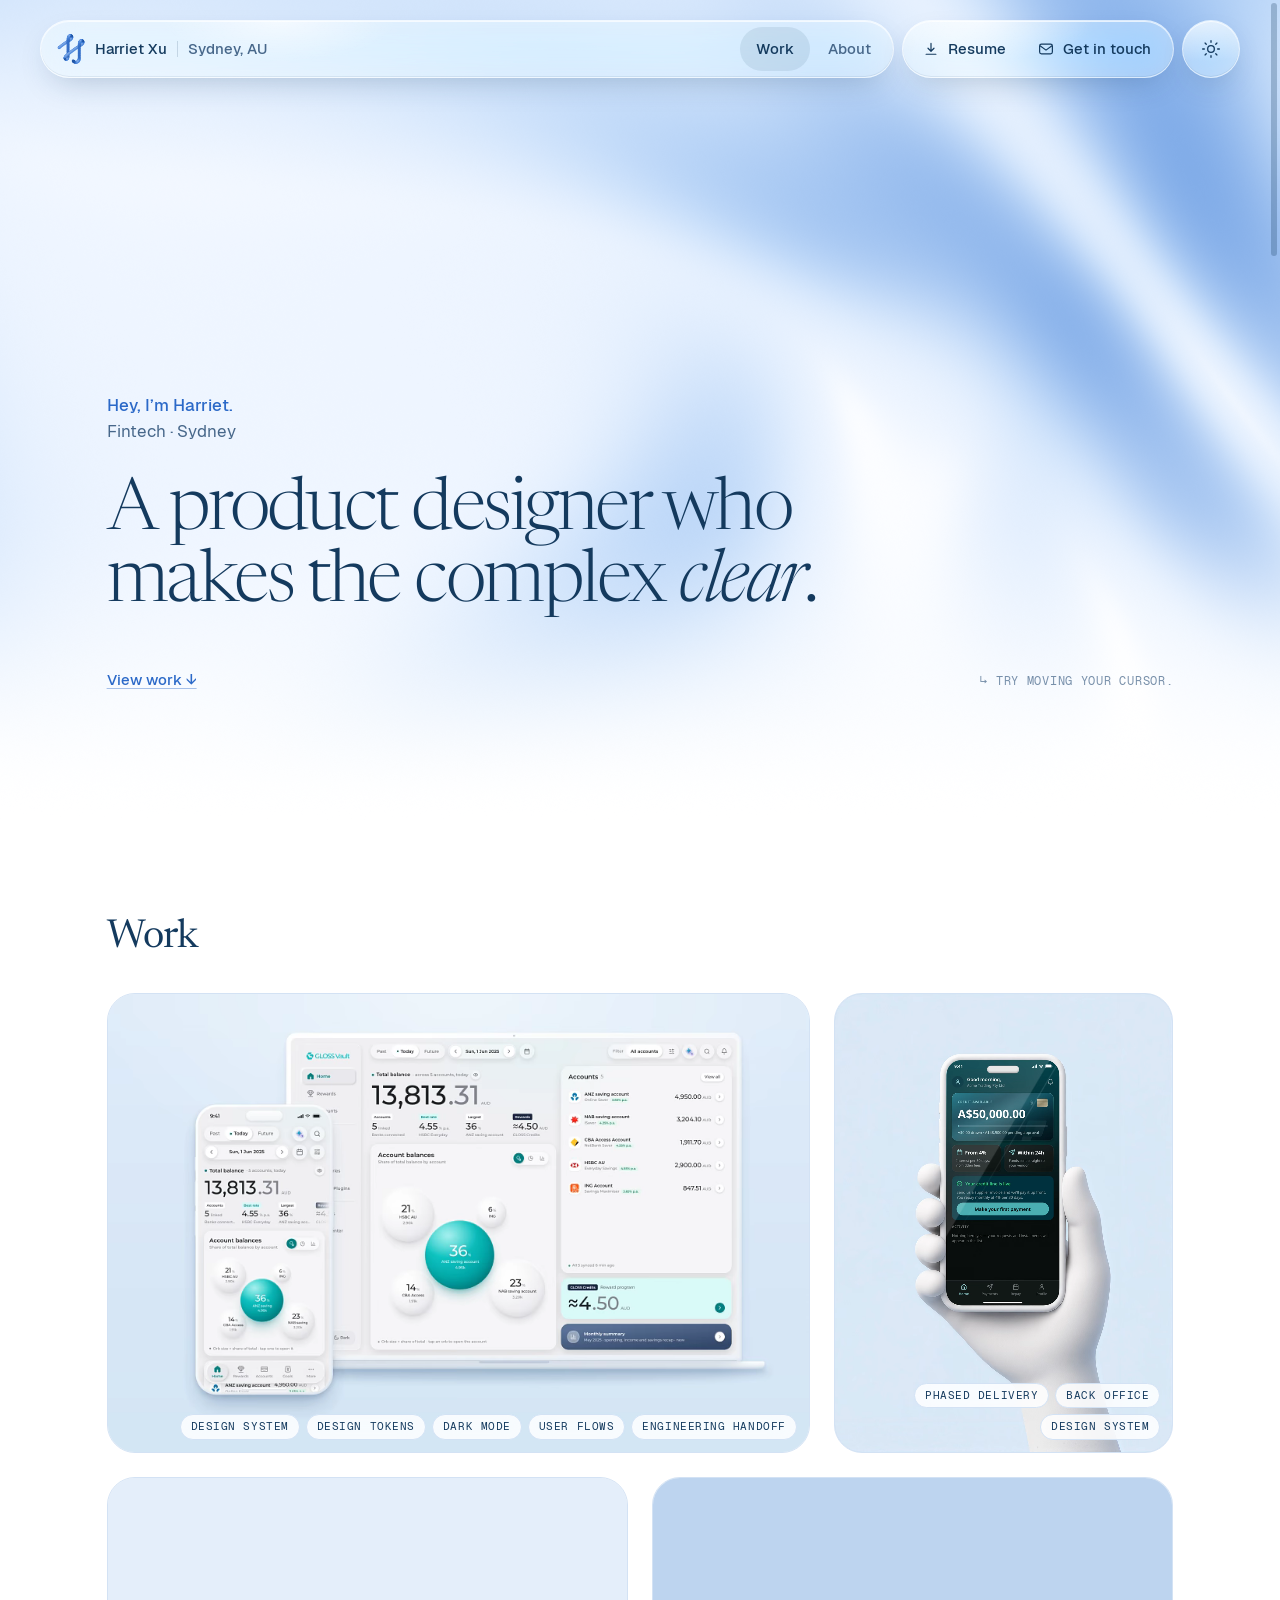
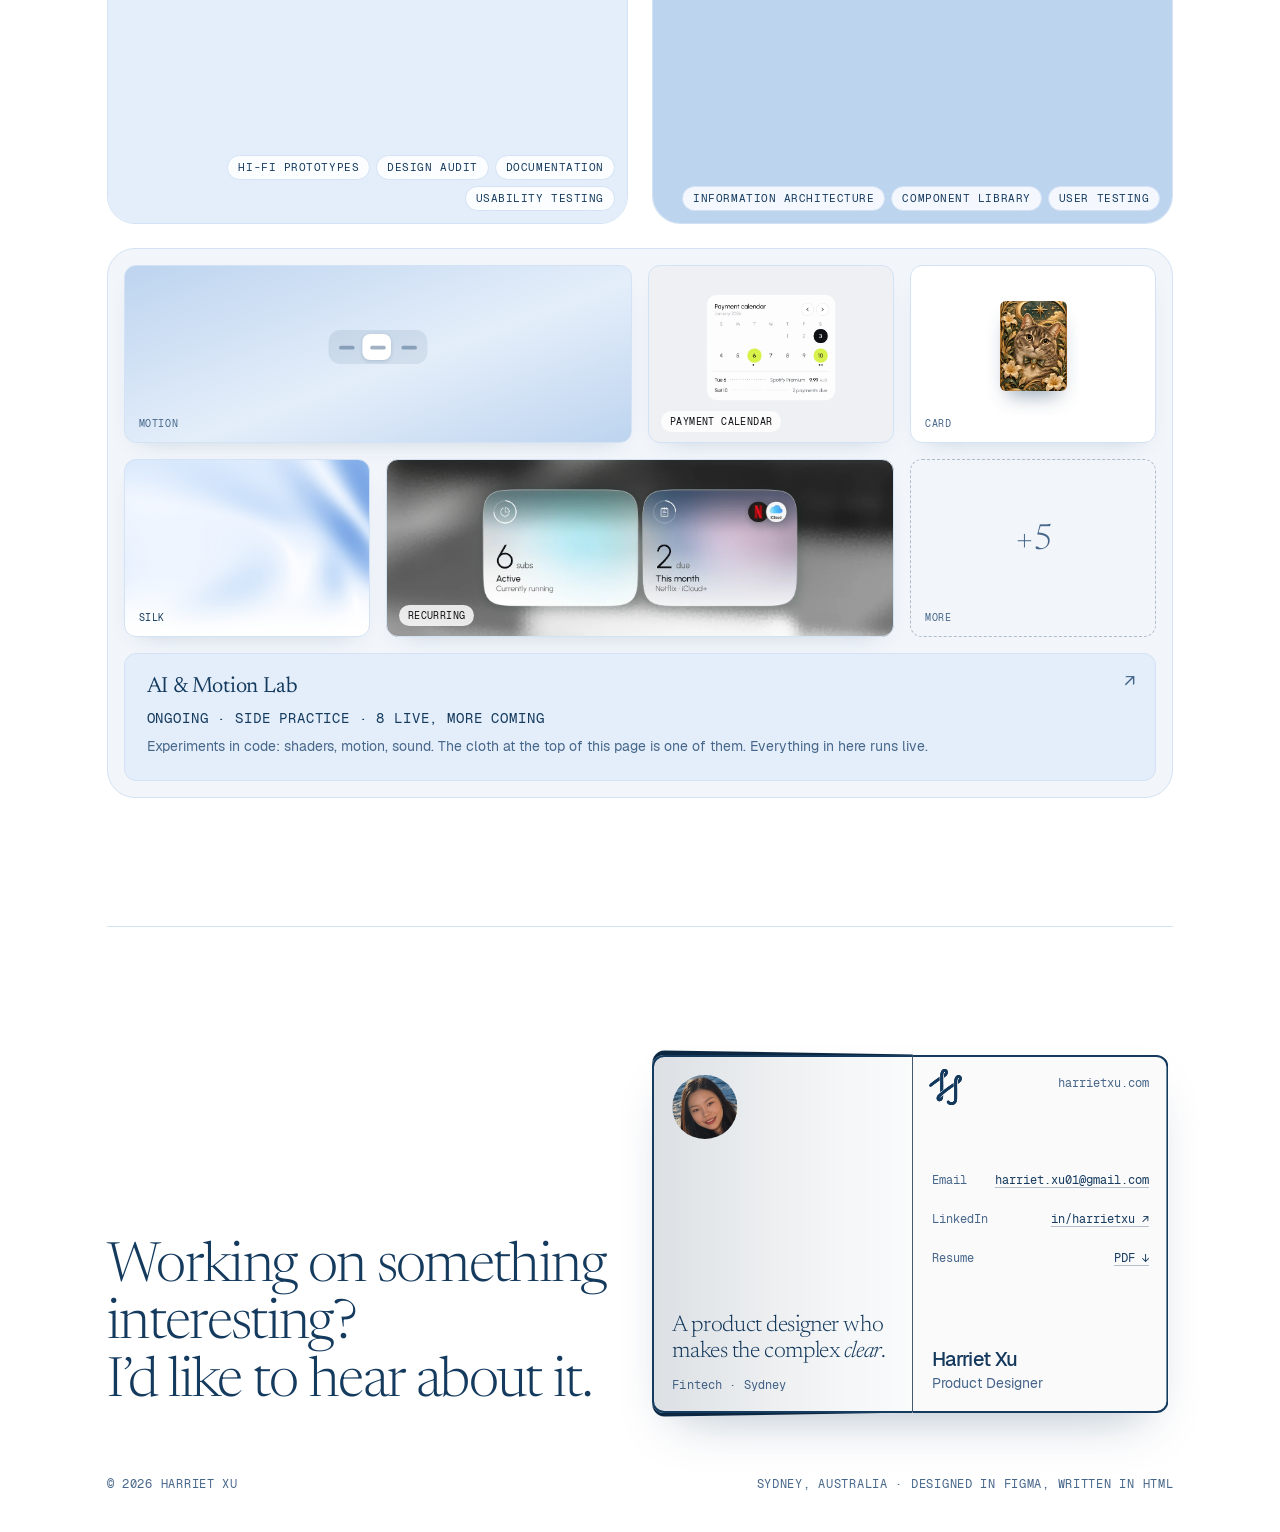
<file: index.html>
<!doctype html>
<html lang="en" data-theme="light">
<head>
<meta charset="utf-8">
<meta name="viewport" content="width=device-width, initial-scale=1">
<script>(function(){var l=location;if(l.protocol!=='file:'&&/\/index\.html$/.test(l.pathname))try{history.replaceState(history.state,'',l.pathname.slice(0,-10)+l.search+l.hash)}catch(e){}})()</script>
<title>Harriet Xu · Product designer</title>
<script>(function(){var l=location;if(l.protocol==='file:'||/^(localhost|127\.0\.0\.1|\[::1\])$/.test(l.hostname)||/[?&]slots=show\b/.test(l.search))document.documentElement.dataset.slots='show'})()</script>
<meta name="description" content="Harriet Xu is a product designer in Sydney working in fintech: personal finance and regulated B2B credit.">
<link rel="canonical" href="https://harrietxu.com/">
<meta property="og:type" content="website">
<meta property="og:site_name" content="Harriet Xu">
<meta property="og:title" content="Harriet Xu · Product designer">
<meta property="og:description" content="Harriet Xu is a product designer in Sydney working in fintech: personal finance and regulated B2B credit.">
<meta property="og:url" content="https://harrietxu.com/">
<meta property="og:image" content="https://harrietxu.com/assets/og/harriet-xu.jpg">
<meta property="og:image:width" content="1200">
<meta property="og:image:height" content="630">
<meta property="og:image:alt" content="Harriet Xu, product designer in Sydney: a product designer who makes the complex clear.">
<meta name="twitter:card" content="summary_large_image">
<script type="application/ld+json">{"@context":"https://schema.org","@type":"Person","name":"Harriet Xu","jobTitle":"Product Designer","url":"https://harrietxu.com/","image":"https://harrietxu.com/assets/og/harriet-xu.jpg","address":{"@type":"PostalAddress","addressLocality":"Sydney","addressCountry":"AU"},"sameAs":["https://www.linkedin.com/in/harrietxu"]}</script>
<script>(function(){var t;try{t=localStorage.getItem('theme')}catch(e){}document.documentElement.dataset.theme=t||(matchMedia('(prefers-color-scheme: dark)').matches?'dark':'light');document.documentElement.classList.add('js')})()</script>
<script>(function(){if(location.hash){var h=document.documentElement;h.style.scrollBehavior='auto';addEventListener('load',function(){requestAnimationFrame(function(){h.style.scrollBehavior=''})})}try{var p=JSON.parse(sessionStorage.getItem('pt')||'null');sessionStorage.removeItem('pt');if(p&&Date.now()-p.t<4000&&!matchMedia('(prefers-reduced-motion: reduce)').matches){document.documentElement.classList.add(p.h?'pt-hold':'pt-in');window.__pt=p}}catch(e){}})()</script>
<link rel="icon" href="assets/logo/favicon-32.png" sizes="32x32" type="image/png">
<link rel="icon" href="assets/logo/favicon-96.png" sizes="96x96" type="image/png">
<link rel="icon" href="assets/logo/favicon.svg" type="image/svg+xml">
<link rel="apple-touch-icon" href="assets/logo/apple-touch-icon.png">
<link rel="preload" href="assets/fonts/Geist-Medium.woff2" as="font" type="font/woff2" crossorigin>
<link rel="preload" href="assets/fonts/Geist-Regular.woff2" as="font" type="font/woff2" crossorigin>
<link rel="preload" href="assets/fonts/Newsreader-opsz.woff2" as="font" type="font/woff2" crossorigin>
<link rel="stylesheet" href="css/site.css">
<link rel="stylesheet" href="css/lab.css">
<link rel="stylesheet" href="css/ba.css">
<link rel="stylesheet" href="css/lab-motion.css">
<link rel="stylesheet" href="css/lab-credit.css">
<link rel="stylesheet" href="css/fold-card.css">
<script src="js/hx-mark.js"></script>
<style>
  html { scroll-behavior:smooth; }
  :root { --tile-glow:rgba(255,255,255,.55); } :root[data-theme="dark"] { --tile-glow:rgba(141,187,255,.14); }

  :root { --poster:url("assets/hero/hero-poster-light.jpg"); } :root[data-theme="dark"] { --poster:url("assets/hero/hero-poster-dark.jpg"); }
  .hero { position:relative; min-height:min(820px, 100svh); display:flex; flex-direction:column; justify-content:flex-end; gap:72px; padding:128px var(--gutter) 128px; overflow:hidden;
          background:var(--poster) center/cover no-repeat; }
  .hero canvas { position:absolute; inset:0; width:100%; height:100%; display:block; }
  .hero > :not(canvas) { position:relative; }
  .hero .who { display:none; align-items:center; gap:8px; font-weight:500; font-size:15px; } .hero .who .hx-mark { width:28px; height:28px; flex:none; }
  h1 { font:300 clamp(38px, 7.2vw, 72px)/1 Newsreader, Georgia, serif; letter-spacing:-.035em; margin:32px 0; text-wrap:balance; }
  h1 em { font-style:italic; }
  .hero .hello { display:grid; gap:2px; font-size:17px; line-height:1.4; }
  .hero .hello b { font-weight:500; color:var(--color-fg-accent); } .hero .hello span { color:var(--color-fg-secondary); }
  .lead { font-size:clamp(18px, 1.4vw, 20px); line-height:1.5; max-width:640px; }
  .cta { display:flex; gap:24px; margin-top:32px; font-weight:500; font-size:15px; }
  .hero .cta a { color:var(--color-fg-accent); text-decoration-color:color-mix(in srgb, currentColor 40%, transparent); } .hero .cta a:hover { text-decoration-color:currentColor; }
  .hero .cta { align-items:baseline; margin-top:48px;   } .hero .cta .hint { margin-left:auto; color:var(--color-fg-secondary); opacity:.72; }
  @media (hover:none) { .hint { display:none; } }

  @media (max-width:360px) { h1 { font-size:37px; } h1 br { display:none; } }
  @media (max-width:720px) { h1 br { display:none; } .hero { padding-top:24px; padding-bottom:168px; justify-content:space-between; } .hero > div { margin-block:auto; } .hero .who { display:flex; min-height:48px; } }

  .work { padding:96px var(--gutter) 128px; container-type:inline-size; }
  .work ~ .site-foot { margin-inline:var(--gutter); }
  .work h2 { font:400 40px/1.12 Newsreader, Georgia, serif; letter-spacing:-.02em; margin-bottom:32px; }
  .bento { display:grid; grid-template-columns:repeat(6, minmax(0, 1fr)); gap:24px;
           grid-template-rows:520px 392px auto;
           grid-template-rows:calc((100cqw - 48px) / 3 * 1.354) calc((100cqw - 24px) / 3) auto; }
  .tile { --r:28px; --mx:50%; --my:50%; position:relative; display:flex; flex-direction:column; min-width:0; border-radius:var(--r); corner-shape:squircle; overflow:hidden;     text-decoration:none; background:var(--color-bg-surface); border:1px solid var(--color-border-subtle);
          transition:transform .4s cubic-bezier(.2,.7,.2,1), box-shadow .4s cubic-bezier(.2,.7,.2,1), border-color .2s ease; }
  .tile.large { grid-column:1 / span 4; grid-row:1; } .tile.tall { grid-column:5 / span 2; grid-row:1; } .tile.small { grid-column:span 3; }
  .tile .media { flex:1; min-height:0; position:relative; display:grid; place-items:center; overflow:hidden; background:var(--color-bg-cover-1); } .tile.alt .media { background:var(--color-bg-cover-2); }
  .tile { --zoom:1; --focus:50% 50%; }
  .tile .cover { position:absolute; left:calc((100% - 100% * var(--zoom)) / 2); top:calc((100% - 100% * var(--zoom)) / 2); width:calc(100% * var(--zoom)); height:calc(100% * var(--zoom)); object-fit:cover; object-position:var(--focus); display:block; transition:transform .6s cubic-bezier(.2,.7,.2,1); }

  .tile .cap { padding:16px 20px 20px; display:grid; gap:4px; }
  .tile h3 { font:400 22px/1.26 Newsreader, Georgia, serif; letter-spacing:-.01em; } .tile.large h3 { font-size:28px; line-height:1.2; }
  .tile p { font-size:14px; line-height:1.57; color:var(--color-fg-secondary); } .tile .meta { color:var(--color-fg-primary); margin-top:4px; }
  .tile::after { content:""; position:absolute; inset:0; pointer-events:none; opacity:0; transition:opacity .3s ease; background:radial-gradient(260px circle at var(--mx) var(--my), var(--tile-glow), transparent 65%); }
  .tile .arrow { position:absolute; top:14px; right:14px; width:36px; height:36px; border-radius:50%; display:grid; place-items:center; background:var(--color-bg-page); border:1px solid var(--color-border-subtle); font-size:15px; opacity:0; transform:translate(-6px, 6px); transition:opacity .25s ease, transform .4s cubic-bezier(.2,.7,.2,1); }
  .tile.small .media { flex:0 0 46%; }
  :root { --ring:#8DBBFF; } :root[data-theme="dark"] { --ring:#3B78DC; }
  .tile.pic .media { flex:1; }
  .tile.pic .cap { --inset:8px; position:absolute; left:var(--inset); right:var(--inset); bottom:var(--inset); display:flex; align-items:flex-end; justify-content:space-between; gap:16px; padding:16px 16px 16px 20px;
                   border-radius:calc(var(--r) - var(--inset)); corner-shape:squircle;
                   background:var(--color-bg-surface); border:1px solid var(--color-border-subtle); box-shadow:0 16px 40px -20px var(--glass-shadow);
                   transition:opacity .25s ease, transform .4s cubic-bezier(.2,0,0,1); }
  .tile.pic h3 { font-size:20px; line-height:1.25; white-space:normal; } .tile.pic.large h3 { font-size:24px; line-height:1.2; }
  .tile.pic .txt { flex:1; display:grid; gap:8px; min-width:0; }
  .tile.pic .more { display:grid; gap:6px; min-width:0; }
  .tile.pic .meta { margin:0; }
  .tile.pic .desc { font-size:14px; line-height:1.5; color:var(--color-fg-secondary); max-width:52ch; text-wrap:pretty; }
  .tile.pic .cap .arrow { position:static; width:auto; height:auto; flex:none; opacity:1; transform:none; font-size:18px; line-height:1; background:none; color:var(--color-fg-primary); border:0; padding:0 2px 3px 0; transition:none; }
  .tile.pic .chips { position:absolute; left:12px; right:12px; bottom:12px; z-index:1; display:flex; flex-wrap:wrap; justify-content:flex-end; gap:6px; pointer-events:none; font-size:11px; line-height:1.2; letter-spacing:.05em;
                     transition:opacity .22s ease .12s, transform .4s cubic-bezier(.2,0,0,1) .12s; }
  .tile.pic .cap { z-index:2; } .tile::after { z-index:3; }
  .tile.pic .chips > span { display:inline-flex; align-items:center; padding:5px 10px; border-radius:999px; white-space:nowrap; color:var(--color-fg-primary);
                            background:color-mix(in srgb, var(--color-bg-page) 84%, transparent); border:1px solid var(--color-border-subtle);
                            -webkit-backdrop-filter:blur(12px) saturate(140%); backdrop-filter:blur(12px) saturate(140%); }
  @supports not ((backdrop-filter:blur(1px)) or (-webkit-backdrop-filter:blur(1px))) { .tile.pic .chips > span { background:var(--color-bg-page); } }
  .lab-block { --r:28px; --pad:16px; grid-column:1 / -1; display:grid; grid-template-columns:repeat(4, minmax(0, 1fr)); gap:var(--pad); padding:var(--pad);
               border-radius:var(--r); corner-shape:squircle; background:var(--color-bg-surface); border:1px solid var(--color-border-subtle); }
  .lab-block > a { position:relative; min-width:0; border-radius:calc(var(--r) - var(--pad)); corner-shape:squircle; text-decoration:none; color:inherit; border:1px solid var(--color-border-subtle);
                   transition:transform .4s cubic-bezier(.2,.7,.2,1), box-shadow .4s cubic-bezier(.2,.7,.2,1), border-color .2s ease; }
  .lab-block .spec { height:max(150px, 16.67cqw); width:auto; margin:0; flex:none; box-shadow:0 10px 24px -16px var(--glass-shadow); }
  .lab-block .spec.w2 { grid-column:span 2; }
  .lab-block .spec .lbl { left:14px; bottom:12px; }
  @media (min-width:721px) { .lab-block .spec > :not(.lbl):not(.n), .lab-block .spec::before { scale:1.3; } }
  @media (min-width:721px) {
    .lab-block .spec.card::before, .lab-block .spec.holo::before { scale:none; width:auto; margin-bottom:max(14px, 1.5cqw); }
    .lab-block .spec.card::before { height:max(75px, 8.4cqw); aspect-ratio:3 / 4; border-radius:6px; box-shadow:0 12px 20px -8px rgba(20,58,94,.45); }
    .lab-block .spec.holo::before { height:max(78px, 8.5cqw); aspect-ratio:2 / 3; border-radius:4px; box-shadow:0 12px 20px -8px rgba(120,60,20,.45); } }
  .lab-block .spec.more { background:none; box-shadow:none; border:1px dashed color-mix(in srgb, var(--color-fg-primary) 30%, transparent); color:var(--color-fg-secondary); }
  .lab-block .spec.more .n { font:300 36px/1 Newsreader, Georgia, serif; letter-spacing:-.02em; margin-bottom:14px; }
  .lab-block .spec.recurring { background:#8a8a8a url("assets/img/lab/colour-tiles-after.webp") 50% 50% / 111% auto no-repeat; }
  .lab-block .spec.recurring .lbl { left:12px; bottom:10px; padding:4px 9px; border-radius:999px; color:#0E1013; background:rgba(255,255,255,.84); letter-spacing:.04em; }
  @media (max-width:720px) { .lab-block .spec.recurring { background-size:cover; } }
  .lab-block .spec.calendar { background:#EEF0F3 url("assets/img/lab/colour-calendar-after.webp") 50% 20% / auto 88% no-repeat; }
  @media (max-width:720px) { .lab-block .spec.calendar { background-size:auto 80%; } }
  .lab-block .spec.calendar .lbl { left:12px; bottom:10px; padding:4px 9px; border-radius:999px; color:#0E1013; background:rgba(255,255,255,.84); letter-spacing:.04em; }
  .lab-intro { display:grid; grid-template-rows:auto auto 1fr; gap:6px; padding:20px 22px 22px; background:var(--color-bg-cover-1); }
  .lab-intro { grid-column:1 / -1; padding-right:60px; }
  .lab-block h3 { font:400 22px/1.26 Newsreader, Georgia, serif; letter-spacing:-.01em; }
  .lab-block p { font-size:14px; line-height:1.57; color:var(--color-fg-secondary); text-wrap:pretty; } .lab-block .meta { color:var(--color-fg-primary); }
  .lab-intro .arrow { position:absolute; top:18px; right:20px; font-size:18px; line-height:1; color:var(--color-fg-secondary); transition:transform .4s cubic-bezier(.2,.7,.2,1), color .2s ease; }
  .lab-block > a:focus-visible { outline:none; border-color:var(--ring); box-shadow:0 0 0 1px var(--ring); }
  @media (hover:hover) {
    .lab-block > a:hover, .lab-block > a:focus-visible { transform:translateY(-3px); border-color:var(--ring); box-shadow:0 0 0 1px var(--ring), 0 18px 36px -20px var(--glass-shadow); }
    .lab-intro:hover .arrow, .lab-intro:focus-visible .arrow { color:var(--color-fg-primary); transform:translate(2px, -2px); }
  }
  @media (prefers-reduced-motion: reduce) { .lab-block > a, .lab-intro .arrow { transition:none; } .lab-block > a:hover, .lab-block > a:focus-visible { transform:none; } }
  @media (max-width:720px) { .lab-block { --pad:12px; grid-template-columns:repeat(2, minmax(0, 1fr)); } .lab-block .spec, .lab-block .spec.w2 { grid-column:auto; height:auto; aspect-ratio:5/4; }
                             .lab-intro { padding-right:44px; } }
  @media (hover:hover) {
    .tile.pic:not(:hover):not(:focus-visible) .cap { opacity:0; transform:translateY(10px) scale(.98); }
    .tile.pic:hover .chips, .tile.pic:focus-visible .chips { opacity:0; transform:translateY(-4px); transition:opacity .14s ease, transform .3s cubic-bezier(.2,0,0,1); }
    .tile.pic:hover .cap, .tile.pic:focus-visible .cap { transition-delay:.06s; }
    .tile.pic:hover, .tile.pic:focus-visible { border-color:var(--ring); box-shadow:0 0 0 1px var(--ring), 0 22px 44px -22px var(--glass-shadow); }
  }
  @media (hover:hover) {
    .tile:hover, .tile:focus-visible { transform:translateY(-4px); box-shadow:0 22px 44px -22px var(--glass-shadow); border-color:var(--color-border-divider); }
    .tile:hover::after { opacity:1; } .tile:hover .arrow, .tile:focus-visible .arrow { opacity:1; transform:none; } .tile:hover .cover { transform:scale(1.03); }
  }
  @media (hover:none) {
    .tile, .lab-block > a { -webkit-tap-highlight-color:transparent; }
    .bento .tile:active, .bento .lab-block > a:active { transform:scale(.98); border-color:var(--ring); box-shadow:0 0 0 1px var(--ring); }
  }
  .js .reveal { opacity:0; translate:0 14px; } .js .reveal.in { opacity:1; translate:0 0; transition:opacity .7s ease var(--d, 0ms), translate .7s cubic-bezier(.2,.7,.2,1) var(--d, 0ms); }
  .js .tile.reveal.in { transition:opacity .7s ease var(--d, 0ms), translate .7s cubic-bezier(.2,.7,.2,1) var(--d, 0ms), transform .4s cubic-bezier(.2,.7,.2,1), box-shadow .4s cubic-bezier(.2,.7,.2,1), border-color .2s ease; }
  @media (prefers-reduced-motion: reduce) { html { scroll-behavior:auto; } .tile, .tile .cover, .tile .arrow, .tile .cap, .tile .chips { transition:none !important; } .tile:hover { transform:none; } .js .reveal { opacity:1; translate:none; } }
  @media (max-width:960px) {
    .bento { grid-template-columns:repeat(2, minmax(0, 1fr)); grid-template-rows:480px 290px 290px auto;
             grid-template-rows:calc((100cqw - 24px) / 2 * 1.3) calc((100cqw - 24px) / 2 * .8) calc((100cqw - 24px) / 2 * .8) auto; }
    .tile.large { grid-column:1 / -1; grid-row:1; } .tile.tall { grid-column:1; grid-row:2 / span 2; } .tile.small { grid-column:2; }
  }
  @media (max-width:720px) { .bento { grid-template-columns:minmax(0, 1fr); grid-template-rows:none; grid-auto-rows:auto; gap:16px; } .tile.large, .tile.tall, .tile.small { grid-column:auto; grid-row:auto; } .tile .media { flex:none; aspect-ratio:3/2; } .tile.pic.large .media { aspect-ratio:4/3; } .tile.pic .meta { white-space:normal; line-height:1.45; } .work { padding-bottom:96px; }
                             .tile.pic .cap { position:static; opacity:1 !important; transform:none !important; border:0; border-radius:0; box-shadow:none; padding:16px 20px 20px; } }
  @media (max-width:1100px) { .tile.pic .chips { gap:5px; font-size:10px; } .tile.pic .chips > span { padding:4px 9px; } }
  @media (hover:none) and (min-width:721px) { .tile.pic .chips { top:12px; bottom:auto; } }
  @media (max-width:720px) { .tile.pic .chips { position:static; order:1; justify-content:flex-start; padding:14px 20px 0; opacity:1 !important; transform:none !important; } .tile.pic .cap { order:2; padding-top:12px; } }

</style>
<script defer src="https://cloud.umami.is/script.js" data-website-id="10855bf3-f162-4343-8919-436283cce4f6" data-domains="harrietxu.com,www.harrietxu.com"></script>
</head>
<body>
<div class="nav">
  <div class="dock">
  <nav class="tabbar glass" aria-label="Main">
    <a class="brand" href="./"><span class="hx-mark" data-variant="silk" data-weight="11" aria-hidden="true"></span><span>Harriet Xu</span><span class="bar" aria-hidden="true"></span><span class="place">Sydney, AU</span></a>
    <div class="links"><a href="#work" aria-current="page">Work</a><a href="about.html">About</a></div>
  </nav>
  <div class="actions glass">
    <a href="assets/resume/Harriet-Xu-Product-Designer.pdf" target="_blank" rel="noopener"><svg viewBox="0 0 24 24" fill="none" stroke="currentColor" stroke-width="1.6" stroke-linecap="round" stroke-linejoin="round" aria-hidden="true"><path d="M12 4.5v10M8 11l4 4 4-4M5.5 19h13"/></svg><span>Resume</span></a>
    <a href="mailto:harriet.xu01@gmail.com?subject=Hello%20Harriet" data-contact><svg viewBox="0 0 24 24" fill="none" stroke="currentColor" stroke-width="1.6" stroke-linecap="round" stroke-linejoin="round" aria-hidden="true"><rect x="3.5" y="5.5" width="17" height="13" rx="2.5"/><path d="m4.5 8 7.5 5.5L19.5 8"/></svg><span>Get in touch</span></a>
  </div>
  </div>
  <button id="theme" class="mode glass" type="button" aria-label="Switch colour mode">
    <svg class="sun" viewBox="0 0 24 24" fill="none" stroke="currentColor" stroke-width="1.6" stroke-linecap="round" aria-hidden="true"><circle cx="12" cy="12" r="4"/><path d="M12 2v2M12 20v2M2 12h2M20 12h2M4.9 4.9l1.4 1.4M17.7 17.7l1.4 1.4M4.9 19.1l1.4-1.4M17.7 6.3l1.4-1.4"/></svg>
    <svg class="moon" viewBox="0 0 24 24" fill="none" stroke="currentColor" stroke-width="1.6" stroke-linecap="round" stroke-linejoin="round" aria-hidden="true"><path d="M20 14.5A8 8 0 0 1 9.5 4a8 8 0 1 0 10.5 10.5z"/></svg>
  </button>
</div>
<script>(function(){var m=document.querySelectorAll('.nav .hx-mark');if(window.__pt)m.forEach(function(n){n.dataset.draw='off'});if(window.HXMark)HXMark.init('.nav .hx-mark')})()</script>

<header class="hero" id="hero">
  <canvas id="silk" aria-hidden="true"></canvas>
  <p class="who" aria-hidden="true"><span class="hx-mark" data-variant="ink" data-weight="10"></span></p>
  <div>
    <p class="hello"><b>Hey, I’m Harriet.</b><span>Fintech · Sydney</span></p>
    <h1>A product designer who <br>makes the complex <em>clear</em>.</h1>
    <p class="cta"><a href="#work">View work ↓</a><span class="hint mono">↳ Try moving your cursor.</span></p>
  </div>
</header>

<section class="work" id="work">
  <h2 class="reveal">Work</h2>
  <div class="bento">
    <a data-cursor="Read case study" class="tile pic large reveal" href="gloss-vault.html" style="--d:0ms"><span class="media"><video class="cover" muted loop playsinline preload="metadata" poster="assets/img/work/gloss-vault/cover.jpg" width="1800" height="1200" aria-hidden="true" disablepictureinpicture><source src="assets/video/work/gloss-vault/cover.mp4" type="video/mp4" media="(min-resolution: 1.5dppx)"><source src="assets/video/work/gloss-vault/cover.webm" type="video/webm" media="(min-resolution: 1.5dppx)"><source src="assets/video/work/gloss-vault/cover-1x.mp4" type="video/mp4"><source src="assets/video/work/gloss-vault/cover-1x.webm" type="video/webm"></video></span><span class="cap"><span class="txt"><h3>GLOSS Vault</h3><span class="more"><span class="mono meta">Ironfly · 2024–now · Sole designer</span><span class="desc">An Australian personal-finance vault. 15+ features across desktop and mobile, light and dark, handed off to the engineering team.</span></span></span><span class="arrow" aria-hidden="true">↗</span></span><span class="chips mono"><span>Design system</span><span>Design tokens</span><span>Dark mode</span><span>User flows</span><span>Engineering handoff</span></span></a>
    <a data-cursor="Read case study" class="tile pic tall alt reveal" href="b2b-pay-later.html" style="--d:80ms; --focus:50% 18%"><span class="media"><video class="cover" muted loop playsinline preload="metadata" poster="assets/img/work/b2b-pay-later/cover.jpg" width="1086" height="1448" aria-hidden="true" disablepictureinpicture><source src="assets/video/work/b2b-pay-later/cover.mp4" type="video/mp4"><source src="assets/video/work/b2b-pay-later/cover.webm" type="video/webm"></video></span><span class="cap"><span class="txt"><h3>B2B pay-later app</h3><span class="more"><span class="mono meta">Client project · 2026 · name withheld</span><span class="desc">From PRD to 110+ dev-ready screens, with KYB cut from six steps to two.</span></span></span><span class="arrow" aria-hidden="true">↗</span></span><span class="chips mono"><span>Phased delivery</span><span>Back office</span><span>Design system</span></span></a>
    <a data-cursor="View project" class="tile pic small cogniss reveal" href="cogniss.html" style="--d:140ms"><span class="media"><img class="cover" src="assets/img/work/cogniss/cover.jpg" width="2000" height="1360" alt="" loading="lazy" decoding="async"></span><span class="cap"><span class="txt"><h3>Cogniss</h3><span class="more"><span class="mono meta">2024 · Product design intern</span><span class="desc">Prototype discussions with the team, high-fidelity prototypes, design audits, product documentation and usability tests.</span></span></span><span class="arrow" aria-hidden="true">↗</span></span><span class="chips mono"><span>Hi-fi prototypes</span><span>Design audit</span><span>Documentation</span><span>Usability testing</span></span></a>
    <a data-cursor="View project" class="tile pic small alt reveal" href="bilibili-live.html" style="--d:200ms; --zoom:1.3; --focus:44% 50%"><span class="media"><img class="cover" src="assets/img/work/bilibili-live/cover.jpg" width="2000" height="1575" alt="" loading="lazy" decoding="async"></span><span class="cap"><span class="txt"><h3>bilibili</h3><span class="more"><span class="mono meta">2021 · UI/UX intern</span><span class="desc">An iterative redesign of bilibili’s streamer app: a shorter path to going live, a regrouped dashboard, and a component library the team shared.</span></span></span><span class="arrow" aria-hidden="true">↗</span></span><span class="chips mono"><span>Information architecture</span><span>Component library</span><span>User testing</span></span></a>
    <div class="lab-block reveal" style="--d:0ms">
      <a class="spec motion w2" href="#lab" aria-haspopup="dialog" aria-controls="lab" data-go="motion" data-cursor="Try it live" aria-label="Motion, open in the AI Lab"><span class="ms" aria-hidden="true"><span class="th"></span><i></i><i></i><i></i></span><span class="mono lbl" aria-hidden="true">Motion</span></a>
      <a class="spec calendar" href="#lab" aria-haspopup="dialog" aria-controls="lab" data-go="colour-calendar" data-cursor="Before / after" aria-label="Payment calendar, before and after, open in the AI Lab"><span class="mono lbl" aria-hidden="true">Payment calendar</span></a>
      <a class="spec card" href="#lab" aria-haspopup="dialog" aria-controls="lab" data-go="card" data-cursor="Try it live" aria-label="Card, open in the AI Lab"><span class="mono lbl" aria-hidden="true">Card</span></a>
      <a class="spec silk" href="#lab" aria-haspopup="dialog" aria-controls="lab" data-go="silk" data-cursor="Try it live" aria-label="Silk, open in the AI Lab"><span class="mono lbl" aria-hidden="true">Silk</span></a>
      <a class="spec recurring w2" href="#lab" aria-haspopup="dialog" aria-controls="lab" data-go="colour-tiles" data-cursor="Before / after" aria-label="Recurring, diffused-light cards, open in the AI Lab"><span class="mono lbl" aria-hidden="true">Recurring</span></a>
      <a class="spec more" href="#lab" aria-haspopup="dialog" aria-controls="lab" data-go="holo" data-more data-cursor="See the rest" aria-label="5 more experiments, open in the AI Lab"><span class="n" aria-hidden="true">+5</span><span class="mono lbl" aria-hidden="true">More</span></a>
      <a class="lab-intro" href="#lab" aria-haspopup="dialog" aria-controls="lab" data-cursor="Visit the lab"><h3>AI &amp; Motion Lab</h3><p class="mono meta">Ongoing · Side practice · 8 live, more coming</p><p>Experiments in code: shaders, motion, sound. The cloth at the top of this page is one of them. Everything in here runs live.</p><span class="arrow" aria-hidden="true">↗</span></a>
    </div>
  </div>
</section>

<div class="lab-overlay" id="lab" hidden>
  <div class="lab-back"></div>
  <section class="lab-sheet" role="dialog" aria-modal="true" aria-labelledby="lab-title" tabindex="-1">
    <button class="lab-close" type="button" aria-label="Close the lab"><svg viewBox="0 0 24 24" fill="none" stroke="currentColor" stroke-width="1.6" stroke-linecap="round" aria-hidden="true"><path d="M6 6l12 12M18 6L6 18"/></svg></button>
    <header class="lab-head">
      <p class="mono kicker">AI &amp; Motion Lab · Ongoing side practice</p>
      <h2 id="lab-title">Experiments in code</h2>
      <p class="lead">Shaders, motion, sound. Everything marked <b>live</b> is running right here on this page, not a recording. Move across it, click it.</p>
    </header>
    <div class="lab-grid">
      <article class="lab-card wide" data-exp="motion" style="--d:0ms">
        <div class="media">
          <div class="stage motion">
            <span class="mo-orb a" aria-hidden="true"></span><span class="mo-orb b" aria-hidden="true"></span><span class="mo-orb c" aria-hidden="true"></span>
            <div class="mo-side">
              <div class="mo-tabs lg" role="group" aria-label="Scenarios">
                <button type="button" data-s="toggle" aria-pressed="true"><span class="no">S02</span>Toggle thumb</button>
                <button type="button" data-s="stagger" aria-pressed="false"><span class="no">S04</span>List entrance</button>
                <button type="button" data-s="swipe" aria-pressed="false"><span class="no">S06</span>Swipe row</button>
                <button type="button" data-s="pull" aria-pressed="false"><span class="no">S07</span>Pull to refresh</button>
                <button type="button" data-s="toast" aria-pressed="false"><span class="no">S13</span>Toast</button>
                <button type="button" data-s="modal" aria-pressed="false"><span class="no">S14</span>Modal</button>
                <button type="button" data-s="sheet" aria-pressed="false"><span class="no">S15</span>Bottom sheet</button>
                <button type="button" data-s="reorder" aria-pressed="false"><span class="no">S16</span>Drag to reorder</button>
                <button type="button" data-s="credit" aria-pressed="false"><span class="no">A1</span>Credit card</button>
              </div>
            </div>
            <div class="mo-view">
              <div class="mo-panel lg">

                <div class="mo-scr is-on" data-s="toggle">
                  <div class="mo-col">
                    <p class="mo-t">Add transaction</p>
                    <div class="mo-seg lg" role="group" aria-label="When"><span class="th" aria-hidden="true"></span><button type="button" aria-pressed="true">Past</button><button type="button" aria-pressed="false">Today</button><button type="button" aria-pressed="false">Future</button></div>
                    <div class="mo-field"><div class="fg"><div class="k">Date</div><div class="v">A day that has passed: pick it</div></div><div class="fg"><div class="k">Amount</div><div class="v">A$ 18.20</div></div><div class="fg"><div class="k">Category</div><div class="v">Food &amp; drink</div></div></div>
                    <div class="mo-foot"><button class="mo-btn" type="button">Add transaction</button></div>
                  </div>
                </div>

                <div class="mo-scr" data-s="stagger">
                  <div class="mo-col">
                    <p class="mo-t">Accounts<small>Cards arrive one after another, on first load only</small></p>
                    <ul class="mo-list mo-acc">
                      <li class="mo-row fg"><span class="ic"><svg viewBox="0 0 24 24" fill="none" stroke="currentColor" stroke-width="1.8" stroke-linecap="round"><path d="M4 9h16M4 9l8-5 8 5M6 9v8M10 9v8M14 9v8M18 9v8M3 19h18"/></svg></span><span class="nm">ANZ Saver<small>3.65% p.a.</small></span><span class="am">4,950.00</span></li>
                      <li class="mo-row fg"><span class="ic"><svg viewBox="0 0 24 24" fill="none" stroke="currentColor" stroke-width="1.8" stroke-linecap="round"><path d="M4 9h16M4 9l8-5 8 5M6 9v8M10 9v8M14 9v8M18 9v8M3 19h18"/></svg></span><span class="nm">NAB Saver<small>4.25% p.a.</small></span><span class="am">3,204.10</span></li>
                      <li class="mo-row fg"><span class="ic"><svg viewBox="0 0 24 24" fill="none" stroke="currentColor" stroke-width="1.8" stroke-linecap="round"><rect x="3" y="6" width="18" height="12" rx="2"/><path d="M3 10h18"/></svg></span><span class="nm">CBA Access<small>Everyday</small></span><span class="am">1,911.70</span></li>
                      <li class="mo-row fg"><span class="ic"><svg viewBox="0 0 24 24" fill="none" stroke="currentColor" stroke-width="1.8" stroke-linecap="round"><path d="M4 9h16M4 9l8-5 8 5M6 9v8M10 9v8M14 9v8M18 9v8M3 19h18"/></svg></span><span class="nm">HSBC AU<small>4.55% p.a.</small></span><span class="am">2,900.00</span></li>
                      <li class="mo-row fg"><span class="ic"><svg viewBox="0 0 24 24" fill="none" stroke="currentColor" stroke-width="1.8" stroke-linecap="round"><rect x="3" y="7" width="18" height="12" rx="3"/><path d="M15 13h3"/></svg></span><span class="nm">Cash<small>Wallet</small></span><span class="am">240.00</span></li>
                    </ul>
                    <div class="mo-foot"><button class="mo-btn ghost" type="button" data-replay>Play it again</button></div>
                  </div>
                </div>

                <div class="mo-scr" data-s="swipe">
                  <div class="mo-col">
                    <p class="mo-t">Transactions<small>Today</small></p>
                    <ul class="mo-list">
                      <li class="mo-srow"><span class="bg" aria-hidden="true">Delete</span><div class="fx mo-row fg"><span class="ic"><svg viewBox="0 0 24 24" fill="none" stroke="currentColor" stroke-width="1.8" stroke-linecap="round"><path d="M5 11h14l-1 9H6zM8 11V7a4 4 0 0 1 8 0v4"/></svg></span><span class="nm">Lunch<small>Food &amp; drink</small></span><span class="am neg">−A$ 18.20</span></div></li>
                      <li class="mo-srow"><span class="bg" aria-hidden="true">Delete</span><div class="fx mo-row fg"><span class="ic"><svg viewBox="0 0 24 24" fill="none" stroke="currentColor" stroke-width="1.8" stroke-linecap="round"><path d="M4 15l2-6h12l2 6M4 15v3h3v-3M17 15v3h3v-3M4 15h16"/></svg></span><span class="nm">Taxi<small>Transport</small></span><span class="am neg">−A$ 24.90</span></div></li>
                      <li class="mo-srow"><span class="bg" aria-hidden="true">Delete</span><div class="fx mo-row fg"><span class="ic"><svg viewBox="0 0 24 24" fill="none" stroke="currentColor" stroke-width="1.8" stroke-linecap="round"><rect x="3" y="5" width="18" height="14" rx="2"/><path d="M3 9h18M8 5v14M16 5v14"/></svg></span><span class="nm">Cinema<small>Going out</small></span><span class="am neg">−A$ 32.00</span></div></li>
                      <li class="mo-srow"><span class="bg" aria-hidden="true">Delete</span><div class="fx mo-row fg"><span class="ic"><svg viewBox="0 0 24 24" fill="none" stroke="currentColor" stroke-width="1.8" stroke-linecap="round"><path d="M6 6h15l-1.5 8h-12zM6 6L5 3H2M9 20a1 1 0 1 0 0-2 1 1 0 0 0 0 2zM17 20a1 1 0 1 0 0-2 1 1 0 0 0 0 2z"/></svg></span><span class="nm">Groceries<small>Home</small></span><span class="am neg">−A$ 64.35</span></div></li>
                      <li class="mo-srow"><span class="bg" aria-hidden="true">Delete</span><div class="fx mo-row fg"><span class="ic"><svg viewBox="0 0 24 24" fill="none" stroke="currentColor" stroke-width="1.8" stroke-linecap="round"><path d="M5 9h11v6a4 4 0 0 1-4 4H9a4 4 0 0 1-4-4zM16 10h2a2 2 0 0 1 0 4h-2M4 21h13"/></svg></span><span class="nm">Coffee<small>Food &amp; drink</small></span><span class="am neg">−A$ 5.50</span></div></li>
                    </ul>
                  </div>
                </div>

                <div class="mo-scr" data-s="pull">
                  <div class="mo-col">
                    <p class="mo-t">Accounts<small>Pull to fetch all data</small></p>
                    <div class="mo-ptr">
                      <span class="spin" aria-hidden="true"></span>
                      <ul class="mo-list body">
                        <li class="mo-row fg"><span class="ic"><svg viewBox="0 0 24 24" fill="none" stroke="currentColor" stroke-width="1.8" stroke-linecap="round"><path d="M4 9h16M4 9l8-5 8 5M6 9v8M10 9v8M14 9v8M18 9v8M3 19h18"/></svg></span><span class="nm">Savings</span><span class="am">A$ 12,301.50</span></li>
                        <li class="mo-row fg"><span class="ic"><svg viewBox="0 0 24 24" fill="none" stroke="currentColor" stroke-width="1.8" stroke-linecap="round"><rect x="3" y="7" width="18" height="12" rx="3"/><path d="M15 13h3"/></svg></span><span class="nm">Cash</span><span class="am">A$ 240.00</span></li>
                        <li class="mo-row fg"><span class="ic"><svg viewBox="0 0 24 24" fill="none" stroke="currentColor" stroke-width="1.8" stroke-linecap="round"><rect x="3" y="6" width="18" height="12" rx="2"/><path d="M3 10h18"/></svg></span><span class="nm">Credit card</span><span class="am neg">−A$ 1,033.20</span></li>
                        <li class="mo-row fg"><span class="ic"><svg viewBox="0 0 24 24" fill="none" stroke="currentColor" stroke-width="1.8" stroke-linecap="round"><path d="M12 3v18M7 8l5-5 5 5M5 21h14"/></svg></span><span class="nm">Super</span><span class="am">A$ 44,120.00</span></li>
                        <li class="mo-row fg"><span class="ic"><svg viewBox="0 0 24 24" fill="none" stroke="currentColor" stroke-width="1.8" stroke-linecap="round"><path d="M12 21s-7-4.5-7-10a7 7 0 0 1 14 0c0 5.5-7 10-7 10z"/><circle cx="12" cy="11" r="2.5"/></svg></span><span class="nm">Holiday fund</span><span class="am">A$ 1,000.00</span></li>
                      </ul>
                    </div>
                  </div>
                </div>

                <div class="mo-scr" data-s="toast">
                  <div class="mo-col">
                    <p class="mo-t">Edit account</p>
                    <div class="mo-inp"><div class="fg"><div class="k">Account name</div><div class="v">Holiday fund</div></div><div class="fg"><div class="k">Currency</div><div class="v">AUD · Australian dollar</div></div><div class="fg"><div class="k">Colour</div><div class="v">Ocean</div></div></div>
                    <div class="mo-foot up"><button class="mo-btn" type="button" data-fire>Save</button></div>
                  </div>
                  <div class="mo-toast fg" role="status" aria-live="polite"><span class="ok" aria-hidden="true"><svg viewBox="0 0 12 12" fill="none" stroke="currentColor" stroke-width="1.8" stroke-linecap="round" stroke-linejoin="round"><path d="M2.5 6.5l2.5 2.5 4.5-5"/></svg></span>Saved</div>
                </div>

                <div class="mo-scr" data-s="modal">
                  <div class="mo-col">
                    <p class="mo-t">Contacts</p>
                    <ul class="mo-list">
                      <li class="mo-row fg"><span class="ic"><svg viewBox="0 0 24 24" fill="none" stroke="currentColor" stroke-width="1.8" stroke-linecap="round"><circle cx="12" cy="8" r="4"/><path d="M4 21a8 8 0 0 1 16 0"/></svg></span><span class="nm">Mia Chen<small>Pays you back for dinners</small></span></li>
                      <li class="mo-row fg"><span class="ic"><svg viewBox="0 0 24 24" fill="none" stroke="currentColor" stroke-width="1.8" stroke-linecap="round"><circle cx="12" cy="8" r="4"/><path d="M4 21a8 8 0 0 1 16 0"/></svg></span><span class="nm">Tom Reilly<small>Rent, split three ways</small></span></li>
                    </ul>
                    <div class="mo-foot"><button class="mo-btn ghost" type="button" data-open>Remove Mia</button></div>
                  </div>
                  <div class="mo-scrim" aria-hidden="true"><div class="mo-modal lg" role="dialog"><h4>Remove contact?</h4><p>Mia Chen leaves your contacts. This can’t be undone.</p><div class="acts"><button class="mo-btn ghost" type="button" data-close>Cancel</button><button class="mo-btn" type="button" data-close>Remove</button></div></div></div>
                </div>

                <div class="mo-scr" data-s="sheet">
                  <div class="mo-col">
                    <p class="mo-t">Accounts</p>
                    <ul class="mo-list">
                      <li class="mo-row fg"><span class="ic"><svg viewBox="0 0 24 24" fill="none" stroke="currentColor" stroke-width="1.8" stroke-linecap="round"><path d="M4 9h16M4 9l8-5 8 5M6 9v8M10 9v8M14 9v8M18 9v8M3 19h18"/></svg></span><span class="nm">Savings</span><span class="am">A$ 12,301.50</span></li>
                      <li class="mo-row fg"><span class="ic"><svg viewBox="0 0 24 24" fill="none" stroke="currentColor" stroke-width="1.8" stroke-linecap="round"><rect x="3" y="7" width="18" height="12" rx="3"/><path d="M15 13h3"/></svg></span><span class="nm">Cash</span><span class="am">A$ 240.00</span></li>
                    </ul>
                    <div class="mo-foot"><button class="mo-btn" type="button" data-open>＋ Create a new account</button></div>
                  </div>
                  <div class="mo-sw" aria-hidden="true">
                    <span class="sc"></span>
                    <div class="mo-sheet lg" role="dialog">
                      <span class="handle" aria-hidden="true"></span>
                      <div class="hd"><button class="back" type="button" aria-label="Back"><svg viewBox="0 0 24 24" fill="none" stroke="currentColor" stroke-width="2" stroke-linecap="round" stroke-linejoin="round"><path d="M15 5l-7 7 7 7"/></svg></button><span class="ttl">Create a new account</span></div>
                      <div class="win"><div class="track">
                        <div class="step"><div class="fg"><div class="k">Institution / bank *</div><div class="v">ANZ</div></div><div class="fg"><div class="k">Currency *</div><div class="v">AUD · Australian dollar</div></div><div class="acts"><button class="mo-btn" type="button" data-next>Next</button></div></div>
                        <div class="step"><div class="fg"><div class="k">Opening balance *</div><div class="v">A$ 1,000.00</div></div><div class="fg"><div class="k">Date</div><div class="v">24 Sep 2026</div></div><div class="acts"><button class="mo-btn ghost" type="button" data-close>Cancel</button><button class="mo-btn" type="button" data-close>Save</button></div></div>
                      </div></div>
                    </div>
                  </div>
                </div>

                <div class="mo-scr" data-s="reorder">
                  <div class="mo-col">
                    <p class="mo-t">Edit navigation<small>Home stays first</small></p>
                    <ul class="mo-list mo-rl">
                      <li class="mo-row fg lock"><span class="grip" aria-hidden="true"><svg viewBox="0 0 12 14" fill="currentColor"><circle cx="3.5" cy="2" r="1.4"/><circle cx="8.5" cy="2" r="1.4"/><circle cx="3.5" cy="7" r="1.4"/><circle cx="8.5" cy="7" r="1.4"/><circle cx="3.5" cy="12" r="1.4"/><circle cx="8.5" cy="12" r="1.4"/></svg></span><span class="nm">Home</span><span class="tag">Locked</span></li>
                      <li class="mo-row fg"><span class="grip" aria-label="Drag to reorder"><svg viewBox="0 0 12 14" fill="currentColor"><circle cx="3.5" cy="2" r="1.4"/><circle cx="8.5" cy="2" r="1.4"/><circle cx="3.5" cy="7" r="1.4"/><circle cx="8.5" cy="7" r="1.4"/><circle cx="3.5" cy="12" r="1.4"/><circle cx="8.5" cy="12" r="1.4"/></svg></span><span class="nm">Accounts</span></li>
                      <li class="mo-row fg"><span class="grip" aria-label="Drag to reorder"><svg viewBox="0 0 12 14" fill="currentColor"><circle cx="3.5" cy="2" r="1.4"/><circle cx="8.5" cy="2" r="1.4"/><circle cx="3.5" cy="7" r="1.4"/><circle cx="8.5" cy="7" r="1.4"/><circle cx="3.5" cy="12" r="1.4"/><circle cx="8.5" cy="12" r="1.4"/></svg></span><span class="nm">Transactions</span></li>
                      <li class="mo-row fg"><span class="grip" aria-label="Drag to reorder"><svg viewBox="0 0 12 14" fill="currentColor"><circle cx="3.5" cy="2" r="1.4"/><circle cx="8.5" cy="2" r="1.4"/><circle cx="3.5" cy="7" r="1.4"/><circle cx="8.5" cy="7" r="1.4"/><circle cx="3.5" cy="12" r="1.4"/><circle cx="8.5" cy="12" r="1.4"/></svg></span><span class="nm">Budget</span></li>
                    </ul>
                  </div>
                </div>

                <div class="mo-scr" data-s="credit">
                  <div class="mo-col">
                    <p class="mo-t">Rewards<small>The balance rolls like a counter; the card catches the light</small></p>
                    <div class="cc lg" aria-label="Gold credits card">
                      <span class="waves" aria-hidden="true"></span><span class="glare" aria-hidden="true"><span class="beam"></span></span>
                      <p class="lbl">Gold credits</p>
                      <div class="val"><span class="odo" aria-live="polite" aria-label="3,200"></span><span class="unit">CrG</span></div>
                      <p class="sub"><span class="k">Last change</span><span class="v">just now</span></p>
                    </div>
                    <div class="cc-acts"><button class="mo-btn" type="button" data-d="250"><b>+250</b><small>earned</small></button><button class="mo-btn" type="button" data-d="25000"><b>+25,000</b><small>added</small></button><button class="mo-btn ghost" type="button" data-d="-25000"><b>−25,000</b><small>redeemed</small></button></div>
                  </div>
                </div>

              </div>
            </div>
          </div>
          <span class="mono chip">Live · CSS + pointer events</span><span class="mono hint">Tap a segment, try 1 to 3</span>
        </div>
        <div class="cap">
          <h3>Motion scenarios</h3>
          <p>Nine interaction patterns from the motion spec I wrote for the GLOSS Vault design system, among them a toggle, a toast, a sheet, a swipe and a rolling balance. Each runs here at exactly the duration and curve the spec gives it, re-dressed in frosted and liquid glass. Pick one and try it.</p>
          <p class="mono meta">2026 · GLOSS DS 2.1 · eight durations, six curves</p>
          <div class="mo-spec"><p class="mo-name"></p><p class="mo-note"></p><p class="mono mo-meta"></p></div>
        </div>
      </article>
      <article class="lab-card" data-exp="card" style="--d:60ms">
        <div class="media"><div class="stage card"><div class="card-3d"><img class="card-shade" src="assets/img/lab/card-col.webp" alt="" aria-hidden="true" decoding="async" loading="lazy"><div class="card-disc"><img class="card-art" src="assets/img/lab/card-col.webp" alt="An Art Nouveau relief card of Xiaxia: a grey tabby in a bow tie among lilies, under a crescent moon and a star" width="543" height="724" decoding="async" loading="lazy"><canvas aria-hidden="true"></canvas></div></div></div><span class="mono chip">Live · WebGL</span><span class="mono hint">Move across it</span></div>
        <div class="cap"><div class="cap-head"><h3>Card</h3><a class="mono dl" href="assets/lab/relief-card.md" download="relief-card.md">Download the skill ↓</a></div><p>Xiaxia is the cat I love most. She’s a friend’s cat, and she stays with me three or four months a year. Move your cursor: a small lamp follows it, and the gold and fur shine where it falls. I packaged the whole process as a reusable Claude skill: it checks the picture, writes the prompt for the relief and its three maps, and sets up the lighting. Download it above.</p><p class="mono meta">2026 · WebGL · four maps, one fragment shader</p></div>
      </article>
      <article class="lab-card" data-exp="holo" style="--d:120ms">
        <div class="media"><button class="stage holo" type="button" aria-pressed="false" aria-label="Turn the card over"><img class="holo-poster" src="assets/img/lab/holo-poster.webp" alt="A holographic trading card of Kari: a girl with cat ears and long green hair, a burning card in her hand and a crescent moon behind her, inside an ornate gold frame" width="480" height="720" decoding="async" loading="lazy"></button><span class="mono chip">Live · WebGL</span><span class="mono hint">Move across it · click to flip</span></div>
        <div class="cap"><h3>Holo card</h3><p>Kari, an original character of mine, as a holographic trading card. The picture is five layers: the background, Kari, the sparks, her line art and the gold frame. They sit at different depths, so as the card tilts they slide past one another while the frame stays put. The rainbow foil isn’t painted on: it is worked out from the angle you look at it from, so it moves when you do. Built as a Blender scene, exported as real card geometry and lit again in the browser. Click it to turn it over.</p><p class="mono meta">2026 · Blender → Three.js · five layers, one foil</p></div>
      </article>
      <article class="lab-card" data-exp="silk" style="--d:180ms">
        <div class="media"><div class="stage silk"></div><span class="mono chip">Live · WebGL</span><span class="mono hint">Move across it</span></div>
        <div class="cap"><h3>Silk</h3><p>The cloth at the top of this page. One fragment shader: folds from simplex noise, two ghost cursors that keep it breathing when nobody touches it, and a touch that presses in and drags along.</p><p class="mono meta">2026 · GLSL · one fragment shader</p></div>
      </article>
      <article class="lab-card" data-exp="mark" style="--d:240ms">
        <div class="media"><button class="stage mark" type="button" data-replay aria-label="Draw the mark again"><span class="hx-mark" data-variant="silk" data-weight="9" data-draw="off" aria-hidden="true"></span></button><span class="mono chip">Live · Canvas</span><span class="mono hint">Click · it draws again</span></div>
        <div class="cap"><h3>HX mark</h3><p>My initial as one continuous line, generated from a curvature script rather than drawn by hand, then lit like satin thread. The highlight follows your cursor.</p><p class="mono meta">2026 · Python generator → 30 béziers · Canvas</p></div>
      </article>
      <article class="lab-card" data-exp="moon" style="--d:300ms">
        <div class="media"><div class="stage moon"><span class="fake link" data-t="link">Email ↗</span><span class="fake tile" data-t="tile" data-cursor="Read case study">A case study</span><span class="mm" aria-hidden="true"><span class="mm-disc"><svg viewBox="0 0 12 12"><defs><mask id="mm-mask" maskUnits="userSpaceOnUse" x="-1" y="-1" width="14" height="14"><rect x="-1" y="-1" width="14" height="14" fill="#fff"/><circle class="mm-cut" cx="3.96" cy="6" r="5" fill="#000"/></mask></defs><circle cx="6" cy="6" r="6" fill="var(--moon)" mask="url(#mm-mask)"/></svg><span class="mm-label"></span></span></span></div><span class="mono chip">Live · CSS + JS</span></div>
        <div class="cap"><h3>Moon cursor</h3><p>A crescent that trails the pointer. Over a link it slides into a full moon; over a tile it grows and says what a click will do.</p><p class="mono meta">2026 · one SVG, three states</p></div>
      </article>
      <article class="lab-card" data-exp="wipe" style="--d:360ms">
        <div class="media"><div class="stage wipe"><div class="wp base" data-mode="light" aria-hidden="true"><i class="t"></i><i class="a"></i><i class="s"></i><i class="m"></i></div><div class="wp top" data-mode="dark" aria-hidden="true"><i class="t"></i><i class="a"></i><i class="s"></i><i class="m"></i></div><button class="wp-btn" type="button" aria-label="Switch the small page's colour mode"></button></div><span class="mono chip">Live · View Transitions</span><span class="mono hint">Click the dot</span></div>
        <div class="cap"><h3>Colour wipe</h3><p>Switching colour mode spreads the new colours out from the button in a growing circle instead of a cross-fade: a same-document View Transition with an animated clip-path.</p><p class="mono meta">2026 · View Transitions API · clip-path</p></div>
      </article>
      <article class="lab-card ba-card" data-exp="colour-tiles" style="--d:420ms">
        <div class="media"><figure class="stage ba" style="--x:50%">
          <img class="after" src="assets/img/lab/colour-tiles-after.webp" alt="After: the same two tiles as frosted glass washed with teal and violet, with thin oversized numbers" width="1600" height="1000" loading="lazy" decoding="async">
          <img class="before" src="assets/img/lab/colour-tiles-before.webp" alt="Before: two flat white summary tiles with tinted icon squares over a blurred black-and-white photo" width="1600" height="1000" loading="lazy" decoding="async">
          <span class="ba-line" aria-hidden="true"><span class="ba-knob"><svg viewBox="0 0 24 24" fill="none" stroke="currentColor" stroke-width="1.8" stroke-linecap="round" stroke-linejoin="round" aria-hidden="true"><path d="m9 8-4 4 4 4M15 8l4 4-4 4"/></svg></span></span><span class="mono ba-tag b" aria-hidden="true">Before</span><span class="mono ba-tag a" aria-hidden="true">After</span>
          <input class="ba-range" type="range" min="0" max="100" value="50" aria-label="Recurring: compare before and after">
        </figure><span class="mono chip">Hierarchy · Figma</span><span class="mono hint">Move across it</span></div>
        <div class="cap"><h3>Recurring</h3><p>Two summary cards rebuilt around one number each: the count leads, thin and oversized, and the label and details step back beneath it, all on frosted glass lit by diffused colour.</p><p class="mono meta">2026 · Figma · before / after</p></div>
      </article>
      <article class="lab-card ba-card" data-exp="colour-calendar" style="--d:480ms">
        <div class="media"><figure class="stage ba" style="--x:50%">
          <img class="after" src="assets/img/lab/colour-calendar-after.webp" alt="After: the restyled payment calendar: an open grid, today in a black circle, the two due dates in lime, and a dotted list of what is due underneath" width="1600" height="1000" loading="lazy" decoding="async">
          <img class="before" src="assets/img/lab/colour-calendar-before.webp" alt="Before: the original payment calendar: every day in an outlined box, today outlined in teal and small blue dots under the due dates" width="1600" height="1000" loading="lazy" decoding="async">
          <span class="ba-line" aria-hidden="true"><span class="ba-knob"><svg viewBox="0 0 24 24" fill="none" stroke="currentColor" stroke-width="1.8" stroke-linecap="round" stroke-linejoin="round" aria-hidden="true"><path d="m9 8-4 4 4 4M15 8l4 4-4 4"/></svg></span></span><span class="mono ba-tag b" aria-hidden="true">Before</span><span class="mono ba-tag a" aria-hidden="true">After</span>
          <input class="ba-range" type="range" min="0" max="100" value="50" aria-label="Payment calendar: compare before and after">
        </figure><span class="mono chip">Colour experiment · Figma</span><span class="mono hint">Move across it</span></div>
        <div class="cap"><h3>Payment calendar</h3><p>January on the phone, without a box around every day: due dates turn lime, today sits in black, and a dotted list underneath says what’s due.</p><p class="mono meta">2026 · Figma · before / after</p></div>
      </article>
      <article class="lab-card" data-exp="credit" style="--d:540ms">
        <div class="media"><div class="stage credit">
          <span class="orb" aria-hidden="true"></span>
          <div class="cc lg" aria-label="Gold credits card">
            <span class="waves" aria-hidden="true"></span><span class="glare" aria-hidden="true"><span class="beam"></span></span>
            <p class="lbl">Gold credits</p>
            <div class="val"><span class="odo" aria-live="polite" aria-label="3,200"></span><span class="unit">CrG</span></div>
            <p class="sub"><span class="k">Last change</span><span class="v">just now</span></p>
          </div>
          <div class="cc-acts"><button class="mo-btn" type="button" data-d="250"><b>+250</b><small>earned</small></button><button class="mo-btn" type="button" data-d="25000"><b>+25,000</b><small>added</small></button><button class="mo-btn ghost" type="button" data-d="-25000"><b>−25,000</b><small>redeemed</small></button></div>
        </div><span class="mono chip">Live · CSS + rAF</span><span class="mono hint">Press a button</span></div>
        <div class="cap"><h3>Credit card</h3><p>The rewards card from GLOSS Vault, as a glass object. Every change rolls each digit to its new value and sends one reflection across the card, at the timings from the card-motion spec I wrote for it. Add or redeem credits to see it.</p><p class="mono meta">2026 · GLOSS DS 2.1 · 700ms roll, 900ms glare</p></div>
      </article>
    </div>
  </section>
</div>

<footer class="site-foot" id="contact">
  <div class="cta has-fold">
    <div class="say">
      <h2>Working on something interesting?<br>I’d like to hear about it.</h2>
    </div>
    <div class="fold-slot">
      <div class="fold" data-fold data-auto="end">
        <div class="fold-ground" aria-hidden="true"></div>
        <button class="fold-hit" type="button" aria-expanded="false" aria-controls="fold-inside" data-grab><span class="fold-cue" data-cursor="Open the card"></span><span class="fold-sr">Open the card</span></button>
        <div class="fold-page fold-base" id="fold-inside">
          <div class="fold-paper">
            <span class="fold-mark hx-mark" data-variant="ink" data-weight="9" data-draw="off" aria-hidden="true"></span>
            <span class="fold-tag">harrietxu.com</span>
            <ul class="fold-links">
              <li><a href="mailto:harriet.xu01@gmail.com?subject=Hello%20Harriet" data-contact><span>Email</span><span>harriet.xu01@gmail.com</span></a></li>
              <li><a href="https://www.linkedin.com/in/harrietxu" target="_blank" rel="noopener"><span>LinkedIn</span><span>in/harrietxu ↗</span></a></li>
              <li><a href="assets/resume/Harriet-Xu-Product-Designer.pdf" target="_blank" rel="noopener"><span>Resume</span><span>PDF ↓</span></a></li>
            </ul>
            <p class="fold-id"><b>Harriet Xu</b><span>Product Designer</span></p>
          </div>
          <i class="fold-shade"></i><i class="fold-rim"></i>
        </div>
        <i class="fold-slab" aria-hidden="true"></i>
        <div class="fold-page fold-front" aria-hidden="true">
          <div class="fold-paper">
            <span class="fold-mark hx-mark" data-variant="ink" data-weight="9" data-draw="off" aria-hidden="true"></span>
            <span class="fold-tag">harrietxu.com</span>
            <p class="fold-id"><b>Harriet Xu</b><span>Product Designer</span></p>
          </div>
          <span class="fold-blur"></span><i class="fold-shade"></i><i class="fold-rim"></i>
        </div>
        <div class="fold-page fold-back">
          <div class="fold-paper">
            <img class="fold-face" src="assets/img/all/card-face.jpg" width="256" height="256" alt="Harriet Xu" loading="lazy" decoding="async" draggable="false">
            <div class="fold-say"><p>A product designer who makes the complex <em>clear</em>.</p><span>Fintech · Sydney</span></div>
          </div>
          <span class="fold-blur"></span><i class="fold-shade"></i><i class="fold-rim"></i>
        </div>
      </div>
    </div>
  </div>
  <div class="fine mono"><p>© 2026 Harriet Xu</p><p>Sydney, Australia · Designed in Figma, written in HTML</p></div>
</footer>

<script src="js/fold-card.js"></script>
<script src="js/site.js"></script>
<script src="js/motion.js"></script>
<script src="js/tile-video.js"></script>
<script type="x-shader/x-fragment" id="frag">
precision highp float;
uniform vec2  uRes;
uniform float uTime;
uniform vec3  uC0;
uniform vec3  uC1;
uniform vec3  uC2;
uniform vec3  uC3;
uniform vec3  uC4;
uniform vec3  uC5;
uniform float uScale;
uniform float uFold;
uniform float uFade;
uniform vec2  uOffset;
uniform vec4  uTrail[10];
uniform float uAmp[10];
uniform float uDentR;
uniform float uIdleR;
uniform float uIdleDepth;
uniform float uIdleDrag;
uniform float uDentDepth;
uniform float uDragR;
uniform float uDrag;
uniform float uFreq;

vec3 mod289(vec3 x){return x-floor(x*(1.0/289.0))*289.0;}
vec2 mod289(vec2 x){return x-floor(x*(1.0/289.0))*289.0;}
vec3 permute(vec3 x){return mod289(((x*34.0)+1.0)*x);}
float snoise(vec2 v){
  const vec4 C=vec4(0.211324865405187,0.366025403784439,-0.577350269189626,0.024390243902439);
  vec2 i=floor(v+dot(v,C.yy)); vec2 x0=v-i+dot(i,C.xx);
  vec2 i1=(x0.x>x0.y)?vec2(1.0,0.0):vec2(0.0,1.0);
  vec4 x12=x0.xyxy+C.xxzz; x12.xy-=i1; i=mod289(i);
  vec3 p=permute(permute(i.y+vec3(0.0,i1.y,1.0))+i.x+vec3(0.0,i1.x,1.0));
  vec3 m=max(0.5-vec3(dot(x0,x0),dot(x12.xy,x12.xy),dot(x12.zw,x12.zw)),0.0); m=m*m; m=m*m;
  vec3 x=2.0*fract(p*C.www)-1.0; vec3 h=abs(x)-0.5; vec3 ox=floor(x+0.5); vec3 a0=x-ox;
  m*=1.79284291400159-0.85373472095314*(a0*a0+h*h);
  vec3 g; g.x=a0.x*x0.x+h.x*x0.y; g.yz=a0.yz*x12.xz+h.yz*x12.yw;
  return 130.0*dot(m,g);
}

vec2 drag(vec2 p, float asp){
  vec2 q = p;
  for (int i = 0; i < 10; i++) {
    if (uAmp[i] <= 0.0) continue;
    vec2 c = (uTrail[i].xy - 0.5) * vec2(asp, 1.0) * uScale + uOffset;
    vec2 v = uTrail[i].zw * vec2(asp, 1.0) * uScale; float sp = length(v); v *= min(1.0, 1.0 / max(sp, 1e-4));
    vec2 d = q - c; bool touch = i < 8; q -= v * uAmp[i] * exp(-dot(d, d) / (touch ? uDragR : uIdleR * 1.8)) * (touch ? uDrag : uIdleDrag);
  }
  return q;
}
float dent(vec2 p, float asp){
  float s = 0.0;
  for (int i = 0; i < 10; i++) {
    if (uAmp[i] <= 0.0) continue;
    vec2 c = (uTrail[i].xy - 0.5) * vec2(asp, 1.0) * uScale + uOffset;
    vec2 d = p - c; bool touch = i < 8; s += uAmp[i] * exp(-dot(d, d) / (touch ? uDentR : uIdleR)) * (touch ? uDentDepth : uIdleDepth);
  }
  return s;
}
float height(vec2 p, float t, float asp){
  vec2 q = drag(p, asp);
  q += 0.34*vec2(snoise(q*0.30 + t*0.20), snoise(q*0.30 + 7.1 - t*0.17));
  float h = 0.0;
  h += 0.66*sin(dot(q, vec2(1.75, 1.30)*uFreq) + 1.9*snoise(q*0.26 + t*0.15));
  h += 0.24*sin(dot(q, vec2(2.90, 0.95)*uFreq) + 2.2*snoise(q*0.38 - t*0.20) + 1.7);
  h += 0.05*sin(dot(q, vec2(4.60, 2.30)*uFreq) + 1.5*snoise(q*0.55 + t*0.25) + 4.0);
  return h - dent(p, asp);
}

void main(){
  vec2 uv = gl_FragCoord.xy / uRes;
  float asp = uRes.x / uRes.y;
  vec2 p  = (uv - 0.5) * vec2(asp, 1.0) * uScale + uOffset;
  float t = uTime;

  float e = 0.0025*uScale;
  float h  = height(p, t, asp);
  float hx = height(p + vec2(e,0.0), t, asp) - h;
  float hy = height(p + vec2(0.0,e), t, asp) - h;
  vec3 n = normalize(vec3(-hx/e*0.55, -hy/e*0.55, 1.0));

  vec3 L = normalize(vec3(-0.45, 0.55, 0.70));
  vec3 Hh = normalize(L + vec3(0.0, 0.0, 1.0));
  float diff = dot(n, L);
  float spec = pow(max(dot(n, Hh), 0.0), 38.0);
  float rim  = pow(1.0 - n.z, 1.6);

  float side = smoothstep(0.20, 0.90, uv.x);
  vec3 col = mix(uC2, uC1, smoothstep(-0.15, 0.95, diff));
  col = mix(col, uC3, clamp(rim*1.7, 0.0, 1.0) * (1.0 - smoothstep(-0.2, 0.75, diff)) * mix(0.25, 1.0, side));
  col = mix(col, uC5, 0.35*(1.0-side));
  col = mix(col, uC4, clamp(spec*uFold*1.3, 0.0, 1.0) * mix(0.35, 1.0, side));

  col = mix(col, uC0, smoothstep(1.0 - uFade, 1.0, 1.0 - uv.y));
  float nse = fract(sin(dot(gl_FragCoord.xy, vec2(12.9898,78.233)))*43758.5453);
  col += (nse-0.5)/255.0;
  gl_FragColor = vec4(col, 1.0);
}
</script>
<script>
(() => {
  const root = document.documentElement, hero = document.getElementById('hero'), canvas = document.getElementById('silk');

  let glowRaf = 0;
  addEventListener('pointermove', (e) => { if (glowRaf) return; glowRaf = requestAnimationFrame(() => { glowRaf = 0;
    const t = e.target.closest && e.target.closest('.tile'); if (t) { const r = t.getBoundingClientRect(); t.style.setProperty('--mx', (e.clientX - r.left) + 'px'); t.style.setProperty('--my', (e.clientY - r.top) + 'px'); } }); }, { passive: true });
  const io = new IntersectionObserver((es) => es.forEach(en => { if (en.isIntersecting) { en.target.classList.add('in'); io.unobserve(en.target); } }), { rootMargin: '0px 0px -8% 0px' });
  document.querySelectorAll('.reveal').forEach(el => io.observe(el));

  const DEFAULTS = { speed:0.06, folds:1.0, sheen:0.70, idle:0.50, idleSpeed:1.0, radius:0.09, depth:0.12, drag:0.08, lag:0.85, recover:1600 };
  const P = Object.assign({}, DEFAULTS); window.__silkParams = P;
  let kick = () => {};

  const still = matchMedia('(prefers-reduced-motion: reduce)');
  if (still.matches) { canvas.remove(); return; }
  const gl = canvas.getContext('webgl', { antialias:false, alpha:false, powerPreference:'low-power' });
  if (!gl) { canvas.remove(); return; }
  const sh = (type, src) => { const o = gl.createShader(type); gl.shaderSource(o, src); gl.compileShader(o); return gl.getShaderParameter(o, gl.COMPILE_STATUS) ? o : null; };
  const vs = sh(gl.VERTEX_SHADER, 'attribute vec2 a;void main(){gl_Position=vec4(a,0.,1.);}');
  const fs = sh(gl.FRAGMENT_SHADER, document.getElementById('frag').textContent);
  if (!vs || !fs) { canvas.remove(); return; }
  const pr = gl.createProgram(); gl.attachShader(pr, vs); gl.attachShader(pr, fs); gl.linkProgram(pr); gl.useProgram(pr);
  gl.bindBuffer(gl.ARRAY_BUFFER, gl.createBuffer()); gl.bufferData(gl.ARRAY_BUFFER, new Float32Array([-1,-1,1,-1,-1,1,-1,1,1,-1,1,1]), gl.STATIC_DRAW);
  const loc = gl.getAttribLocation(pr, 'a'); gl.enableVertexAttribArray(loc); gl.vertexAttribPointer(loc, 2, gl.FLOAT, false, 0, 0);
  const U = n => gl.getUniformLocation(pr, n);
  const hex = h => { h = h.trim(); return [1,3,5].map(i => parseInt(h.slice(i, i+2), 16) / 255); };
  let foldBase = 0.7;
  const readColours = () => { const cs = getComputedStyle(root); for (let k = 0; k <= 5; k++) gl.uniform3fv(U('uC' + k), hex(cs.getPropertyValue('--shader-' + k))); foldBase = parseFloat(cs.getPropertyValue('--shader-fold')); };
  gl.uniform1f(U('uIdleR'), 0.20); gl.uniform1f(U('uIdleDepth'), 0.40); gl.uniform1f(U('uIdleDrag'), 0.30);
  gl.uniform1f(U('uScale'), 1.6); gl.uniform1f(U('uFade'), 0.4); gl.uniform2f(U('uOffset'), -0.6, 0.0); readColours();

  const T0 = 11.0;
  const ATTACK = 160;
  const N = 8, M = 10, trail = Array.from({ length: N }, () => ({ x:.5, y:.5, vx:0, vy:0, born:-1e9 }));
  const T = new Float32Array(M * 4), A = new Float32Array(M);
  const GHOSTS = [ { cx:.68, cy:.56, ax:.22, ay:.17, period:26, ph:0.0 }, { cx:.52, cy:.42, ax:.26, ay:.20, period:34, ph:2.1 } ];
  let head = 0, target = null, sx = .5, sy = .5, svx = 0, svy = 0, lastPush = 0, lastFrame = 0, clockT = T0, ghostClock = 0;
  hero.addEventListener('pointermove', (e) => { const r = hero.getBoundingClientRect(); const x = (e.clientX - r.left) / r.width, y = 1 - (e.clientY - r.top) / r.height; if (!target) { sx = x; sy = y; } target = { x, y }; kick(); }, { passive: true });
  hero.addEventListener('pointerleave', () => { target = null; });

  const size = () => { const dpr = Math.min(devicePixelRatio || 1, 1.5); const w = Math.round(hero.clientWidth * dpr), h = Math.round(hero.clientHeight * dpr); if (canvas.width !== w || canvas.height !== h) { canvas.width = w; canvas.height = h; gl.viewport(0, 0, w, h); gl.uniform2f(U('uRes'), w, h); } };
  let visible = true, raf = 0; const t0 = performance.now();
  const draw = (now) => {
    size(); const dt = lastFrame ? Math.min((now - lastFrame) / 1000, 0.1) : 1 / 60; lastFrame = now;
    clockT += dt * P.speed; ghostClock += dt * P.idleSpeed;
    gl.uniform1f(U('uTime'), typeof window.__silkTime === 'number' ? window.__silkTime : clockT);
    if (target) { const k = 1 - Math.pow(P.lag, dt * 60); const nx = sx + (target.x - sx) * k, ny = sy + (target.y - sy) * k; svx += 0.3 * ((nx - sx) / dt - svx); svy += 0.3 * ((ny - sy) / dt - svy); sx = nx; sy = ny;
      if (now - lastPush > 45 && Math.hypot(svx, svy) > 0.004) { trail[head] = { x:sx, y:sy, vx:svx, vy:svy, born:now }; head = (head + 1) % N; lastPush = now; } }
    const clock = typeof window.__silkNow === 'number' ? window.__silkNow : now;
    trail.forEach((s, i) => { T[i*4] = s.x; T[i*4+1] = s.y; T[i*4+2] = s.vx; T[i*4+3] = s.vy; const age = clock - s.born; const a = (1 - Math.exp(-age / ATTACK)) * Math.exp(-age / P.recover); A[i] = a < 0.003 ? 0 : a; });
    const easeIn = Math.min(1, (now - t0) / 2500); const idleAmp = window.__silkNoIdle ? 0 : P.idle * easeIn * easeIn * (3 - 2 * easeIn);
    const gc = typeof window.__silkGhost === 'number' ? window.__silkGhost : ghostClock;
    GHOSTS.forEach((g, j) => { const w = 2 * Math.PI / g.period, ph = gc * w + g.ph, i = N + j;
      T[i*4] = g.cx + g.ax * Math.sin(ph); T[i*4+1] = g.cy + g.ay * Math.sin(2 * ph + 0.7); const vx = g.ax * Math.cos(ph), vy = g.ay * 2 * Math.cos(2 * ph + 0.7), vmax = Math.hypot(g.ax, g.ay * 2);
      T[i*4+2] = vx / vmax * 0.5; T[i*4+3] = vy / vmax * 0.5; A[i] = idleAmp; });
    gl.uniform4fv(U('uTrail[0]'), T); gl.uniform1fv(U('uAmp[0]'), A);
    gl.uniform1f(U('uDentR'), P.radius); gl.uniform1f(U('uDentDepth'), P.depth); gl.uniform1f(U('uDragR'), P.radius * 1.8); gl.uniform1f(U('uDrag'), P.drag); gl.uniform1f(U('uFreq'), P.folds); gl.uniform1f(U('uFold'), foldBase * (P.sheen / 0.7));
    gl.drawArrays(gl.TRIANGLES, 0, 6);
    raf = (visible && !document.hidden) ? requestAnimationFrame(draw) : 0; if (!raf) lastFrame = 0;
  };
  kick = () => { if (!raf) raf = requestAnimationFrame(draw); };
  addEventListener('themechange', () => { readColours(); kick(); });
  new IntersectionObserver(([e]) => { visible = e.isIntersecting; if (visible) kick(); }).observe(hero);
  document.addEventListener('visibilitychange', kick); addEventListener('resize', kick);
  still.addEventListener('change', () => location.reload());
  window.__silk = { ok: true }; kick();
})();
</script>
<script src="js/lab.js"></script>
<script src="js/ba.js"></script>
<script src="js/lab-credit.js"></script>
<script src="js/lab-motion.js"></script>
</body>
</html>
</file>
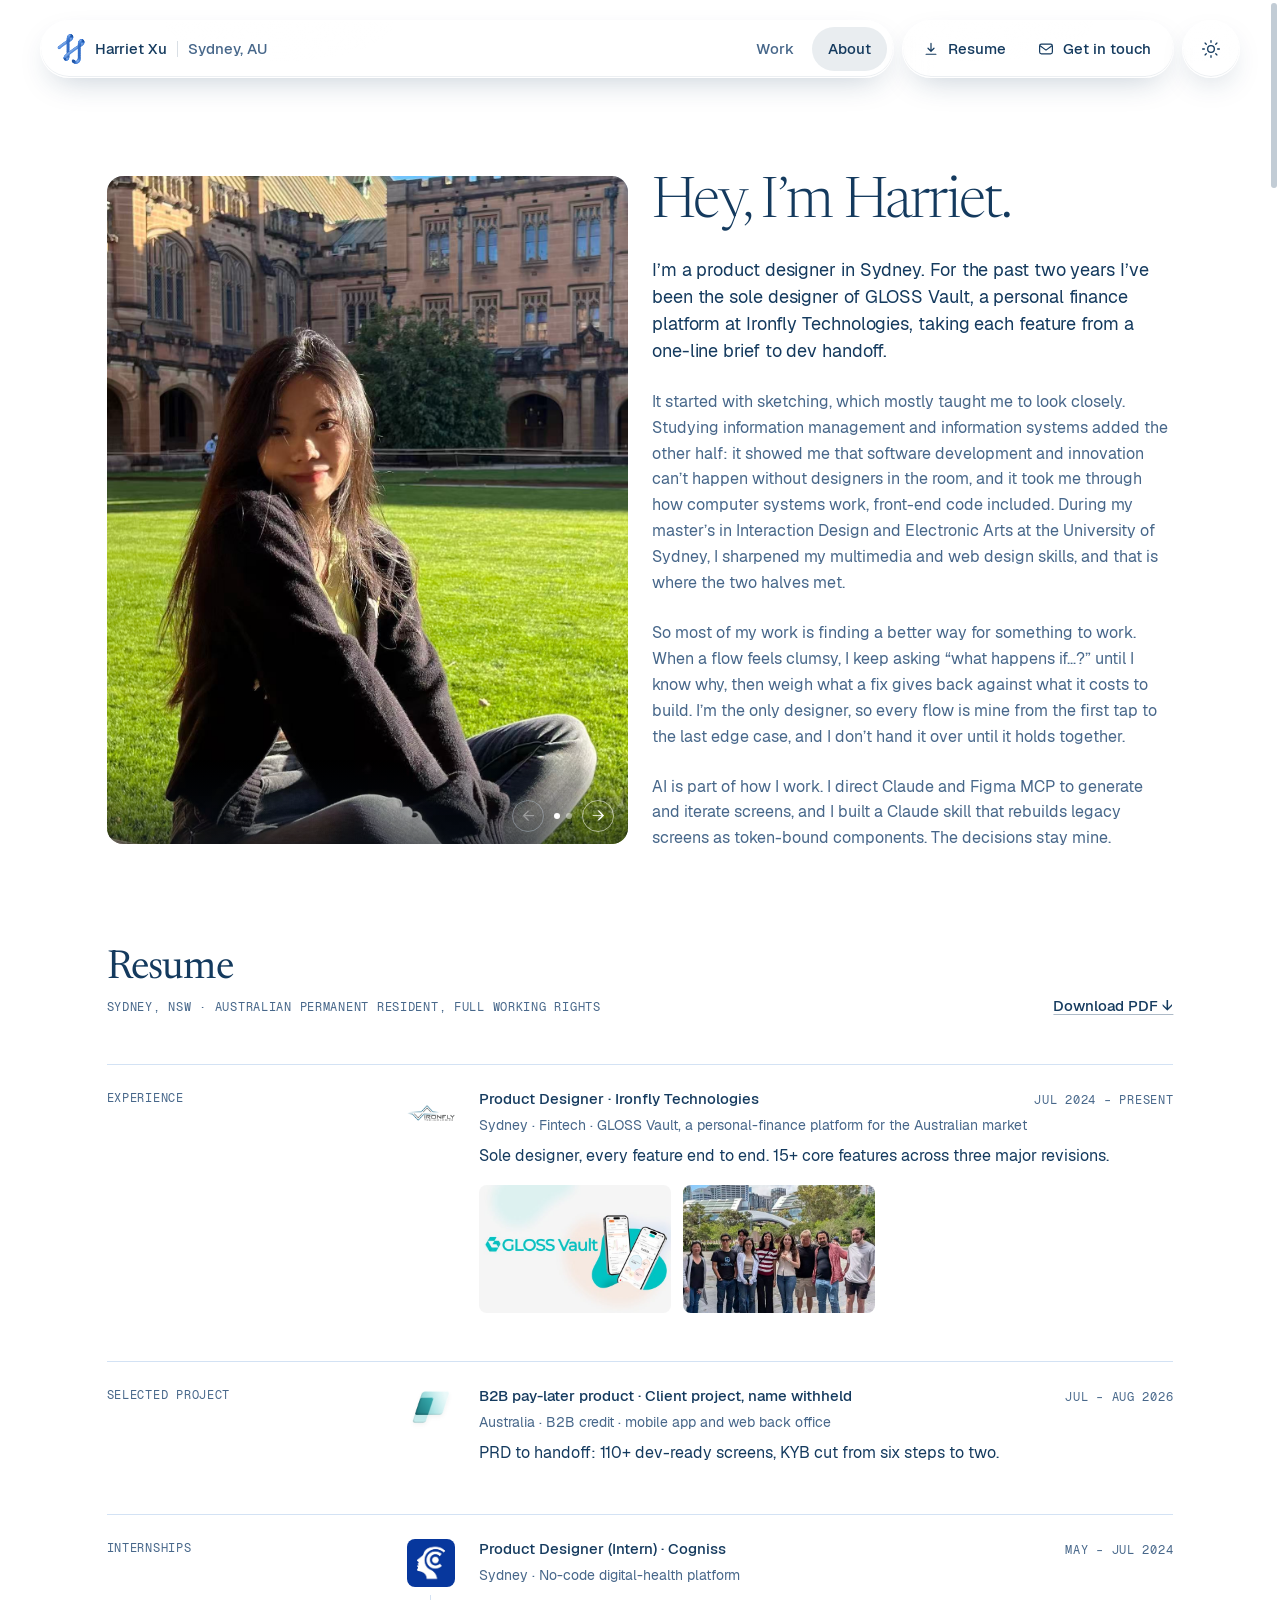
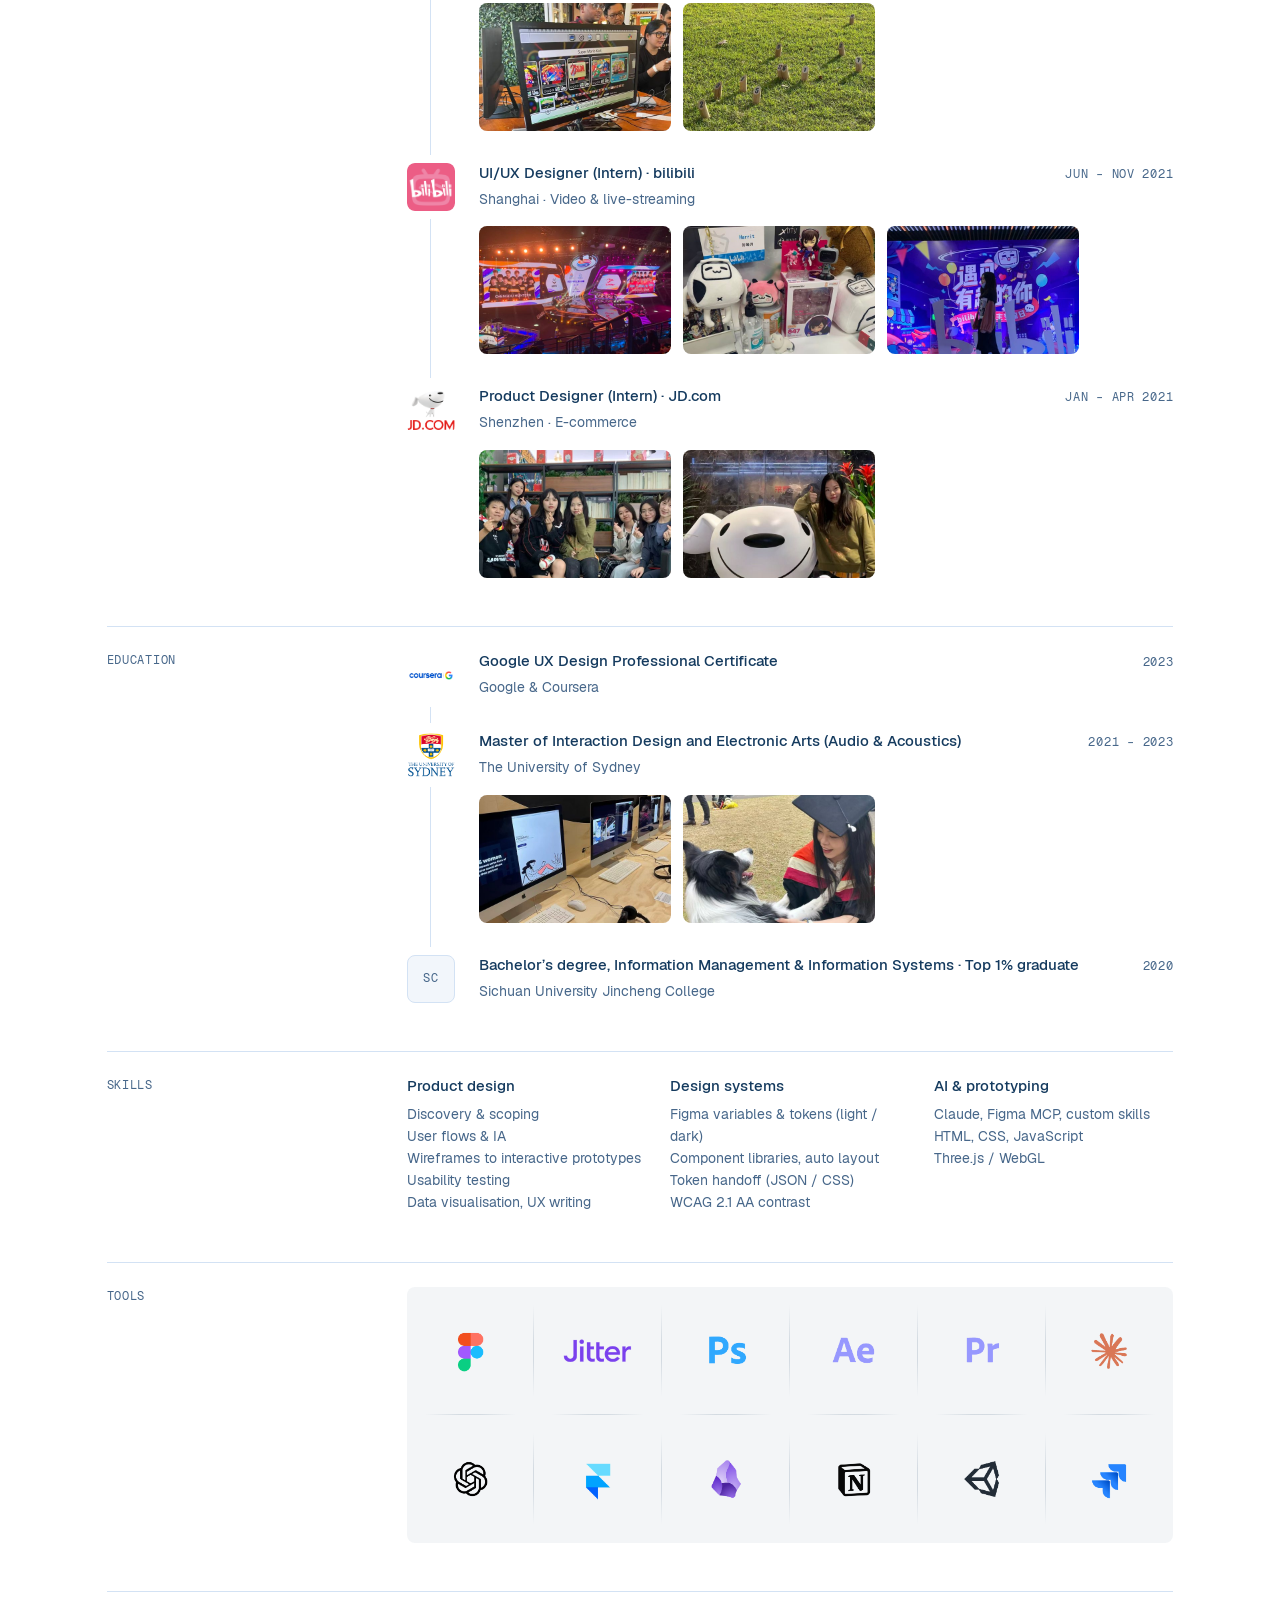
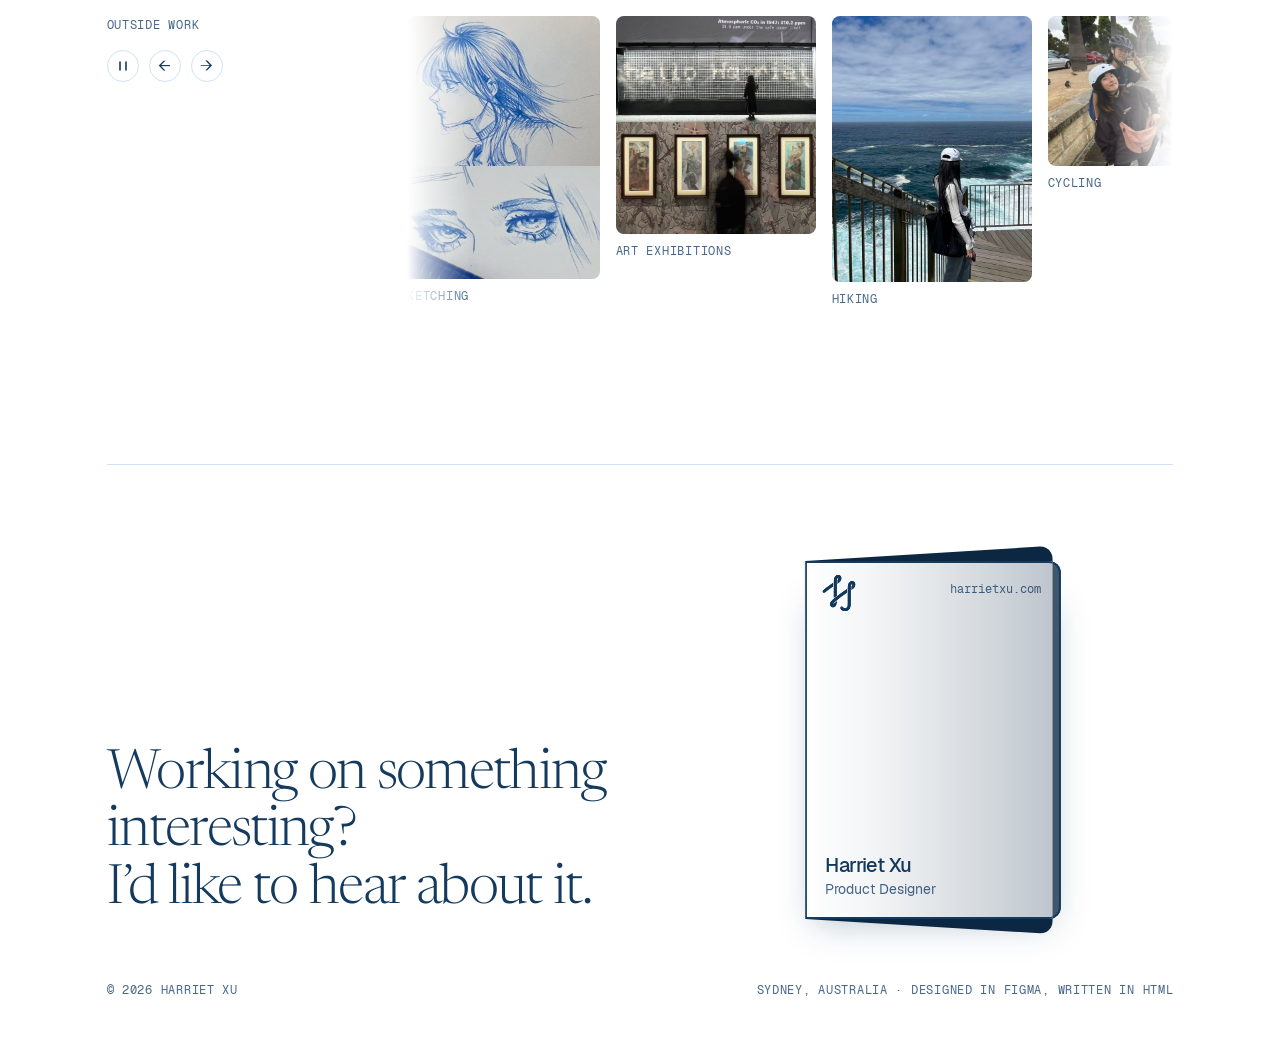
<file: about.html>
<!doctype html>
<html lang="en" data-theme="light">
<head>
<meta charset="utf-8">
<meta name="viewport" content="width=device-width, initial-scale=1">
<script>(function(){var l=location;if(l.protocol==='file:'||/^(localhost|127\.0\.0\.1|\[::1\])$/.test(l.hostname)||/[?&]slots=show\b/.test(l.search))document.documentElement.dataset.slots='show'})()</script>
<title>About · Harriet Xu</title>
<meta name="description" content="Harriet Xu is a product designer in Sydney working in fintech: personal finance and regulated B2B credit. Sole designer of GLOSS Vault.">
<link rel="canonical" href="https://harrietxu.com/about.html">
<meta property="og:type" content="website">
<meta property="og:site_name" content="Harriet Xu">
<meta property="og:title" content="About · Harriet Xu">
<meta property="og:description" content="Harriet Xu is a product designer in Sydney working in fintech: personal finance and regulated B2B credit. Sole designer of GLOSS Vault.">
<meta property="og:url" content="https://harrietxu.com/about.html">
<meta property="og:image" content="https://harrietxu.com/assets/og/harriet-xu.jpg">
<meta property="og:image:width" content="1200">
<meta property="og:image:height" content="630">
<meta property="og:image:alt" content="Harriet Xu, product designer in Sydney: a product designer who makes the complex clear.">
<meta name="twitter:card" content="summary_large_image">
<script>(function(){var t;try{t=localStorage.getItem('theme')}catch(e){}document.documentElement.dataset.theme=t||(matchMedia('(prefers-color-scheme: dark)').matches?'dark':'light')})()</script>
<script>(function(){if(location.hash){var h=document.documentElement;h.style.scrollBehavior='auto';addEventListener('load',function(){requestAnimationFrame(function(){h.style.scrollBehavior=''})})}try{var p=JSON.parse(sessionStorage.getItem('pt')||'null');sessionStorage.removeItem('pt');if(p&&Date.now()-p.t<4000&&!matchMedia('(prefers-reduced-motion: reduce)').matches){document.documentElement.classList.add(p.h?'pt-hold':'pt-in');window.__pt=p}}catch(e){}})()</script>
<link rel="icon" href="assets/logo/favicon-32.png" sizes="32x32" type="image/png">
<link rel="icon" href="assets/logo/favicon-96.png" sizes="96x96" type="image/png">
<link rel="icon" href="assets/logo/favicon.svg" type="image/svg+xml">
<link rel="apple-touch-icon" href="assets/logo/apple-touch-icon.png">
<link rel="preload" href="assets/fonts/Geist-Medium.woff2" as="font" type="font/woff2" crossorigin>
<link rel="preload" href="assets/fonts/Geist-Regular.woff2" as="font" type="font/woff2" crossorigin>
<link rel="preload" href="assets/fonts/Newsreader-opsz.woff2" as="font" type="font/woff2" crossorigin>
<link rel="stylesheet" href="css/site.css">
<link rel="stylesheet" href="css/fold-card.css">
<script src="js/hx-mark.js"></script>
<style>
  .page { padding:0 var(--gutter); }
  .skip { position:absolute; left:-999px; } .skip:focus { left:16px; top:16px; z-index:30; background:var(--color-bg-page); padding:8px 12px; border-radius:8px; }

  .intro { display:grid; grid-template-columns:repeat(2, minmax(0, 1fr)); gap:24px; align-items:stretch; padding:174px 0 96px; }
  .intro h1 { font:300 clamp(40px, 4.45vw, 64px)/1.04 Newsreader, Georgia, serif; letter-spacing:-.03em; margin-bottom:24px; }
  .intro p + p { margin-top:24px; }
  .intro .lead { font-size:clamp(17px, 1.4vw, 20px); line-height:1.5; letter-spacing:-.005em; }
  .intro .body { color:var(--color-fg-secondary); margin-top:24px; }

  .reel { position:relative; min-height:320px; }
  .reel-box { position:absolute; top:2px; bottom:7px; left:0; aspect-ratio:4/5; max-width:100%; border-radius:16px; overflow:hidden; background:var(--color-bg-cover-1); }
  .reel-track { position:absolute; top:0; right:0; bottom:0; left:0; display:flex; overflow-x:auto; overflow-y:hidden; scroll-snap-type:x mandatory; scrollbar-width:none; background:var(--color-bg-cover-1); }
  .reel-track::-webkit-scrollbar { display:none; }
  .reel-track figure { flex:0 0 100%; scroll-snap-align:center; margin:0; }
  .reel-track img { width:100%; height:100%; object-fit:cover; display:block; }
  .reel-track img { transition:opacity .3s ease; } .reel.is-loading .reel-track img { opacity:0; }
  @media (prefers-reduced-motion: reduce) { .reel-track img { transition:none; } }
  .reel-foot { position:absolute; left:0; right:0; bottom:0; display:flex; align-items:center; justify-content:space-between; gap:12px; min-height:32px; padding:40px 14px 12px; color:#fff; background:linear-gradient(to top, rgba(8,16,28,.62), rgba(8,16,28,0)); pointer-events:none; }
  .reel-foot > * { pointer-events:auto; } .reel.is-single .reel-foot:has(.reel-cap:empty), .reel:not(.has-photo) .reel-foot { display:none; }
  .reel-foot .reel-nav button[data-dir] { border-color:rgba(255,255,255,.55); } .reel-foot .reel-dots button { background:rgba(255,255,255,.45); } .reel-foot .reel-dots button[aria-current] { background:#fff; }
  .reel-cap { font-size:14px; line-height:1.57; }
  .reel-nav { display:flex; align-items:center; gap:10px; flex:none; }
  .reel-nav button[data-dir] { width:32px; height:32px; border-radius:50%; border:1px solid var(--color-border-subtle); background:none; color:inherit; cursor:pointer; font:inherit; line-height:1; transition:border-color .18s ease, opacity .18s ease; }
  .reel-nav button[data-dir]:hover { border-color:var(--color-fg-accent); } .reel-nav button[data-dir]:disabled { opacity:.35; cursor:default; border-color:var(--color-border-subtle); }
  .reel-dots { display:flex; gap:6px; } .reel-dots button { width:6px; height:6px; padding:0; border:0; border-radius:50%; background:var(--color-border-divider); cursor:pointer; position:relative; }
  .reel-dots button::after { content:""; position:absolute; inset:-9px -3px; }
  .reel-dots button[aria-current] { background:var(--color-fg-primary); }
  .reel:not(.has-photo) .reel-nav, .reel.is-single .reel-nav { visibility:hidden; }
  .reel .ghost { display:grid; place-items:center; text-align:center; padding:24px; color:var(--color-fg-secondary); }
  .reel .ghost span { display:block; margin-top:8px; opacity:.75; text-transform:none; letter-spacing:0; }
  html:not([data-slots]) .reel .ghost { visibility:hidden; }

  .cv-head { display:flex; align-items:flex-end; justify-content:space-between; gap:24px; padding-bottom:48px; scroll-margin-top:96px; }
  .cv-head h2 { font:400 40px/1.12 Newsreader, Georgia, serif; letter-spacing:-.02em; margin-bottom:8px; }
  .cv-head p { color:var(--color-fg-secondary); }
  .cv-group { display:grid; grid-template-columns:276px minmax(0, 1fr); gap:24px; padding:24px 0 48px; border-top:1px solid var(--color-border-subtle); }
  .cv-label { color:var(--color-fg-secondary); padding-top:2px; font-weight:400; }

  .row { position:relative; display:grid; grid-template-columns:48px minmax(0, 1fr); gap:0 24px; padding-bottom:32px; }
  .row:last-child { padding-bottom:0; }
  .row:not(:last-child)::before { content:""; position:absolute; left:23.5px; top:56px; bottom:8px; width:1px; background:var(--color-border-subtle); }
  .org-logo { width:48px; height:48px; border-radius:8px; border:1px solid var(--color-border-subtle); background:var(--color-bg-surface); display:grid; place-items:center; overflow:hidden; color:var(--color-fg-secondary); font:12px/1.33 "Geist Mono", ui-monospace, monospace; letter-spacing:.06em; text-transform:uppercase; }
  .org-logo img { width:100%; height:100%; object-fit:contain; }
  .org-logo.has-photo { border:0; background:none; }
  :root[data-theme="dark"] .light-only, :root:not([data-theme="dark"]) .dark-only { display:none; }
  .row .head { display:flex; justify-content:space-between; align-items:baseline; gap:16px; }
  .row h4 { font-weight:500; font-size:15px; line-height:1.33; }
  .row .dates { color:var(--color-fg-secondary); white-space:nowrap; }
  .row .place { margin-top:6px; font-size:14px; line-height:1.57; color:var(--color-fg-secondary); }
  .row .what { margin-top:6px; max-width:70ch; }

  details.note { margin:-8px 0 32px 72px; border-radius:8px; background:var(--color-bg-note); }
  details.note summary { list-style:none; cursor:pointer; display:flex; align-items:center; justify-content:space-between; gap:12px; min-height:44px; padding:12px 16px; font-weight:500; font-size:15px; line-height:1.33; border-radius:8px; }
  details.note summary::-webkit-details-marker { display:none; }
  details.note summary::after { content:"+"; flex:none; } details.note[open] summary::after { content:"–"; }
  details.note p { padding:0 16px 14px; }

  .thumbs { display:flex; flex-wrap:wrap; gap:12px; margin-top:16px; }
  .slot { margin:0; width:clamp(128px, 15vw, 192px); aspect-ratio:3/2;     border-radius:8px; overflow:hidden; background:var(--color-bg-cover-1); }
  .slot img { width:100%; height:100%; object-fit:cover; display:block; }
  .slot.is-empty { display:none; }
  [data-slots="show"] .slot.is-empty { display:grid; place-items:center; background:none; border:1.5px dashed color-mix(in srgb, var(--color-fg-secondary) 45%, transparent); }
  [data-slots="show"] .slot.is-empty::after { content:attr(data-file); font:10px/1.25 "Geist Mono", ui-monospace, monospace; color:var(--color-fg-secondary); padding:4px; text-align:center; word-break:break-all; }
  html:not([data-slots]) .thumbs:not(:has(.has-photo)) { display:none; }
  html:not([data-slots]) .reel.is-empty { display:none; }
  html:not([data-slots]) .intro:has(.reel.is-empty) { grid-template-columns:minmax(0, 1fr); }

  .skills { display:grid; grid-template-columns:repeat(3, minmax(0, 1fr)); gap:24px; }
  .skills h4 { font-weight:500; font-size:15px; line-height:1.33; margin-bottom:8px; }
  .skills ul { list-style:none; padding:0; font-size:14px; line-height:1.57; color:var(--color-fg-secondary); }

  .tools { --tool-plate:color-mix(in srgb, var(--color-fg-primary) 5%, transparent); --tool-line:color-mix(in srgb, var(--color-fg-primary) 14%, transparent); list-style:none; padding:0; display:grid; grid-template-columns:repeat(12, minmax(0, 1fr)); border-radius:8px; overflow:hidden; background:var(--tool-plate); }
  :root[data-theme="dark"] .tools { --tool-plate:rgba(234,241,250,.28); --tool-line:rgba(234,241,250,.2); }
  .tool { position:relative; min-width:0; aspect-ratio:1; overflow:hidden; font:10px/1.4 "Geist Mono", ui-monospace, monospace; color:var(--color-fg-secondary);
          background:linear-gradient(to bottom, transparent 14%, var(--tool-line) 42%, var(--tool-line) 58%, transparent 86%) right / var(--lv, 1px) 100% no-repeat,
                     linear-gradient(to right, transparent 14%, var(--tool-line) 42%, var(--tool-line) 58%, transparent 86%) bottom / 100% var(--lh, 0px) no-repeat; }
  @media (min-width:1360px) { .tool:nth-child(12n) { --lv:0px; } }
  @media (min-width:561px) and (max-width:1359px) { ul.tools { grid-template-columns:repeat(6, minmax(0, 1fr)); } .tool:nth-child(6n) { --lv:0px; } .tool:nth-child(-n+6) { --lh:1px; } }
  @media (max-width:560px) { ul.tools { grid-template-columns:repeat(4, minmax(0, 1fr)); } .tool:nth-child(4n) { --lv:0px; } .tool:nth-child(-n+8) { --lh:1px; } }
  .tool span { position:absolute; width:1px; height:1px; overflow:hidden; clip-path:inset(50%); white-space:nowrap; }
  .tool img { position:absolute; top:50%; left:50%; width:max(108px, 100%); height:auto; aspect-ratio:1; max-width:none; transform:translate(-50%, -50%); object-fit:contain; display:block; -webkit-user-drag:none; }
  [data-slots="show"] .tool:not(.has-photo)::after { content:attr(data-tool) ".png"; position:absolute; top:0; right:0; bottom:0; left:0; display:grid; place-items:center; padding:4px; text-align:center; overflow-wrap:anywhere; opacity:.75; }

  .life { padding-bottom:72px; }
  .life-body { min-width:0; }
  .life-side { min-width:0; display:flex; flex-direction:column; align-items:flex-start; gap:16px; }
  html:not([data-slots]) .life:not(:has(.has-photo)) { display:none; }
  .strip-nav button[data-strip-pause] { width:32px; height:32px; padding:0; border-radius:50%; border:1px solid var(--color-border-subtle); background:none; color:inherit; cursor:pointer; display:grid; place-items:center; transition:border-color .18s ease; }
  .strip-nav button[data-strip-pause]:hover { border-color:var(--color-fg-accent); } .strip-nav button[data-strip-pause] svg { width:12px; height:12px; display:block; } .strip-nav button[data-strip-pause][hidden] { display:none; }
  .strip-nav[hidden] { display:none; } @media (hover:none) { .strip-nav { display:none; } }
  .strip { --w:200px; --l:0px; --r:0px; display:flex; align-items:flex-start; gap:16px; overflow-x:auto; overflow-y:hidden; scroll-snap-type:x proximity; scrollbar-width:none; overscroll-behavior-x:contain;
           border-radius:8px;
           -webkit-mask-image:linear-gradient(90deg, transparent, #000 var(--l), #000 calc(100% - var(--r)), transparent); mask-image:linear-gradient(90deg, transparent, #000 var(--l), #000 calc(100% - var(--r)), transparent); }
  .strip::-webkit-scrollbar { display:none; }
  .strip.can-grab { cursor:grab; } .strip.is-grab { cursor:grabbing; user-select:none; -webkit-user-select:none; }
  .strip[data-more~="l"] { --l:64px; } .strip[data-more~="r"] { --r:64px; }
  .strip figure { flex:none; width:var(--w); margin:0; scroll-snap-align:start; }
  .strip .ph { aspect-ratio:var(--ar, 1); border-radius:8px; overflow:hidden; background:var(--color-bg-cover-1); }
  .strip img { width:100%; height:100%; object-fit:cover; object-position:50% 38%; display:block; -webkit-user-drag:none; }
  .strip figcaption { margin-top:10px; color:var(--color-fg-secondary); }
  [data-slots="show"] .strip .is-empty .ph { display:grid; place-items:center; background:none; border:1.5px dashed color-mix(in srgb, var(--color-fg-secondary) 45%, transparent); }
  [data-slots="show"] .strip .is-empty .ph::after { content:attr(data-file) "\A any shape"; white-space:pre-line; text-align:center; font:10px/1.5 "Geist Mono", ui-monospace, monospace; color:var(--color-fg-secondary); padding:8px; }
  html:not([data-slots]) .strip .is-empty { display:none; }
  html:not([data-slots]) .strip:not(:has(.has-photo)), html:not([data-slots]) .life:not(:has(.has-photo)) .strip-nav { display:none; }

  @media (max-width:960px) {
    .intro { grid-template-columns:minmax(0, 1fr); padding:96px 0 72px; gap:40px; align-items:start; } .reel { max-width:340px; min-height:0; } .reel-box { position:relative; top:auto; bottom:auto; width:100%; }
    .cv-group { grid-template-columns:minmax(0, 1fr); gap:20px; }
    .row { gap:0 16px; } .row .head { flex-direction:column; gap:4px; } details.note { margin-left:64px; }
    .skills { grid-template-columns:minmax(0, 1fr); }
    .life { padding-bottom:56px; } .life-side { flex-direction:row; align-items:center; justify-content:space-between; } .strip[data-more~="l"] { --l:32px; } .strip[data-more~="r"] { --r:32px; } .strip { --w:168px; gap:12px; }
    .cv-head { flex-wrap:wrap; }
  }
  @media (min-width:721px) and (max-width:960px) { .intro { padding-top:144px; } }
</style>
<script defer src="https://cloud.umami.is/script.js" data-website-id="10855bf3-f162-4343-8919-436283cce4f6" data-domains="harrietxu.com,www.harrietxu.com"></script>
</head>
<body>
<a class="skip" href="#main">Skip to content</a>
<div class="nav">
  <div class="dock">
  <nav class="tabbar glass" aria-label="Main">
    <a class="brand" href="./"><span class="hx-mark" data-variant="silk" data-weight="11" aria-hidden="true"></span><span>Harriet Xu</span><span class="bar" aria-hidden="true"></span><span class="place">Sydney, AU</span></a>
    <div class="links"><a href="./#work">Work</a><a href="about.html" aria-current="page">About</a></div>
  </nav>
  <div class="actions glass">
    <a href="assets/resume/Harriet-Xu-Product-Designer.pdf" target="_blank" rel="noopener"><svg viewBox="0 0 24 24" fill="none" stroke="currentColor" stroke-width="1.6" stroke-linecap="round" stroke-linejoin="round" aria-hidden="true"><path d="M12 4.5v10M8 11l4 4 4-4M5.5 19h13"/></svg><span>Resume</span></a>
    <a href="mailto:harriet.xu01@gmail.com?subject=Hello%20Harriet" data-contact><svg viewBox="0 0 24 24" fill="none" stroke="currentColor" stroke-width="1.6" stroke-linecap="round" stroke-linejoin="round" aria-hidden="true"><rect x="3.5" y="5.5" width="17" height="13" rx="2.5"/><path d="m4.5 8 7.5 5.5L19.5 8"/></svg><span>Get in touch</span></a>
  </div>
  </div>
  <button id="theme" class="mode glass" type="button" aria-label="Switch colour mode">
    <svg class="sun" viewBox="0 0 24 24" fill="none" stroke="currentColor" stroke-width="1.6" stroke-linecap="round" aria-hidden="true"><circle cx="12" cy="12" r="4"/><path d="M12 2v2M12 20v2M2 12h2M20 12h2M4.9 4.9l1.4 1.4M17.7 17.7l1.4 1.4M4.9 19.1l1.4-1.4M17.7 6.3l1.4-1.4"/></svg>
    <svg class="moon" viewBox="0 0 24 24" fill="none" stroke="currentColor" stroke-width="1.6" stroke-linecap="round" stroke-linejoin="round" aria-hidden="true"><path d="M20 14.5A8 8 0 0 1 9.5 4a8 8 0 1 0 10.5 10.5z"/></svg>
  </button>
</div>
<script>(function(){var m=document.querySelectorAll('.nav .hx-mark');if(window.__pt)m.forEach(function(n){n.dataset.draw='off'});if(window.HXMark)HXMark.init('.nav .hx-mark')})()</script>

<main class="page" id="main">

  <section class="intro">
    <div class="reel" data-photos="about" data-max="12" aria-label="Photos">
      <div class="reel-box">
      <div class="reel-track" tabindex="0">
        <figure class="ghost"><p class="mono">about-01.jpg<span>portrait 4:5 · up to about-12</span></p></figure>
      </div>
      <div class="reel-foot"><p class="reel-cap" aria-live="polite"></p><div class="reel-nav"><button type="button" data-dir="-1" aria-label="Previous photo">←</button><div class="reel-dots"></div><button type="button" data-dir="1" aria-label="Next photo">→</button></div></div>
      </div>
    </div>

    <div>
      <h1>Hey, I’m Harriet.</h1>
      <p class="lead">I’m a product designer in Sydney. For the past two years I’ve been the sole designer of GLOSS Vault, a personal finance platform at Ironfly Technologies, taking each feature from a one-line brief to dev handoff.</p>
      <div class="body">
        <p>It started with sketching, which mostly taught me to look closely. Studying information management and information systems added the other half: it showed me that software development and innovation can’t happen without designers in the room, and it took me through how computer systems work, front-end code included. During my master’s in Interaction Design and Electronic Arts at the University of Sydney, I sharpened my multimedia and web design skills, and that is where the two halves met.</p>
        <p>So most of my work is finding a better way for something to work. When a flow feels clumsy, I keep asking “what happens if…?” until I know why, then weigh what a fix gives back against what it costs to build. I’m the only designer, so every flow is mine from the first tap to the last edge case, and I don’t hand it over until it holds together.</p>
        <p>AI is part of how I work. I direct Claude and Figma MCP to generate and iterate screens, and I built a Claude skill that rebuilds legacy screens as token-bound components. The decisions stay mine.</p>
      </div>
    </div>
  </section>

  <section aria-labelledby="resume">
    <div class="cv-head">
      <div><h2 id="resume">Resume</h2><p class="mono">Sydney, NSW · Australian permanent resident, full working rights</p></div>
      <a class="link" href="assets/resume/Harriet-Xu-Product-Designer.pdf" target="_blank" rel="noopener">Download PDF ↓</a>
    </div>

    <div class="cv-group">
      <h3 class="cv-label mono">Experience</h3>
      <div>
        <article class="row">
          <span class="org-logo" data-photo="logo-ironfly" aria-hidden="true">IF</span>
          <div>
            <div class="head"><h4>Product Designer · Ironfly Technologies</h4><p class="dates mono">Jul 2024 – Present</p></div>
            <p class="place">Sydney · Fintech · GLOSS Vault, a personal-finance platform for the Australian market</p>
            <p class="what">Sole designer, every feature end to end. 15+ core features across three major revisions.</p>
            <div class="thumbs"><figure class="slot" data-photo="exp-ironfly-01" data-alt="GLOSS Vault on two phones"></figure><figure class="slot" data-photo="exp-ironfly-02"></figure></div>
          </div>
        </article>
      </div>
    </div>

    <div class="cv-group">
      <h3 class="cv-label mono">Selected project</h3>
      <div>
        <article class="row">
          <span class="org-logo" data-photo="logo-B2B" aria-hidden="true">B2B</span>
          <div>
            <div class="head"><h4>B2B pay-later product · Client project, name withheld</h4><p class="dates mono">Jul – Aug 2026</p></div>
            <p class="place">Australia · B2B credit · mobile app and web back office</p>
            <p class="what">PRD to handoff: 110+ dev-ready screens, KYB cut from six steps to two.</p>
          </div>
        </article>
      </div>
    </div>

    <div class="cv-group">
      <h3 class="cv-label mono">Internships</h3>
      <div>
        <article class="row">
          <span class="org-logo" data-photo="logo-cogniss" aria-hidden="true">CG</span>
          <div>
            <div class="head"><h4>Product Designer (Intern) · Cogniss</h4><p class="dates mono">May – Jul 2024</p></div>
            <p class="place">Sydney · No-code digital-health platform</p>
            <div class="thumbs"><figure class="slot" data-photo="exp-cogniss-01"></figure><figure class="slot" data-photo="exp-cogniss-02"></figure></div>
          </div>
        </article>
        <article class="row">
          <span class="org-logo" data-photo="logo-bilibili" aria-hidden="true">BL</span>
          <div>
            <div class="head"><h4>UI/UX Designer (Intern) · bilibili</h4><p class="dates mono">Jun – Nov 2021</p></div>
            <p class="place">Shanghai · Video &amp; live-streaming</p>
            <div class="thumbs"><figure class="slot" data-photo="exp-bilibili-01" data-alt="bilibili Live: mobile streaming screens"></figure><figure class="slot" data-photo="exp-bilibili-02" data-alt="bilibili Live operation workbench: content tagging"></figure><figure class="slot" data-photo="exp-bilibili-03"></figure></div>
          </div>
        </article>
        <article class="row">
          <span class="org-logo" data-photo="logo-jd" aria-hidden="true">JD</span>
          <div>
            <div class="head"><h4>Product Designer (Intern) · JD.com</h4><p class="dates mono">Jan – Apr 2021</p></div>
            <p class="place">Shenzhen · E-commerce</p>
            <div class="thumbs"><figure class="slot" data-photo="exp-jd-01"></figure><figure class="slot" data-photo="exp-jd-02"></figure></div>
          </div>
        </article>
      </div>
    </div>

    <div class="cv-group">
      <h3 class="cv-label mono">Education</h3>
      <div>
        <article class="row">
          <span class="org-logo" data-photo="logo-google" aria-hidden="true">G</span>
          <div>
            <div class="head"><h4>Google UX Design Professional Certificate</h4><p class="dates mono">2023</p></div>
            <p class="place">Google &amp; Coursera</p>
          </div>
        </article>
        <article class="row">
          <span class="org-logo" data-photo="logo-usyd" aria-hidden="true">US</span>
          <div>
            <div class="head"><h4>Master of Interaction Design and Electronic Arts (Audio &amp; Acoustics)</h4><p class="dates mono">2021 – 2023</p></div>
            <p class="place">The University of Sydney</p>
            <div class="thumbs"><figure class="slot" data-photo="edu-usyd-01"></figure><figure class="slot" data-photo="edu-usyd-02"></figure></div>
          </div>
        </article>
        <article class="row">
          <span class="org-logo" data-photo="logo-scujcc" aria-hidden="true">SC</span>
          <div>
            <div class="head"><h4>Bachelor’s degree, Information Management &amp; Information Systems · Top 1% graduate</h4><p class="dates mono">2020</p></div>
            <p class="place">Sichuan University Jincheng College</p>
          </div>
        </article>
      </div>
    </div>

    <div class="cv-group">
      <h3 class="cv-label mono">Skills</h3>
      <div class="skills">
        <div><h4>Product design</h4><ul><li>Discovery &amp; scoping</li><li>User flows &amp; IA</li><li>Wireframes to interactive prototypes</li><li>Usability testing</li><li>Data visualisation, UX writing</li></ul></div>
        <div><h4>Design systems</h4><ul><li>Figma variables &amp; tokens (light / dark)</li><li>Component libraries, auto layout</li><li>Token handoff (JSON / CSS)</li><li>WCAG 2.1 AA contrast</li></ul></div>
        <div><h4>AI &amp; prototyping</h4><ul><li>Claude, Figma MCP, custom skills</li><li>HTML, CSS, JavaScript</li><li>Three.js / WebGL</li></ul></div>
      </div>
    </div>

    <div class="cv-group">
      <h3 class="cv-label mono">Tools</h3>
      <ul class="tools">
        <li class="tool" data-tool="tool-figma"><span>Figma</span></li>
        <li class="tool" data-tool="tool-jitter"><span>Jitter</span></li>
        <li class="tool" data-tool="tool-ps"><span>Photoshop</span></li>
        <li class="tool" data-tool="tool-ae"><span>After Effects</span></li>
        <li class="tool" data-tool="tool-pr"><span>Premiere Pro</span></li>
        <li class="tool" data-tool="tool-claude"><span>Claude</span></li>
        <li class="tool" data-tool="tool-chatgpt"><span>ChatGPT</span></li>
        <li class="tool" data-tool="tool-framer"><span>Framer</span></li>
        <li class="tool" data-tool="tool-obsidian"><span>Obsidian</span></li>
        <li class="tool" data-tool="tool-notion"><span>Notion</span></li>
        <li class="tool" data-tool="tool-unity"><span>Unity</span></li>
        <li class="tool" data-tool="tool-jira"><span>Jira</span></li>
      </ul>
    </div>
  </section>

  <section class="cv-group life" aria-labelledby="life">
    <div class="life-side">
      <h2 class="cv-label mono" id="life">Outside work</h2>
      <div class="reel-nav strip-nav" hidden><button type="button" data-strip-pause aria-label="Stop the photos moving"></button><button type="button" data-dir="-1" aria-label="Scroll photos left">←</button><button type="button" data-dir="1" aria-label="Scroll photos right">→</button></div>
    </div>
    <div class="life-body">
      <div class="strip" tabindex="0" role="group" aria-label="Photos from outside work" data-grab>
        <figure data-photo="life-sketch" style="--ar:.76"><div class="ph"></div><figcaption class="mono">Sketching</figcaption></figure>
        <figure data-photo="life-exhibitions" style="--ar:.916"><div class="ph"></div><figcaption class="mono">Art exhibitions</figcaption></figure>
        <figure data-photo="life-hiking" style="--ar:.75"><div class="ph"></div><figcaption class="mono">Hiking</figcaption></figure>
        <figure data-photo="life-cycling" style="--ar:1.3333"><div class="ph"></div><figcaption class="mono">Cycling</figcaption></figure>
        <figure data-photo="life-tennis" style="--ar:.75"><div class="ph"></div><figcaption class="mono">Tennis</figcaption></figure>
        <figure data-photo="life-snorkelling" style="--ar:1.5"><div class="ph"></div><figcaption class="mono">Snorkelling</figcaption></figure>
        <figure data-photo="life-badminton" style="--ar:.75"><div class="ph"></div><figcaption class="mono">Badminton</figcaption></figure>
        <figure data-photo="life-games" style="--ar:1.3"><div class="ph"></div><figcaption class="mono">Overwatch · Apex</figcaption></figure>
        <figure data-photo="life-nails" style="--ar:.75"><div class="ph"></div><figcaption class="mono">Nail art</figcaption></figure>
        <figure data-photo="life-streaming" style="--ar:.57"><div class="ph"></div><figcaption class="mono">Streaming</figcaption></figure>
        <figure data-photo="life-cosplay" style="--ar:.75"><div class="ph"></div><figcaption class="mono">Cosplay</figcaption></figure>
      </div>
    </div>
  </section>
</main>

<footer class="site-foot" id="contact">
  <div class="cta has-fold">
    <div class="say">
      <h2>Working on something interesting?<br>I’d like to hear about it.</h2>
    </div>
    <div class="fold-slot">
      <div class="fold" data-fold data-auto="end">
        <div class="fold-ground" aria-hidden="true"></div>
        <button class="fold-hit" type="button" aria-expanded="false" aria-controls="fold-inside" data-grab><span class="fold-cue" data-cursor="Open the card"></span><span class="fold-sr">Open the card</span></button>
        <div class="fold-page fold-base" id="fold-inside">
          <div class="fold-paper">
            <span class="fold-mark hx-mark" data-variant="ink" data-weight="9" data-draw="off" aria-hidden="true"></span>
            <span class="fold-tag">harrietxu.com</span>
            <ul class="fold-links">
              <li><a href="mailto:harriet.xu01@gmail.com?subject=Hello%20Harriet" data-contact><span>Email</span><span>harriet.xu01@gmail.com</span></a></li>
              <li><a href="https://www.linkedin.com/in/harrietxu" target="_blank" rel="noopener"><span>LinkedIn</span><span>in/harrietxu ↗</span></a></li>
              <li><a href="assets/resume/Harriet-Xu-Product-Designer.pdf" target="_blank" rel="noopener"><span>Resume</span><span>PDF ↓</span></a></li>
            </ul>
            <p class="fold-id"><b>Harriet Xu</b><span>Product Designer</span></p>
          </div>
          <i class="fold-shade"></i><i class="fold-rim"></i>
        </div>
        <i class="fold-slab" aria-hidden="true"></i>
        <div class="fold-page fold-front" aria-hidden="true">
          <div class="fold-paper">
            <span class="fold-mark hx-mark" data-variant="ink" data-weight="9" data-draw="off" aria-hidden="true"></span>
            <span class="fold-tag">harrietxu.com</span>
            <p class="fold-id"><b>Harriet Xu</b><span>Product Designer</span></p>
          </div>
          <span class="fold-blur"></span><i class="fold-shade"></i><i class="fold-rim"></i>
        </div>
        <div class="fold-page fold-back">
          <div class="fold-paper">
            <img class="fold-face" src="assets/img/all/card-face.jpg" width="256" height="256" alt="Harriet Xu" loading="lazy" decoding="async" draggable="false">
            <div class="fold-say"><p>A product designer who makes the complex <em>clear</em>.</p><span>Fintech · Sydney</span></div>
          </div>
          <span class="fold-blur"></span><i class="fold-shade"></i><i class="fold-rim"></i>
        </div>
      </div>
    </div>
  </div>
  <div class="fine mono"><p>© 2026 Harriet Xu</p><p>Sydney, Australia · Designed in Figma, written in HTML</p></div>
</footer>

<script src="assets/img/about/captions.js"></script>
<script src="js/fold-card.js"></script>
<script src="js/site.js"></script>
<script src="js/motion.js"></script>
</body>
</html>
</file>
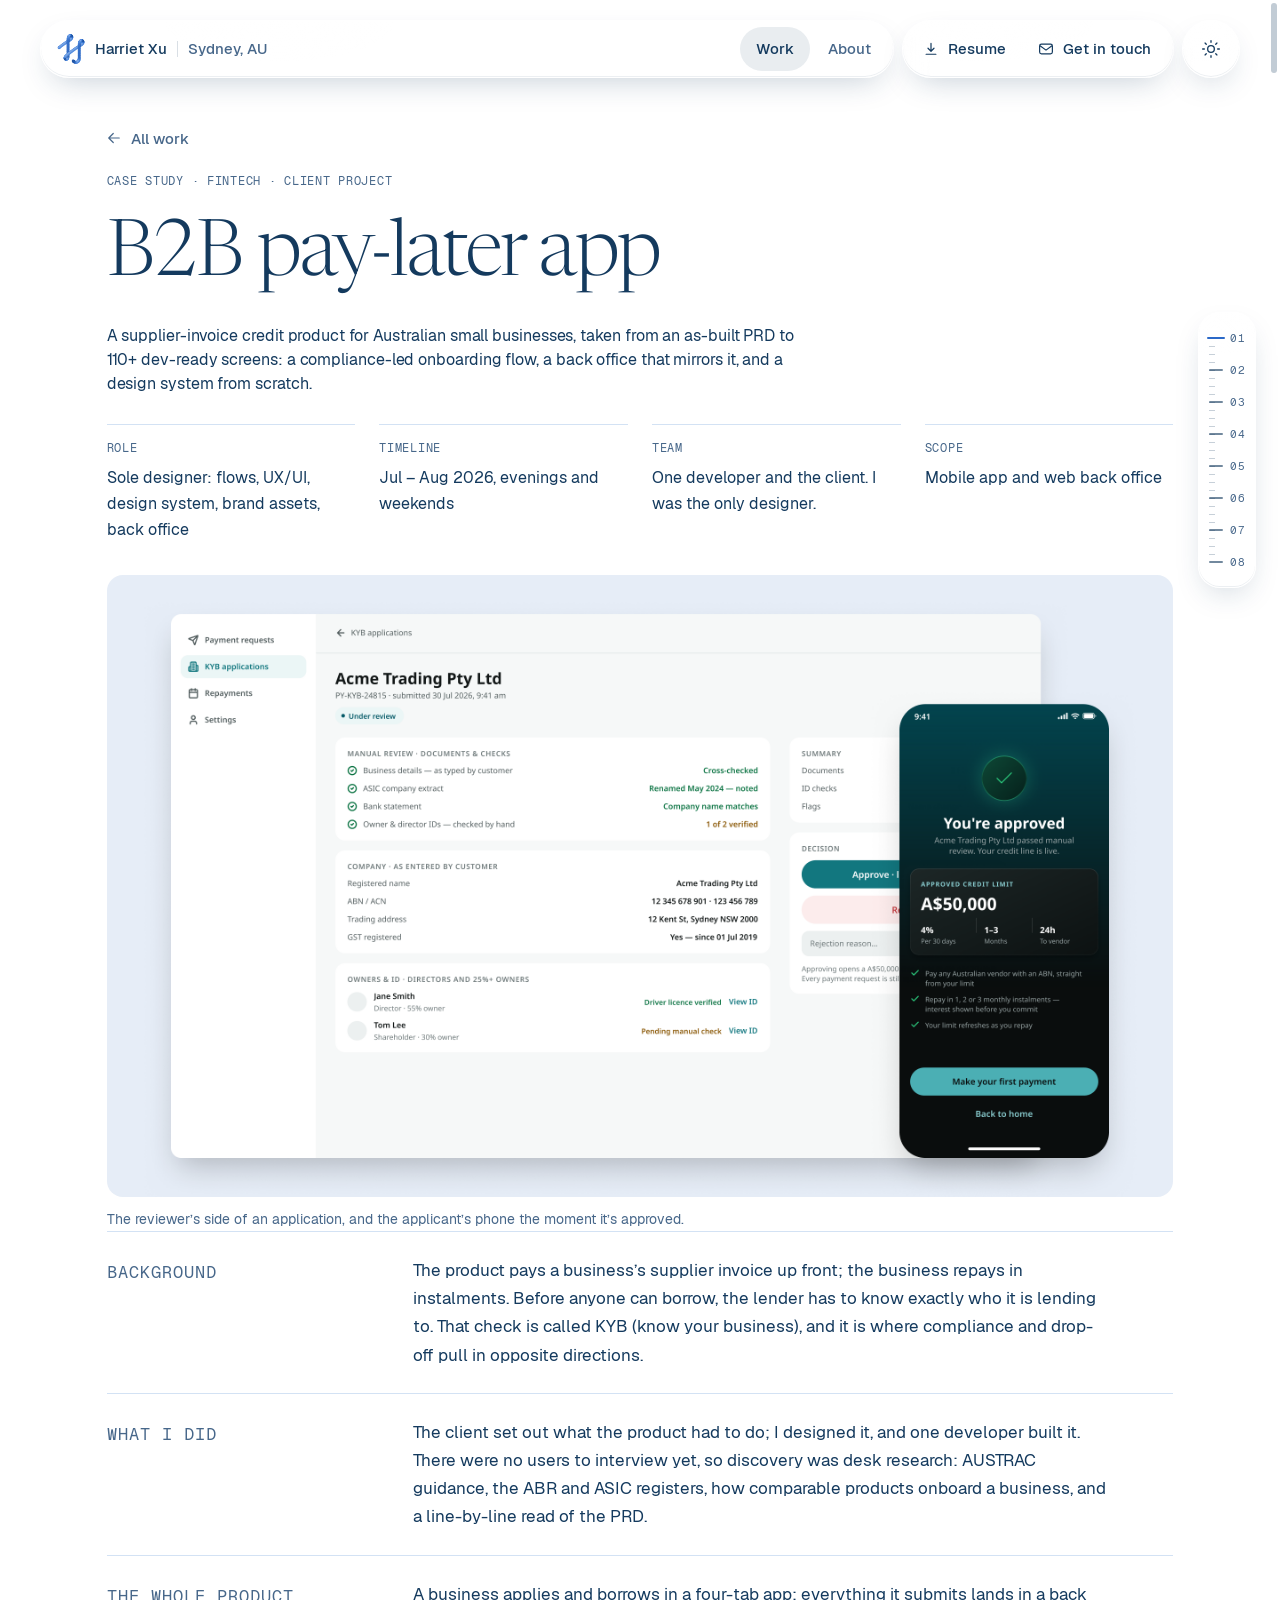
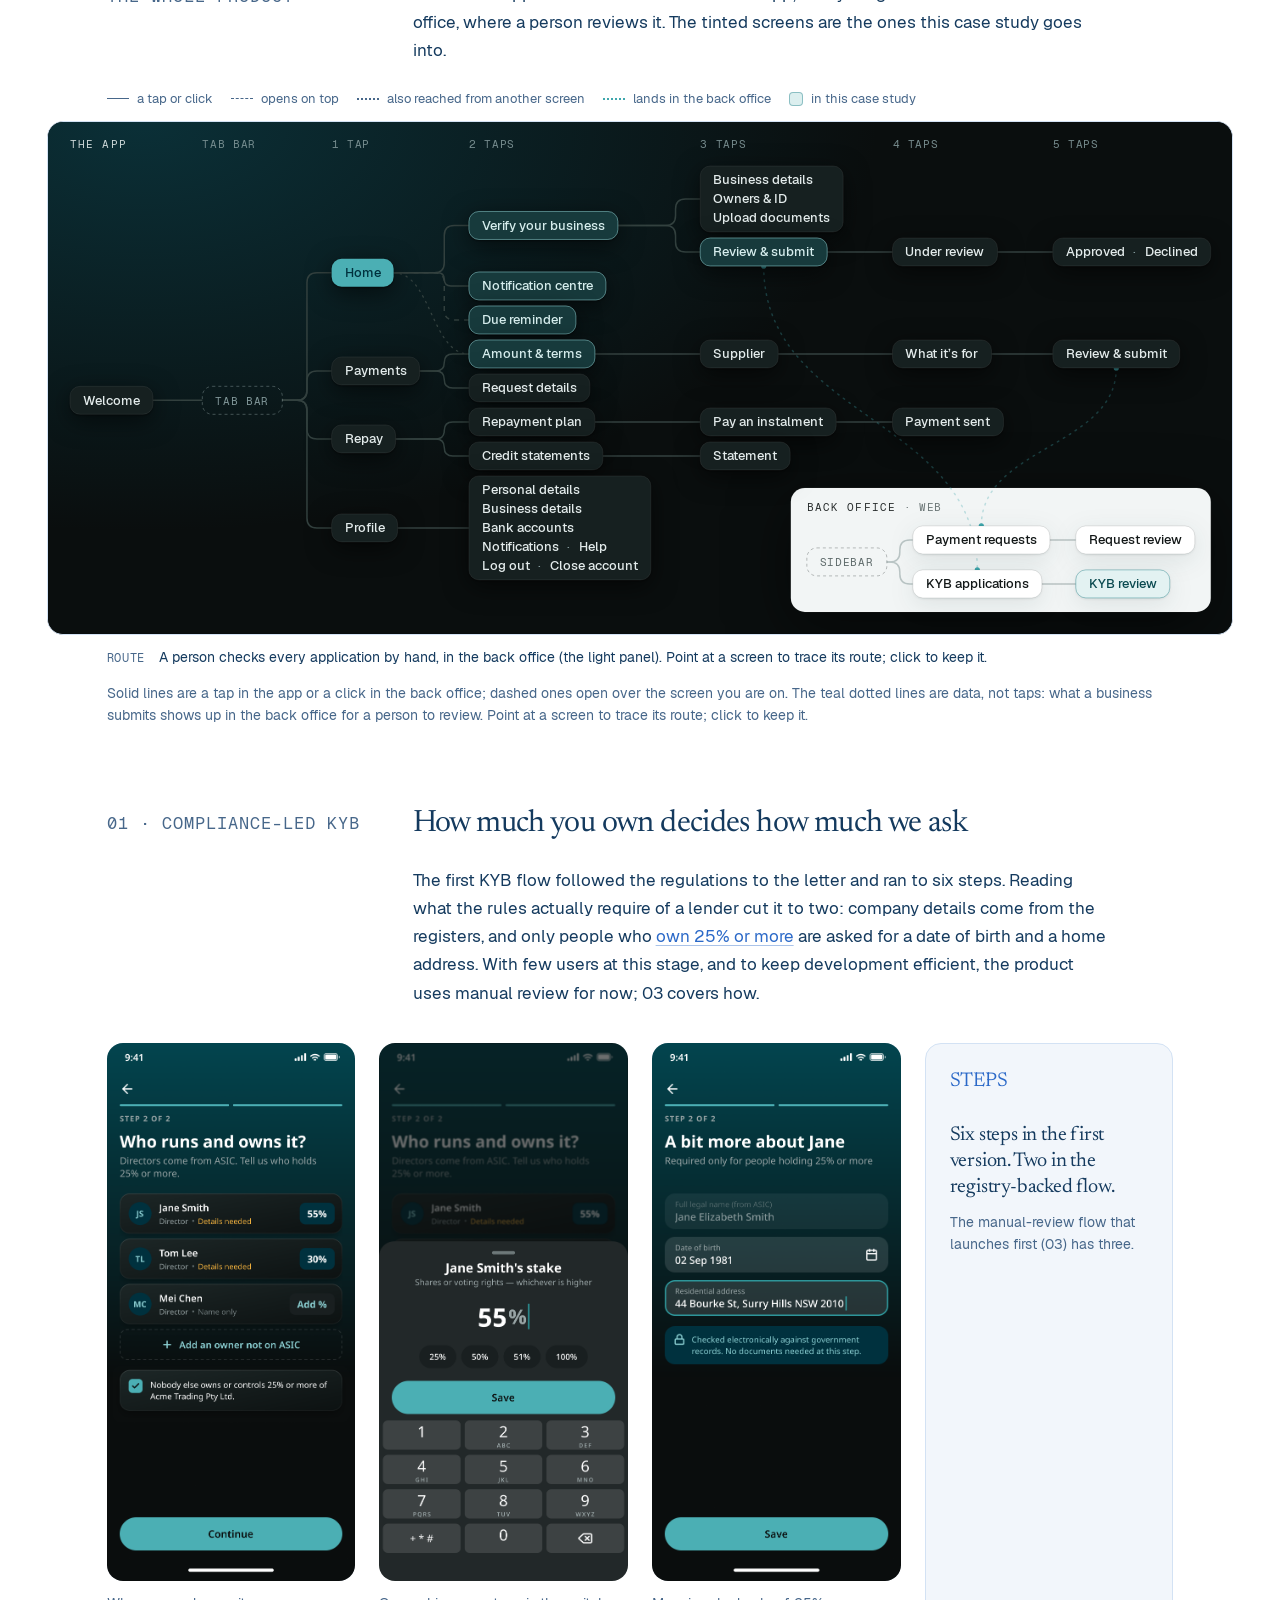
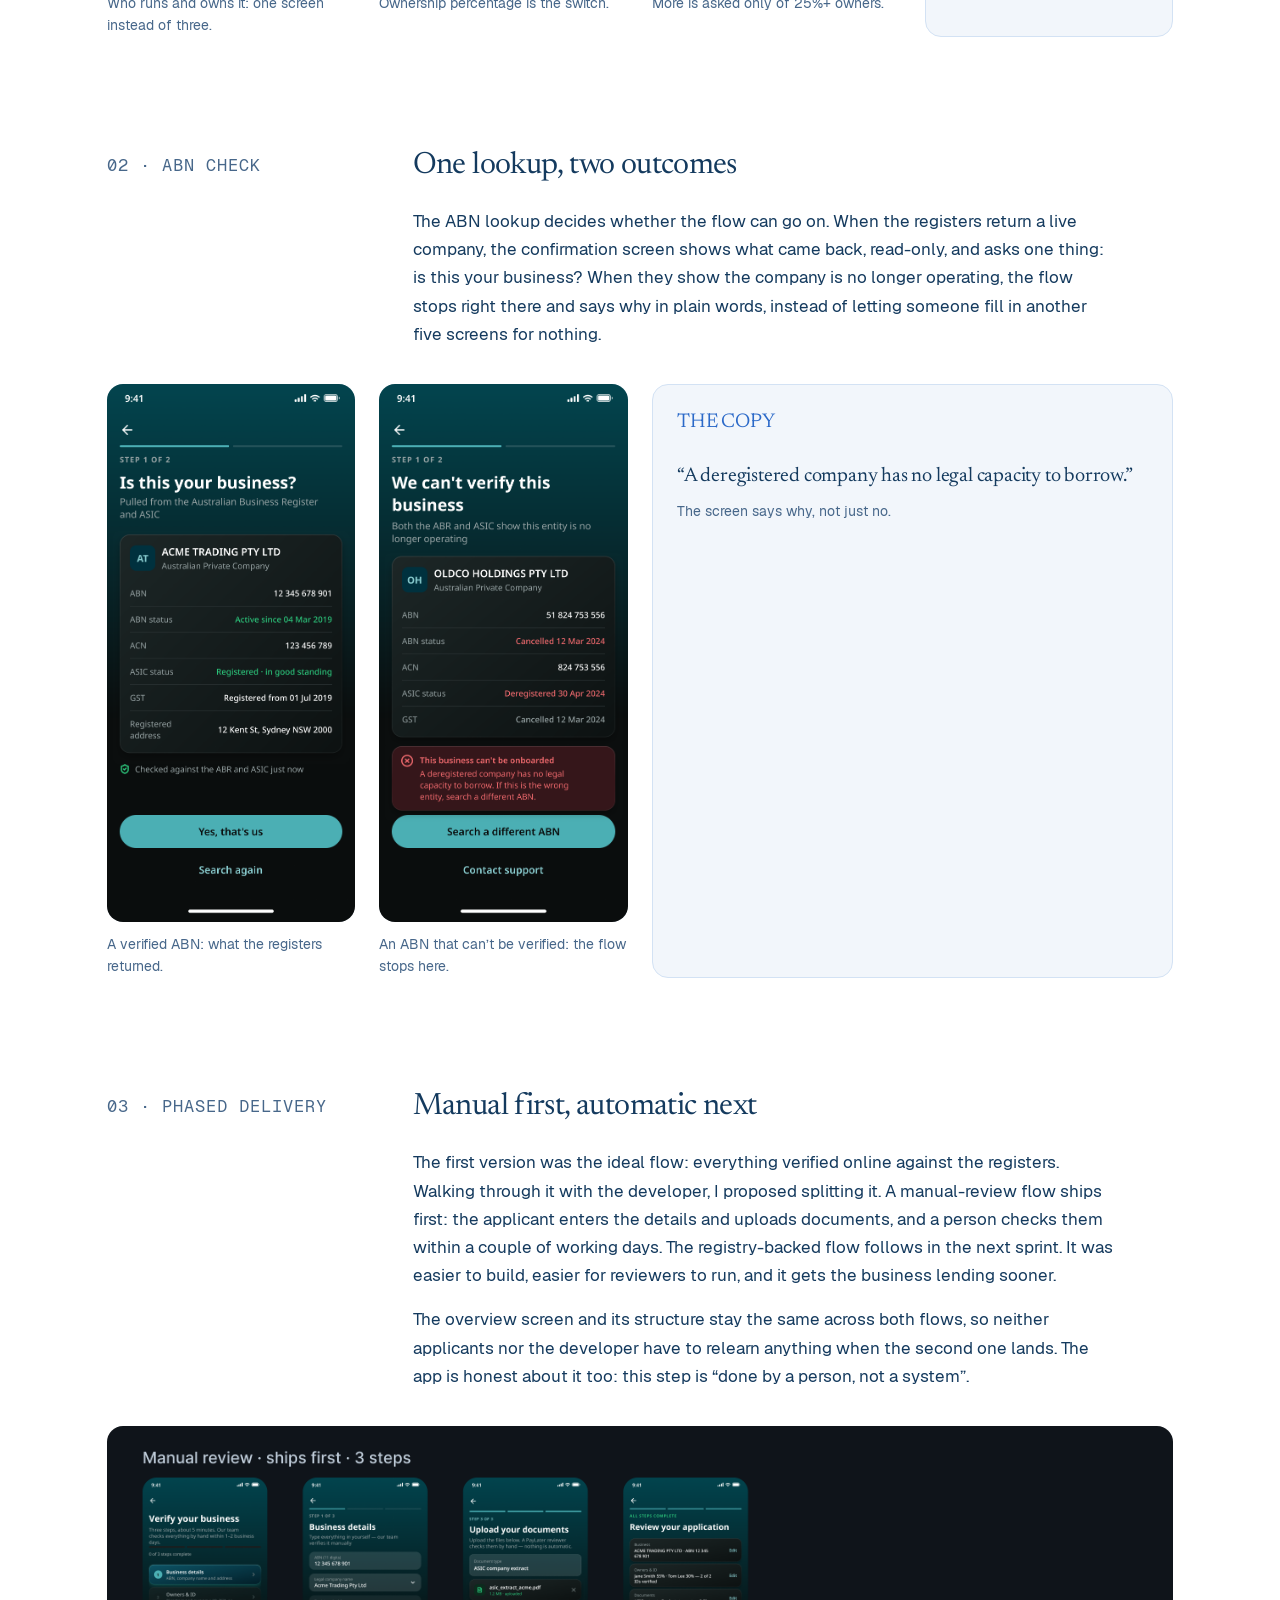
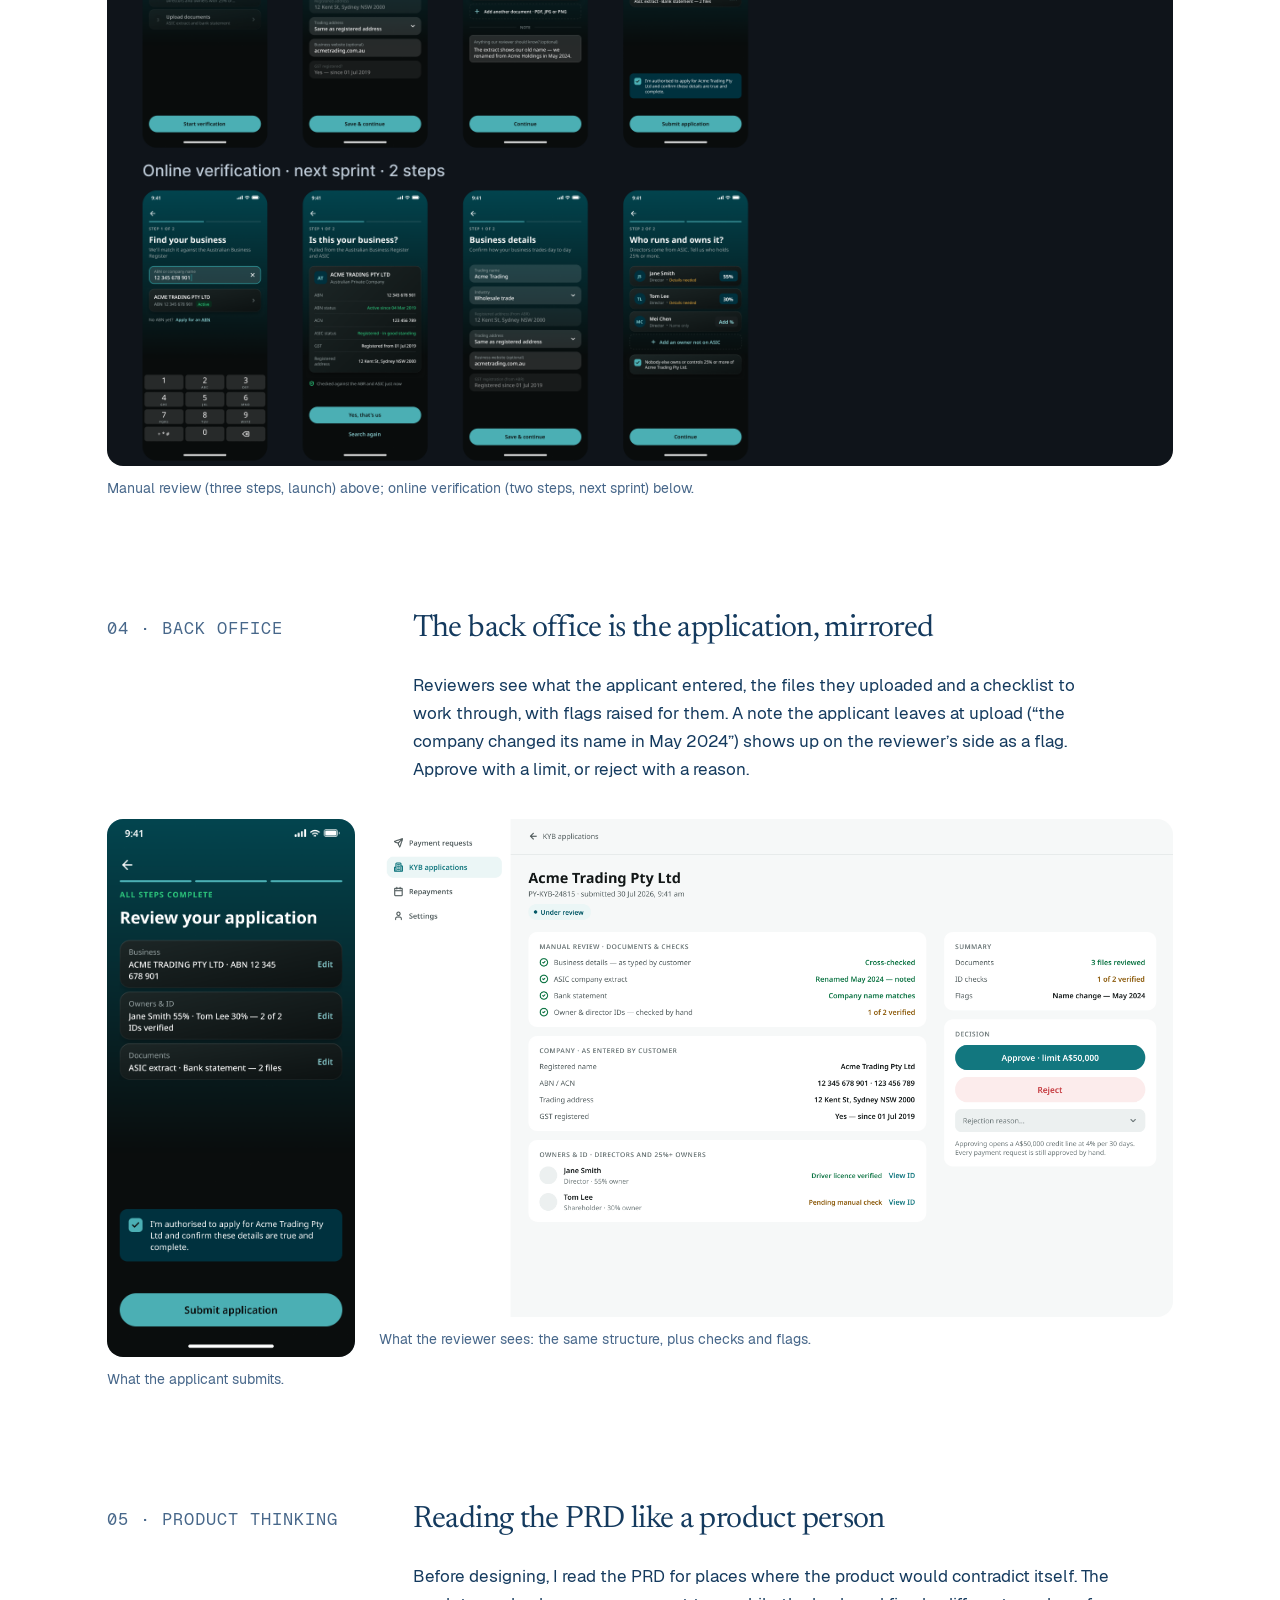
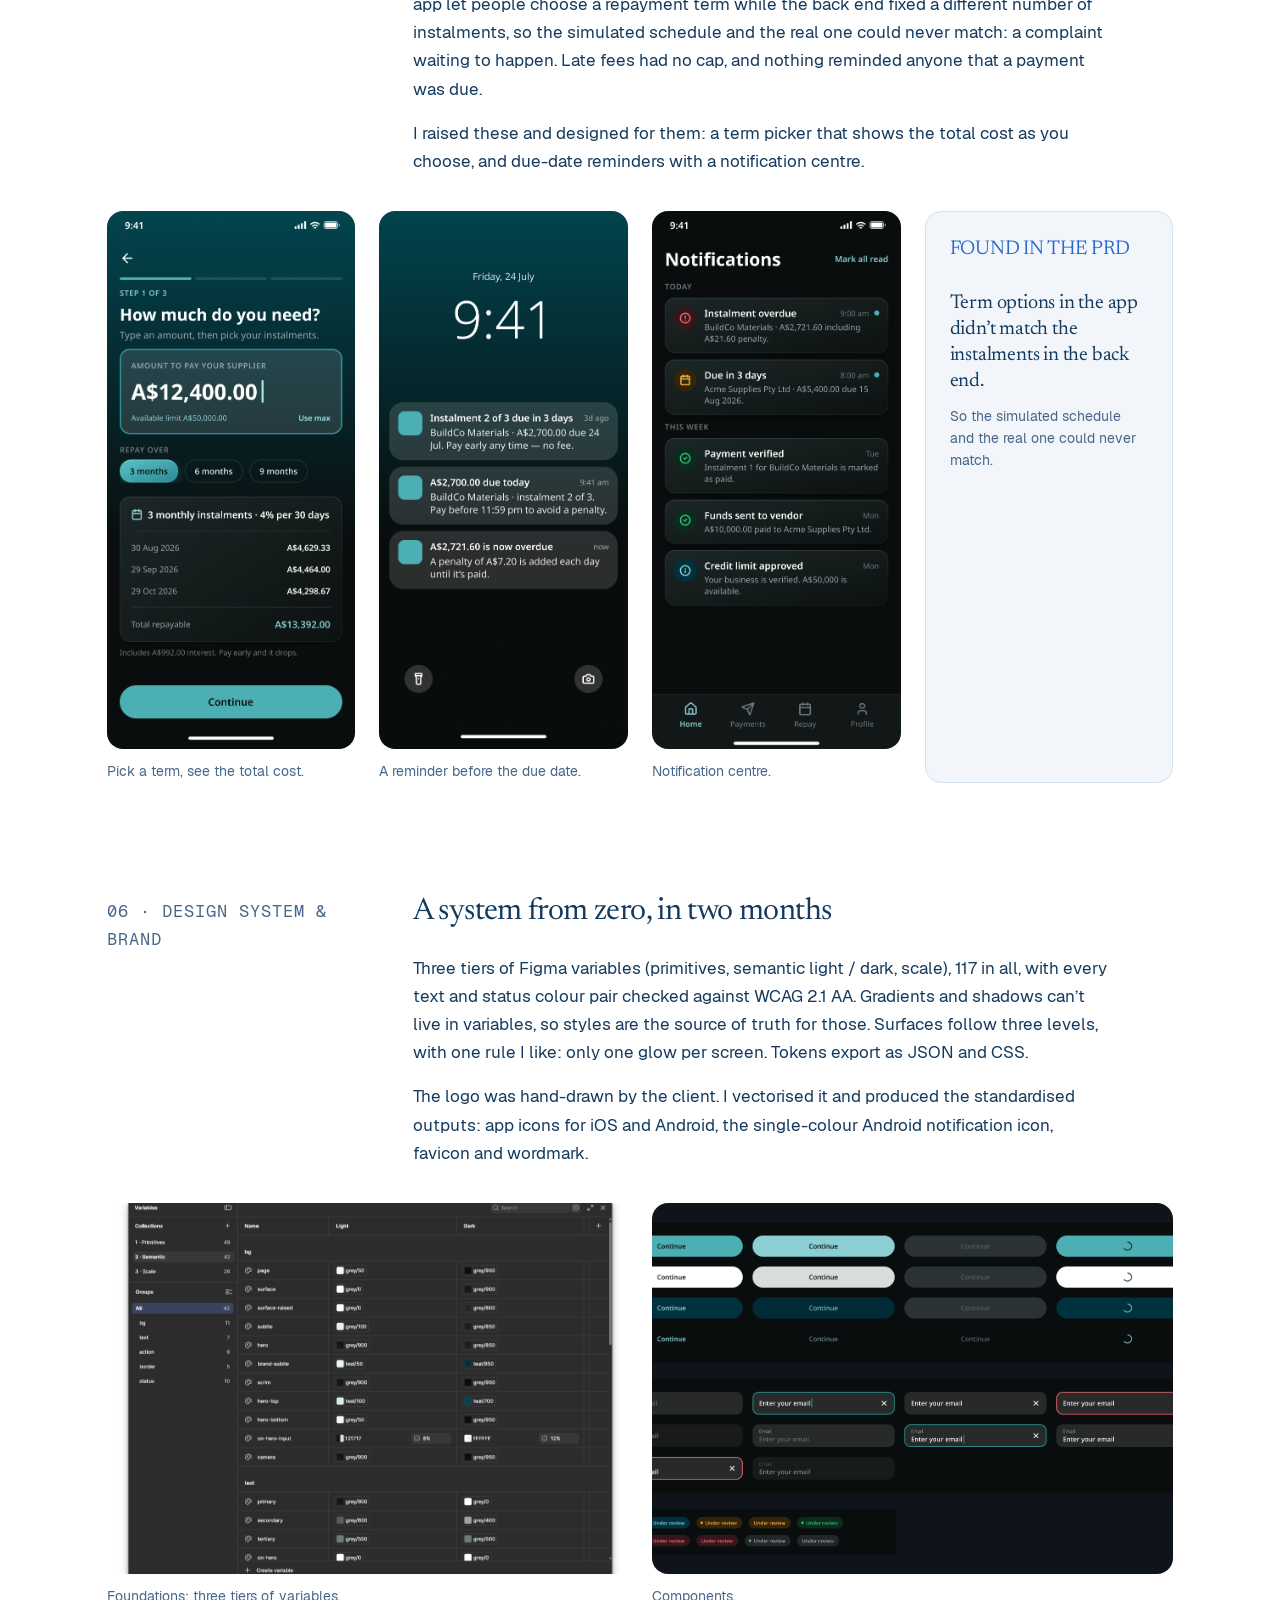
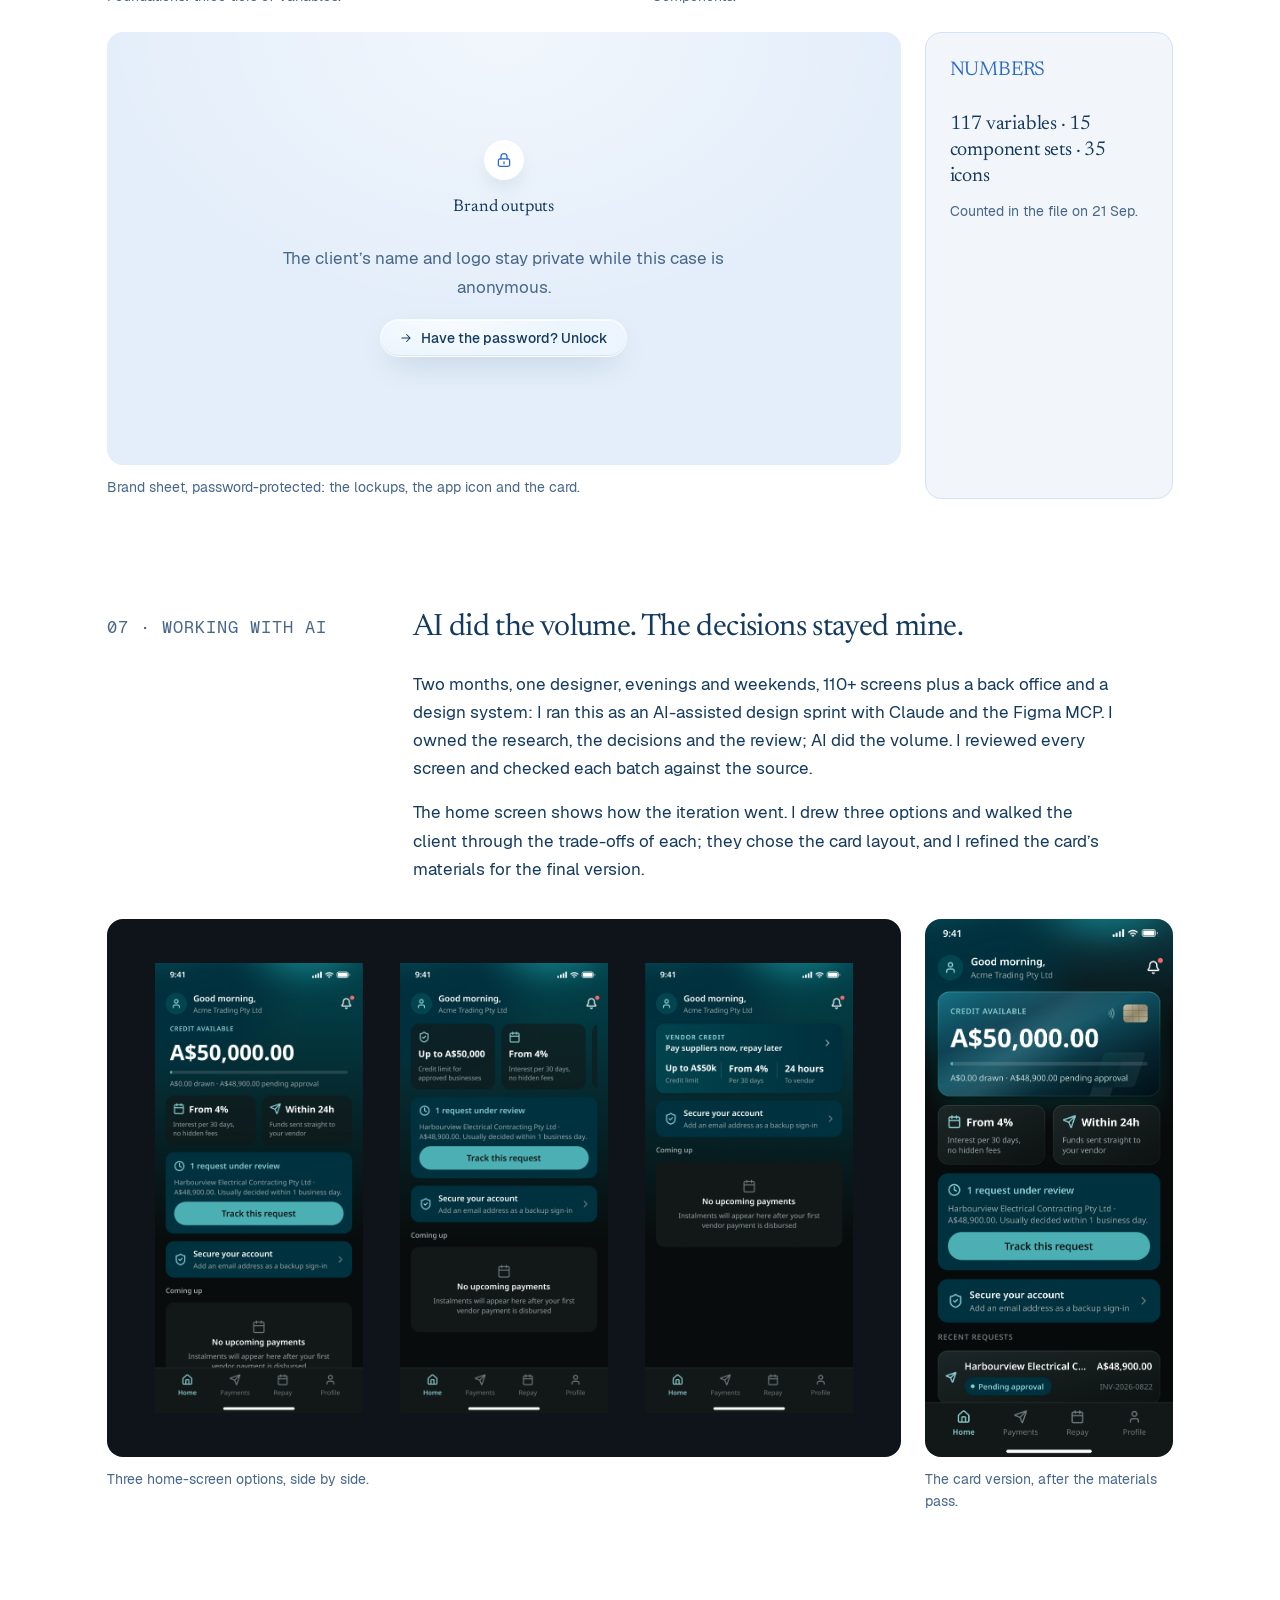
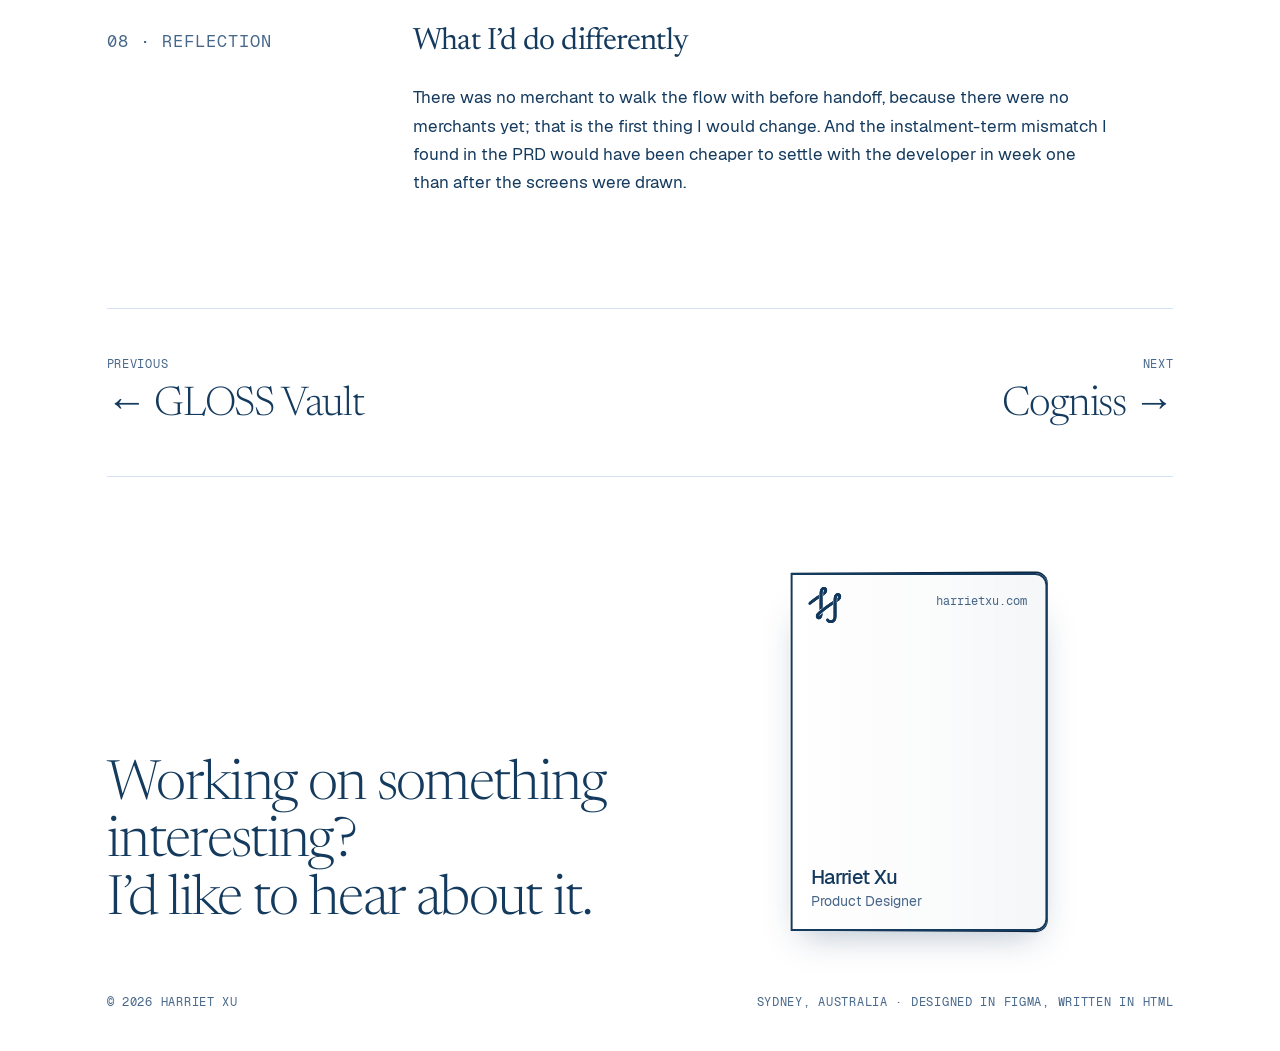
<file: b2b-pay-later.html>
<!doctype html>
<html lang="en" data-theme="light">
<head>
<meta charset="utf-8">
<meta name="viewport" content="width=device-width, initial-scale=1">
<title>B2B pay-later app · Harriet Xu</title>
<meta name="description" content="Case study: a supplier-invoice credit product for Australian small businesses, taken from an as-built PRD to 110+ dev-ready screens: a compliance-led KYB flow, a back office that mirrors it, and a design system from scratch.">
<link rel="canonical" href="https://harrietxu.com/b2b-pay-later.html">
<meta property="og:type" content="article">
<meta property="og:site_name" content="Harriet Xu">
<meta property="og:title" content="B2B pay-later app · Harriet Xu">
<meta property="og:description" content="Case study: a supplier-invoice credit product for Australian small businesses, taken from an as-built PRD to 110+ dev-ready screens: a compliance-led KYB flow, a back office that mirrors it, and a design system from scratch.">
<meta property="og:url" content="https://harrietxu.com/b2b-pay-later.html">
<meta property="og:image" content="https://harrietxu.com/assets/og/harriet-xu.jpg">
<meta property="og:image:width" content="1200">
<meta property="og:image:height" content="630">
<meta property="og:image:alt" content="Harriet Xu, product designer in Sydney: a product designer who makes the complex clear.">
<meta name="twitter:card" content="summary_large_image">
<script>(function(){var l=location;if(l.protocol==='file:'||/^(localhost|127\.0\.0\.1|\[::1\])$/.test(l.hostname)||/[?&]slots=show\b/.test(l.search))document.documentElement.dataset.slots='show'})()</script>
<script>(function(){var t;try{t=localStorage.getItem('theme')}catch(e){}document.documentElement.dataset.theme=t||(matchMedia('(prefers-color-scheme: dark)').matches?'dark':'light')})()</script>
<script>(function(){if(location.hash){var h=document.documentElement;h.style.scrollBehavior='auto';addEventListener('load',function(){requestAnimationFrame(function(){h.style.scrollBehavior=''})})}try{var p=JSON.parse(sessionStorage.getItem('pt')||'null');sessionStorage.removeItem('pt');if(p&&Date.now()-p.t<4000&&!matchMedia('(prefers-reduced-motion: reduce)').matches){document.documentElement.classList.add(p.h?'pt-hold':'pt-in');window.__pt=p}}catch(e){}})()</script>
<link rel="icon" href="assets/logo/favicon-32.png" sizes="32x32" type="image/png">
<link rel="icon" href="assets/logo/favicon-96.png" sizes="96x96" type="image/png">
<link rel="icon" href="assets/logo/favicon.svg" type="image/svg+xml">
<link rel="apple-touch-icon" href="assets/logo/apple-touch-icon.png">
<link rel="preload" href="assets/fonts/Geist-Medium.woff2" as="font" type="font/woff2" crossorigin>
<link rel="preload" href="assets/fonts/Geist-Regular.woff2" as="font" type="font/woff2" crossorigin>
<link rel="preload" href="assets/fonts/Newsreader-opsz.woff2" as="font" type="font/woff2" crossorigin>
<link rel="stylesheet" href="css/site.css">
<link rel="stylesheet" href="css/case.css">
<link rel="stylesheet" href="css/fold-card.css">
<script src="js/hx-mark.js"></script>
<script defer src="https://cloud.umami.is/script.js" data-website-id="10855bf3-f162-4343-8919-436283cce4f6" data-domains="harrietxu.com,www.harrietxu.com"></script>
</head>
<body>
<a class="skip" href="#main">Skip to content</a>
<div class="nav">
  <div class="dock">
  <nav class="tabbar glass" aria-label="Main">
    <a class="brand" href="./"><span class="hx-mark" data-variant="silk" data-weight="11" aria-hidden="true"></span><span>Harriet Xu</span><span class="bar" aria-hidden="true"></span><span class="place">Sydney, AU</span></a>
    <div class="links"><a href="./#work" aria-current="page">Work</a><a href="about.html">About</a></div>
  </nav>
  <div class="actions glass">
    <a href="assets/resume/Harriet-Xu-Product-Designer.pdf" target="_blank" rel="noopener"><svg viewBox="0 0 24 24" fill="none" stroke="currentColor" stroke-width="1.6" stroke-linecap="round" stroke-linejoin="round" aria-hidden="true"><path d="M12 4.5v10M8 11l4 4 4-4M5.5 19h13"/></svg><span>Resume</span></a>
    <a href="mailto:harriet.xu01@gmail.com?subject=Hello%20Harriet" data-contact><svg viewBox="0 0 24 24" fill="none" stroke="currentColor" stroke-width="1.6" stroke-linecap="round" stroke-linejoin="round" aria-hidden="true"><rect x="3.5" y="5.5" width="17" height="13" rx="2.5"/><path d="m4.5 8 7.5 5.5L19.5 8"/></svg><span>Get in touch</span></a>
  </div>
  </div>
  <button id="theme" class="mode glass" type="button" aria-label="Switch colour mode">
    <svg class="sun" viewBox="0 0 24 24" fill="none" stroke="currentColor" stroke-width="1.6" stroke-linecap="round" aria-hidden="true"><circle cx="12" cy="12" r="4"/><path d="M12 2v2M12 20v2M2 12h2M20 12h2M4.9 4.9l1.4 1.4M17.7 17.7l1.4 1.4M4.9 19.1l1.4-1.4M17.7 6.3l1.4-1.4"/></svg>
    <svg class="moon" viewBox="0 0 24 24" fill="none" stroke="currentColor" stroke-width="1.6" stroke-linecap="round" stroke-linejoin="round" aria-hidden="true"><path d="M20 14.5A8 8 0 0 1 9.5 4a8 8 0 1 0 10.5 10.5z"/></svg>
  </button>
</div>
<script>(function(){var m=document.querySelectorAll('.nav .hx-mark');if(window.__pt)m.forEach(function(n){n.dataset.draw='off'});if(window.HXMark)HXMark.init('.nav .hx-mark')})()</script>

<main class="case" id="main">

  <header class="case-head">
    <a class="case-back" href="./#work" aria-label="Back to all work"><svg viewBox="0 0 24 24" fill="none" stroke="currentColor" stroke-width="1.6" stroke-linecap="round" stroke-linejoin="round" aria-hidden="true"><path d="M19 12H5M11 6l-6 6 6 6"/></svg><span>All work</span></a>
    <p class="mono eyebrow">Case study · Fintech · Client project</p>

    <h1>B2B pay-later app</h1>
    <p class="dek">A supplier-invoice credit product for Australian small businesses, taken from an as-built PRD to 110+ dev-ready screens: a compliance-led onboarding flow, a back office that mirrors it, and a design system from scratch.</p>
    <dl class="facts">
      <div><dt class="mono">Role</dt><dd>Sole designer: flows, UX/UI, design system, brand assets, back office</dd></div>
      <div><dt class="mono">Timeline</dt><dd>Jul – Aug 2026, evenings and weekends</dd></div>
      <div><dt class="mono">Team</dt><dd>One developer and the client. I was the only designer.</dd></div>
      <div><dt class="mono">Scope</dt><dd>Mobile app and web back office</dd></div>
    </dl>
  </header>

  <figure class="hero">
    <img class="plate" src="assets/img/work/b2b-pay-later/hero-kyb-overview-confirm-approved-plus-admin.png" alt="The back-office review of a business application, with the applicant’s phone in front showing “You’re approved” and the credit limit" width="1200" height="700" style="aspect-ratio:1200/700">
    <figcaption>The reviewer’s side of an application, and the applicant’s phone the moment it’s approved.</figcaption>
  </figure>

  <div class="intro-row"><p class="mono">Background</p><p>The product pays a business’s supplier invoice up front; the business repays in instalments. Before anyone can borrow, the lender has to know exactly who it is lending to. That check is called KYB (know your business), and it is where compliance and drop-off pull in opposite directions.</p></div>
  <div class="intro-row"><p class="mono">What I did</p><p>The client set out what the product had to do; I designed it, and one developer built it. There were no users to interview yet, so discovery was desk research: AUSTRAC guidance, the ABR and ASIC registers, how comparable products onboard a business, and a line-by-line read of the PRD.</p></div>

  <div class="intro-row">
    <p class="mono">The whole product</p>
    <p>A business applies and borrows in a four-tab app; everything it submits lands in a back office, where a person reviews it. The tinted screens are the ones this case study goes into.</p>
  </div>

  <figure class="pmap" id="pmap" aria-label="Map of the app and the back office"
          data-say-launch="A person checks every application by hand, in the back office (the light panel). Point at a screen to trace its route; click to keep it.">
    <div class="bar">
      <div class="legend" aria-hidden="true"><span><i></i>a tap or click</span><span><i class="dash"></i>opens on top</span><span><i class="dots"></i>also reached from another screen</span><span><i class="handoff"></i>lands in the back office</span><span><b></b>in this case study</span></div>
    </div>
    <div class="plate"></div>

    <div class="flow-list" aria-label="Map of the app and the back office: every screen and how it is reached">
      <ul>
        <li data-band="app" data-band-label="The app" data-unit="tap" data-note="sign up (a phone number or email, a code and a passcode, then Face ID if you want it) or log in"><span>Welcome</span>
          <ul>
            <li data-kind="hub" data-note="Home, Payments, Repay and Profile, one tap each"><span>Tab bar</span>
              <ul>
                <li data-kind="home" data-note="where you land; it changes as the business goes from verifying to borrowing to repaying"><span>Home</span>
                  <ul>
                    <li data-ref="#s3" data-ref-title="03 · Phased delivery" data-note="three steps, checked by a person in 1–2 business days"><span>Verify your business</span>
                      <ul>
                        <li data-kind="group" data-break="1,2" data-note="the three steps, each its own screen: details typed in by hand, directors and 25%+ owners with their ID, the ASIC extract and a bank statement"><span>Business details · Owners &amp; ID · Upload documents</span></li>
                        <li data-ref="#s4" data-ref-title="04 · Back office" data-handoff="KYB applications"><span>Review &amp; submit</span>
                          <ul>
                            <li data-note="done by a person, not a system: 1–2 business days"><span>Under review</span>
                              <ul><li data-kind="group" data-note="the reviewer’s decision, back in the app"><span>Approved · Declined</span></li></ul>
                            </li>
                          </ul>
                        </li>
                      </ul>
                    </li>
                    <li data-ref="#s5" data-ref-title="05 · Product thinking" data-note="behind the bell on Home"><span>Notification centre</span></li>
                    <li data-kind="sheet" data-ref="#s5" data-ref-title="05 · Product thinking" data-note="a sheet over Home before an instalment is due; outside the app, a lock-screen push 3 days before, on the day and when overdue"><span>Due reminder</span></li>
                  </ul>
                </li>
                <li><span>Payments</span>
                  <ul>
                    <li data-ref="#s5" data-ref-title="05 · Product thinking" data-from="Home" data-note="step 1 of 4: the total cost updates as you pick a term"><span>Amount &amp; terms</span>
                      <ul>
                        <li data-note="step 2 of 4: name and ABN come from the ABR"><span>Supplier</span>
                          <ul>
                            <li data-note="step 3 of 4: the invoice, or a reason"><span>What it’s for</span>
                              <ul><li data-handoff="Payment requests" data-note="step 4 of 4"><span>Review &amp; submit</span></li></ul>
                            </li>
                          </ul>
                        </li>
                      </ul>
                    </li>
                    <li data-note="one screen, four states: pending approval, waiting for payout, disbursed, rejected"><span>Request details</span></li>
                  </ul>
                </li>
                <li><span>Repay</span>
                  <ul>
                    <li><span>Repayment plan</span>
                      <ul><li><span>Pay an instalment</span><ul><li data-note="pending until the transfer is matched"><span>Payment sent</span></li></ul></li></ul>
                    </li>
                    <li><span>Credit statements</span><ul><li><span>Statement</span></li></ul></li>
                  </ul>
                </li>
                <li><span>Profile</span>
                  <ul><li data-kind="group" data-break="1,2,3,5" data-note="the rows of Profile; each detail opens its own edit screen (a new email needs a code)"><span>Personal details · Business details · Bank accounts · Notifications · Help · Log out · Close account</span></li></ul>
                </li>
              </ul>
            </li>
          </ul>
        </li>
        <li data-band="office" data-band-label="Back office" data-unit="click" data-kind="hub" data-note="Payment requests and KYB applications, one click each"><span>Sidebar</span>
          <ul>
            <li><span>Payment requests</span><ul><li data-note="approve or reject; once approved, mark it paid out"><span>Request review</span></li></ul></li>
            <li data-gap><span>KYB applications</span><ul><li data-ref="#s4" data-ref-title="04 · Back office" data-note="what the applicant entered, the files, a checklist and flags; approve with a limit, or reject with a reason"><span>KYB review</span></li></ul></li>
          </ul>
        </li>
      </ul>
    </div>
    <p class="readout" aria-live="polite"><span class="mono">Route</span><span class="path"></span></p>
    <figcaption>Solid lines are a tap in the app or a click in the back office; dashed ones open over the screen you are on. The teal dotted lines are data, not taps: what a business submits shows up in the back office for a person to review. Point at a screen to trace its route; click to keep it.</figcaption>
  </figure>

  <div class="case-body">

    <section class="sec" aria-labelledby="s1">
      <div class="sec-intro">
        <p class="mono">01 · Compliance-led KYB</p>
        <div class="text">
          <h2 id="s1">How much you own decides how much we ask</h2>
          <div>
            <p>The first KYB flow followed the regulations to the letter and ran to six steps. Reading what the rules actually require of a lender cut it to two: company details come from the registers, and only people who <a href="https://www.austrac.gov.au/industry-and-business/obligations-and-guidance/additional-guidance/determining-ownership-and-control-structures" target="_blank" rel="noopener">own 25% or more</a> are asked for a date of birth and a home address. With few users at this stage, and to keep development efficient, the product uses manual review for now; 03 covers how.</p>
          </div>
        </div>
      </div>
      <div class="bento">
        <div class="row">
          <figure class="fig" style="--ar:282/610"><img src="assets/img/work/b2b-pay-later/kyb-01-who-runs-and-owns-it.png" alt="Who runs and owns it: directors pulled from ASIC, each with an ownership percentage, on one screen" loading="lazy"><figcaption>Who runs and owns it: one screen instead of three.</figcaption></figure>
          <figure class="fig" style="--ar:282/610"><img src="assets/img/work/b2b-pay-later/kyb-02-ownership-sheet.png" alt="A bottom sheet asking for one person’s stake, with 25%, 50%, 51% and 100% shortcuts" loading="lazy"><figcaption>Ownership percentage is the switch.</figcaption></figure>
          <figure class="fig" style="--ar:282/610"><img src="assets/img/work/b2b-pay-later/kyb-03-extra-details-25-plus.png" alt="A bit more about Jane: date of birth and home address, required only for people holding 25% or more" loading="lazy"><figcaption>More is asked only of 25%+ owners.</figcaption></figure>
          <div class="tile"><p class="mono">Steps</p><p>Six steps in the first version. Two in the registry-backed flow.</p><small>The manual-review flow that launches first (03) has three.</small></div>
        </div>
      </div>
    </section>

    <section class="sec" aria-labelledby="s2">
      <div class="sec-intro">
        <p class="mono">02 · ABN check</p>
        <div class="text">
          <h2 id="s2">One lookup, two outcomes</h2>
          <div>
            <p>The ABN lookup decides whether the flow can go on. When the registers return a live company, the confirmation screen shows what came back, read-only, and asks one thing: is this your business? When they show the company is no longer operating, the flow stops right there and says why in plain words, instead of letting someone fill in another five screens for nothing.</p>
          </div>
        </div>
      </div>
      <div class="bento">
        <div class="row">
          <figure class="fig" style="--ar:282/610"><img src="assets/img/work/b2b-pay-later/kyb-04-confirm-business-abr-asic.png" alt="Is this your business? The company card lists the ABN status and the ASIC status side by side" loading="lazy"><figcaption>A verified ABN: what the registers returned.</figcaption></figure>
          <figure class="fig" style="--ar:282/610"><img src="assets/img/work/b2b-pay-later/kyb-05-deregistered-block.png" alt="We can’t verify this business: both registers show the company is no longer operating, and the flow stops with an explanation" loading="lazy"><figcaption>An ABN that can’t be verified: the flow stops here.</figcaption></figure>
          <div class="tile" style="--span:2"><p class="mono">The copy</p><p>“A deregistered company has no legal capacity to borrow.”</p><small>The screen says why, not just no.</small></div>
        </div>
      </div>
    </section>

    <section class="sec" aria-labelledby="s3">
      <div class="sec-intro">
        <p class="mono">03 · Phased delivery</p>
        <div class="text">
          <h2 id="s3">Manual first, automatic next</h2>
          <div>
            <p>The first version was the ideal flow: everything verified online against the registers. Walking through it with the developer, I proposed splitting it. A manual-review flow ships first: the applicant enters the details and uploads documents, and a person checks them within a couple of working days. The registry-backed flow follows in the next sprint. It was easier to build, easier for reviewers to run, and it gets the business lending sooner.</p>
            <p>The overview screen and its structure stay the same across both flows, so neither applicants nor the developer have to relearn anything when the second one lands. The app is honest about it too: this step is “done by a person, not a system”.</p>
          </div>
        </div>
      </div>
      <div class="bento">
        <div class="row">
          <figure class="fig" style="--span:4; --ar:1200/720"><img src="assets/img/work/b2b-pay-later/kyb-06-two-flows-side-by-side.png" alt="Two rows of phone screens: the three-step manual-review flow above, the two-step online-verification flow below" loading="lazy"><figcaption>Manual review (three steps, launch) above; online verification (two steps, next sprint) below.</figcaption></figure>
        </div>
      </div>
    </section>

    <section class="sec" aria-labelledby="s4">
      <div class="sec-intro">
        <p class="mono">04 · Back office</p>
        <div class="text">
          <h2 id="s4">The back office is the application, mirrored</h2>
          <div>
            <p>Reviewers see what the applicant entered, the files they uploaded and a checklist to work through, with flags raised for them. A note the applicant leaves at upload (“the company changed its name in May 2024”) shows up on the reviewer’s side as a flag. Approve with a limit, or reject with a reason.</p>
          </div>
        </div>
      </div>
      <div class="bento">
        <div class="row">
          <figure class="fig" style="--ar:282/610"><img src="assets/img/work/b2b-pay-later/app-review-and-submit.png" alt="Review your application: business, owners and documents summarised before submitting" loading="lazy"><figcaption>What the applicant submits.</figcaption></figure>
          <figure class="fig" style="--span:3; --ar:894/560"><img src="assets/img/work/b2b-pay-later/admin-kyb-review-details.png" alt="The back-office review page: the same sections the applicant filled in, plus a checklist, flags and the approve / reject decision" loading="lazy"><figcaption>What the reviewer sees: the same structure, plus checks and flags.</figcaption></figure>
        </div>
      </div>
    </section>

    <section class="sec" aria-labelledby="s5">
      <div class="sec-intro">
        <p class="mono">05 · Product thinking</p>
        <div class="text">
          <h2 id="s5">Reading the PRD like a product person</h2>
          <div>
            <p>Before designing, I read the PRD for places where the product would contradict itself. The app let people choose a repayment term while the back end fixed a different number of instalments, so the simulated schedule and the real one could never match: a complaint waiting to happen. Late fees had no cap, and nothing reminded anyone that a payment was due.</p>
            <p>I raised these and designed for them: a term picker that shows the total cost as you choose, and due-date reminders with a notification centre.</p>
          </div>
        </div>
      </div>
      <div class="bento">
        <div class="row">
          <figure class="fig" style="--ar:282/610"><img src="assets/img/work/b2b-pay-later/repay-01-term-picker-total-cost.png" alt="How much do you need? An amount, a 3 / 6 / 9 month term picker, and the instalment schedule with the total repayable" loading="lazy"><figcaption>Pick a term, see the total cost.</figcaption></figure>
          <figure class="fig" style="--ar:282/610"><img src="assets/img/work/b2b-pay-later/repay-02-due-reminder-lockscreen.png" alt="A phone lock screen with three notifications: an instalment due in three days, due today, and overdue" loading="lazy"><figcaption>A reminder before the due date.</figcaption></figure>
          <figure class="fig" style="--ar:282/610"><img src="assets/img/work/b2b-pay-later/repay-03-notification-centre.png" alt="The notification centre: overdue, due soon, payment verified, funds sent to vendor, credit limit approved" loading="lazy"><figcaption>Notification centre.</figcaption></figure>
          <div class="tile"><p class="mono">Found in the PRD</p><p>Term options in the app didn’t match the instalments in the back end.</p><small>So the simulated schedule and the real one could never match.</small></div>
        </div>
      </div>
    </section>

    <section class="sec" aria-labelledby="s6">
      <div class="sec-intro">
        <p class="mono">06 · Design system &amp; brand</p>
        <div class="text">
          <h2 id="s6">A system from zero, in two months</h2>
          <div>
            <p>Three tiers of Figma variables (primitives, semantic light / dark, scale), 117 in all, with every text and status colour pair checked against WCAG 2.1 AA. Gradients and shadows can’t live in variables, so styles are the source of truth for those. Surfaces follow three levels, with one rule I like: only one glow per screen. Tokens export as JSON and CSS.</p>
            <p>The logo was hand-drawn by the client. I vectorised it and produced the standardised outputs: app icons for iOS and Android, the single-colour Android notification icon, favicon and wordmark.</p>
          </div>
        </div>
      </div>
      <div class="bento">
        <div class="row">
          <figure class="fig" style="--span:2; --ar:588/418"><img src="assets/img/work/b2b-pay-later/ds-01-foundations-variables.png" alt="The Figma variables panel: three collections (primitives, semantic, scale) with light and dark values" loading="lazy"><figcaption>Foundations: three tiers of variables.</figcaption></figure>
          <figure class="fig" style="--span:2; --ar:588/418"><img src="assets/img/work/b2b-pay-later/ds-02-components.png" alt="Component sheet: button states, input states and status chips on the dark surface" loading="lazy"><figcaption>Components.</figcaption></figure>
        </div>
        <div class="row">
          <figure class="fig gate" style="--span:3; --ar:894/488" data-gate="brand-01-logo-outputs" data-gate-src="assets/img/work/b2b-pay-later/brand-01-logo-outputs.enc.js" data-alt="The brand sheet: the logo lockup on light, on dark and in mono, the app icon in three colourways, and the debit card">
            <div class="gate-plate">
              <span class="gate-lock" aria-hidden="true"><svg viewBox="0 0 24 24" fill="none" stroke="currentColor" stroke-width="1.7" stroke-linecap="round" stroke-linejoin="round"><rect x="4.5" y="10.5" width="15" height="10" rx="2.5"/><path d="M8 10.5V7.5a4 4 0 0 1 8 0v3M12 14.5v2.5"/></svg></span>
              <p class="gate-title">Brand outputs</p>
              <p class="gate-why">The client’s name and logo stay private while this case is anonymous.</p>
              <button type="button" class="gate-btn glass" data-cursor="Unlock"><svg viewBox="0 0 24 24" fill="none" stroke="currentColor" stroke-width="1.8" stroke-linecap="round" stroke-linejoin="round" aria-hidden="true"><path d="M5 12h14M13 6l6 6-6 6"/></svg><span>Have the password? Unlock</span></button>
            </div>
            <figcaption data-open="Brand sheet: the client’s hand-drawn mark, vectorised, then set up for every place it has to live — the lockup on light, dark and mono, the app icon in three colourways, and the card.">Brand sheet, password-protected: the lockups, the app icon and the card.</figcaption>
          </figure>
          <div class="tile"><p class="mono">Numbers</p><p>117 variables · 15 component sets · 35 icons</p><small>Counted in the file on 21 Sep.</small></div>
        </div>
      </div>
    </section>

    <section class="sec" aria-labelledby="s7">
      <div class="sec-intro">
        <p class="mono">07 · Working with AI</p>
        <div class="text">
          <h2 id="s7">AI did the volume. The decisions stayed mine.</h2>
          <div>
            <p>Two months, one designer, evenings and weekends, 110+ screens plus a back office and a design system: I ran this as an AI-assisted design sprint with Claude and the Figma MCP. I owned the research, the decisions and the review; AI did the volume. I reviewed every screen and checked each batch against the source.</p>
            <p>The home screen shows how the iteration went. I drew three options and walked the client through the trade-offs of each; they chose the card layout, and I refined the card’s materials for the final version.</p>
          </div>
        </div>
      </div>
      <div class="bento">
        <div class="row eq">
          <figure class="fig fit" style="--span:3; --ar:894/560; --plate:#0F141A"><img src="assets/img/work/b2b-pay-later/home-01-three-versions.png" alt="Three home-screen options side by side: a large available-credit figure with a drawn-down bar, two summary tiles, and a vendor-credit banner" loading="lazy"><figcaption>Three home-screen options, side by side.</figcaption></figure>
          <figure class="fig" style="--ar:282/610"><img src="assets/img/work/b2b-pay-later/home-02-final-card.png" alt="The final home screen: a card showing the available credit and the amount drawn, then the rate, the payment time, the request under review and recent requests" loading="lazy"><figcaption>The card version, after the materials pass.</figcaption></figure>
        </div>
      </div>
    </section>

    <section class="sec" aria-labelledby="s8">
      <div class="sec-intro">
        <p class="mono">08 · Reflection</p>
        <div class="text">
          <h2 id="s8">What I’d do differently</h2>
          <div>
            <p>There was no merchant to walk the flow with before handoff, because there were no merchants yet; that is the first thing I would change. And the instalment-term mismatch I found in the PRD would have been cheaper to settle with the developer in week one than after the screens were drawn.</p>
          </div>
        </div>
      </div>
    </section>

  </div>

  <nav class="next" aria-label="Previous and next case study">
    <a class="prev" href="gloss-vault.html" data-cursor="Read case study"><span class="mono">Previous</span><span class="t">← GLOSS Vault</span></a>
    <a class="fwd" href="cogniss.html" data-cursor="Read case study"><span class="mono">Next</span><span class="t">Cogniss →</span></a>
  </nav>
</main>

<footer class="site-foot" id="contact">
  <div class="cta has-fold">
    <div class="say">
      <h2>Working on something interesting?<br>I’d like to hear about it.</h2>
    </div>
    <div class="fold-slot">
      <div class="fold" data-fold data-auto="end">
        <div class="fold-ground" aria-hidden="true"></div>
        <button class="fold-hit" type="button" aria-expanded="false" aria-controls="fold-inside" data-grab><span class="fold-cue" data-cursor="Open the card"></span><span class="fold-sr">Open the card</span></button>
        <div class="fold-page fold-base" id="fold-inside">
          <div class="fold-paper">
            <span class="fold-mark hx-mark" data-variant="ink" data-weight="9" data-draw="off" aria-hidden="true"></span>
            <span class="fold-tag">harrietxu.com</span>
            <ul class="fold-links">
              <li><a href="mailto:harriet.xu01@gmail.com?subject=Hello%20Harriet" data-contact><span>Email</span><span>harriet.xu01@gmail.com</span></a></li>
              <li><a href="https://www.linkedin.com/in/harrietxu" target="_blank" rel="noopener"><span>LinkedIn</span><span>in/harrietxu ↗</span></a></li>
              <li><a href="assets/resume/Harriet-Xu-Product-Designer.pdf" target="_blank" rel="noopener"><span>Resume</span><span>PDF ↓</span></a></li>
            </ul>
            <p class="fold-id"><b>Harriet Xu</b><span>Product Designer</span></p>
          </div>
          <i class="fold-shade"></i><i class="fold-rim"></i>
        </div>
        <i class="fold-slab" aria-hidden="true"></i>
        <div class="fold-page fold-front" aria-hidden="true">
          <div class="fold-paper">
            <span class="fold-mark hx-mark" data-variant="ink" data-weight="9" data-draw="off" aria-hidden="true"></span>
            <span class="fold-tag">harrietxu.com</span>
            <p class="fold-id"><b>Harriet Xu</b><span>Product Designer</span></p>
          </div>
          <span class="fold-blur"></span><i class="fold-shade"></i><i class="fold-rim"></i>
        </div>
        <div class="fold-page fold-back">
          <div class="fold-paper">
            <img class="fold-face" src="assets/img/all/card-face.jpg" width="256" height="256" alt="Harriet Xu" loading="lazy" decoding="async" draggable="false">
            <div class="fold-say"><p>A product designer who makes the complex <em>clear</em>.</p><span>Fintech · Sydney</span></div>
          </div>
          <span class="fold-blur"></span><i class="fold-shade"></i><i class="fold-rim"></i>
        </div>
      </div>
    </div>
  </div>
  <div class="fine mono"><p>© 2026 Harriet Xu</p><p>Sydney, Australia · Designed in Figma, written in HTML</p></div>
</footer>

<script src="js/case.js"></script>
<script src="js/flowmap-b2b.js"></script>
<script src="js/lightbox.js"></script>
<script src="js/gate.js"></script>
<script src="js/fold-card.js"></script>
<script src="js/site.js"></script>
<script src="js/motion.js"></script>
</body>
</html>
</file>
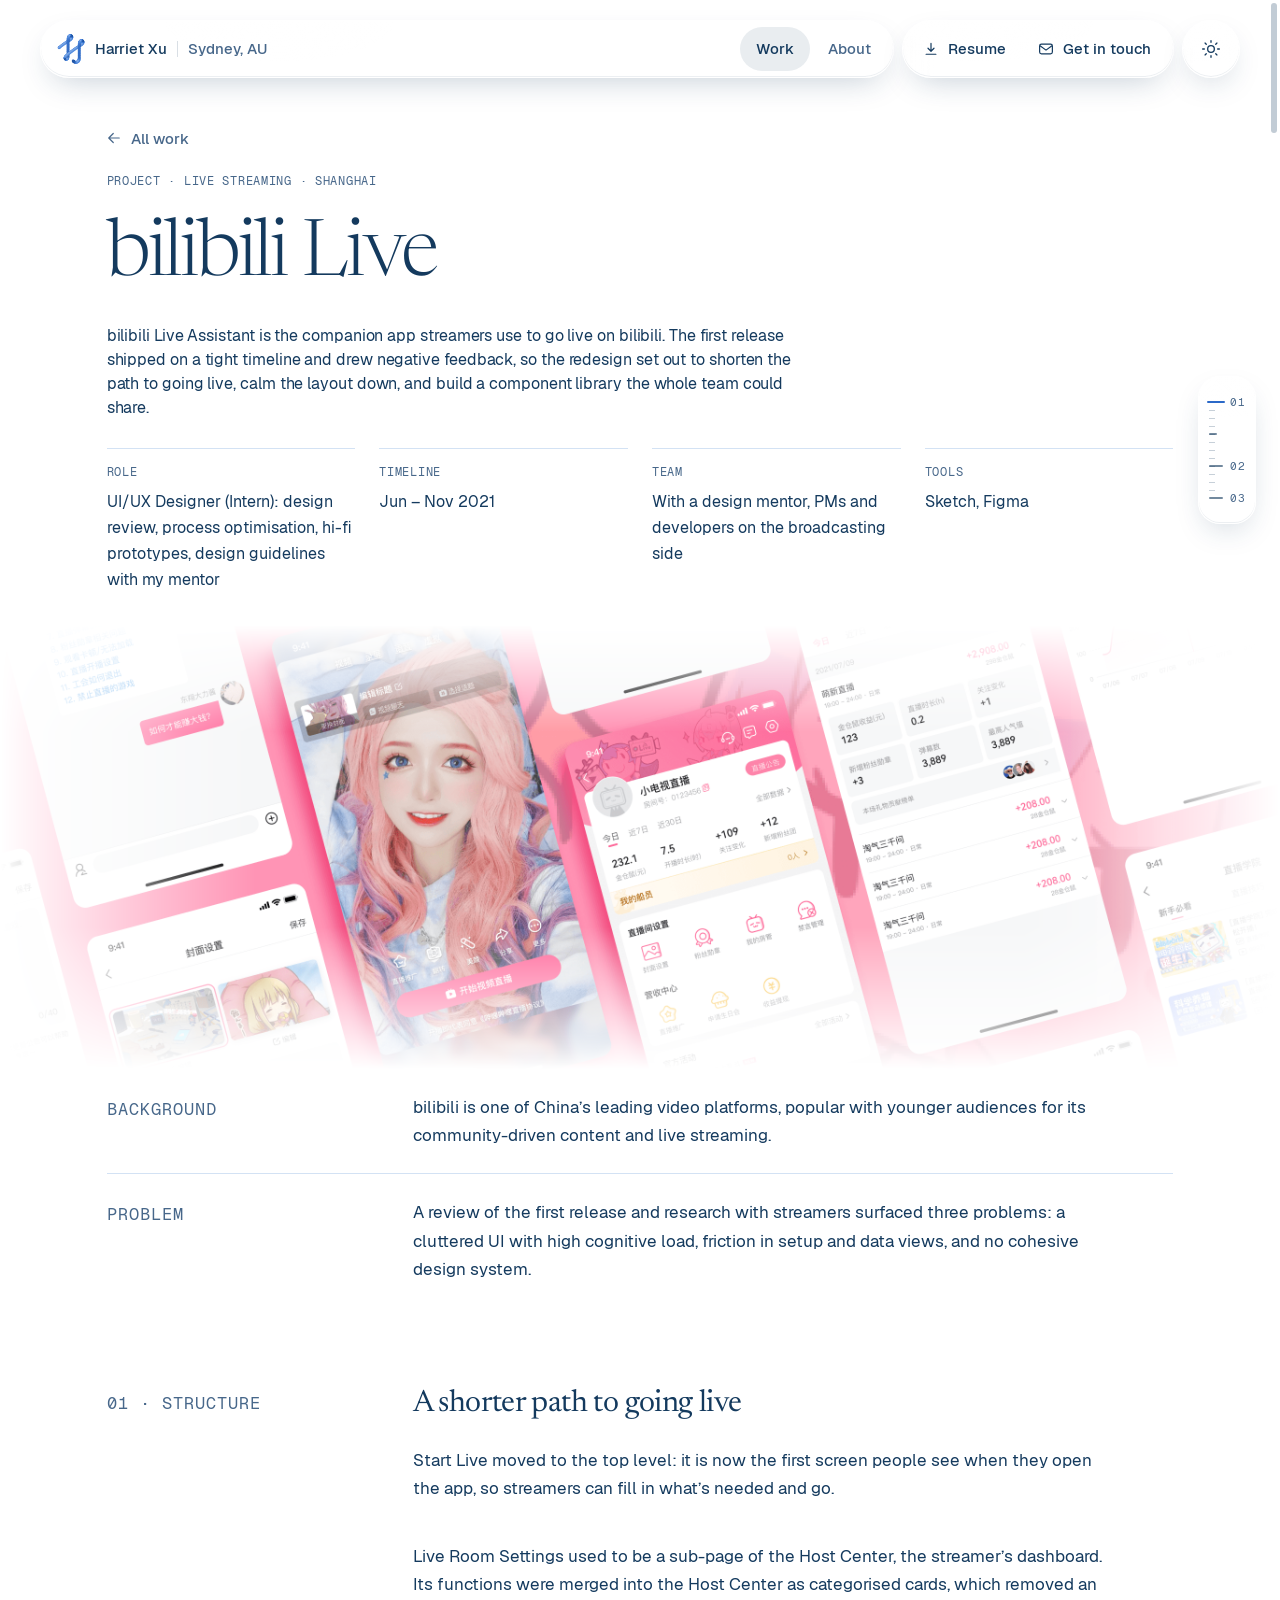
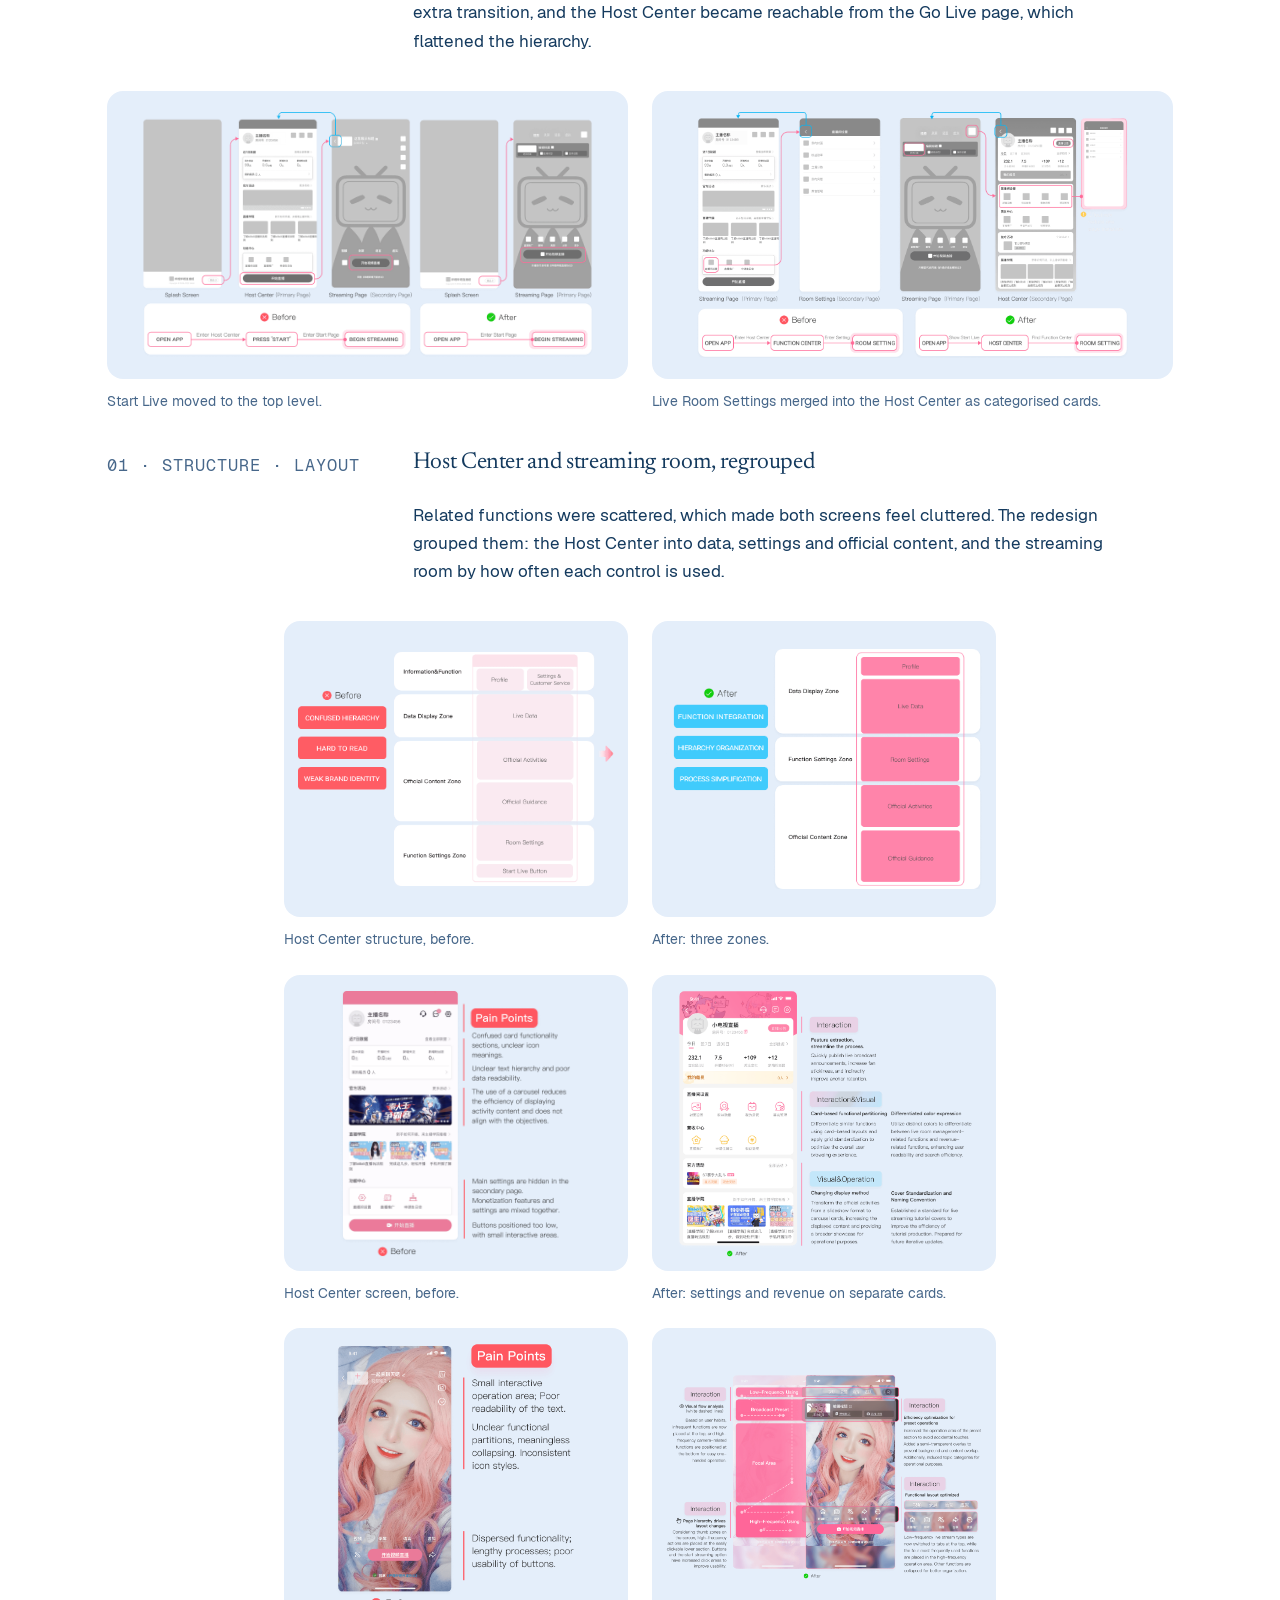
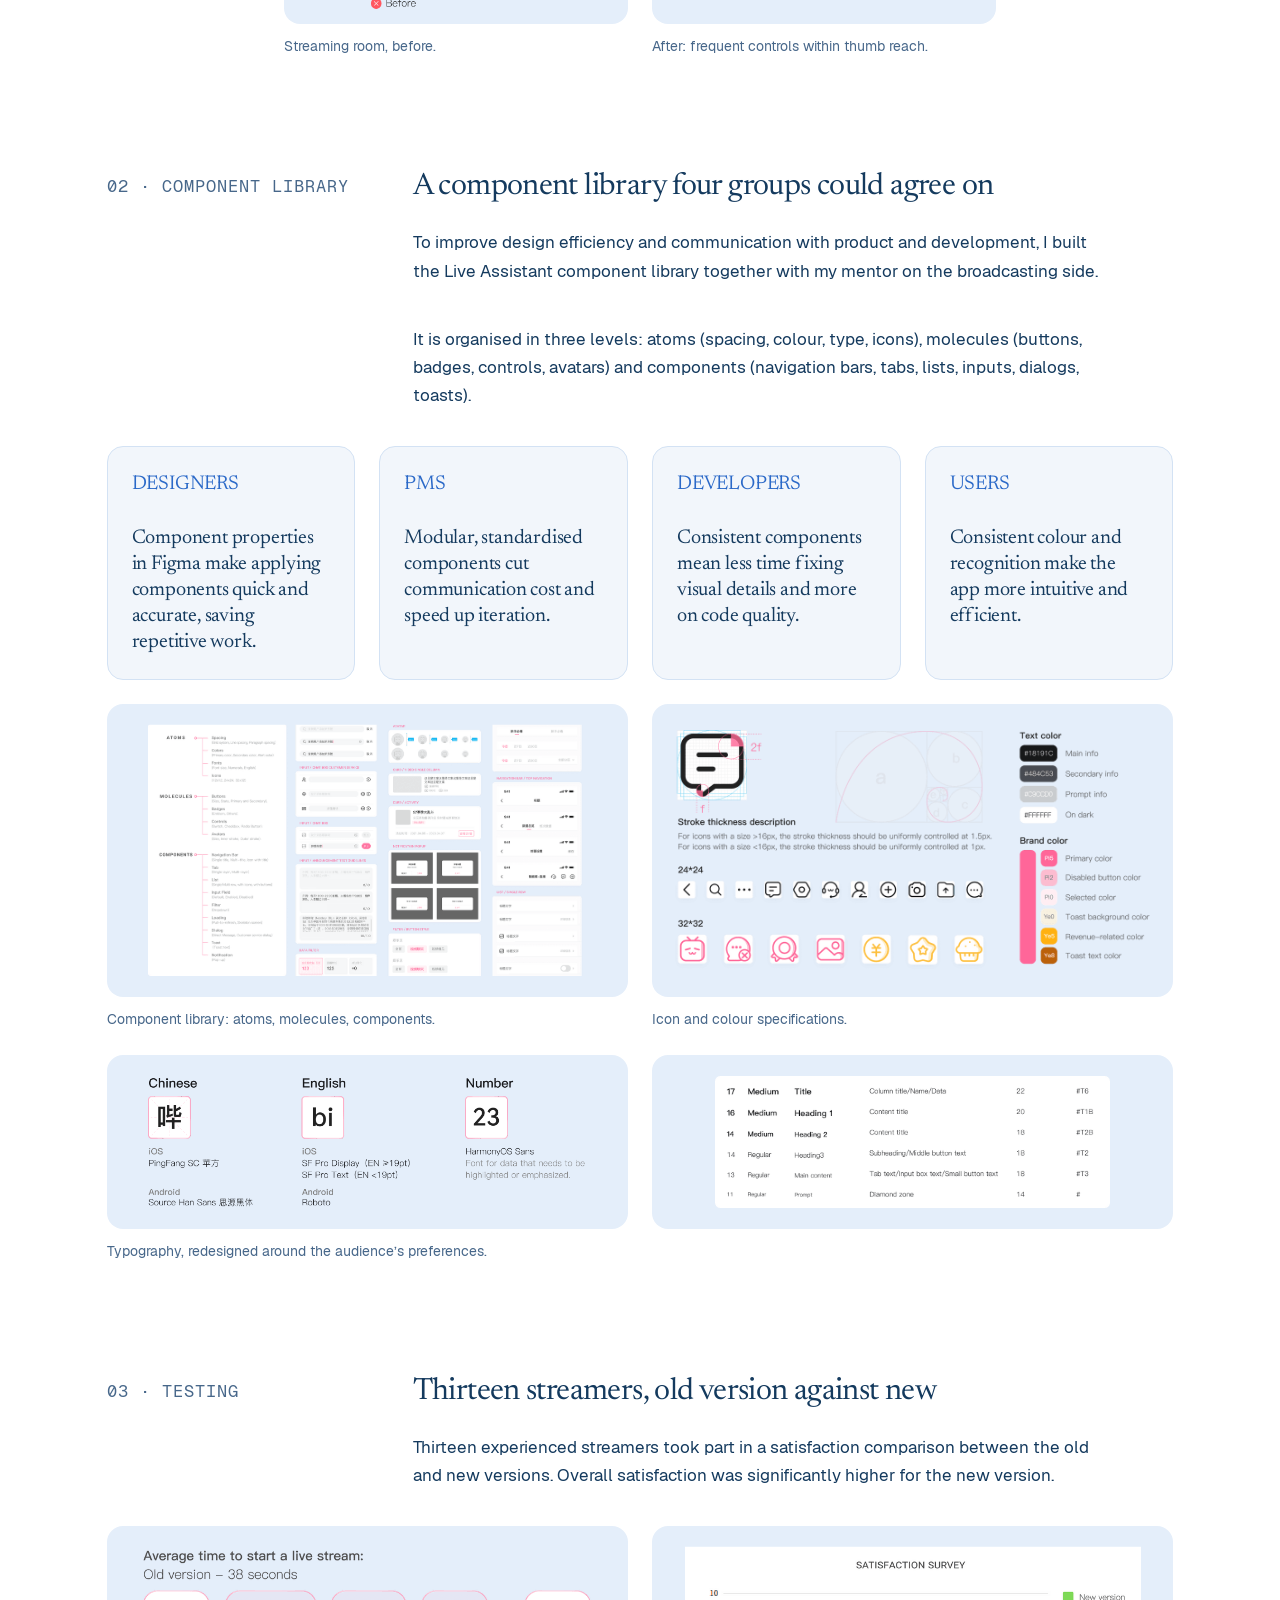
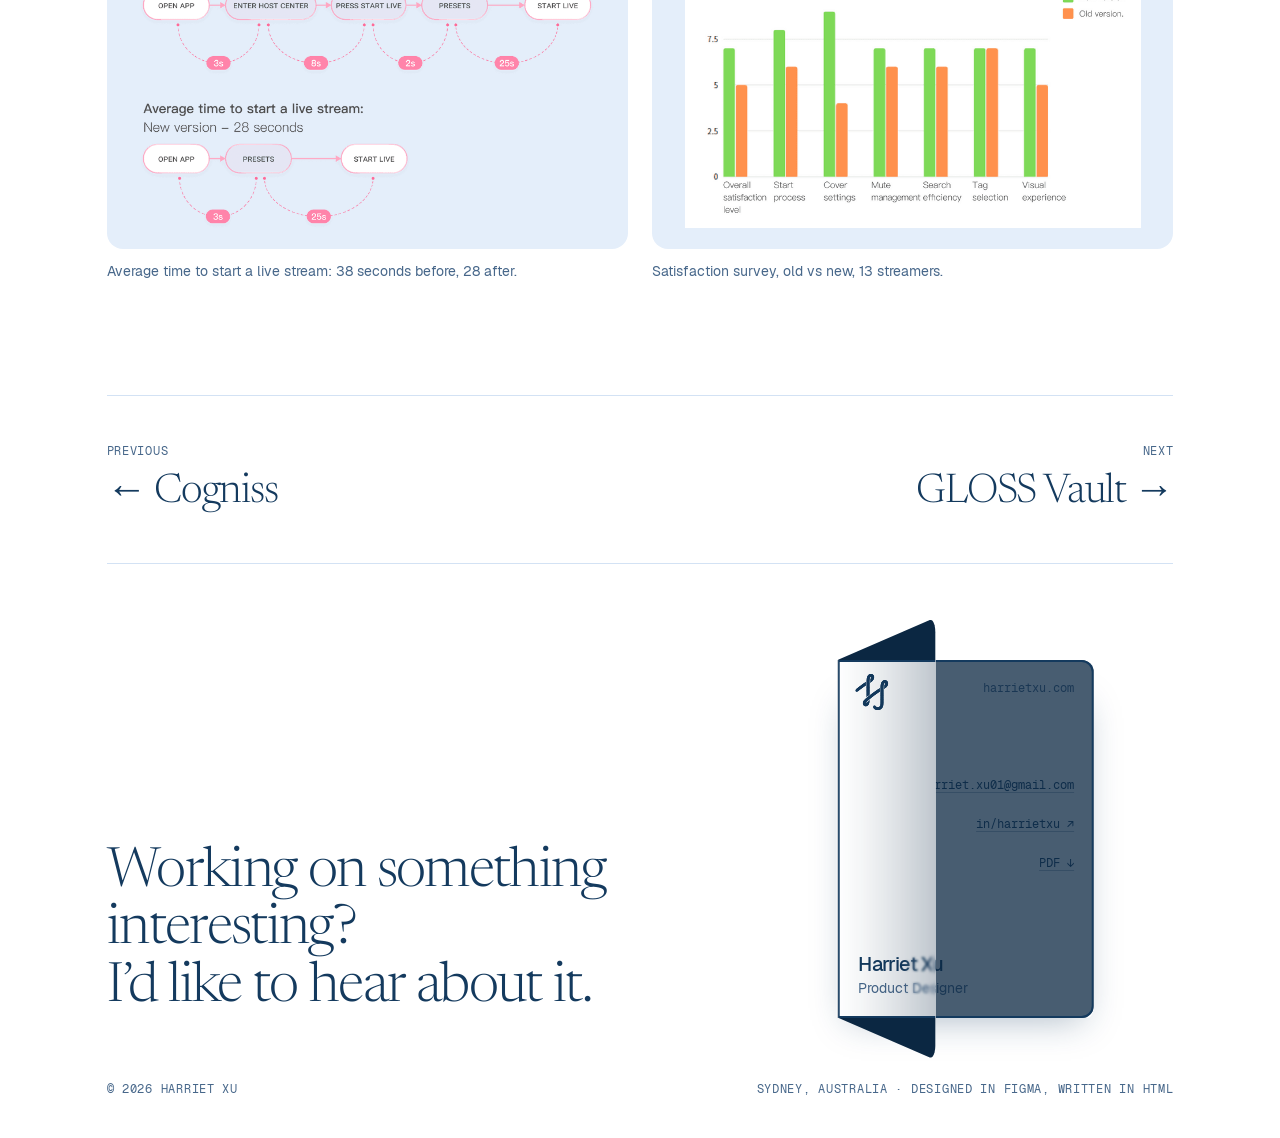
<file: bilibili-live.html>
<!doctype html>
<html lang="en" data-theme="light">
<head>
<meta charset="utf-8">
<meta name="viewport" content="width=device-width, initial-scale=1">
<title>bilibili Live · Harriet Xu</title>
<meta name="description" content="bilibili Live case study: redesigning the Live Assistant app so streamers reach Go Live faster, the Host Center reads calmly, and one component library serves designers, PMs and developers.">
<link rel="canonical" href="https://harrietxu.com/bilibili-live.html">
<meta property="og:type" content="article">
<meta property="og:site_name" content="Harriet Xu">
<meta property="og:title" content="bilibili Live · Harriet Xu">
<meta property="og:description" content="bilibili Live case study: redesigning the Live Assistant app so streamers reach Go Live faster, the Host Center reads calmly, and one component library serves designers, PMs and developers.">
<meta property="og:url" content="https://harrietxu.com/bilibili-live.html">
<meta property="og:image" content="https://harrietxu.com/assets/og/harriet-xu.jpg">
<meta property="og:image:width" content="1200">
<meta property="og:image:height" content="630">
<meta property="og:image:alt" content="Harriet Xu, product designer in Sydney: a product designer who makes the complex clear.">
<meta name="twitter:card" content="summary_large_image">
<script>(function(){var l=location;if(l.protocol==='file:'||/^(localhost|127\.0\.0\.1|\[::1\])$/.test(l.hostname)||/[?&]slots=show\b/.test(l.search))document.documentElement.dataset.slots='show'})()</script>
<script>(function(){var t;try{t=localStorage.getItem('theme')}catch(e){}document.documentElement.dataset.theme=t||(matchMedia('(prefers-color-scheme: dark)').matches?'dark':'light')})()</script>
<script>(function(){if(location.hash){var h=document.documentElement;h.style.scrollBehavior='auto';addEventListener('load',function(){requestAnimationFrame(function(){h.style.scrollBehavior=''})})}try{var p=JSON.parse(sessionStorage.getItem('pt')||'null');sessionStorage.removeItem('pt');if(p&&Date.now()-p.t<4000&&!matchMedia('(prefers-reduced-motion: reduce)').matches){document.documentElement.classList.add(p.h?'pt-hold':'pt-in');window.__pt=p}}catch(e){}})()</script>
<link rel="icon" href="assets/logo/favicon-32.png" sizes="32x32" type="image/png">
<link rel="icon" href="assets/logo/favicon-96.png" sizes="96x96" type="image/png">
<link rel="icon" href="assets/logo/favicon.svg" type="image/svg+xml">
<link rel="apple-touch-icon" href="assets/logo/apple-touch-icon.png">
<link rel="preload" href="assets/fonts/Geist-Medium.woff2" as="font" type="font/woff2" crossorigin>
<link rel="preload" href="assets/fonts/Geist-Regular.woff2" as="font" type="font/woff2" crossorigin>
<link rel="preload" href="assets/fonts/Newsreader-opsz.woff2" as="font" type="font/woff2" crossorigin>
<link rel="stylesheet" href="css/site.css">
<link rel="stylesheet" href="css/case.css">
<link rel="stylesheet" href="css/fold-card.css">
<script src="js/hx-mark.js"></script>
<script defer src="https://cloud.umami.is/script.js" data-website-id="10855bf3-f162-4343-8919-436283cce4f6" data-domains="harrietxu.com,www.harrietxu.com"></script>
</head>
<body>
<a class="skip" href="#main">Skip to content</a>
<div class="nav">
  <div class="dock">
  <nav class="tabbar glass" aria-label="Main">
    <a class="brand" href="./"><span class="hx-mark" data-variant="silk" data-weight="11" aria-hidden="true"></span><span>Harriet Xu</span><span class="bar" aria-hidden="true"></span><span class="place">Sydney, AU</span></a>
    <div class="links"><a href="./#work" aria-current="page">Work</a><a href="about.html">About</a></div>
  </nav>
  <div class="actions glass">
    <a href="assets/resume/Harriet-Xu-Product-Designer.pdf" target="_blank" rel="noopener"><svg viewBox="0 0 24 24" fill="none" stroke="currentColor" stroke-width="1.6" stroke-linecap="round" stroke-linejoin="round" aria-hidden="true"><path d="M12 4.5v10M8 11l4 4 4-4M5.5 19h13"/></svg><span>Resume</span></a>
    <a href="mailto:harriet.xu01@gmail.com?subject=Hello%20Harriet" data-contact><svg viewBox="0 0 24 24" fill="none" stroke="currentColor" stroke-width="1.6" stroke-linecap="round" stroke-linejoin="round" aria-hidden="true"><rect x="3.5" y="5.5" width="17" height="13" rx="2.5"/><path d="m4.5 8 7.5 5.5L19.5 8"/></svg><span>Get in touch</span></a>
  </div>
  </div>
  <button id="theme" class="mode glass" type="button" aria-label="Switch colour mode">
    <svg class="sun" viewBox="0 0 24 24" fill="none" stroke="currentColor" stroke-width="1.6" stroke-linecap="round" aria-hidden="true"><circle cx="12" cy="12" r="4"/><path d="M12 2v2M12 20v2M2 12h2M20 12h2M4.9 4.9l1.4 1.4M17.7 17.7l1.4 1.4M4.9 19.1l1.4-1.4M17.7 6.3l1.4-1.4"/></svg>
    <svg class="moon" viewBox="0 0 24 24" fill="none" stroke="currentColor" stroke-width="1.6" stroke-linecap="round" stroke-linejoin="round" aria-hidden="true"><path d="M20 14.5A8 8 0 0 1 9.5 4a8 8 0 1 0 10.5 10.5z"/></svg>
  </button>
</div>
<script>(function(){var m=document.querySelectorAll('.nav .hx-mark');if(window.__pt)m.forEach(function(n){n.dataset.draw='off'});if(window.HXMark)HXMark.init('.nav .hx-mark')})()</script>

<main class="case" id="main">

  <header class="case-head">
    <a class="case-back" href="./#work" aria-label="Back to all work"><svg viewBox="0 0 24 24" fill="none" stroke="currentColor" stroke-width="1.6" stroke-linecap="round" stroke-linejoin="round" aria-hidden="true"><path d="M19 12H5M11 6l-6 6 6 6"/></svg><span>All work</span></a>
    <p class="mono eyebrow">Project · Live streaming · Shanghai</p>
    <h1>bilibili Live</h1>
    <p class="dek">bilibili Live Assistant is the companion app streamers use to go live on bilibili. The first release shipped on a tight timeline and drew negative feedback, so the redesign set out to shorten the path to going live, calm the layout down, and build a component library the whole team could share.</p>
    <dl class="facts">
      <div><dt class="mono">Role</dt><dd>UI/UX Designer (Intern): design review, process optimisation, hi-fi prototypes, design guidelines with my mentor</dd></div>
      <div><dt class="mono">Timeline</dt><dd>Jun – Nov 2021</dd></div>
      <div><dt class="mono">Team</dt><dd>With a design mentor, PMs and developers on the broadcasting side</dd></div>
      <div><dt class="mono">Tools</dt><dd>Sketch, Figma</dd></div>
    </dl>
  </header>

  <figure class="hero haze">
    <img src="assets/img/work/bilibili-live/bilibili-00-hero.png" alt="A spread of bilibili Live Assistant screens: the Go Live page, the Host Center, data views and the streaming room, on a pink background" width="2740" height="2158">
  </figure>

  <div class="intro-row"><p class="mono">Background</p><p>bilibili is one of China’s leading video platforms, popular with younger audiences for its community-driven content and live streaming.</p></div>
  <div class="intro-row"><p class="mono">Problem</p><p>A review of the first release and research with streamers surfaced three problems: a cluttered UI with high cognitive load, friction in setup and data views, and no cohesive design system.</p></div>

  <div class="case-body">

    <section class="sec" aria-labelledby="s1">
      <div class="sec-intro">
        <p class="mono">01 · Structure</p>
        <div class="text">
          <h2 id="s1">A shorter path to going live</h2>
          <p>Start Live moved to the top level: it is now the first screen people see when they open the app, so streamers can fill in what’s needed and go.</p>
          <p>Live Room Settings used to be a sub-page of the Host Center, the streamer’s dashboard. Its functions were merged into the Host Center as categorised cards, which removed an extra transition, and the Host Center became reachable from the Go Live page, which flattened the hierarchy.</p>
        </div>
      </div>
      <div class="bento">
        <div class="row">
          <figure class="fig paper" style="--span:2; --ar:588/325"><img src="assets/img/work/bilibili-live/bilibili-06-start-live-process.png" alt="Before and after screen flows: Open app → Host Center → Start → streaming, against Open app → Start page → streaming" loading="lazy"><figcaption>Start Live moved to the top level.</figcaption></figure>
          <figure class="fig paper" style="--span:2; --ar:588/325"><img src="assets/img/work/bilibili-live/bilibili-07-settings-process.png" alt="Flow diagram: Live Room Settings merged into the Host Center" loading="lazy"><figcaption>Live Room Settings merged into the Host Center as categorised cards.</figcaption></figure>
        </div>
      </div>

      <div class="sub">
        <div class="sec-intro">
          <p class="mono">01 · Structure · Layout</p>
          <div class="text">
            <h3>Host Center and streaming room, regrouped</h3>
            <p>Related functions were scattered, which made both screens feel cluttered. The redesign grouped them: the Host Center into data, settings and official content, and the streaming room by how often each control is used.</p>
          </div>
        </div>
        <div class="bento">
          <div class="row c2">
            <figure class="fig paper" style="--ar:384/330"><img src="assets/img/work/bilibili-live/bilibili-11-host-center-1.png" alt="Before: the Host Center’s information architecture, marked confused hierarchy, hard to read, weak brand identity" loading="lazy"><figcaption>Host Center structure, before.</figcaption></figure>
            <figure class="fig paper" style="--ar:384/330"><img src="assets/img/work/bilibili-live/bilibili-12-host-center-2.png" alt="After: the Host Center reorganised into data display, function settings and official content zones" loading="lazy"><figcaption>After: three zones.</figcaption></figure>
          </div>
          <div class="row c2">
            <figure class="fig paper" style="--ar:384/330"><img src="assets/img/work/bilibili-live/bilibili-13-host-center-3.png" alt="Before: the old Host Center screen with its pain points called out" loading="lazy"><figcaption>Host Center screen, before.</figcaption></figure>
            <figure class="fig paper" style="--ar:384/330"><img src="assets/img/work/bilibili-live/bilibili-14-host-center-4.png" alt="After: the redesigned Host Center screen, annotated" loading="lazy"><figcaption>After: settings and revenue on separate cards.</figcaption></figure>
          </div>
          <div class="row c2">
            <figure class="fig paper" style="--ar:384/330"><img src="assets/img/work/bilibili-live/bilibili-15-host-center-5.png" alt="Before: the old streaming room screen with its pain points called out" loading="lazy"><figcaption>Streaming room, before.</figcaption></figure>
            <figure class="fig paper" style="--ar:384/330"><img src="assets/img/work/bilibili-live/bilibili-16-host-center-6.png" alt="After: the redesigned streaming room, with low-frequency and high-frequency controls separated" loading="lazy"><figcaption>After: frequent controls within thumb reach.</figcaption></figure>
          </div>
        </div>
      </div>
    </section>

    <section class="sec" aria-labelledby="s2">
      <div class="sec-intro">
        <p class="mono">02 · Component library</p>
        <div class="text">
          <h2 id="s2">A component library four groups could agree on</h2>
          <p>To improve design efficiency and communication with product and development, I built the Live Assistant component library together with my mentor on the broadcasting side.</p>
          <p>It is organised in three levels: atoms (spacing, colour, type, icons), molecules (buttons, badges, controls, avatars) and components (navigation bars, tabs, lists, inputs, dialogs, toasts).</p>
        </div>
      </div>
      <div class="bento">
        <div class="row">
          <div class="tile"><p class="mono">Designers</p><p>Component properties in Figma make applying components quick and accurate, saving repetitive work.</p></div>
          <div class="tile"><p class="mono">PMs</p><p>Modular, standardised components cut communication cost and speed up iteration.</p></div>
          <div class="tile"><p class="mono">Developers</p><p>Consistent components mean less time fixing visual details and more on code quality.</p></div>
          <div class="tile"><p class="mono">Users</p><p>Consistent colour and recognition make the app more intuitive and efficient.</p></div>
        </div>
        <div class="row">
          <figure class="fig paper" style="--span:2; --ar:588/331"><img src="assets/img/work/bilibili-live/bilibili-20-component-library.png" alt="The Live Assistant component library in Figma: an index of atoms, molecules and components beside the component sheets" loading="lazy"><figcaption>Component library: atoms, molecules, components.</figcaption></figure>
          <figure class="fig paper" style="--span:2; --ar:588/331"><img src="assets/img/work/bilibili-live/bilibili-19-icon-and-colour.png" alt="Icon set and colour specifications" loading="lazy"><figcaption>Icon and colour specifications.</figcaption></figure>
        </div>
        <div class="row">
          <figure class="fig paper" style="--span:2; --ar:588/196"><img src="assets/img/work/bilibili-live/bilibili-17-typography-1.png" alt="Typography scale for the app" loading="lazy"><figcaption>Typography, redesigned around the audience’s preferences.</figcaption></figure>
          <figure class="fig paper" style="--span:2; --ar:588/196"><img src="assets/img/work/bilibili-live/bilibili-18-typography-2.png" alt="Typography in use on app screens" loading="lazy"></figure>
        </div>
      </div>
    </section>

    <section class="sec" aria-labelledby="s3">
      <div class="sec-intro">
        <p class="mono">03 · Testing</p>
        <div class="text">
          <h2 id="s3">Thirteen streamers, old version against new</h2>
          <p>Thirteen experienced streamers took part in a satisfaction comparison between the old and new versions. Overall satisfaction was significantly higher for the new version.</p>
        </div>
      </div>
      <div class="bento">
        <div class="row">
          <figure class="fig paper" style="--span:2; --ar:588/365"><img src="assets/img/work/bilibili-live/bilibili-21-user-testing-1.png" alt="Flow diagram: average time to start a live stream, 38 seconds in the old version against 28 in the new" loading="lazy"><figcaption>Average time to start a live stream: 38 seconds before, 28 after.</figcaption></figure>
          <figure class="fig paper" style="--span:2; --ar:588/365"><img src="assets/img/work/bilibili-live/bilibili-22-user-testing-2.png" alt="Bar chart: satisfaction survey, new version against old, across seven measures" loading="lazy"><figcaption>Satisfaction survey, old vs new, 13 streamers.</figcaption></figure>
        </div>
      </div>
    </section>

  </div>

  <nav class="next" aria-label="Previous and next case study">
    <a class="prev" href="cogniss.html" data-cursor="Read case study"><span class="mono">Previous</span><span class="t">← Cogniss</span></a>
    <a class="fwd" href="gloss-vault.html" data-cursor="Read case study"><span class="mono">Next</span><span class="t">GLOSS Vault →</span></a>
  </nav>
</main>

<footer class="site-foot" id="contact">
  <div class="cta has-fold">
    <div class="say">
      <h2>Working on something interesting?<br>I’d like to hear about it.</h2>
    </div>
    <div class="fold-slot">
      <div class="fold" data-fold data-auto="end">
        <div class="fold-ground" aria-hidden="true"></div>
        <button class="fold-hit" type="button" aria-expanded="false" aria-controls="fold-inside" data-grab><span class="fold-cue" data-cursor="Open the card"></span><span class="fold-sr">Open the card</span></button>
        <div class="fold-page fold-base" id="fold-inside">
          <div class="fold-paper">
            <span class="fold-mark hx-mark" data-variant="ink" data-weight="9" data-draw="off" aria-hidden="true"></span>
            <span class="fold-tag">harrietxu.com</span>
            <ul class="fold-links">
              <li><a href="mailto:harriet.xu01@gmail.com?subject=Hello%20Harriet" data-contact><span>Email</span><span>harriet.xu01@gmail.com</span></a></li>
              <li><a href="https://www.linkedin.com/in/harrietxu" target="_blank" rel="noopener"><span>LinkedIn</span><span>in/harrietxu ↗</span></a></li>
              <li><a href="assets/resume/Harriet-Xu-Product-Designer.pdf" target="_blank" rel="noopener"><span>Resume</span><span>PDF ↓</span></a></li>
            </ul>
            <p class="fold-id"><b>Harriet Xu</b><span>Product Designer</span></p>
          </div>
          <i class="fold-shade"></i><i class="fold-rim"></i>
        </div>
        <i class="fold-slab" aria-hidden="true"></i>
        <div class="fold-page fold-front" aria-hidden="true">
          <div class="fold-paper">
            <span class="fold-mark hx-mark" data-variant="ink" data-weight="9" data-draw="off" aria-hidden="true"></span>
            <span class="fold-tag">harrietxu.com</span>
            <p class="fold-id"><b>Harriet Xu</b><span>Product Designer</span></p>
          </div>
          <span class="fold-blur"></span><i class="fold-shade"></i><i class="fold-rim"></i>
        </div>
        <div class="fold-page fold-back">
          <div class="fold-paper">
            <img class="fold-face" src="assets/img/all/card-face.jpg" width="256" height="256" alt="Harriet Xu" loading="lazy" decoding="async" draggable="false">
            <div class="fold-say"><p>A product designer who makes the complex <em>clear</em>.</p><span>Fintech · Sydney</span></div>
          </div>
          <span class="fold-blur"></span><i class="fold-shade"></i><i class="fold-rim"></i>
        </div>
      </div>
    </div>
  </div>
  <div class="fine mono"><p>© 2026 Harriet Xu</p><p>Sydney, Australia · Designed in Figma, written in HTML</p></div>
</footer>

<script src="js/case.js"></script>
<script src="js/lightbox.js"></script>
<script src="js/fold-card.js"></script>
<script src="js/site.js"></script>
<script src="js/motion.js"></script>
</body>
</html>
</file>
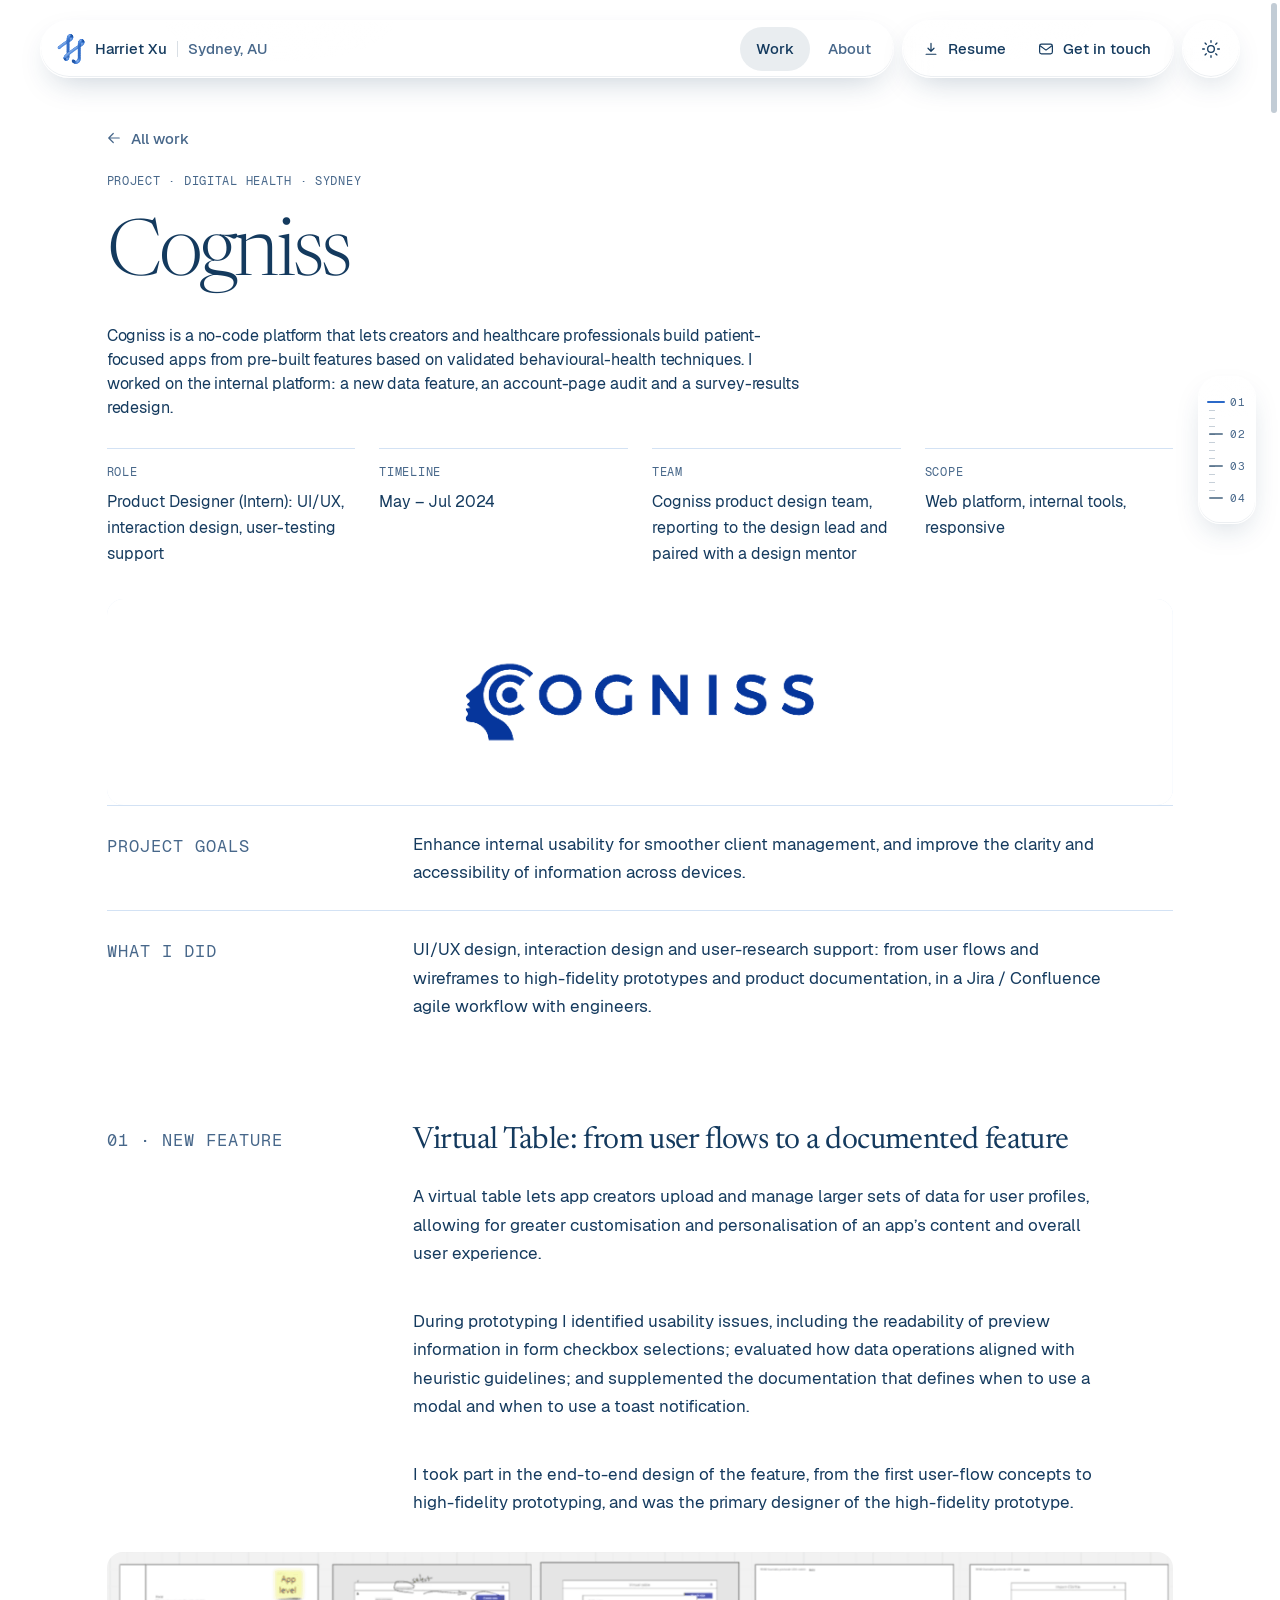
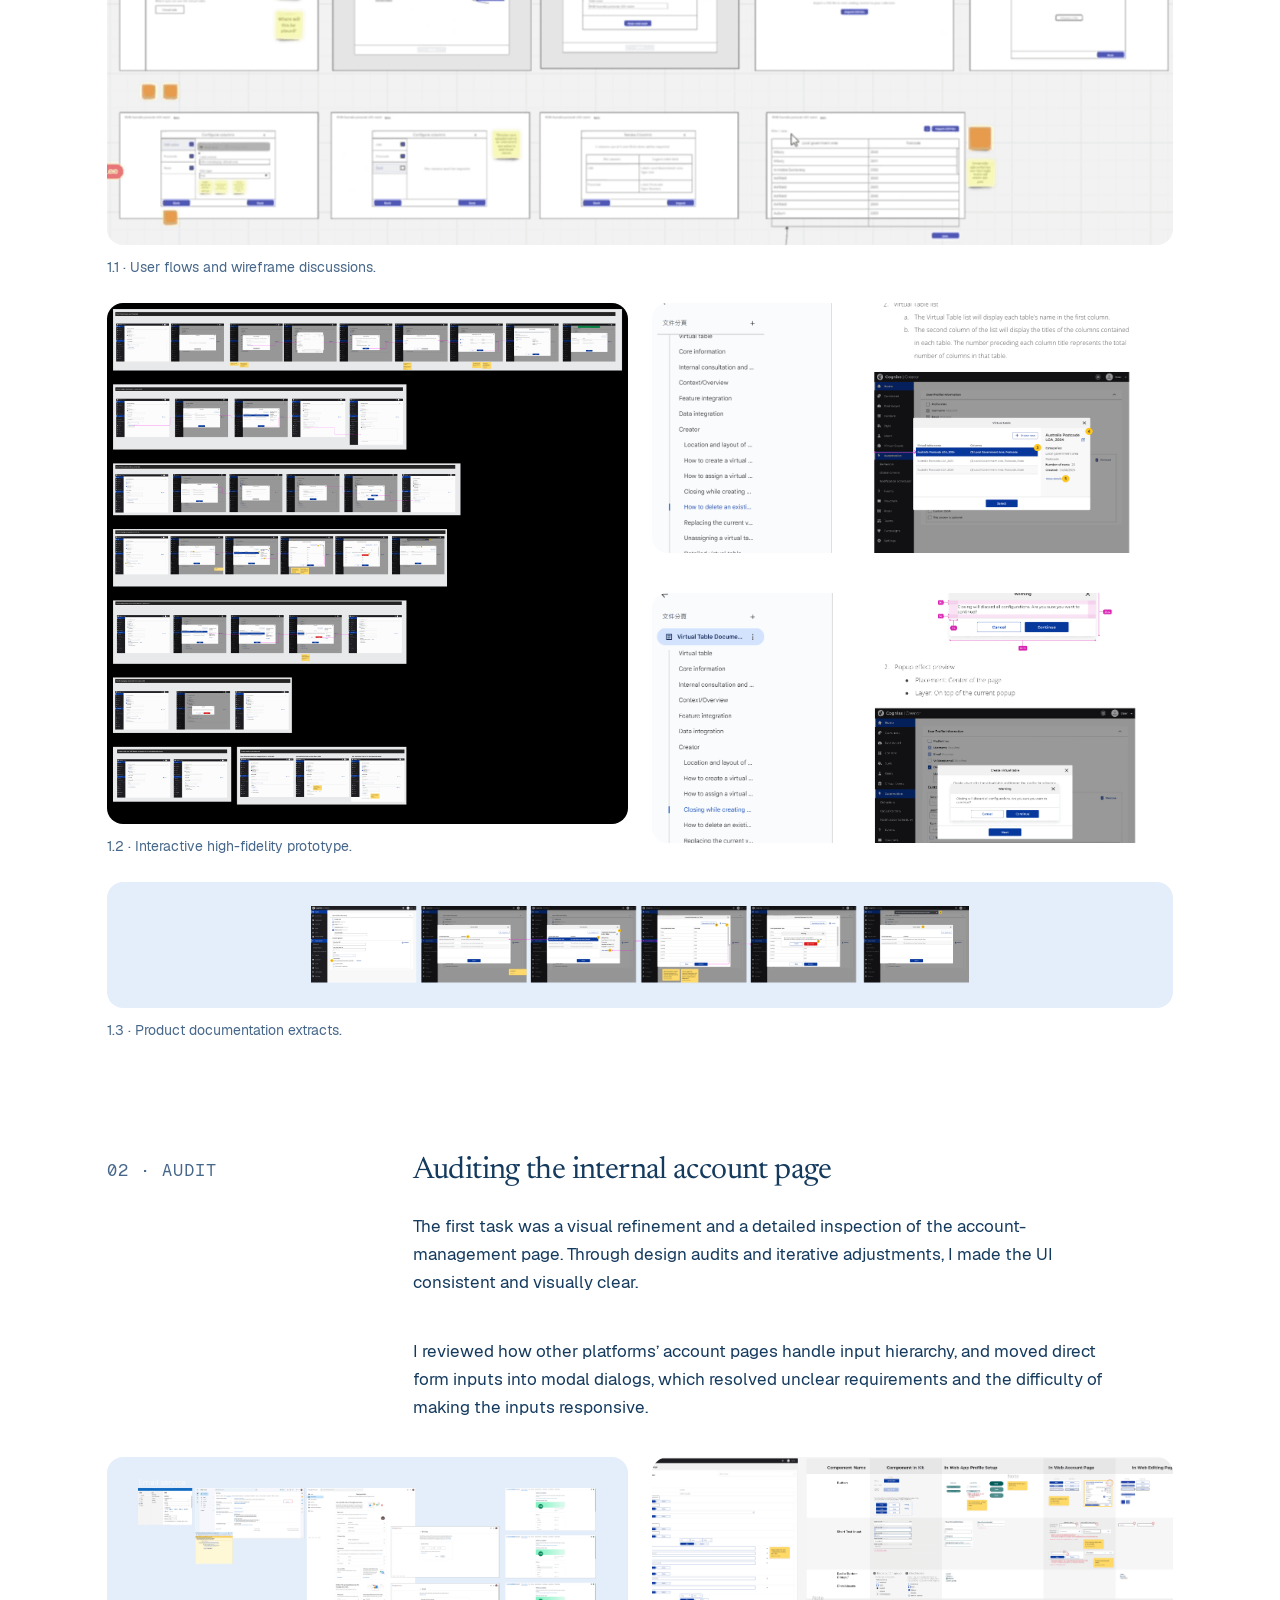
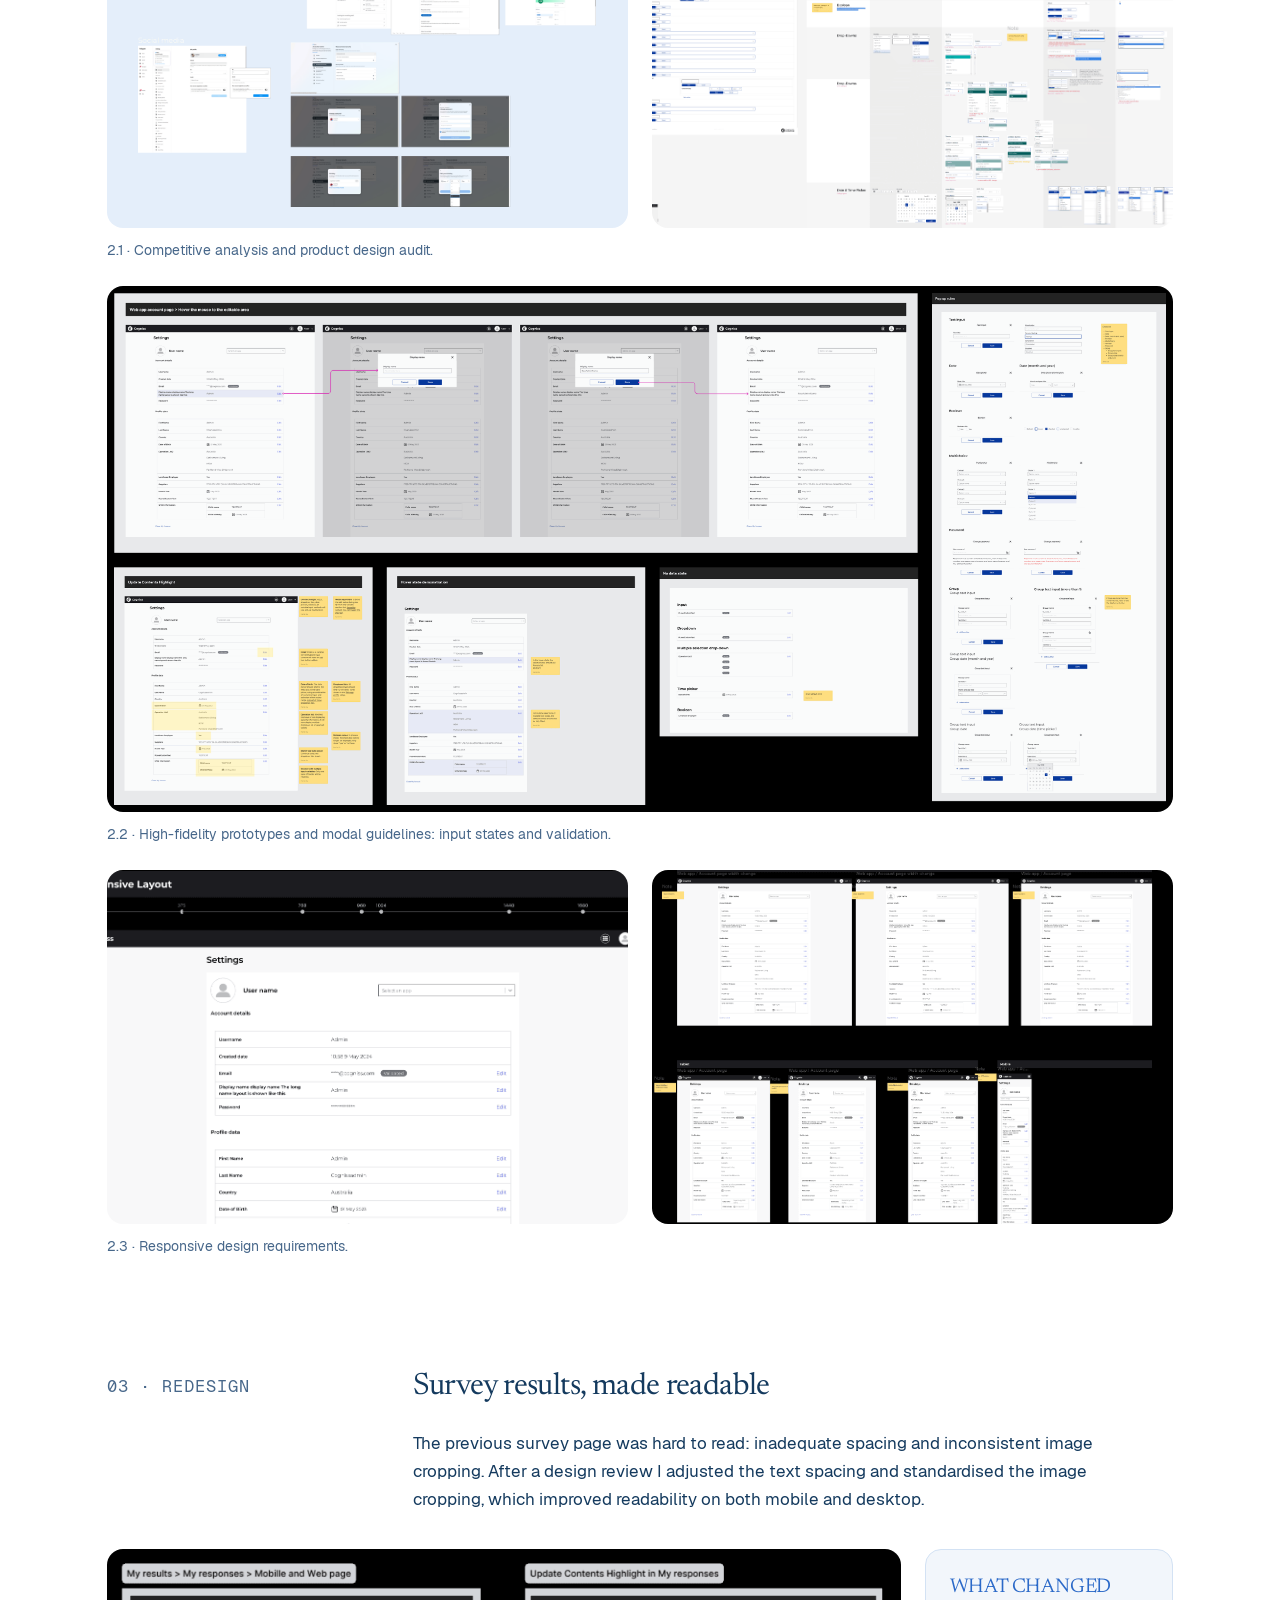
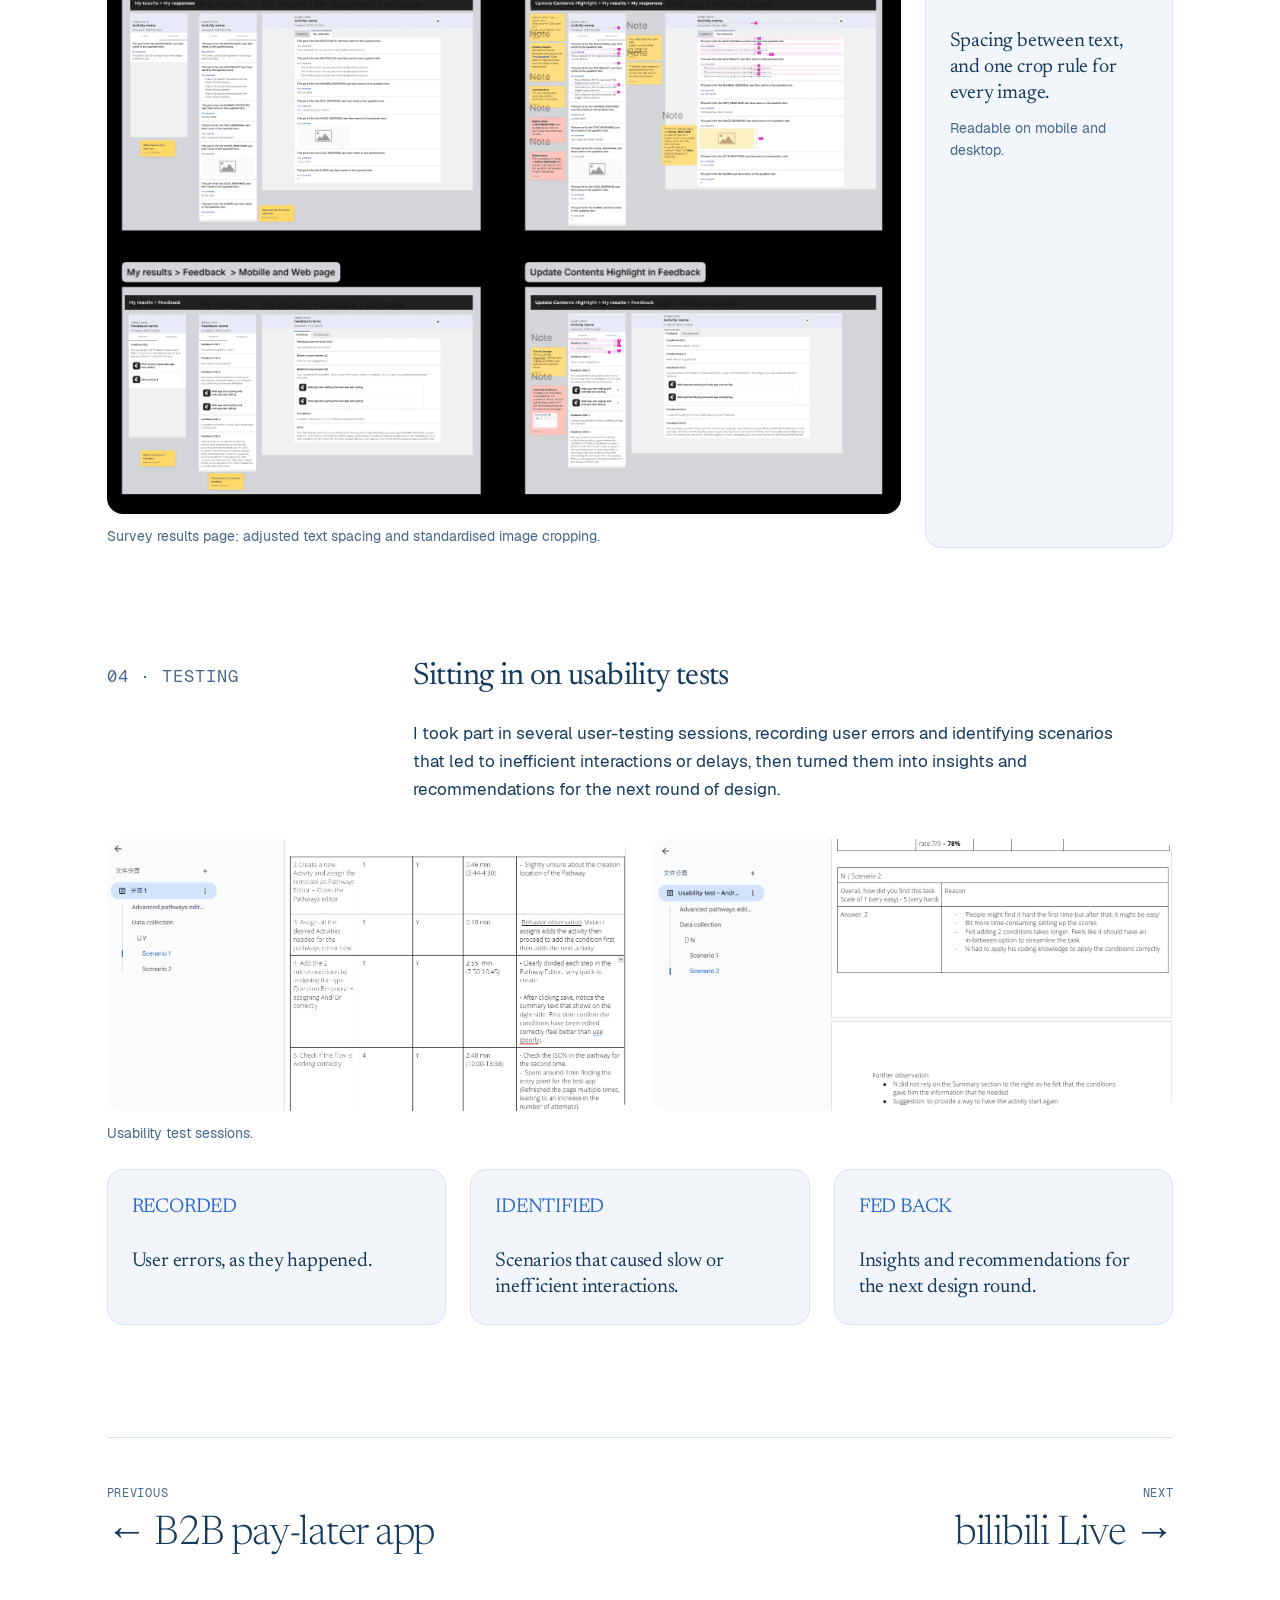
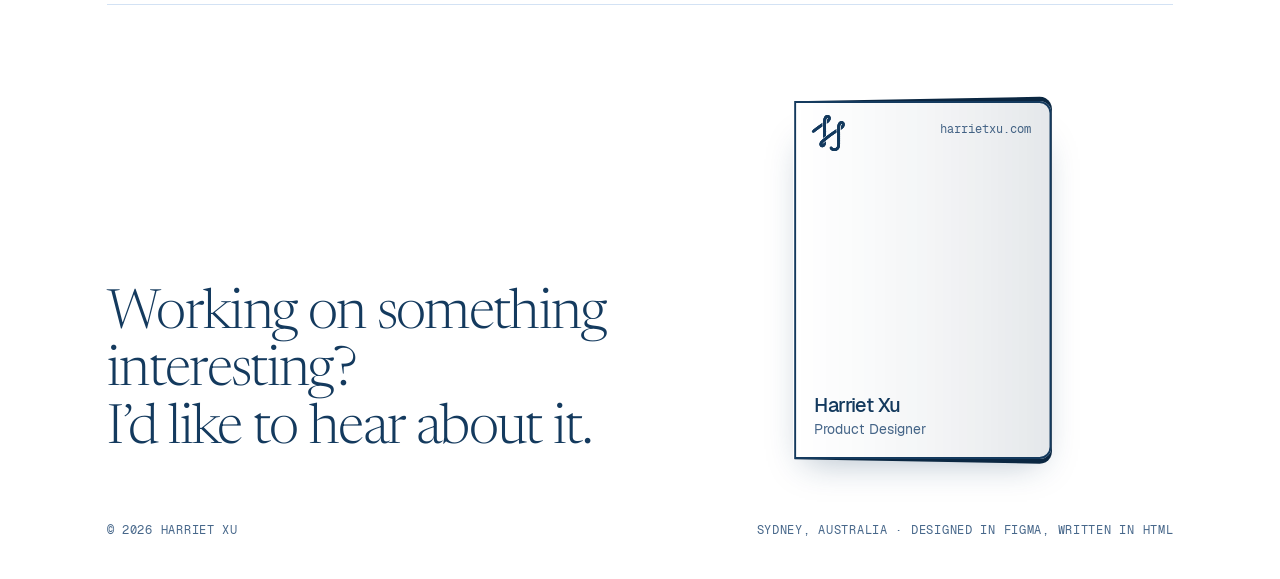
<file: cogniss.html>
<!doctype html>
<html lang="en" data-theme="light">
<head>
<meta charset="utf-8">
<meta name="viewport" content="width=device-width, initial-scale=1">
<title>Cogniss · Harriet Xu</title>
<meta name="description" content="Cogniss case study: a new virtual-table feature taken from user flows to a documented prototype, an audit of the internal account page, and a survey-results redesign, on a no-code digital-health platform.">
<link rel="canonical" href="https://harrietxu.com/cogniss.html">
<meta property="og:type" content="article">
<meta property="og:site_name" content="Harriet Xu">
<meta property="og:title" content="Cogniss · Harriet Xu">
<meta property="og:description" content="Cogniss case study: a new virtual-table feature taken from user flows to a documented prototype, an audit of the internal account page, and a survey-results redesign, on a no-code digital-health platform.">
<meta property="og:url" content="https://harrietxu.com/cogniss.html">
<meta property="og:image" content="https://harrietxu.com/assets/og/harriet-xu.jpg">
<meta property="og:image:width" content="1200">
<meta property="og:image:height" content="630">
<meta property="og:image:alt" content="Harriet Xu, product designer in Sydney: a product designer who makes the complex clear.">
<meta name="twitter:card" content="summary_large_image">
<script>(function(){var l=location;if(l.protocol==='file:'||/^(localhost|127\.0\.0\.1|\[::1\])$/.test(l.hostname)||/[?&]slots=show\b/.test(l.search))document.documentElement.dataset.slots='show'})()</script>
<script>(function(){var t;try{t=localStorage.getItem('theme')}catch(e){}document.documentElement.dataset.theme=t||(matchMedia('(prefers-color-scheme: dark)').matches?'dark':'light')})()</script>
<script>(function(){if(location.hash){var h=document.documentElement;h.style.scrollBehavior='auto';addEventListener('load',function(){requestAnimationFrame(function(){h.style.scrollBehavior=''})})}try{var p=JSON.parse(sessionStorage.getItem('pt')||'null');sessionStorage.removeItem('pt');if(p&&Date.now()-p.t<4000&&!matchMedia('(prefers-reduced-motion: reduce)').matches){document.documentElement.classList.add(p.h?'pt-hold':'pt-in');window.__pt=p}}catch(e){}})()</script>
<link rel="icon" href="assets/logo/favicon-32.png" sizes="32x32" type="image/png">
<link rel="icon" href="assets/logo/favicon-96.png" sizes="96x96" type="image/png">
<link rel="icon" href="assets/logo/favicon.svg" type="image/svg+xml">
<link rel="apple-touch-icon" href="assets/logo/apple-touch-icon.png">
<link rel="preload" href="assets/fonts/Geist-Medium.woff2" as="font" type="font/woff2" crossorigin>
<link rel="preload" href="assets/fonts/Geist-Regular.woff2" as="font" type="font/woff2" crossorigin>
<link rel="preload" href="assets/fonts/Newsreader-opsz.woff2" as="font" type="font/woff2" crossorigin>
<link rel="stylesheet" href="css/site.css">
<link rel="stylesheet" href="css/case.css">
<link rel="stylesheet" href="css/fold-card.css">
<script src="js/hx-mark.js"></script>
<script defer src="https://cloud.umami.is/script.js" data-website-id="10855bf3-f162-4343-8919-436283cce4f6" data-domains="harrietxu.com,www.harrietxu.com"></script>
</head>
<body>
<a class="skip" href="#main">Skip to content</a>
<div class="nav">
  <div class="dock">
  <nav class="tabbar glass" aria-label="Main">
    <a class="brand" href="./"><span class="hx-mark" data-variant="silk" data-weight="11" aria-hidden="true"></span><span>Harriet Xu</span><span class="bar" aria-hidden="true"></span><span class="place">Sydney, AU</span></a>
    <div class="links"><a href="./#work" aria-current="page">Work</a><a href="about.html">About</a></div>
  </nav>
  <div class="actions glass">
    <a href="assets/resume/Harriet-Xu-Product-Designer.pdf" target="_blank" rel="noopener"><svg viewBox="0 0 24 24" fill="none" stroke="currentColor" stroke-width="1.6" stroke-linecap="round" stroke-linejoin="round" aria-hidden="true"><path d="M12 4.5v10M8 11l4 4 4-4M5.5 19h13"/></svg><span>Resume</span></a>
    <a href="mailto:harriet.xu01@gmail.com?subject=Hello%20Harriet" data-contact><svg viewBox="0 0 24 24" fill="none" stroke="currentColor" stroke-width="1.6" stroke-linecap="round" stroke-linejoin="round" aria-hidden="true"><rect x="3.5" y="5.5" width="17" height="13" rx="2.5"/><path d="m4.5 8 7.5 5.5L19.5 8"/></svg><span>Get in touch</span></a>
  </div>
  </div>
  <button id="theme" class="mode glass" type="button" aria-label="Switch colour mode">
    <svg class="sun" viewBox="0 0 24 24" fill="none" stroke="currentColor" stroke-width="1.6" stroke-linecap="round" aria-hidden="true"><circle cx="12" cy="12" r="4"/><path d="M12 2v2M12 20v2M2 12h2M20 12h2M4.9 4.9l1.4 1.4M17.7 17.7l1.4 1.4M4.9 19.1l1.4-1.4M17.7 6.3l1.4-1.4"/></svg>
    <svg class="moon" viewBox="0 0 24 24" fill="none" stroke="currentColor" stroke-width="1.6" stroke-linecap="round" stroke-linejoin="round" aria-hidden="true"><path d="M20 14.5A8 8 0 0 1 9.5 4a8 8 0 1 0 10.5 10.5z"/></svg>
  </button>
</div>
<script>(function(){var m=document.querySelectorAll('.nav .hx-mark');if(window.__pt)m.forEach(function(n){n.dataset.draw='off'});if(window.HXMark)HXMark.init('.nav .hx-mark')})()</script>

<main class="case" id="main">

  <header class="case-head">
    <a class="case-back" href="./#work" aria-label="Back to all work"><svg viewBox="0 0 24 24" fill="none" stroke="currentColor" stroke-width="1.6" stroke-linecap="round" stroke-linejoin="round" aria-hidden="true"><path d="M19 12H5M11 6l-6 6 6 6"/></svg><span>All work</span></a>
    <p class="mono eyebrow">Project · Digital health · Sydney</p>
    <h1>Cogniss</h1>
    <p class="dek">Cogniss is a no-code platform that lets creators and healthcare professionals build patient-focused apps from pre-built features based on validated behavioural-health techniques. I worked on the internal platform: a new data feature, an account-page audit and a survey-results redesign.</p>
    <dl class="facts">
      <div><dt class="mono">Role</dt><dd>Product Designer (Intern): UI/UX, interaction design, user-testing support</dd></div>
      <div><dt class="mono">Timeline</dt><dd>May – Jul 2024</dd></div>
      <div><dt class="mono">Team</dt><dd>Cogniss product design team, reporting to the design lead and paired with a design mentor</dd></div>
      <div><dt class="mono">Scope</dt><dd>Web platform, internal tools, responsive</dd></div>
    </dl>
  </header>

  <figure class="hero">
    <img class="plate paper" src="assets/img/work/cogniss/cogniss-00-hero.png" alt="The Cogniss wordmark" width="1200" height="232" style="aspect-ratio:1200/232">
  </figure>

  <div class="intro-row"><p class="mono">Project goals</p><p>Enhance internal usability for smoother client management, and improve the clarity and accessibility of information across devices.</p></div>
  <div class="intro-row"><p class="mono">What I did</p><p>UI/UX design, interaction design and user-research support: from user flows and wireframes to high-fidelity prototypes and product documentation, in a Jira / Confluence agile workflow with engineers.</p></div>

  <div class="case-body">

    <section class="sec" aria-labelledby="s1">
      <div class="sec-intro">
        <p class="mono">01 · New feature</p>
        <div class="text">
          <h2 id="s1">Virtual Table: from user flows to a documented feature</h2>
          <p>A virtual table lets app creators upload and manage larger sets of data for user profiles, allowing for greater customisation and personalisation of an app’s content and overall user experience.</p>
          <p>During prototyping I identified usability issues, including the readability of preview information in form checkbox selections; evaluated how data operations aligned with heuristic guidelines; and supplemented the documentation that defines when to use a modal and when to use a toast notification.</p>
          <p>I took part in the end-to-end design of the feature, from the first user-flow concepts to high-fidelity prototyping, and was the primary designer of the high-fidelity prototype.</p>
        </div>
      </div>
      <div class="bento">
        <div class="row">
          <figure class="fig" style="--span:4; --ar:1200/329"><img src="assets/img/work/cogniss/cogniss-01-user-flows.png" alt="User flows for the virtual table, laid out as a sequence of wireframes" loading="lazy"><figcaption>1.1 · User flows and wireframe discussions.</figcaption></figure>
        </div>
        <div class="row">
          <figure class="fig" style="--span:2; --ar:588/588"><img src="assets/img/work/cogniss/cogniss-02-hifi-prototype.png" alt="The interactive high-fidelity prototype of the virtual table feature" loading="lazy"><figcaption>1.2 · Interactive high-fidelity prototype.</figcaption></figure>
          <div class="col" style="--span:2">
            <figure class="fig" style="--ar:588/282"><img src="assets/img/work/cogniss/cogniss-03-docs-1.png" alt="Product documentation page for the virtual table, first extract" loading="lazy"></figure>
            <figure class="fig" style="--ar:588/282"><img src="assets/img/work/cogniss/cogniss-04-docs-2.png" alt="Product documentation page for the virtual table, second extract" loading="lazy"></figure>
          </div>
        </div>
        <div class="row">
          <figure class="fig paper" style="--span:4; --ar:1200/141"><img src="assets/img/work/cogniss/cogniss-05-docs-strip.png" alt="A strip of documentation screens: the six virtual-table flows, each as a row of annotated frames" loading="lazy"><figcaption>1.3 · Product documentation extracts.</figcaption></figure>
        </div>
      </div>
    </section>

    <section class="sec" aria-labelledby="s2">
      <div class="sec-intro">
        <p class="mono">02 · Audit</p>
        <div class="text">
          <h2 id="s2">Auditing the internal account page</h2>
          <p>The first task was a visual refinement and a detailed inspection of the account-management page. Through design audits and iterative adjustments, I made the UI consistent and visually clear.</p>
          <p>I reviewed how other platforms’ account pages handle input hierarchy, and moved direct form inputs into modal dialogs, which resolved unclear requirements and the difficulty of making the inputs responsive.</p>
        </div>
      </div>
      <div class="bento">
        <div class="row">
          <figure class="fig paper" style="--span:2; --ar:588/418"><img src="assets/img/work/cogniss/cogniss-06-audit-1.png" alt="Competitive analysis board: account pages from other platforms, annotated" loading="lazy"><figcaption>2.1 · Competitive analysis and product design audit.</figcaption></figure>
          <figure class="fig" style="--span:2; --ar:588/418"><img src="assets/img/work/cogniss/cogniss-07-audit-2.png" alt="Design audit of the account-management page with notes on each issue" loading="lazy"></figure>
        </div>
        <div class="row">
          <figure class="fig" style="--span:4; --ar:3600/1775"><img src="assets/img/work/cogniss/cogniss-08-modal-input-states.png" alt="High-fidelity prototypes of the account page with modal dialogs, and the input states and validation rules beside them" loading="lazy"><figcaption>2.2 · High-fidelity prototypes and modal guidelines: input states and validation.</figcaption></figure>
        </div>
        <div class="row">
          <figure class="fig" style="--span:2; --ar:588/400"><img src="assets/img/work/cogniss/cogniss-09-responsive-1.png" alt="Responsive design requirements for the account page, desktop and mobile" loading="lazy"><figcaption>2.3 · Responsive design requirements.</figcaption></figure>
          <figure class="fig" style="--span:2; --ar:588/400"><img src="assets/img/work/cogniss/cogniss-10-responsive-2.png" alt="Responsive design requirements, second sheet" loading="lazy"></figure>
        </div>
      </div>
    </section>

    <section class="sec" aria-labelledby="s3">
      <div class="sec-intro">
        <p class="mono">03 · Redesign</p>
        <div class="text">
          <h2 id="s3">Survey results, made readable</h2>
          <p>The previous survey page was hard to read: inadequate spacing and inconsistent image cropping. After a design review I adjusted the text spacing and standardised the image cropping, which improved readability on both mobile and desktop.</p>
        </div>
      </div>
      <div class="bento">
        <div class="row">
          <figure class="fig" style="--span:3; --ar:894/636"><img src="assets/img/work/cogniss/cogniss-11-survey-results.png" alt="The survey results pages, mobile and web, with notes on spacing and image cropping" loading="lazy"><figcaption>Survey results page: adjusted text spacing and standardised image cropping.</figcaption></figure>
          <div class="tile"><p class="mono">What changed</p><p>Spacing between text, and one crop rule for every image.</p><small>Readable on mobile and desktop.</small></div>
        </div>
      </div>
    </section>

    <section class="sec" aria-labelledby="s4">
      <div class="sec-intro">
        <p class="mono">04 · Testing</p>
        <div class="text">
          <h2 id="s4">Sitting in on usability tests</h2>
          <p>I took part in several user-testing sessions, recording user errors and identifying scenarios that led to inefficient interactions or delays, then turned them into insights and recommendations for the next round of design.</p>
        </div>
      </div>
      <div class="bento">
        <div class="row">
          <figure class="fig" style="--span:2; --ar:588/306"><img src="assets/img/work/cogniss/cogniss-12-usability-test-1.png" alt="Notes from a usability test session" loading="lazy"><figcaption>Usability test sessions.</figcaption></figure>
          <figure class="fig" style="--span:2; --ar:588/306"><img src="assets/img/work/cogniss/cogniss-13-usability-test-2.png" alt="Notes from a second usability test session" loading="lazy"></figure>
        </div>
        <div class="row" style="--cols:3">
          <div class="tile"><p class="mono">Recorded</p><p>User errors, as they happened.</p></div>
          <div class="tile"><p class="mono">Identified</p><p>Scenarios that caused slow or inefficient interactions.</p></div>
          <div class="tile"><p class="mono">Fed back</p><p>Insights and recommendations for the next design round.</p></div>
        </div>
      </div>
    </section>

  </div>

  <nav class="next" aria-label="Previous and next case study">
    <a class="prev" href="b2b-pay-later.html" data-cursor="Read case study"><span class="mono">Previous</span><span class="t">← B2B pay-later app</span></a>
    <a class="fwd" href="bilibili-live.html" data-cursor="Read case study"><span class="mono">Next</span><span class="t">bilibili Live →</span></a>
  </nav>
</main>

<footer class="site-foot" id="contact">
  <div class="cta has-fold">
    <div class="say">
      <h2>Working on something interesting?<br>I’d like to hear about it.</h2>
    </div>
    <div class="fold-slot">
      <div class="fold" data-fold data-auto="end">
        <div class="fold-ground" aria-hidden="true"></div>
        <button class="fold-hit" type="button" aria-expanded="false" aria-controls="fold-inside" data-grab><span class="fold-cue" data-cursor="Open the card"></span><span class="fold-sr">Open the card</span></button>
        <div class="fold-page fold-base" id="fold-inside">
          <div class="fold-paper">
            <span class="fold-mark hx-mark" data-variant="ink" data-weight="9" data-draw="off" aria-hidden="true"></span>
            <span class="fold-tag">harrietxu.com</span>
            <ul class="fold-links">
              <li><a href="mailto:harriet.xu01@gmail.com?subject=Hello%20Harriet" data-contact><span>Email</span><span>harriet.xu01@gmail.com</span></a></li>
              <li><a href="https://www.linkedin.com/in/harrietxu" target="_blank" rel="noopener"><span>LinkedIn</span><span>in/harrietxu ↗</span></a></li>
              <li><a href="assets/resume/Harriet-Xu-Product-Designer.pdf" target="_blank" rel="noopener"><span>Resume</span><span>PDF ↓</span></a></li>
            </ul>
            <p class="fold-id"><b>Harriet Xu</b><span>Product Designer</span></p>
          </div>
          <i class="fold-shade"></i><i class="fold-rim"></i>
        </div>
        <i class="fold-slab" aria-hidden="true"></i>
        <div class="fold-page fold-front" aria-hidden="true">
          <div class="fold-paper">
            <span class="fold-mark hx-mark" data-variant="ink" data-weight="9" data-draw="off" aria-hidden="true"></span>
            <span class="fold-tag">harrietxu.com</span>
            <p class="fold-id"><b>Harriet Xu</b><span>Product Designer</span></p>
          </div>
          <span class="fold-blur"></span><i class="fold-shade"></i><i class="fold-rim"></i>
        </div>
        <div class="fold-page fold-back">
          <div class="fold-paper">
            <img class="fold-face" src="assets/img/all/card-face.jpg" width="256" height="256" alt="Harriet Xu" loading="lazy" decoding="async" draggable="false">
            <div class="fold-say"><p>A product designer who makes the complex <em>clear</em>.</p><span>Fintech · Sydney</span></div>
          </div>
          <span class="fold-blur"></span><i class="fold-shade"></i><i class="fold-rim"></i>
        </div>
      </div>
    </div>
  </div>
  <div class="fine mono"><p>© 2026 Harriet Xu</p><p>Sydney, Australia · Designed in Figma, written in HTML</p></div>
</footer>

<script src="js/case.js"></script>
<script src="js/lightbox.js"></script>
<script src="js/fold-card.js"></script>
<script src="js/site.js"></script>
<script src="js/motion.js"></script>
</body>
</html>
</file>
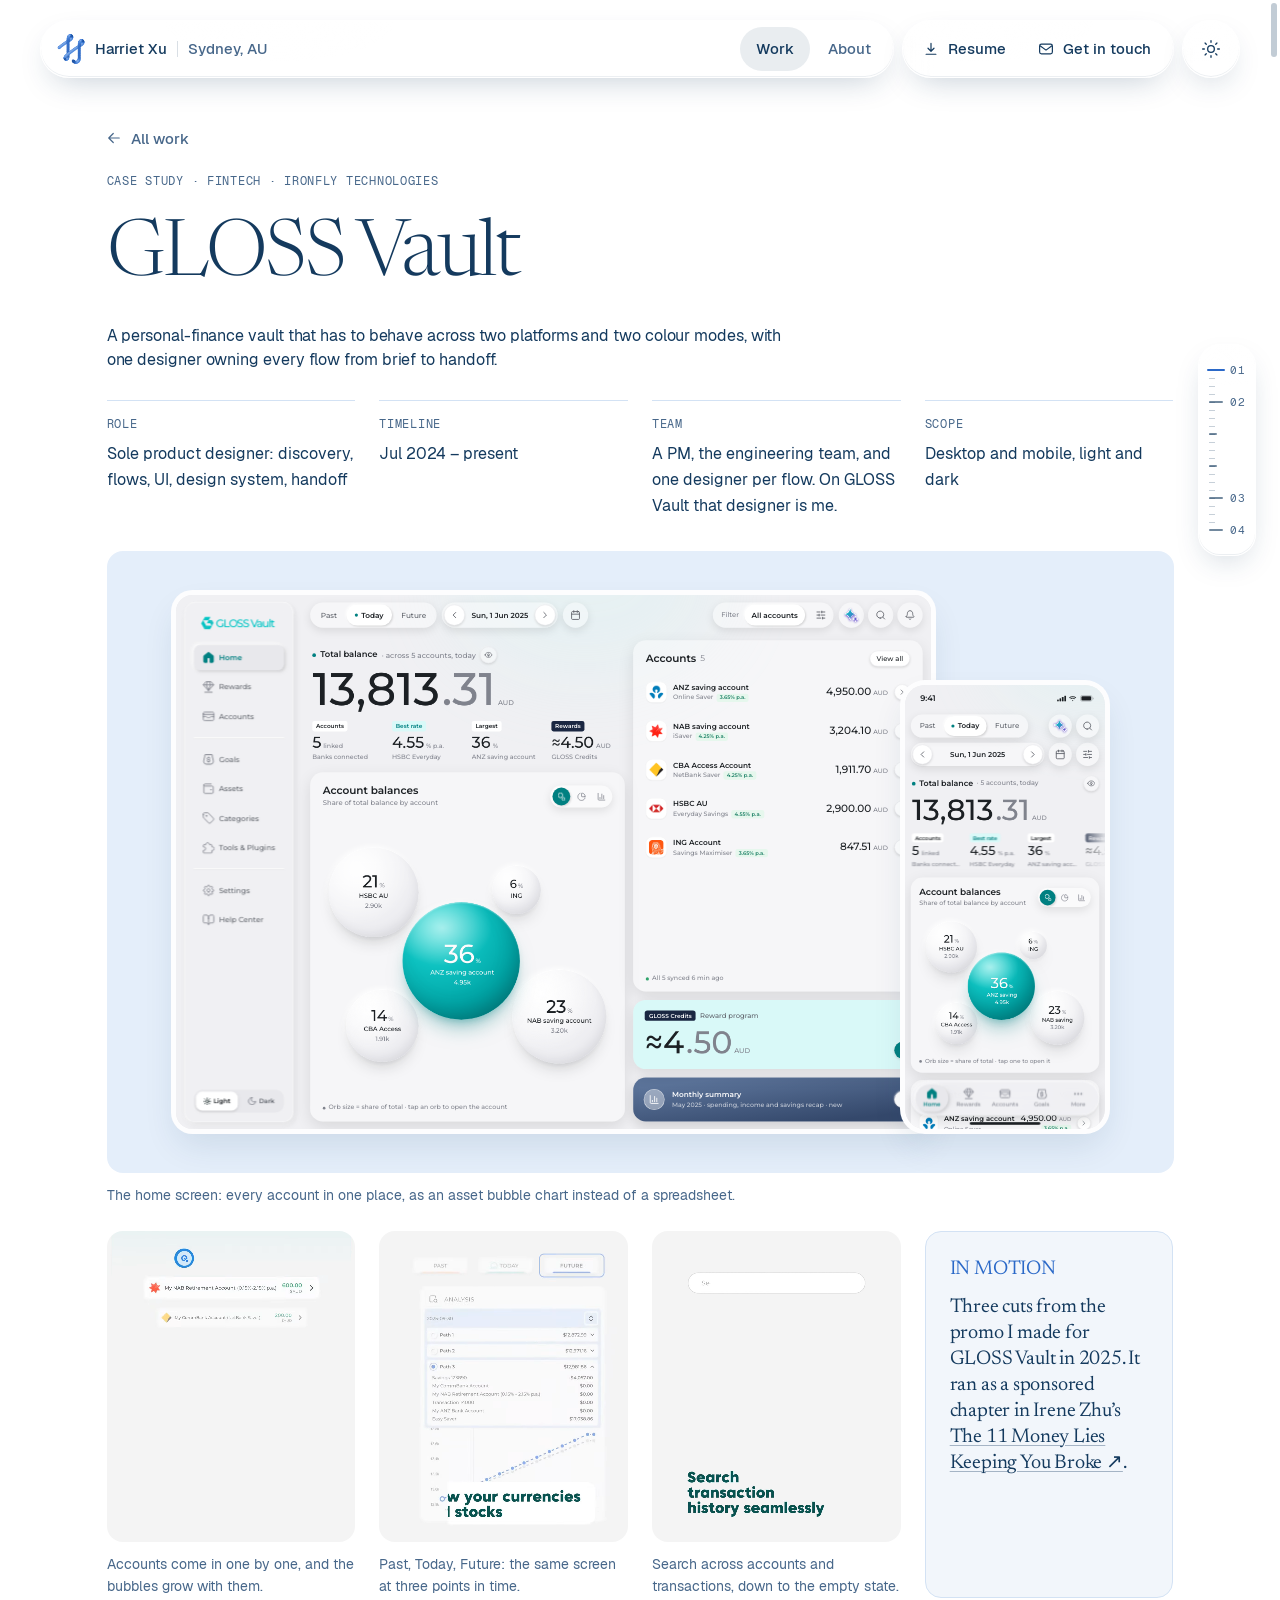
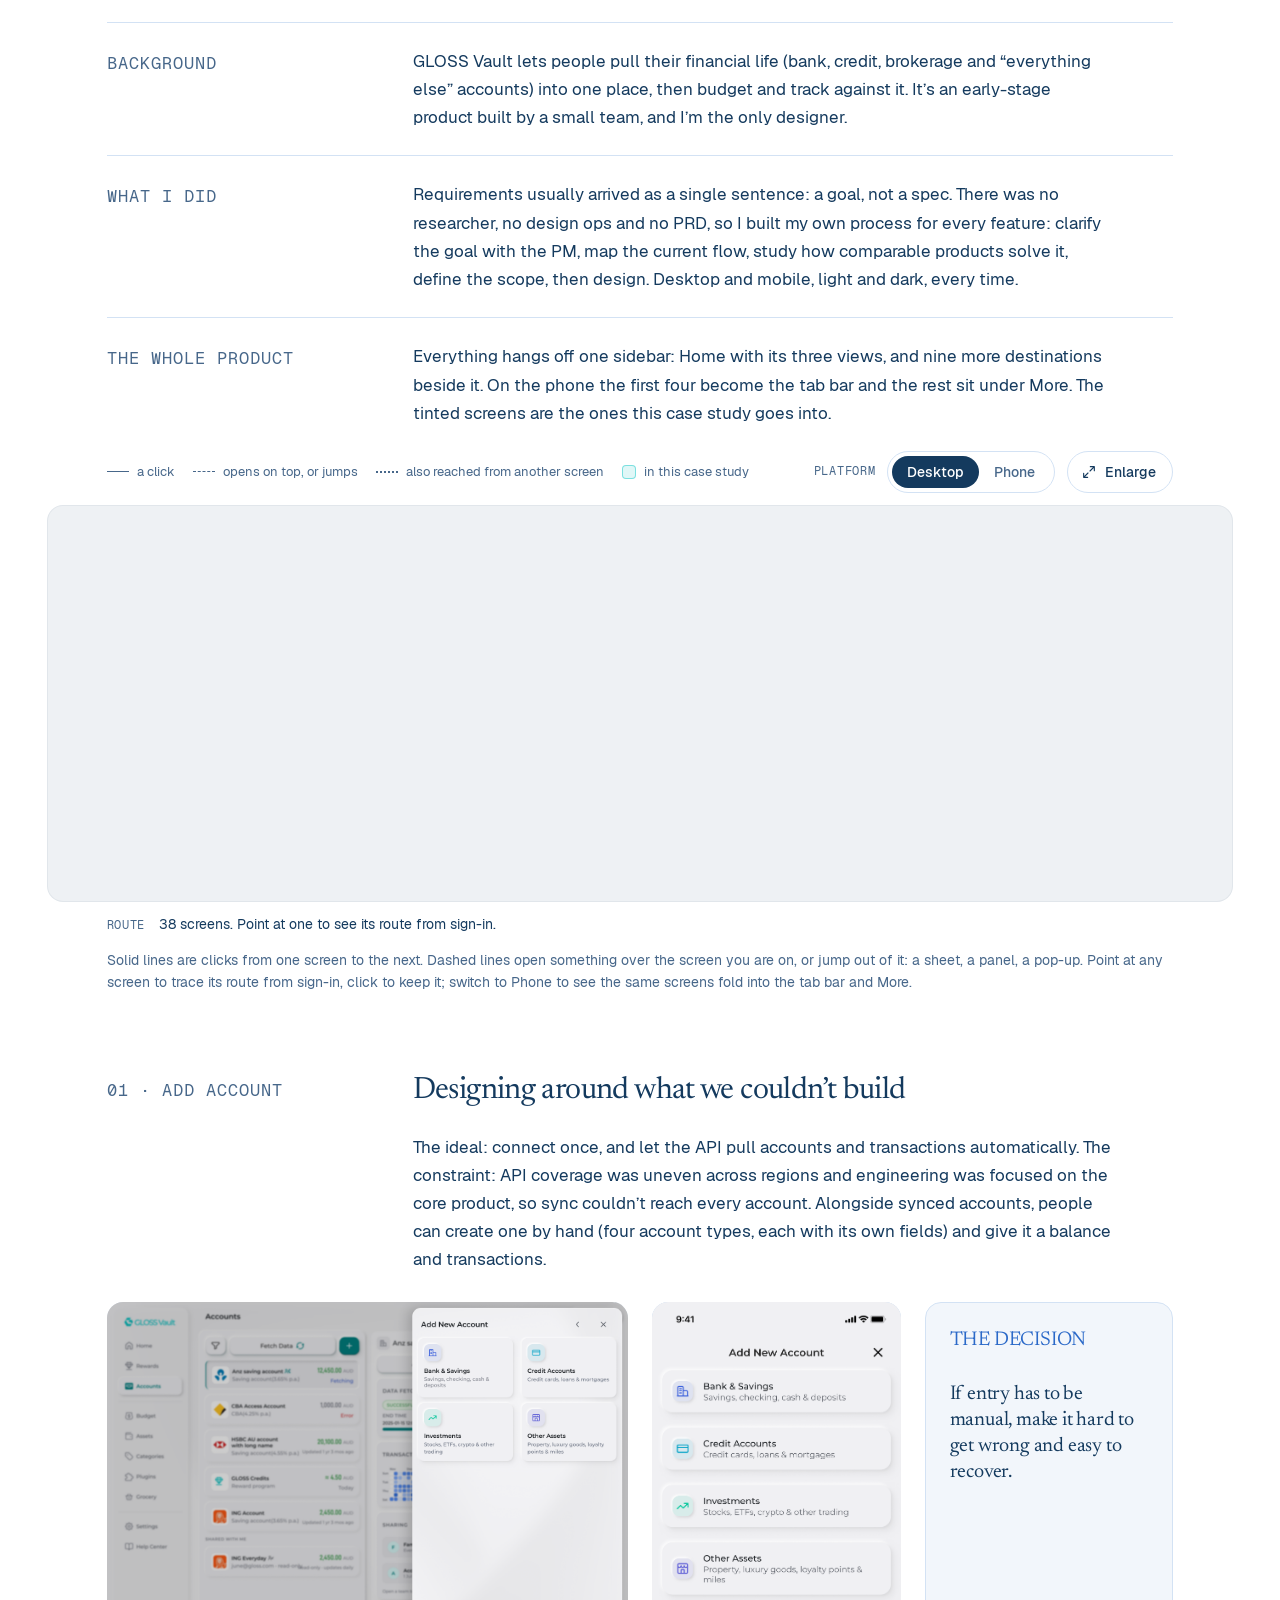
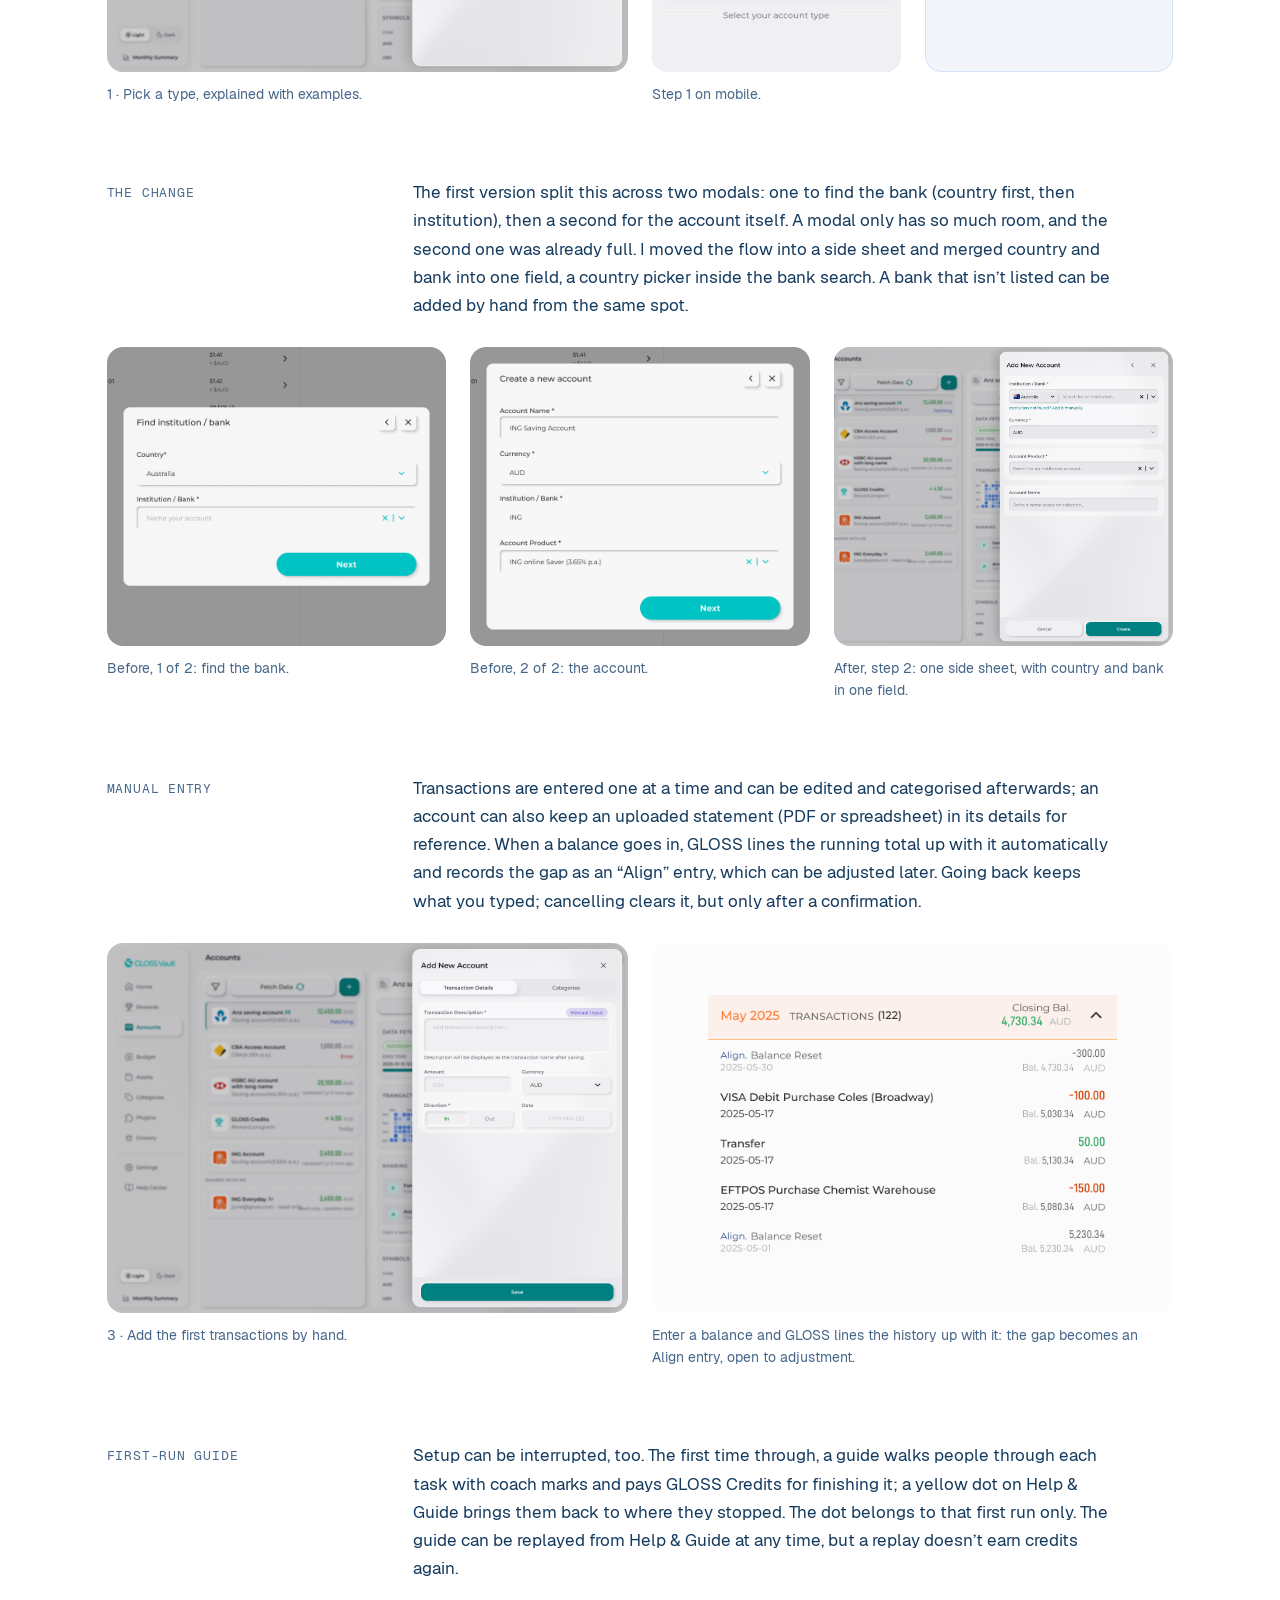
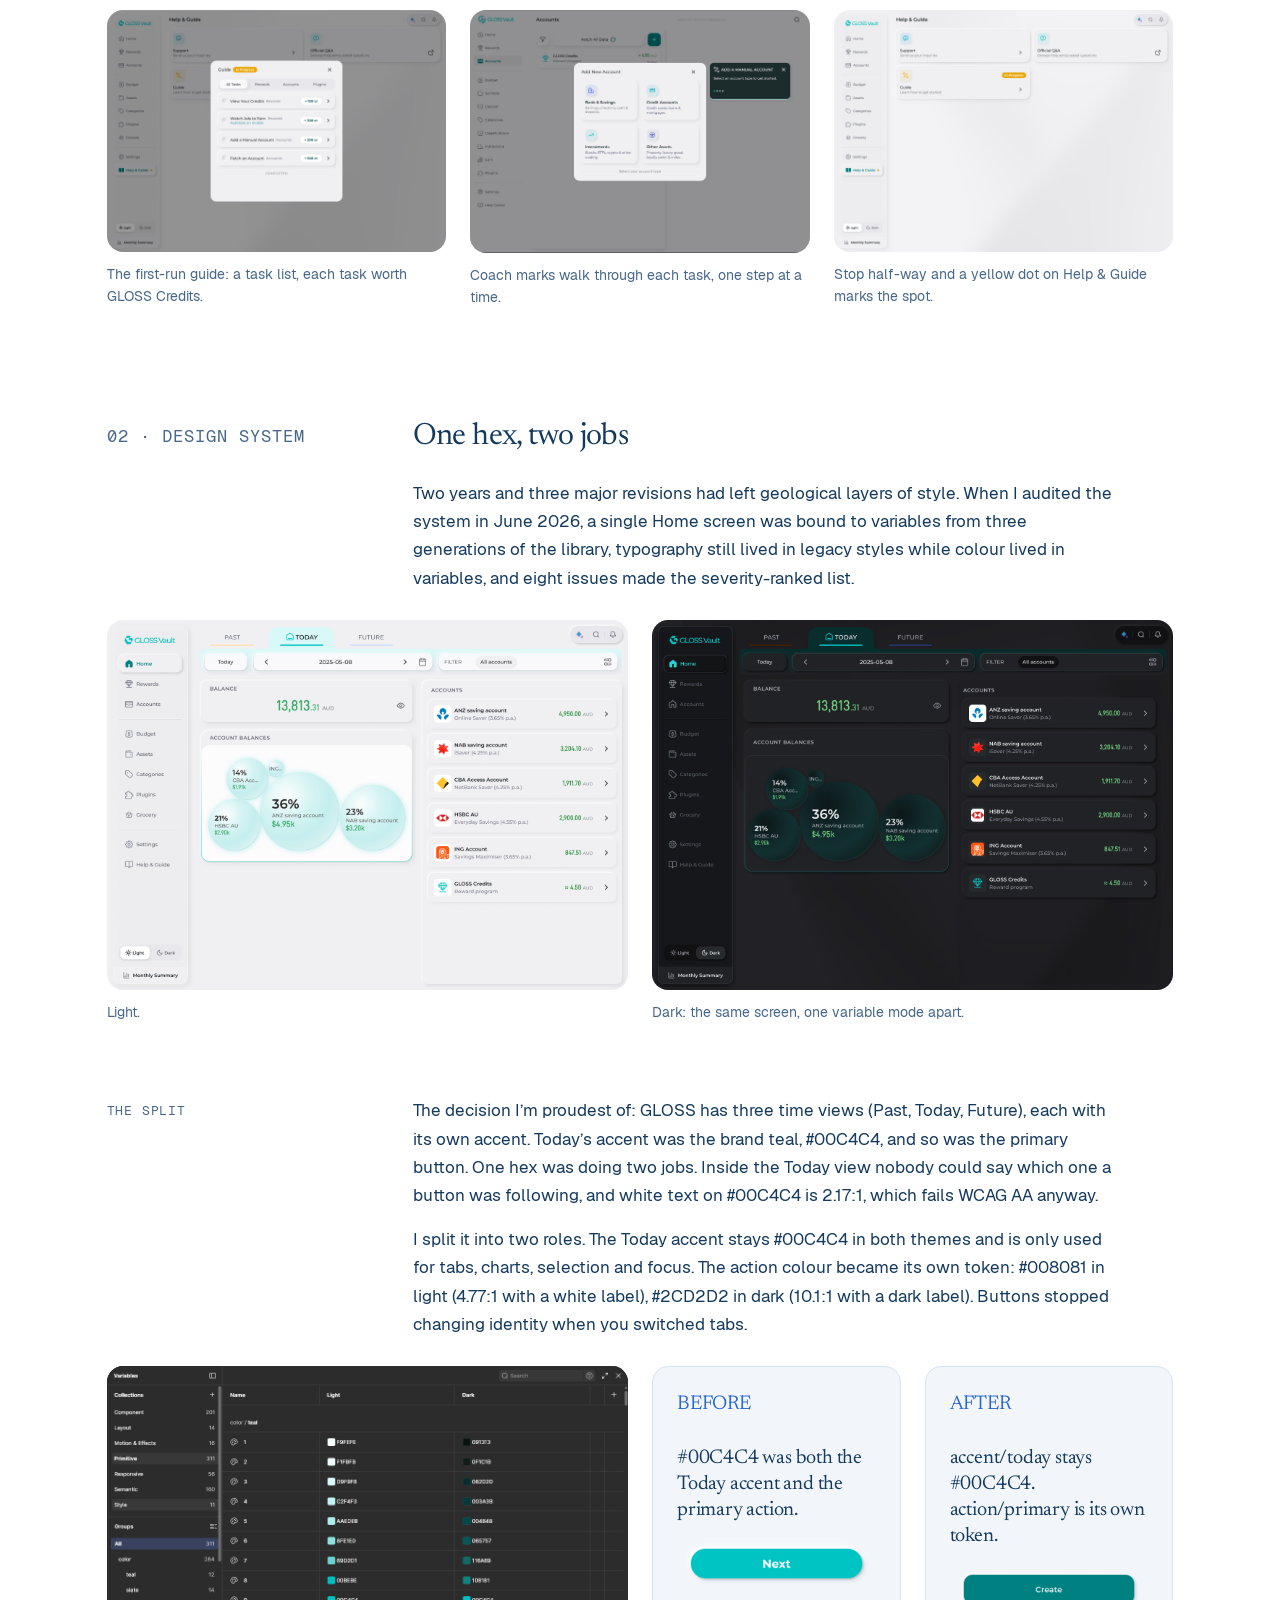
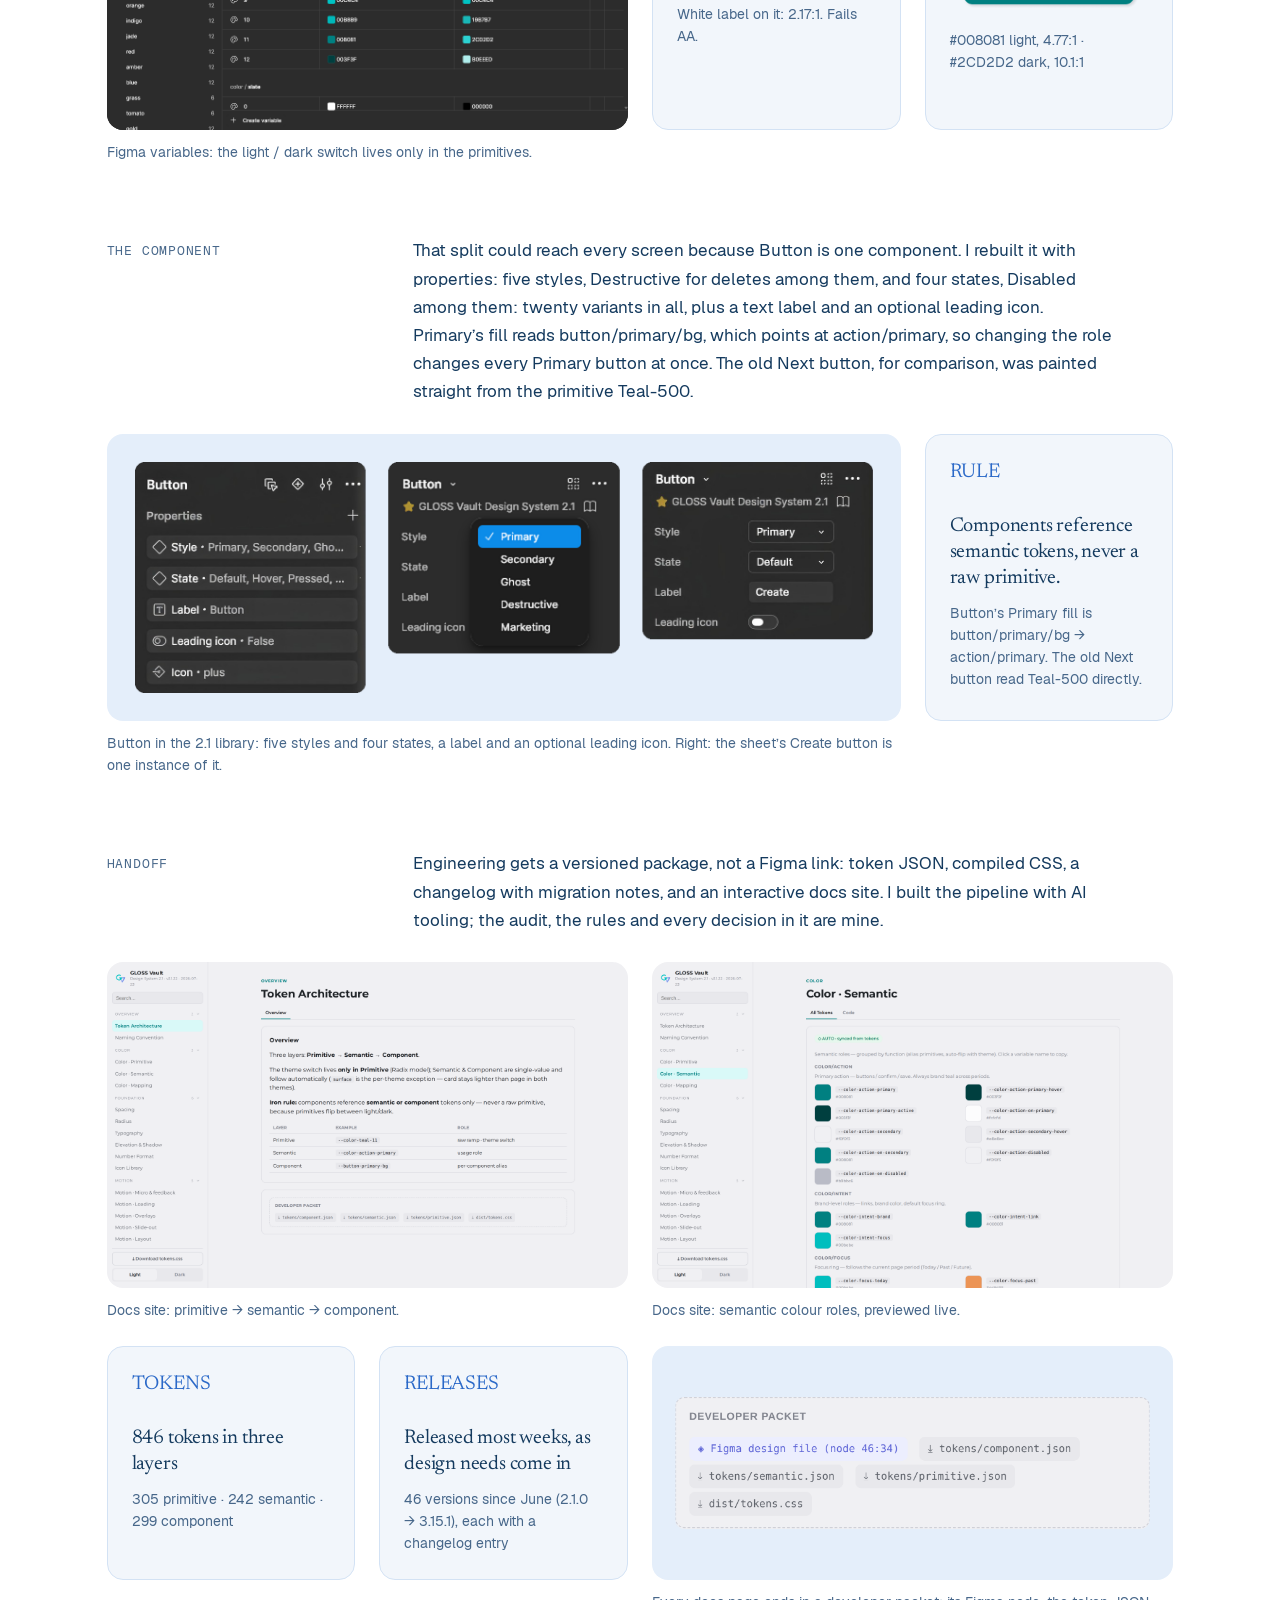
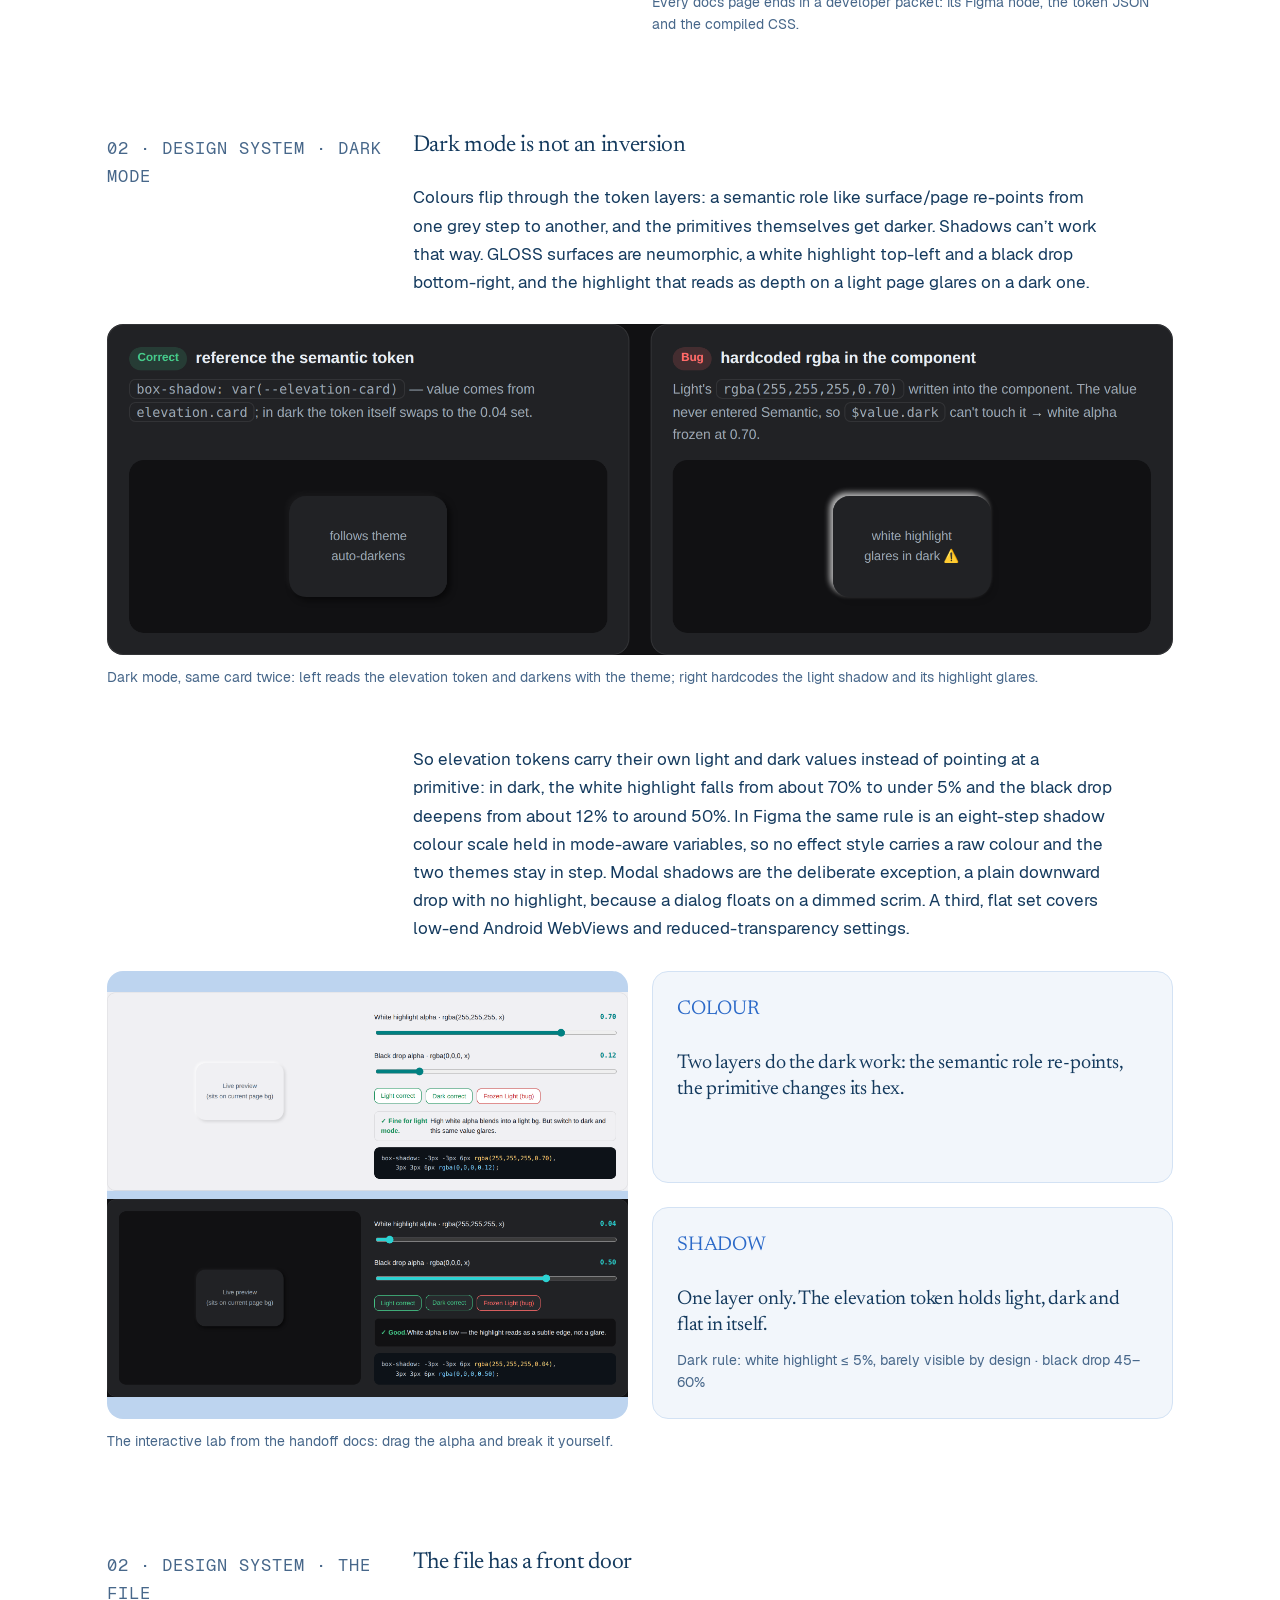
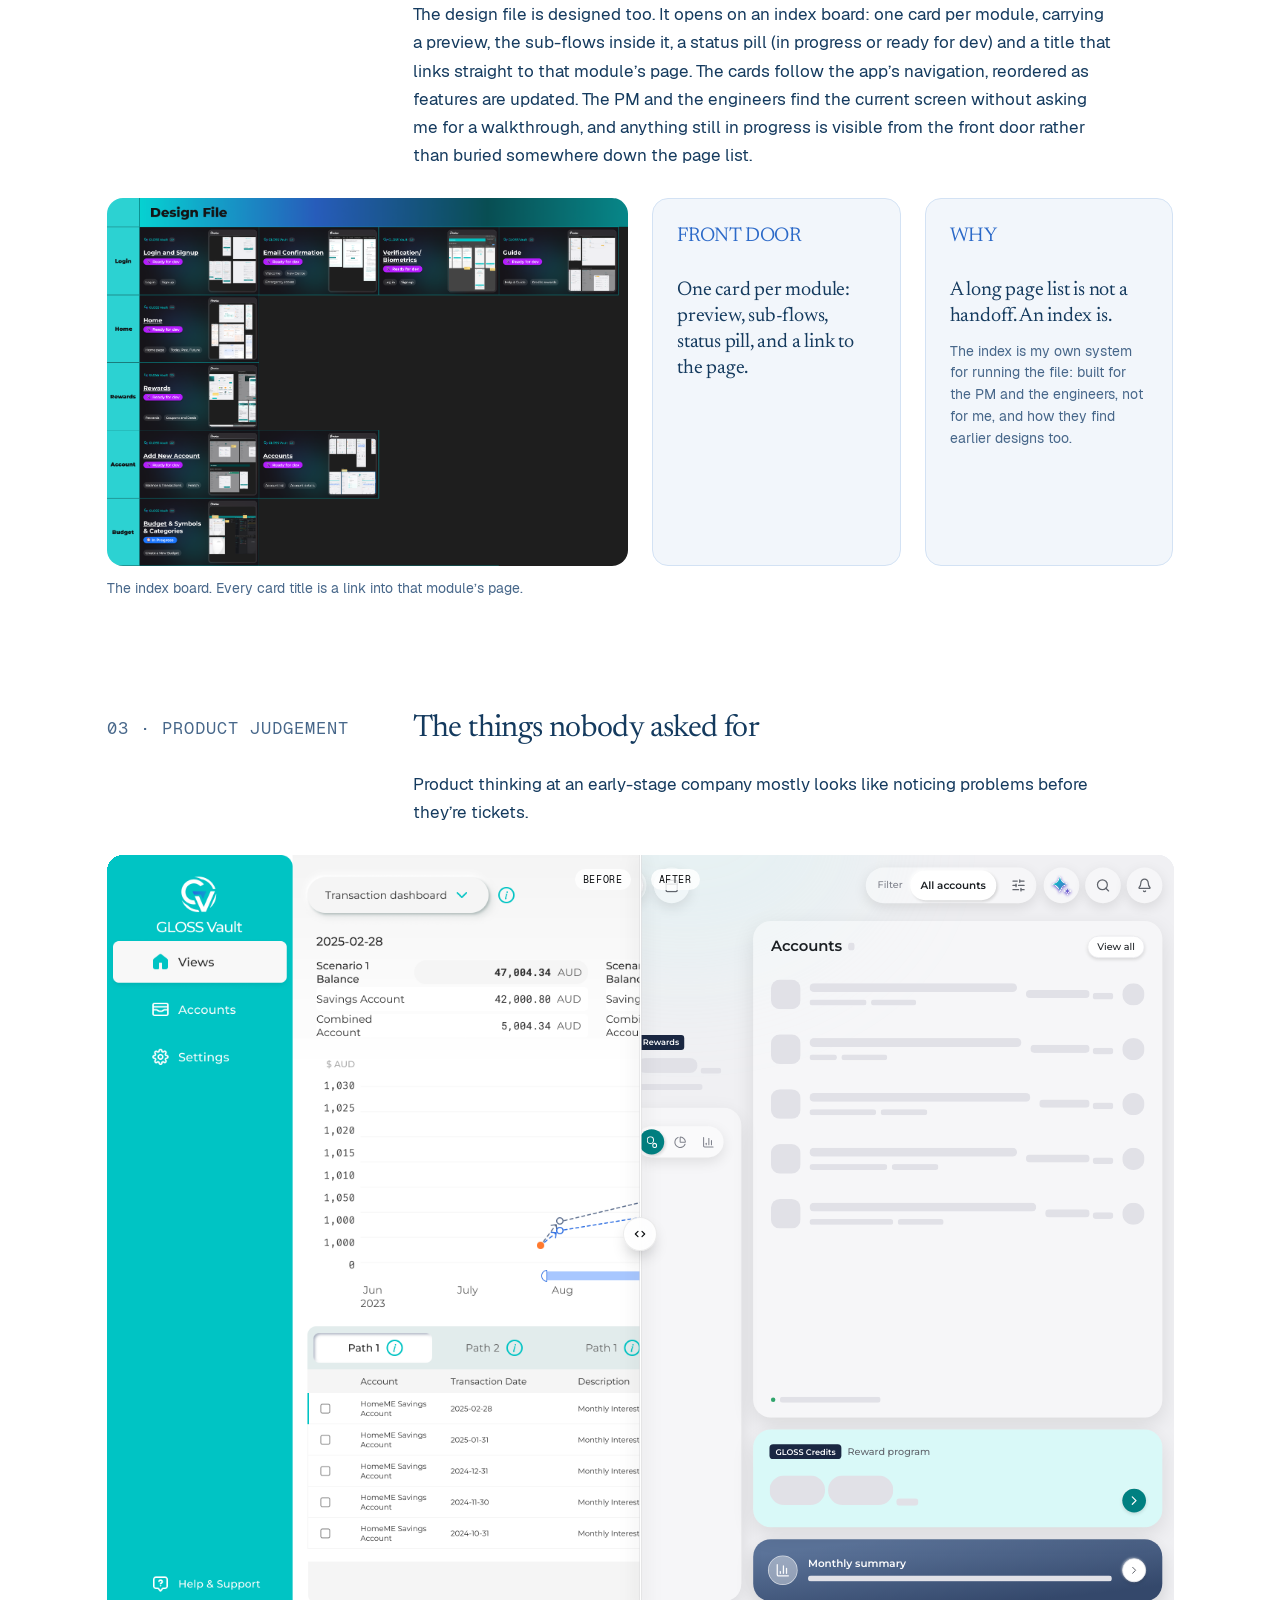
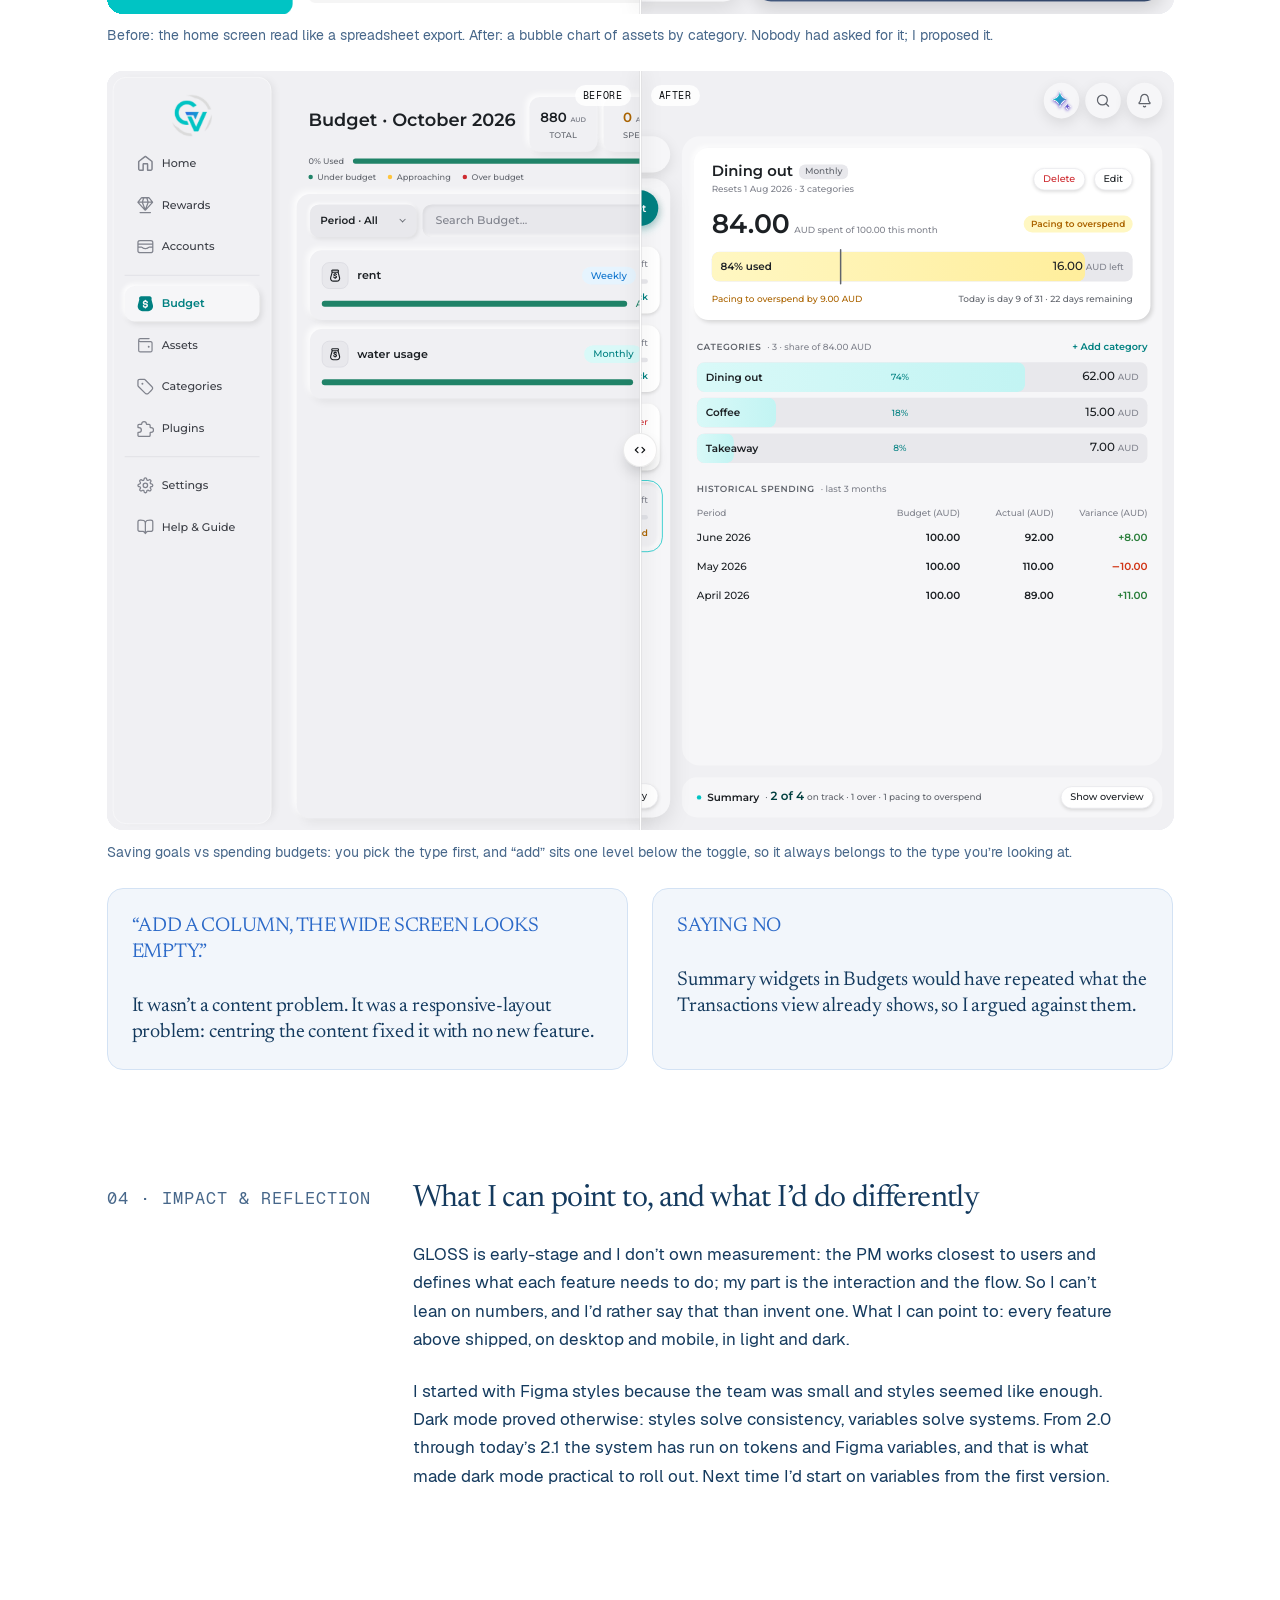
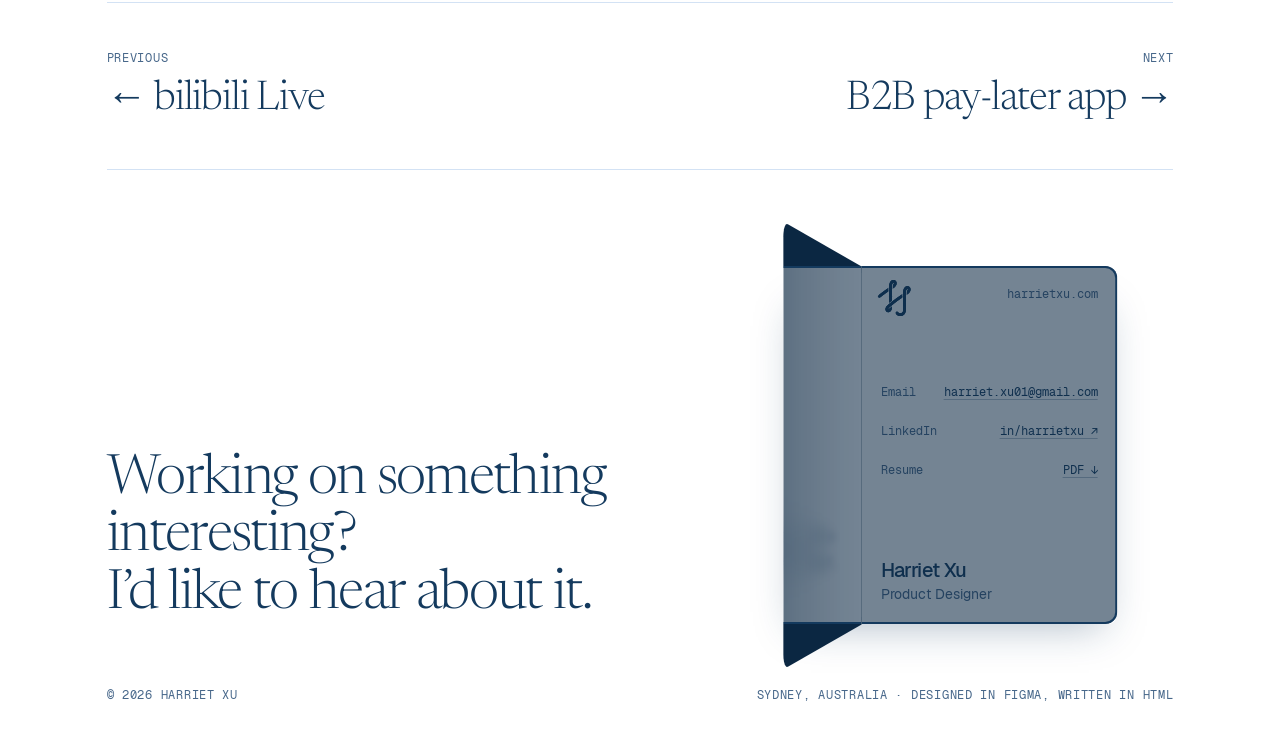
<file: gloss-vault.html>
<!doctype html>
<html lang="en" data-theme="light">
<head>
<meta charset="utf-8">
<meta name="viewport" content="width=device-width, initial-scale=1">
<title>GLOSS Vault · Harriet Xu</title>
<meta name="description" content="GLOSS Vault case study: an account-onboarding flow designed around what engineering couldn’t build, and the design system that keeps a personal-finance product consistent across two platforms and two colour modes.">
<link rel="canonical" href="https://harrietxu.com/gloss-vault.html">
<meta property="og:type" content="article">
<meta property="og:site_name" content="Harriet Xu">
<meta property="og:title" content="GLOSS Vault · Harriet Xu">
<meta property="og:description" content="GLOSS Vault case study: an account-onboarding flow designed around what engineering couldn’t build, and the design system that keeps a personal-finance product consistent across two platforms and two colour modes.">
<meta property="og:url" content="https://harrietxu.com/gloss-vault.html">
<meta property="og:image" content="https://harrietxu.com/assets/og/harriet-xu.jpg">
<meta property="og:image:width" content="1200">
<meta property="og:image:height" content="630">
<meta property="og:image:alt" content="Harriet Xu, product designer in Sydney: a product designer who makes the complex clear.">
<meta name="twitter:card" content="summary_large_image">
<script>(function(){var l=location;if(l.protocol==='file:'||/^(localhost|127\.0\.0\.1|\[::1\])$/.test(l.hostname)||/[?&]slots=show\b/.test(l.search))document.documentElement.dataset.slots='show'})()</script>
<script>(function(){var t;try{t=localStorage.getItem('theme')}catch(e){}document.documentElement.dataset.theme=t||(matchMedia('(prefers-color-scheme: dark)').matches?'dark':'light')})()</script>
<script>(function(){if(location.hash){var h=document.documentElement;h.style.scrollBehavior='auto';addEventListener('load',function(){requestAnimationFrame(function(){h.style.scrollBehavior=''})})}try{var p=JSON.parse(sessionStorage.getItem('pt')||'null');sessionStorage.removeItem('pt');if(p&&Date.now()-p.t<4000&&!matchMedia('(prefers-reduced-motion: reduce)').matches){document.documentElement.classList.add(p.h?'pt-hold':'pt-in');window.__pt=p}}catch(e){}})()</script>
<link rel="icon" href="assets/logo/favicon-32.png" sizes="32x32" type="image/png">
<link rel="icon" href="assets/logo/favicon-96.png" sizes="96x96" type="image/png">
<link rel="icon" href="assets/logo/favicon.svg" type="image/svg+xml">
<link rel="apple-touch-icon" href="assets/logo/apple-touch-icon.png">
<link rel="preload" href="assets/fonts/Geist-Medium.woff2" as="font" type="font/woff2" crossorigin>
<link rel="preload" href="assets/fonts/Geist-Regular.woff2" as="font" type="font/woff2" crossorigin>
<link rel="preload" href="assets/fonts/Newsreader-opsz.woff2" as="font" type="font/woff2" crossorigin>
<link rel="preload" href="assets/fonts/montserrat-gloss.woff2" as="font" type="font/woff2" crossorigin>
<link rel="stylesheet" href="css/site.css">
<link rel="stylesheet" href="css/case.css">
<link rel="stylesheet" href="css/fold-card.css">
<link rel="stylesheet" href="css/ba.css">
<script src="js/hx-mark.js"></script>
<script defer src="https://cloud.umami.is/script.js" data-website-id="10855bf3-f162-4343-8919-436283cce4f6" data-domains="harrietxu.com,www.harrietxu.com"></script>
</head>
<body>
<a class="skip" href="#main">Skip to content</a>
<div class="nav">
  <div class="dock">
  <nav class="tabbar glass" aria-label="Main">
    <a class="brand" href="./"><span class="hx-mark" data-variant="silk" data-weight="11" aria-hidden="true"></span><span>Harriet Xu</span><span class="bar" aria-hidden="true"></span><span class="place">Sydney, AU</span></a>
    <div class="links"><a href="./#work" aria-current="page">Work</a><a href="about.html">About</a></div>
  </nav>
  <div class="actions glass">
    <a href="assets/resume/Harriet-Xu-Product-Designer.pdf" target="_blank" rel="noopener"><svg viewBox="0 0 24 24" fill="none" stroke="currentColor" stroke-width="1.6" stroke-linecap="round" stroke-linejoin="round" aria-hidden="true"><path d="M12 4.5v10M8 11l4 4 4-4M5.5 19h13"/></svg><span>Resume</span></a>
    <a href="mailto:harriet.xu01@gmail.com?subject=Hello%20Harriet" data-contact><svg viewBox="0 0 24 24" fill="none" stroke="currentColor" stroke-width="1.6" stroke-linecap="round" stroke-linejoin="round" aria-hidden="true"><rect x="3.5" y="5.5" width="17" height="13" rx="2.5"/><path d="m4.5 8 7.5 5.5L19.5 8"/></svg><span>Get in touch</span></a>
  </div>
  </div>
  <button id="theme" class="mode glass" type="button" aria-label="Switch colour mode">
    <svg class="sun" viewBox="0 0 24 24" fill="none" stroke="currentColor" stroke-width="1.6" stroke-linecap="round" aria-hidden="true"><circle cx="12" cy="12" r="4"/><path d="M12 2v2M12 20v2M2 12h2M20 12h2M4.9 4.9l1.4 1.4M17.7 17.7l1.4 1.4M4.9 19.1l1.4-1.4M17.7 6.3l1.4-1.4"/></svg>
    <svg class="moon" viewBox="0 0 24 24" fill="none" stroke="currentColor" stroke-width="1.6" stroke-linecap="round" stroke-linejoin="round" aria-hidden="true"><path d="M20 14.5A8 8 0 0 1 9.5 4a8 8 0 1 0 10.5 10.5z"/></svg>
  </button>
</div>
<script>(function(){var m=document.querySelectorAll('.nav .hx-mark');if(window.__pt)m.forEach(function(n){n.dataset.draw='off'});if(window.HXMark)HXMark.init('.nav .hx-mark')})()</script>

<main class="case" id="main">

  <header class="case-head">
    <a class="case-back" href="./#work" aria-label="Back to all work"><svg viewBox="0 0 24 24" fill="none" stroke="currentColor" stroke-width="1.6" stroke-linecap="round" stroke-linejoin="round" aria-hidden="true"><path d="M19 12H5M11 6l-6 6 6 6"/></svg><span>All work</span></a>
    <p class="mono eyebrow">Case study · Fintech · Ironfly Technologies</p>
    <h1>GLOSS Vault</h1>
    <p class="dek">A personal-finance vault that has to behave across two platforms and two colour modes, with one designer owning every flow from brief to handoff.</p>
    <dl class="facts">
      <div><dt class="mono">Role</dt><dd>Sole product designer: discovery, flows, UI, design system, handoff</dd></div>
      <div><dt class="mono">Timeline</dt><dd>Jul 2024 – present</dd></div>
      <div><dt class="mono">Team</dt><dd>A PM, the engineering team, and one designer per flow. On GLOSS Vault that designer is me.</dd></div>
      <div><dt class="mono">Scope</dt><dd>Desktop and mobile, light and dark</dd></div>
    </dl>
  </header>

  <figure class="hero">
    <div class="stage" data-live="gloss">
      <img class="desk" src="assets/img/work/gloss-vault/01-home-desktop-light-today.png" alt="GLOSS Vault home screen on desktop: an asset bubble chart beside the account list" width="860" height="612">
      <img class="phone" src="assets/img/work/gloss-vault/01-2-home-mobile-light-navbar.png" alt="The same home screen on a phone" width="236" height="511">
    </div>
    <figcaption>The home screen: every account in one place, as an asset bubble chart instead of a spreadsheet.</figcaption>
  </figure>

  <div class="bento promo" aria-label="Cuts from the launch promo">
    <div class="row eq">
      <figure class="fig vid" style="--ar:4/5"><video poster="assets/video/work/gloss-vault/promo-02-bubbles.jpg" muted loop playsinline preload="metadata" tabindex="0" aria-label="Promo clip: accounts arrive one by one and the asset bubbles grow"><source src="assets/video/work/gloss-vault/promo-02-bubbles.mp4" type="video/mp4"><source src="assets/video/work/gloss-vault/promo-02-bubbles.webm" type="video/webm"></video><figcaption>Accounts come in one by one, and the bubbles grow with them.</figcaption></figure>
      <figure class="fig vid" style="--ar:4/5"><video poster="assets/video/work/gloss-vault/promo-03-past-today-future.jpg" muted loop playsinline preload="metadata" tabindex="0" aria-label="Promo clip: the Past, Today and Future tabs of the home screen"><source src="assets/video/work/gloss-vault/promo-03-past-today-future.mp4" type="video/mp4"><source src="assets/video/work/gloss-vault/promo-03-past-today-future.webm" type="video/webm"></video><figcaption>Past, Today, Future: the same screen at three points in time.</figcaption></figure>
      <figure class="fig vid" style="--ar:4/5"><video poster="assets/video/work/gloss-vault/promo-04-search.jpg" muted loop playsinline preload="metadata" tabindex="0" aria-label="Promo clip: searching accounts and transactions, ending on the empty state"><source src="assets/video/work/gloss-vault/promo-04-search.mp4" type="video/mp4"><source src="assets/video/work/gloss-vault/promo-04-search.webm" type="video/webm"></video><figcaption>Search across accounts and transactions, down to the empty state.</figcaption></figure>
      <div class="tile"><p class="mono">In motion</p><p>Three cuts from the promo I made for GLOSS Vault in 2025. It ran as a sponsored chapter in Irene Zhu’s <a href="https://www.youtube.com/watch?v=L8kssE4tVqQ&amp;t=168s" target="_blank" rel="noopener">The 11 Money Lies Keeping You Broke ↗</a>.</p></div>
    </div>
  </div>

  <div class="intro-row"><p class="mono">Background</p><p>GLOSS Vault lets people pull their financial life (bank, credit, brokerage and “everything else” accounts) into one place, then budget and track against it. It’s an early-stage product built by a small team, and I’m the only designer.</p></div>
  <div class="intro-row"><p class="mono">What I did</p><p>Requirements usually arrived as a single sentence: a goal, not a spec. There was no researcher, no design ops and no PRD, so I built my own process for every feature: clarify the goal with the PM, map the current flow, study how comparable products solve it, define the scope, then design. Desktop and mobile, light and dark, every time.</p></div>

  <div class="intro-row">
    <p class="mono">The whole product</p>
    <p>Everything hangs off one sidebar: Home with its three views, and nine more destinations beside it. On the phone the first four become the tab bar and the rest sit under More. The tinted screens are the ones this case study goes into.</p>
  </div>

  <figure class="flowmap" id="flowmap" data-density="compact" data-layout="split">
    <div class="bar">
      <div class="legend" aria-hidden="true"><span><i></i>a click</span><span><i class="dash"></i>opens on top, or jumps</span><span><i class="dots"></i>also reached from another screen</span><span><b></b>in this case study</span></div>
      <div class="tools">
        <div class="pick"><span class="mono" id="fm-l-platform">Platform</span><span class="seg" role="group" aria-labelledby="fm-l-platform"><button type="button" data-mode="desktop" aria-pressed="true">Desktop</button><button type="button" data-mode="phone" aria-pressed="false">Phone</button></span></div>
        <button type="button" class="fm-enlarge" aria-haspopup="dialog"><svg viewBox="0 0 24 24" fill="none" stroke="currentColor" stroke-width="1.7" stroke-linecap="round" stroke-linejoin="round" aria-hidden="true"><path d="M14 4h6v6M10 20H4v-6M20 4l-6.5 6.5M4 20l6.5-6.5"/></svg><span>Enlarge</span></button>
      </div>
    </div>
    <div class="plate"></div>

    <div class="flow-list" aria-label="Map of GLOSS Vault: every screen and how it is reached">
      <ul>
        <li><span>Sign in</span>
          <ul>
            <li><span>Verify</span>
              <ul>
                <li data-kind="hub" data-phone-label="Tab bar"><span>Sidebar</span>
                  <ul>
                    <li data-kind="home"><span>Home</span>
                      <ul>
                        <li data-kind="tab"><span>Past</span><ul><li data-kind="sheet"><span>Transaction details</span></li></ul></li>
                        <li data-kind="tab"><span>Today</span></li>
                        <li data-kind="tab"><span>Future</span></li>
                        <li data-kind="sheet" data-ref="#s1" data-ref-title="01 · Add account"><span>First-run guide</span></li>
                        <li data-kind="group" data-overlay data-note="in the header, on every screen"><span>Search · Quick launch</span></li>
                      </ul>
                    </li>
                    <li><span>Rewards</span><ul><li data-kind="group"><span>Coupons · Earn credits · Referral code</span></li></ul></li>
                    <li><span>Accounts</span>
                      <ul>
                        <li data-from="Today"><span>Account details</span></li>
                        <li data-kind="sheet" data-ref="#s1" data-ref-title="01 · Add account"><span>Add account</span>
                          <ul>
                            <li><span>Account type</span>
                              <ul>
                                <li><span>Auto fetch</span></li>
                                <li><span>Add manually</span>
                                  <ul><li><span>Details</span></li><li data-kind="sheet"><span>Add balance</span></li><li data-kind="sheet"><span>Add transaction</span></li></ul>
                                </li>
                              </ul>
                            </li>
                          </ul>
                        </li>
                      </ul>
                    </li>
                    <li data-gap data-ref="#s3" data-ref-title="03 · Product judgement"><span>Goals</span>
                      <ul>
                        <li><span>Budget detail</span></li>
                        <li data-kind="sheet"><span>New budget</span></li>
                      </ul>
                    </li>
                    <li data-phone="more"><span>Assets</span><ul><li><span>Asset details</span></li><li data-kind="sheet"><span>Add asset</span></li></ul></li>
                    <li data-phone="more"><span>Categories</span><ul><li><span>Category details</span></li><li data-kind="sheet"><span>Add category</span></li></ul></li>
                    <li data-phone="more"><span>Tools &amp; Plugins</span>
                      <ul>
                        <li><span>Your tools</span><ul><li data-from="Quick launch"><span>A tool's page</span></li><li data-kind="sheet"><span>Manage a tool</span></li></ul></li>
                        <li><span>Plugins</span><ul><li data-kind="sheet"><span>Manage a plugin</span></li></ul></li>
                        <li><span>Add tools &amp; plugins</span><ul><li data-kind="sheet"><span>Detail before install</span></li></ul></li>
                      </ul>
                    </li>
                    <li data-gap data-phone="more"><span>Settings</span><ul><li data-kind="group"><span>Profile · Security · Preferences · Storage · Advanced</span></li></ul></li>
                    <li data-ref="#s1" data-ref-title="01 · Add account" data-phone="more"><span>Help &amp; Guide</span><ul><li data-kind="group"><span>Get started · FAQ · Contact</span></li></ul></li>
                    <li data-gap data-kind="sheet" data-phone="more"><span>Monthly summary</span></li>
                  </ul>
                </li>
              </ul>
            </li>
          </ul>
        </li>
      </ul>
    </div>
    <p class="readout" aria-live="polite"><span class="mono">Route</span><span class="path"></span></p>
    <figcaption>Solid lines are clicks from one screen to the next. Dashed lines open something over the screen you are on, or jump out of it: a sheet, a panel, a pop-up. Point at any screen to trace its route from sign-in, click to keep it; switch to Phone to see the same screens fold into the tab bar and More.</figcaption>
  </figure>

  <div class="case-body">

    <section class="sec flow" aria-labelledby="s1">
      <div class="sec-intro">
        <p class="mono">01 · Add account</p>
        <div class="text">
          <h2 id="s1">Designing around what we couldn’t build</h2>
          <div>
            <p>The ideal: connect once, and let the API pull accounts and transactions automatically. The constraint: API coverage was uneven across regions and engineering was focused on the core product, so sync couldn’t reach every account. Alongside synced accounts, people can create one by hand (four account types, each with its own fields) and give it a balance and transactions.</p>
          </div>
        </div>
      </div>
      <div class="bento">
        <div class="row eq plate">
          <figure class="fig" style="--span:2; --ar:384/273"><img src="assets/img/work/gloss-vault/02-add-account-1-type.png" alt="Add account, step 1: pick an account type, each explained with examples" loading="lazy"><figcaption>1 · Pick a type, explained with examples.</figcaption></figure>
          <figure class="fig alt" style="--ar:282/418"><img src="assets/img/work/gloss-vault/02-add-account-1-type-mobile.png" alt="Step 1 of add account on a phone: choosing an account type" loading="lazy" style="object-position:50% 0"><figcaption>Step 1 on mobile.</figcaption></figure>
          <div class="tile"><p class="mono">The decision</p><p>If entry has to be manual, make it hard to get wrong and easy to recover.</p></div>
        </div>
      </div>

      <div class="beat">
        <div class="sec-intro">
          <p class="mono">The change</p>
          <div class="text">
            <div>
              <p>The first version split this across two modals: one to find the bank (country first, then institution), then a second for the account itself. A modal only has so much room, and the second one was already full. I moved the flow into a side sheet and merged country and bank into one field, a country picker inside the bank search. A bank that isn’t listed can be added by hand from the same spot.</p>
            </div>
          </div>
        </div>
        <div class="bento">
          <div class="row" style="--cols:3">
            <figure class="fig" style="--ar:1648/1448"><img src="assets/img/work/gloss-vault/02-0a-old-modal-find-bank.png" alt="The old flow, first modal: Find institution / bank, with Country and Institution / Bank as two separate fields and a Next button" loading="lazy"><figcaption>Before, 1 of 2: find the bank.</figcaption></figure>
            <figure class="fig" style="--ar:1648/1448"><img src="assets/img/work/gloss-vault/02-0b-old-modal-create-account.png" alt="The old flow, second modal: Create a new account, with account name, currency, institution and account product" loading="lazy"><figcaption>Before, 2 of 2: the account.</figcaption></figure>
            <figure class="fig alt" style="--ar:1648/1448"><img src="assets/img/work/gloss-vault/02-add-account-2-form.png" alt="Add account, step 2: one side sheet, with the country picker inside the Institution / Bank search and a link to add a missing bank by hand" loading="lazy" style="object-position:100% 50%"><figcaption>After, step 2: one side sheet, with country and bank in one field.</figcaption></figure>
          </div>
        </div>
      </div>

      <div class="beat">
        <div class="sec-intro">
          <p class="mono">Manual entry</p>
          <div class="text">
            <div>
              <p>Transactions are entered one at a time and can be edited and categorised afterwards; an account can also keep an uploaded statement (PDF or spreadsheet) in its details for reference. When a balance goes in, GLOSS lines the running total up with it automatically and records the gap as an “Align” entry, which can be adjusted later. Going back keeps what you typed; cancelling clears it, but only after a confirmation.</p>
            </div>
          </div>
        </div>
        <div class="bento">
          <div class="row eq plate">
            <figure class="fig" style="--span:2; --ar:384/273"><img src="assets/img/work/gloss-vault/02-add-account-3-import-manual.png" alt="Add account, step 3: adding the first transactions" loading="lazy"><figcaption>3 · Add the first transactions by hand.</figcaption></figure>
            <figure class="fig fit small" style="--span:2; --ar:1144/812; --plate:#FCFCFC"><img src="assets/img/work/gloss-vault/02-4b-balance-align.png" alt="The Past view's transactions for May 2025: two Align · Balance Reset rows keep the running balance in line with the balance entered" loading="lazy"><figcaption>Enter a balance and GLOSS lines the history up with it: the gap becomes an Align entry, open to adjustment.</figcaption></figure>
          </div>
        </div>
      </div>

      <div class="beat">
        <div class="sec-intro">
          <p class="mono">First-run guide</p>
          <div class="text">
            <div>
              <p>Setup can be interrupted, too. The first time through, a guide walks people through each task with coach marks and pays GLOSS Credits for finishing it; a yellow dot on Help &amp; Guide brings them back to where they stopped. The dot belongs to that first run only. The guide can be replayed from Help &amp; Guide at any time, but a replay doesn’t earn credits again.</p>
            </div>
          </div>
        </div>
        <div class="bento">
          <div class="row" style="--cols:3">
            <figure class="fig" style="--ar:384/273"><img src="assets/img/work/gloss-vault/03-2-help-guide-task-panel.png" alt="The Help & Guide task panel: four setup tasks, each with the GLOSS Credits it pays" loading="lazy"><figcaption>The first-run guide: a task list, each task worth GLOSS Credits.</figcaption></figure>
            <figure class="fig" style="--ar:2880/2053"><img src="assets/img/work/gloss-vault/03-0b-guide-coach-mark-full.png" alt="A coach mark beside the Add New Account dialog: Add a manual account, select an account type to get started, step 1 of 4" loading="lazy"><figcaption>Coach marks walk through each task, one step at a time.</figcaption></figure>
            <figure class="fig" style="--ar:384/273"><img src="assets/img/work/gloss-vault/03-1-help-guide-yellow-dot.png" alt="A yellow dot on the Help & Guide item in the navigation" loading="lazy"><figcaption>Stop half-way and a yellow dot on Help &amp; Guide marks the spot.</figcaption></figure>
          </div>
        </div>
      </div>
    </section>

    <section class="sec flow" aria-labelledby="s2">
      <div class="sec-intro">
        <p class="mono">02 · Design system</p>
        <div class="text">
          <h2 id="s2">One hex, two jobs</h2>
          <div>
            <p>Two years and three major revisions had left geological layers of style. When I audited the system in June 2026, a single Home screen was bound to variables from three generations of the library, typography still lived in legacy styles while colour lived in variables, and eight issues made the severity-ranked list.</p>
          </div>
        </div>
      </div>
      <div class="bento">
        <div class="row">
          <figure class="fig" style="--span:2"><img src="assets/img/work/gloss-vault/01-home-desktop-light-today.png" alt="Home screen in light mode" loading="lazy"><figcaption>Light.</figcaption></figure>
          <figure class="fig alt" style="--span:2"><img src="assets/img/work/gloss-vault/04-home-desktop-dark.png" alt="The same home screen in dark mode" loading="lazy"><figcaption>Dark: the same screen, one variable mode apart.</figcaption></figure>
        </div>
      </div>

      <div class="beat">
        <div class="sec-intro">
          <p class="mono">The split</p>
          <div class="text">
            <div>
              <p>The decision I’m proudest of: GLOSS has three time views (Past, Today, Future), each with its own accent. Today’s accent was the brand teal, #00C4C4, and so was the primary button. One hex was doing two jobs. Inside the Today view nobody could say which one a button was following, and white text on #00C4C4 is 2.17:1, which fails WCAG AA anyway.</p>
              <p>I split it into two roles. The Today accent stays #00C4C4 in both themes and is only used for tabs, charts, selection and focus. The action colour became its own token: #008081 in light (4.77:1 with a white label), #2CD2D2 in dark (10.1:1 with a dark label). Buttons stopped changing identity when you switched tabs.</p>
            </div>
          </div>
        </div>
        <div class="bento">
          <div class="row eq plate">
            <figure class="fig fit" style="--span:2; --ar:1082/756; --plate:#2C2C2C"><img src="assets/img/work/gloss-vault/05-1-variables-panel-crop.png" alt="The Figma variables panel of the design system: collections on the left, the colour primitives with a Light and a Dark column" loading="lazy"><figcaption>Figma variables: the light / dark switch lives only in the primitives.</figcaption></figure>
            <div class="tile"><p class="mono">Before</p><p>#00C4C4 was both the Today accent and the primary action.</p><img class="part" src="assets/img/work/gloss-vault/05-2b-button-before-next.png" alt="The old Next button: a white label on #00C4C4" width="348" height="100" style="width:min(100%, 348px)"><small>White label on it: 2.17:1. Fails AA.</small></div>
            <div class="tile"><p class="mono">After</p><p>accent/today stays #00C4C4. action/primary is its own token.</p><img class="part" src="assets/img/work/gloss-vault/05-3b-button-after-create.png" alt="The new Create button: a white label on #008081" width="348" height="100" style="width:min(100%, 348px)"><small>#008081 light, 4.77:1 · #2CD2D2 dark, 10.1:1</small></div>
          </div>
        </div>
      </div>

      <div class="beat">
        <div class="sec-intro">
          <p class="mono">The component</p>
          <div class="text">
            <div>
              <p>That split could reach every screen because Button is one component. I rebuilt it with properties: five styles, Destructive for deletes among them, and four states, Disabled among them: twenty variants in all, plus a text label and an optional leading icon. Primary’s fill reads button/primary/bg, which points at action/primary, so changing the role changes every Primary button at once. The old Next button, for comparison, was painted straight from the primitive Teal-500.</p>
            </div>
          </div>
        </div>
        <div class="bento">
          <div class="row eq plate">
            <figure class="fig inset" style="--span:3; --ar:1562/566"><img src="assets/img/work/gloss-vault/05-4-button-component-props.png" alt="Three Figma panels of the Button component: its properties (Style, State, Label, Leading icon, Icon), the Style picker (Primary, Secondary, Ghost, Destructive, Marketing), and an instance set to Primary, Default, label Create" loading="lazy"><figcaption>Button in the 2.1 library: five styles and four states, a label and an optional leading icon. Right: the sheet’s Create button is one instance of it.</figcaption></figure>
            <div class="tile"><p class="mono">Rule</p><p>Components reference semantic tokens, never a raw primitive.</p><small>Button’s Primary fill is button/primary/bg → action/primary. The old Next button read Teal-500 directly.</small></div>
          </div>
        </div>
      </div>

      <div class="beat">
        <div class="sec-intro">
          <p class="mono">Handoff</p>
          <div class="text">
            <div>
              <p>Engineering gets a versioned package, not a Figma link: token JSON, compiled CSS, a changelog with migration notes, and an interactive docs site. I built the pipeline with AI tooling; the audit, the rules and every decision in it are mine.</p>
            </div>
          </div>
        </div>
        <div class="bento">
          <div class="row">
            <figure class="fig" style="--span:2; --ar:2880/1800"><img src="assets/img/work/gloss-vault/06-1-ds-docs-token-architecture.png" alt="The design-system docs site: the token architecture page, with the navigation of every foundation and component" loading="lazy"><figcaption>Docs site: primitive → semantic → component.</figcaption></figure>
            <figure class="fig alt" style="--span:2; --ar:2880/1800"><img src="assets/img/work/gloss-vault/06-2-ds-docs-color-semantic.png" alt="The design-system docs site: semantic colour roles" loading="lazy"><figcaption>Docs site: semantic colour roles, previewed live.</figcaption></figure>
          </div>
          <div class="row eq plate">
            <div class="tile"><p class="mono">Tokens</p><p>846 tokens in three layers</p><small>305 primitive · 242 semantic · 299 component</small></div>
            <div class="tile"><p class="mono">Releases</p><p>Released most weeks, as design needs come in</p><small>46 versions since June (2.1.0 → 3.15.1), each with a changelog entry</small></div>
            <figure class="fig inset" style="--span:2; --ar:1500/560"><img src="assets/img/work/gloss-vault/06-3-dev-packet-button.png" alt="The developer packet at the foot of the Button page in the docs site: links to the Figma node, tokens/component.json, semantic.json, primitive.json and dist/tokens.css" loading="lazy"><figcaption>Every docs page ends in a developer packet: its Figma node, the token JSON and the compiled CSS.</figcaption></figure>
          </div>
        </div>
      </div>

      <div class="sub">
        <div class="sec-intro">
          <p class="mono">02 · Design system · Dark mode</p>
          <div class="text">
            <h3>Dark mode is not an inversion</h3>
            <div>
              <p>Colours flip through the token layers: a semantic role like surface/page re-points from one grey step to another, and the primitives themselves get darker. Shadows can’t work that way. GLOSS surfaces are neumorphic, a white highlight top-left and a black drop bottom-right, and the highlight that reads as depth on a light page glares on a dark one.</p>
            </div>
          </div>
        </div>
        <div class="bento">
          <div class="row">
            <figure class="fig" style="--span:4; --ar:2024/628"><img src="assets/img/work/gloss-vault/09-1-shadow-token-vs-hardcoded-dark.png" alt="Two identical cards in dark mode: the left one reads the elevation token and its shadow darkens with the theme; the right one hardcodes the light shadow and its white highlight glares" loading="lazy"><figcaption>Dark mode, same card twice: left reads the elevation token and darkens with the theme; right hardcodes the light shadow and its highlight glares.</figcaption></figure>
          </div>
        </div>
        <div class="beat">
          <div class="sec-intro">
            <div class="text">
              <div>
                <p>So elevation tokens carry their own light and dark values instead of pointing at a primitive: in dark, the white highlight falls from about 70% to under 5% and the black drop deepens from about 12% to around 50%. In Figma the same rule is an eight-step shadow colour scale held in mode-aware variables, so no effect style carries a raw colour and the two themes stay in step. Modal shadows are the deliberate exception, a plain downward drop with no highlight, because a dialog floats on a dimmed scrim. A third, flat set covers low-end Android WebViews and reduced-transparency settings.</p>
              </div>
            </div>
          </div>
          <div class="bento">
            <div class="row eq plate">
              <figure class="fig alt fit" style="--span:2; --ar:2024/1570"><img src="assets/img/work/gloss-vault/09-2-shadow-lab-light-vs-dark.png" alt="The interactive shadow lab from the handoff docs, in light mode above and dark mode below" loading="lazy"><figcaption>The interactive lab from the handoff docs: drag the alpha and break it yourself.</figcaption></figure>
              <div class="col" style="--span:2">
                <div class="tile"><p class="mono">Colour</p><p>Two layers do the dark work: the semantic role re-points, the primitive changes its hex.</p></div>
                <div class="tile"><p class="mono">Shadow</p><p>One layer only. The elevation token holds light, dark and flat in itself.</p><small>Dark rule: white highlight ≤ 5%, barely visible by design · black drop 45–60%</small></div>
              </div>
            </div>
          </div>
        </div>
      </div>

      <div class="sub">
        <div class="sec-intro">
          <p class="mono">02 · Design system · The file</p>
          <div class="text">
            <h3>The file has a front door</h3>
            <div>
              <p>The design file is designed too. It opens on an index board: one card per module, carrying a preview, the sub-flows inside it, a status pill (in progress or ready for dev) and a title that links straight to that module’s page. The cards follow the app’s navigation, reordered as features are updated. The PM and the engineers find the current screen without asking me for a walkthrough, and anything still in progress is visible from the front door rather than buried somewhere down the page list.</p>
            </div>
          </div>
        </div>
        <div class="bento">
          <div class="row eq plate">
            <figure class="fig" style="--span:2; --ar:2930/2070"><img src="assets/img/work/gloss-vault/10-1-figma-index.png" alt="The index board of the GLOSS design file: a row per module (Login, Home, Rewards, Account, Budget), each card with a preview, its sub-flows and a status pill (Ready for dev or In progress)" loading="lazy"><figcaption>The index board. Every card title is a link into that module’s page.</figcaption></figure>
            <div class="tile"><p class="mono">Front door</p><p>One card per module: preview, sub-flows, status pill, and a link to the page.</p></div>
            <div class="tile"><p class="mono">Why</p><p>A long page list is not a handoff. An index is.</p><small>The index is my own system for running the file: built for the PM and the engineers, not for me, and how they find earlier designs too.</small></div>
          </div>
        </div>
      </div>
    </section>

    <section class="sec flow" aria-labelledby="s3">
      <div class="sec-intro">
        <p class="mono">03 · Product judgement</p>
        <div class="text">
          <h2 id="s3">The things nobody asked for</h2>
          <div>
            <p>Product thinking at an early-stage company mostly looks like noticing problems before they’re tickets.</p>
          </div>
        </div>
      </div>
      <div class="bento">
        <div class="row">
          <figure class="fig no-zoom ba-fig" style="--span:4; --ar:1440 / 1024">
            <div class="stage ba" data-live="gloss-ba" style="--x:50%">
              <img class="after" src="assets/img/work/gloss-vault/01-home-desktop-light-today.png" alt="After: the home screen in liquid glass, with the total balance in large numerals, five account bubbles sized by share, and the account list with each bank’s logo" width="2880" height="2048" loading="lazy" decoding="async">
              <img class="before" src="assets/img/work/gloss-vault/07-home-desktop-before.png" alt="Before: the old home screen, three scenario balances over a line chart and a table of transactions" width="2880" height="2048" loading="lazy" decoding="async">
              <span class="ba-line" aria-hidden="true"><span class="ba-knob"><svg viewBox="0 0 24 24" fill="none" stroke="currentColor" stroke-width="1.8" stroke-linecap="round" stroke-linejoin="round" aria-hidden="true"><path d="m9 8-4 4 4 4M15 8l4 4-4 4"/></svg></span></span><span class="mono ba-tag b" aria-hidden="true">Before</span><span class="mono ba-tag a" aria-hidden="true">After</span>
              <input class="ba-range" type="range" min="0" max="100" value="50" aria-label="Home screen: compare before and after">
            </div>
            <figcaption>Before: the home screen read like a spreadsheet export. After: a bubble chart of assets by category. Nobody had asked for it; I proposed it.</figcaption>
          </figure>
        </div>
        <div class="row">
          <figure class="fig no-zoom ba-fig" style="--span:4; --ar:1440 / 1024">
            <div class="stage ba" data-live="gloss-goals" style="--x:50%">
              <img class="after" src="assets/img/work/gloss-vault/goals-after.webp" alt="After: spending budgets as cards with a bar each; the selected one opens its details beside the list: spent against the limit with today marked, its categories, and the last three months" width="2880" height="2048" loading="lazy" decoding="async">
              <img class="before" src="assets/img/work/gloss-vault/goals-before.webp" alt="Before: the Goals page as it is live, with four totals across the top, one progress bar for the period, and a list of budgets beside an empty panel" width="2880" height="2048" loading="lazy" decoding="async">
              <span class="ba-line" aria-hidden="true"><span class="ba-knob"><svg viewBox="0 0 24 24" fill="none" stroke="currentColor" stroke-width="1.8" stroke-linecap="round" stroke-linejoin="round" aria-hidden="true"><path d="m9 8-4 4 4 4M15 8l4 4-4 4"/></svg></span></span><span class="mono ba-tag b" aria-hidden="true">Before</span><span class="mono ba-tag a" aria-hidden="true">After</span>
              <input class="ba-range" type="range" min="0" max="100" value="50" aria-label="Goals page: compare before and after">
            </div>
            <figcaption>Saving goals vs spending budgets: you pick the type first, and “add” sits one level below the toggle, so it always belongs to the type you’re looking at.</figcaption>
          </figure>
        </div>
        <div class="row">
          <div class="tile" style="--span:2"><p class="mono">“Add a column, the wide screen looks empty.”</p><p>It wasn’t a content problem. It was a responsive-layout problem: centring the content fixed it with no new feature.</p></div>
          <div class="tile" style="--span:2"><p class="mono">Saying no</p><p>Summary widgets in Budgets would have repeated what the Transactions view already shows, so I argued against them.</p></div>
        </div>
      </div>
    </section>

    <section class="sec" aria-labelledby="s4">
      <div class="sec-intro">
        <p class="mono">04 · Impact &amp; reflection</p>
        <div class="text">
          <h2 id="s4">What I can point to, and what I’d do differently</h2>
          <div>
            <p>GLOSS is early-stage and I don’t own measurement: the PM works closest to users and defines what each feature needs to do; my part is the interaction and the flow. So I can’t lean on numbers, and I’d rather say that than invent one. What I can point to: every feature above shipped, on desktop and mobile, in light and dark.</p>
          </div>
          <div>
            <p>I started with Figma styles because the team was small and styles seemed like enough. Dark mode proved otherwise: styles solve consistency, variables solve systems. From 2.0 through today’s 2.1 the system has run on tokens and Figma variables, and that is what made dark mode practical to roll out. Next time I’d start on variables from the first version.</p>
          </div>
        </div>
      </div>
    </section>

  </div>

  <nav class="next" aria-label="Previous and next case study">
    <a class="prev" href="bilibili-live.html" data-cursor="Read case study"><span class="mono">Previous</span><span class="t">← bilibili Live</span></a>
    <a class="fwd" href="b2b-pay-later.html" data-cursor="Read case study"><span class="mono">Next</span><span class="t">B2B pay-later app →</span></a>
  </nav>
</main>

<footer class="site-foot" id="contact">
  <div class="cta has-fold">
    <div class="say">
      <h2>Working on something interesting?<br>I’d like to hear about it.</h2>
    </div>
    <div class="fold-slot">
      <div class="fold" data-fold data-auto="end">
        <div class="fold-ground" aria-hidden="true"></div>
        <button class="fold-hit" type="button" aria-expanded="false" aria-controls="fold-inside" data-grab><span class="fold-cue" data-cursor="Open the card"></span><span class="fold-sr">Open the card</span></button>
        <div class="fold-page fold-base" id="fold-inside">
          <div class="fold-paper">
            <span class="fold-mark hx-mark" data-variant="ink" data-weight="9" data-draw="off" aria-hidden="true"></span>
            <span class="fold-tag">harrietxu.com</span>
            <ul class="fold-links">
              <li><a href="mailto:harriet.xu01@gmail.com?subject=Hello%20Harriet" data-contact><span>Email</span><span>harriet.xu01@gmail.com</span></a></li>
              <li><a href="https://www.linkedin.com/in/harrietxu" target="_blank" rel="noopener"><span>LinkedIn</span><span>in/harrietxu ↗</span></a></li>
              <li><a href="assets/resume/Harriet-Xu-Product-Designer.pdf" target="_blank" rel="noopener"><span>Resume</span><span>PDF ↓</span></a></li>
            </ul>
            <p class="fold-id"><b>Harriet Xu</b><span>Product Designer</span></p>
          </div>
          <i class="fold-shade"></i><i class="fold-rim"></i>
        </div>
        <i class="fold-slab" aria-hidden="true"></i>
        <div class="fold-page fold-front" aria-hidden="true">
          <div class="fold-paper">
            <span class="fold-mark hx-mark" data-variant="ink" data-weight="9" data-draw="off" aria-hidden="true"></span>
            <span class="fold-tag">harrietxu.com</span>
            <p class="fold-id"><b>Harriet Xu</b><span>Product Designer</span></p>
          </div>
          <span class="fold-blur"></span><i class="fold-shade"></i><i class="fold-rim"></i>
        </div>
        <div class="fold-page fold-back">
          <div class="fold-paper">
            <img class="fold-face" src="assets/img/all/card-face.jpg" width="256" height="256" alt="Harriet Xu" loading="lazy" decoding="async" draggable="false">
            <div class="fold-say"><p>A product designer who makes the complex <em>clear</em>.</p><span>Fintech · Sydney</span></div>
          </div>
          <span class="fold-blur"></span><i class="fold-shade"></i><i class="fold-rim"></i>
        </div>
      </div>
    </div>
  </div>
  <div class="fine mono"><p>© 2026 Harriet Xu</p><p>Sydney, Australia · Designed in Figma, written in HTML</p></div>
</footer>

<script src="js/case.js"></script>
<script src="js/flowmap.js"></script>
<script src="js/ba.js"></script>
<script src="js/gloss-ui.js"></script>
<script src="js/gloss-hero.js"></script>
<script src="js/lightbox.js"></script>
<script src="js/clips.js"></script>
<script src="js/fold-card.js"></script>
<script src="js/site.js"></script>
<script src="js/motion.js"></script>
</body>
</html>
</file>
<file: css/site.css>
@font-face { font-family:Geist; font-weight:400; font-style:normal; font-display:fallback; src:url("../assets/fonts/Geist-Regular.woff2") format("woff2"); }
@font-face { font-family:Geist; font-weight:500; font-style:normal; font-display:fallback; src:url("../assets/fonts/Geist-Medium.woff2") format("woff2"); }
@font-face { font-family:"Geist Mono"; font-weight:400; font-style:normal; font-display:fallback; src:url("../assets/fonts/GeistMono-Regular.woff2") format("woff2"); }
@font-face { font-family:Newsreader; font-weight:200 800; font-style:normal; font-display:fallback; src:url("../assets/fonts/Newsreader-opsz.woff2") format("woff2"); }
@font-face { font-family:Newsreader; font-weight:200 800; font-style:italic; font-display:fallback; src:url("../assets/fonts/Newsreader-opsz-italic.woff2") format("woff2"); }

:root {
  --color-bg-page:#FFFFFF; --color-bg-surface:#F2F6FB; --color-bg-note:#FFF6D6; --color-bg-cover-1:#E4EEFA; --color-bg-cover-2:#BDD4EF; --color-border-subtle:#D3E2F4;
  --color-fg-primary:#143A5E; --color-fg-secondary:#47678A; --color-fg-accent:#2B69C8;
  --color-bg-wash:rgba(20,58,94,.09); --color-border-divider:rgba(20,58,94,.16);
  --shader-0:#FFFFFF; --shader-1:#EEF5FF; --shader-2:#A9CDF7; --shader-3:#2F6FD0; --shader-4:#FFFFFF; --shader-5:#EEF5FF; --shader-fold:0.70;
  --glass-tint:38%; --glass-edge:rgba(255,255,255,.70); --glass-edge-low:rgba(20,58,94,.08); --glass-border:rgba(255,255,255,.55); --glass-shadow:rgba(20,58,94,.28); --glass-glint:rgba(255,255,255,.60);
  --mark-ink:#143A5E; --mark-lit:#6FA6EE; --mark-shade:#2B69C8; --mark-deep:#1B4A8F; --mark-spec:#F4F9FF;
  --draft-bg:#FFE58A; --draft-fg:#3A2E00;
  --ease-out:cubic-bezier(0.23, 1, 0.32, 1);
  --margin:clamp(20px, 8.33vw, 120px);
  --page-max:1200px; --gutter:max(var(--margin), (100% - var(--page-max)) / 2);
}
@media (max-width:720px) { :root { --margin:20px; } }
:root[data-theme="dark"] {
  --color-bg-page:#0A1524; --color-bg-surface:#101F35; --color-bg-note:#2E2710; --color-bg-cover-1:#13253F; --color-bg-cover-2:#1B3557; --color-border-subtle:#1E3350;
  --color-fg-primary:#EAF1FA; --color-fg-secondary:#9FB4CE; --color-fg-accent:#8DBBFF;
  --color-bg-wash:rgba(234,241,250,.10); --color-border-divider:rgba(234,241,250,.18);
  --shader-0:#0A1524; --shader-1:#1D4A8C; --shader-2:#0F2442; --shader-3:#060E1B; --shader-4:#A9D0FF; --shader-5:#0D1D35; --shader-fold:0.55;
  --glass-tint:30%; --glass-edge:rgba(255,255,255,.18); --glass-edge-low:rgba(0,0,0,.30); --glass-border:rgba(255,255,255,.14); --glass-shadow:rgba(0,0,0,.55); --glass-glint:rgba(169,208,255,.28);
  --mark-ink:#EAF1FA; --mark-lit:#CFE4FF; --mark-shade:#6FA3E8; --mark-deep:#2A5CA8; --mark-spec:#FFFFFF;
}
* { box-sizing:border-box; margin:0; }
html { color-scheme: light dark; }
body { background:var(--color-bg-page); color:var(--color-fg-primary); font:16px/1.62 Geist, system-ui, sans-serif; -webkit-font-smoothing:antialiased; }
a { color:inherit; text-underline-offset:3px; }
a:focus-visible, button:focus-visible, summary:focus-visible { outline:2px solid var(--color-fg-accent); outline-offset:3px; }
.mono { font:12px/1.33 "Geist Mono", ui-monospace, monospace; letter-spacing:.06em; text-transform:uppercase; }
.link { font-weight:500; font-size:15px; line-height:1.33; text-decoration:underline; text-decoration-thickness:1px; text-decoration-color:color-mix(in srgb, currentColor 35%, transparent); white-space:nowrap; }
.link:hover { color:var(--color-fg-accent); text-decoration-color:currentColor; }

.glass, .tabbar { position:relative; isolation:isolate; border-radius:999px; border:1px solid var(--glass-border);
         background:color-mix(in srgb, var(--color-bg-page) var(--glass-tint), transparent);
         -webkit-backdrop-filter:blur(18px) saturate(180%); backdrop-filter:blur(18px) saturate(180%);
         box-shadow: inset 0 1px 0 var(--glass-edge), inset 0 -1px 0 var(--glass-edge-low), 0 12px 32px -12px var(--glass-shadow); }
.glass::before, .tabbar::before { content:""; position:absolute; inset:0; border-radius:inherit; pointer-events:none; z-index:-1;
         background:radial-gradient(160px 56px at var(--gx, 28%) 0%, var(--glass-glint), transparent 72%); }
@supports not ((backdrop-filter:blur(1px)) or (-webkit-backdrop-filter:blur(1px))) { .glass, .tabbar { background:color-mix(in srgb, var(--color-bg-page) 94%, transparent); } }

.nav { position:fixed; z-index:10; top:20px; left:50%; transform:translateX(-50%); width:min(1200px, calc(100% - 48px)); display:flex; gap:8px; align-items:center; font-weight:500; font-size:15px; }
.tabbar { flex:1; min-width:0; display:flex; align-items:center; justify-content:space-between; gap:24px; padding:6px; white-space:nowrap; }
.tabbar a, .actions a, .mode { display:inline-flex; align-items:center; justify-content:center; min-height:44px; padding:0 16px; border-radius:999px; text-decoration:none; color:inherit; font:inherit; transition:background-color .18s ease; }
.tabbar a:hover, .tabbar a[aria-current="page"], .actions a:hover { background:var(--color-bg-wash); }
.tabbar .links a { color:var(--color-fg-secondary); transition:background-color .18s ease, color .18s ease; }
.tabbar .links a:hover, .tabbar .links a[aria-current="page"] { color:var(--color-fg-primary); }
.tabbar .brand { gap:8px; padding:0 16px 0 8px; }
.tabbar .brand .hx-mark { width:32px; height:32px; flex:none; margin:-3px 0; }
.tabbar .brand .bar { width:1px; height:16px; margin:0 2px; background:var(--color-border-divider); }
.tabbar .brand .place { color:var(--color-fg-secondary); }
.tabbar .links { display:flex; gap:2px; }
.dock { display:contents; }
.actions { flex:none; display:flex; align-items:center; gap:2px; padding:6px; white-space:nowrap; }
.actions a { gap:8px; padding:0 16px 0 13px; }
.actions svg { width:18px; height:18px; flex:none; }
@media (max-width:900px) { .tabbar .brand .bar, .tabbar .brand .place { display:none; } }
.mode { width:58px; height:58px; padding:0; flex:none; cursor:pointer; }
.mode svg { width:20px; height:20px; transition:transform .35s var(--ease-out); } .mode:hover svg { transform:rotate(18deg); }
.mode .moon { display:none; } :root[data-theme="dark"] .mode .moon { display:block; } :root[data-theme="dark"] .mode .sun { display:none; }
@media (max-width:720px) {
  .nav { position:static; transform:none; width:auto; display:contents; }
  .dock { display:flex; gap:8px; position:fixed; z-index:10; left:50%; transform:translateX(-50%); bottom:max(16px, env(safe-area-inset-bottom)); max-width:calc(100vw - 24px); font-size:14px; }
  .tabbar { flex:none; } .tabbar .brand { display:none; } .tabbar .links a { padding:0 14px; }
  .actions a { padding:0 13px; } .actions a[data-contact] span { position:absolute; width:1px; height:1px; overflow:hidden; clip-path:inset(50%); white-space:nowrap; }
  .mode { position:fixed; z-index:10; top:16px; right:16px; width:48px; height:48px; }
}
@media (max-width:340px) { .dock { font-size:13px; } .tabbar .links a { padding:0 10px; } .actions a span { position:absolute; width:1px; height:1px; overflow:hidden; clip-path:inset(50%); white-space:nowrap; } }
@media (prefers-reduced-motion: reduce) { .mode svg { transition:none; } }

.hx-mark { display:inline-block; aspect-ratio:1; line-height:0; }
.hx-mark:empty { background:currentColor; -webkit-mask:url("../assets/logo/hx-mark-ink.svg") center/contain no-repeat; mask:url("../assets/logo/hx-mark-ink.svg") center/contain no-repeat; }
.hx-mark > svg, .hx-mark > canvas { display:block; width:100%; height:100%; overflow:visible; }
@keyframes hx-on { to { opacity:1; } }
.hx-drawing .hx-seg { opacity:0; animation:hx-on 1ms linear both; }
@media (prefers-reduced-motion: reduce) { .hx-drawing .hx-seg { opacity:1; animation:none; } }

.site-foot { margin:0 var(--gutter); padding:96px 0 40px; border-top:1px solid var(--color-border-subtle); display:grid; gap:64px; }
.site-foot .cta { display:flex; justify-content:space-between; align-items:flex-end; gap:48px; }
.site-foot h2 { font:300 clamp(36px, 4.45vw, 64px)/1.04 Newsreader, Georgia, serif; letter-spacing:-.03em; }
.site-foot ul { list-style:none; padding:0; display:grid; gap:12px; flex:none; }
.site-foot .fine { display:flex; justify-content:space-between; gap:16px; color:var(--color-fg-secondary); }
@media (max-width:720px) { .site-foot { padding:64px 0 104px; gap:48px; } .site-foot .cta { flex-direction:column; align-items:flex-start; gap:32px; } .site-foot .fine { flex-direction:column; } }

.site-foot .cta.has-fold { align-items:flex-end; min-width:0; }
.cta.has-fold .say { flex:1 1 0; min-width:0; container-type:inline-size; }
.cta.has-fold h2 { font-size:clamp(36px, 3.4vw, 52px); font-size:clamp(36px, min(4.45vw, 10.9cqw), 64px); }
.cta.has-fold .fold-slot { flex:none; width:512px; }
@media (max-width:1079px) {
  .site-foot .cta.has-fold { flex-direction:column; align-items:stretch; gap:40px; }
  .cta.has-fold h2 { font-size:clamp(36px, 4.45vw, 64px); }
  .cta.has-fold .fold-slot { width:100%; }
}

.toast { position:fixed; z-index:20; left:50%; bottom:32px; transform:translate(-50%, 12px); opacity:0; pointer-events:none; max-width:calc(100vw - 32px);
         padding:12px 18px; border-radius:14px; font-size:14px; line-height:1.4; color:var(--color-bg-page); background:var(--color-fg-primary); box-shadow:0 16px 40px -16px var(--glass-shadow);
         transition:opacity .2s ease, transform .25s var(--ease-out); }
.toast[data-show] { opacity:1; transform:translate(-50%, 0); }
.toast b { font-weight:500; }
@media (max-width:720px) { .toast { bottom:88px; } }
@media (prefers-reduced-motion: reduce) { .toast { transition:opacity .2s ease; transform:translate(-50%, 0); } }

[data-slots="show"] .draft { background:var(--draft-bg); color:var(--draft-fg); border-radius:3px; box-shadow:0 0 0 3px var(--draft-bg); -webkit-box-decoration-break:clone; box-decoration-break:clone; }
[data-slots="show"] .draft::before { content:"DRAFT · to confirm"; display:inline-block; white-space:nowrap; font:600 10px/1 "Geist Mono", ui-monospace, monospace; letter-spacing:.06em; color:#fff; background:#B45309; padding:3px 6px; border-radius:3px; margin-right:6px; vertical-align:2px; }
[data-slots="show"] .draft[data-tag]::before { content:attr(data-tag); }
html:not([data-slots]) [data-draft-only] { display:none; }

.pt-out body > :not(.nav):not(.cursor-moon):not(.toast):not(.skip):not(.sb) { opacity:0; transform:translateY(-7vh); transition:opacity .15s ease-in, transform .19s cubic-bezier(.5, 0, .8, .2); pointer-events:none; }
.pt-in body > :not(.nav):not(.cursor-moon):not(.toast):not(.skip):not(.sb) { animation:pt-in .5s var(--ease-out) both; }
@keyframes pt-in { from { opacity:0; transform:translateY(11vh); } }
.pt-hold body > :not(.nav):not(.cursor-moon):not(.toast):not(.skip):not(.sb) { animation:pt-hold 1.2s step-end both; }
@keyframes pt-hold { from { opacity:0; } }
@media (prefers-reduced-motion: reduce) { .pt-in body > *, .pt-hold body > * { animation:none !important; } .pt-out body > * { opacity:1 !important; transform:none !important; transition:none !important; } }

:root { --moon:#FFF15C; --moon-ink:#3A2E00; --moon-edge:drop-shadow(0 1px 3px rgba(122,96,0,.32)); }
:root[data-theme="dark"] { --moon-edge:drop-shadow(0 0 10px rgba(255,241,92,.30)); }
.cursor-moon { position:fixed; z-index:40; left:0; top:0; width:0; height:0; pointer-events:none; opacity:0; transition:opacity .25s ease; filter:var(--moon-edge); will-change:transform; }
.cursor-moon.is-on { opacity:1; }
.cursor-moon-disc { position:absolute; left:-44px; top:-44px; width:88px; height:88px; transform:translate(var(--ox, 15px), var(--oy, 15px)) scale(var(--s, .16)); transition:transform .45s var(--ease-out); }
.cursor-moon-disc svg { display:block; width:100%; height:100%; overflow:visible; }
.cursor-moon-cut { transition:transform .5s var(--ease-out); } .cursor-moon.is-full .cursor-moon-cut { transform:translateX(-11.5px); }
.cursor-moon-label { position:absolute; inset:0; display:grid; place-items:center; padding:12px; text-align:center; font:500 11px/1.3 Geist, system-ui, sans-serif; letter-spacing:.06em; text-transform:uppercase; color:var(--moon-ink); opacity:0; transition:opacity .12s ease; }
.cursor-moon.is-link { --s:.23; } .cursor-moon.is-label { --s:1; --ox:0px; --oy:0px; } .cursor-moon.is-label .cursor-moon-label { opacity:1; transition:opacity .25s ease .12s; }
.cursor-moon.is-grab, .cursor-moon.is-grab.is-down { --s:.4; --ox:0px; --oy:0px; } .cursor-moon.is-grab .cursor-moon-cut { transform:translateX(-11.5px); }
.cursor-moon.is-down { --s:.135; } .cursor-moon.is-link.is-down { --s:.195; } .cursor-moon.is-label.is-down { --s:.93; } .cursor-moon.is-down .cursor-moon-disc { transition-duration:.14s; }
.has-moon [data-cursor]:not([data-cursor=""]), .has-moon [data-cursor]:not([data-cursor=""]) * { cursor:none; }
@media (prefers-reduced-motion: reduce) { .cursor-moon { display:none; } }

.theme-wipe::view-transition-old(root), .theme-wipe::view-transition-new(root) { animation:none; mix-blend-mode:normal; }
.theme-wipe::view-transition-old(root) { z-index:0; } .theme-wipe::view-transition-new(root) { z-index:1; }

.sb { display:none; }
@media (hover:hover) and (pointer:fine) and (forced-colors:none) {
  html { scrollbar-width:none; } html::-webkit-scrollbar { display:none; }
  .sb { display:block; position:fixed; z-index:30; top:0; right:0; bottom:0; width:14px; pointer-events:none; opacity:0; transition:opacity .3s ease; }
  .sb.is-on { opacity:1; }
  .sb-thumb { position:absolute; top:0; right:0; width:14px; pointer-events:auto; touch-action:none; cursor:default; }
  .sb-thumb::before { content:""; position:absolute; top:3px; bottom:3px; right:3px; width:6px; border-radius:99px; background:color-mix(in srgb, var(--color-fg-primary) 26%, transparent); transition:background-color .18s ease, width .18s ease; }
  .sb-thumb:hover::before, .sb.is-drag .sb-thumb::before { width:8px; background:color-mix(in srgb, var(--color-fg-primary) 48%, transparent); }
}
@media print { .sb { display:none !important; } }
</file>
<file: css/lab.css>
:root { --lab-back:rgba(20,58,94,.30); --lab-edge:rgba(255,255,255,.7); }
:root[data-theme="dark"] { --lab-back:rgba(3,8,16,.62); --lab-edge:rgba(255,255,255,.08); }

.tile.lab { grid-column:span 3; }
.tile.lab .media { display:block; position:relative; width:100%; min-width:0; padding:22px 22px 0; place-items:normal; }
.tile.lab .media::after { content:""; position:absolute; top:0; right:0; bottom:0; width:96px; pointer-events:none; background:linear-gradient(90deg, transparent, var(--color-bg-cover-2)); }
.tile.lab.is-fit .media::after { display:none; }
.tile.lab .row { display:flex; gap:12px; width:100%; height:100%; align-items:stretch; transition:transform .6s cubic-bezier(.2,.7,.2,1); }
.spec { position:relative; flex:1 1 132px; min-width:112px; margin:0 0 -4px; border-radius:12px 12px 0 0; overflow:hidden; display:grid; place-items:center; color:var(--color-fg-primary);
        background:var(--color-bg-page); border:1px solid var(--color-border-subtle); border-bottom:0; box-shadow:0 18px 40px -18px var(--glass-shadow); transition:transform .6s cubic-bezier(.2,.7,.2,1); }
.spec .lbl { position:absolute; left:10px; bottom:14px; font-size:10px; color:var(--color-fg-secondary); }
.spec.silk, .stage.silk, .stage.glassy { background:url("../assets/hero/hero-poster-light.jpg") center/cover no-repeat; }
:root[data-theme="dark"] .spec.silk, :root[data-theme="dark"] .stage.silk, :root[data-theme="dark"] .stage.glassy { background-image:url("../assets/hero/hero-poster-dark.jpg"); }
.spec.silk .lbl { color:var(--color-fg-primary); }
.spec.mark .hx-mark { width:52px; height:52px; margin-bottom:14px; }
.spec.moon svg { width:36px; height:36px; margin-bottom:14px; overflow:visible; filter:var(--moon-edge); }
.spec.wipe { background:radial-gradient(circle at calc(100% - 22px) 22px, var(--color-fg-primary) 0 34px, transparent 34.5px), var(--color-bg-page); }
.spec.wipe::before { content:""; position:absolute; right:14px; top:14px; width:16px; height:16px; border-radius:50%; border:1.5px solid var(--color-bg-page); }
.spec.glassy { background:linear-gradient(135deg, var(--color-bg-cover-2), var(--color-bg-cover-1) 55%, var(--color-bg-page)); }
.spec.glassy .gp { display:flex; gap:6px; align-items:center; height:28px; padding:0 8px; margin-bottom:14px; }
.spec.glassy .gp i { display:block; width:22px; height:5px; border-radius:3px; background:var(--color-fg-primary); opacity:.7; } .spec.glassy .gp i + i { width:14px; opacity:.35; }
.spec.card::before { content:""; width:44px; height:58px; margin-bottom:14px; border-radius:4px; background:url("../assets/img/lab/card-thumb.webp") center/cover no-repeat; box-shadow:0 8px 14px -6px rgba(20,58,94,.45); }
.spec.soon { color:var(--color-fg-secondary); border-style:dashed; } .spec.soon svg { width:22px; height:22px; margin-bottom:14px; }
@media (hover:hover) {
  .tile.lab:hover .spec { transform:translateY(-4px); }
  .tile.lab:hover .spec:nth-child(2) { transition-delay:.03s; } .tile.lab:hover .spec:nth-child(3) { transition-delay:.06s; } .tile.lab:hover .spec:nth-child(4) { transition-delay:.09s; }
  .tile.lab:hover .spec:nth-child(5) { transition-delay:.12s; } .tile.lab:hover .spec:nth-child(6) { transition-delay:.15s; } .tile.lab:hover .spec:nth-child(7) { transition-delay:.18s; }
}
@media (max-width:960px) { .tile.lab { grid-column:span 2; } }
@media (max-width:720px) { .tile.lab { grid-column:auto; } .tile.lab .media { padding:16px 16px 0; aspect-ratio:2/1; } .tile.lab .row { gap:10px; } .spec { flex-basis:108px; min-width:108px; } }

[data-lab="strip"] .tile.lab { cursor:default; } [data-lab="strip"] .tile.lab .arrow { display:none; }
[data-lab="strip"] .tile.lab .media { padding-left:0; padding-right:0; }
[data-lab="strip"] .tile.lab .media::before { content:""; position:absolute; top:0; left:0; bottom:0; width:48px; z-index:1; pointer-events:none; background:linear-gradient(270deg, transparent, var(--color-bg-cover-2)); }
[data-lab="strip"] .tile.lab .row { width:max-content; gap:0; padding-left:12px; animation:lab-drift 34s linear infinite; } [data-lab="strip"] .spec { flex:none; margin-right:12px; }
[data-lab="strip"] .tile.lab:hover .row { animation-play-state:paused; }
[data-lab="strip"] .tile.lab:hover .spec { transform:none; }
@keyframes lab-drift { to { transform:translateX(-50%); } }

.lab-overlay { position:fixed; inset:0; z-index:30; display:grid; align-items:end; justify-items:center; }
.lab-overlay[hidden] { display:none; }
.lab-back { position:absolute; inset:0; background:var(--lab-back); backdrop-filter:blur(14px); -webkit-backdrop-filter:blur(14px); opacity:0; transition:opacity .3s ease; }
.lab-overlay.is-open .lab-back { opacity:1; }
.lab-sheet { --lab-px:40px; position:relative; width:min(1120px, 100vw - 48px); height:94svh; overflow:auto; overscroll-behavior:contain; -webkit-overflow-scrolling:touch; outline:none;
             border-radius:20px 20px 0 0; background:var(--color-bg-page); border:1px solid var(--lab-edge); border-bottom:0; box-shadow:0 -24px 80px -24px var(--glass-shadow);
             padding:40px var(--lab-px) 72px; transform:translateY(100%); transition:transform .56s cubic-bezier(.2,.7,.2,1); }
.lab-overlay.is-open .lab-sheet { transform:none; }
.lab-overlay.is-closing .lab-back { opacity:0; }
.lab-overlay.is-closing .lab-sheet { transform:translateY(100%); transition:transform .24s cubic-bezier(.5,0,.8,.2); }
.lab-open, .lab-open body { overflow:hidden; }
.lab-open .sb { opacity:0 !important; }

.lab-sb { display:none; }
@media (hover:hover) and (pointer:fine) and (forced-colors:none) {
  .lab-sheet { scrollbar-width:none; } .lab-sheet::-webkit-scrollbar { display:none; }
  .lab-sb { display:block; position:sticky; top:0; z-index:3; height:0; opacity:0; transition:opacity .2s ease; }
  .lab-overlay.is-open .lab-sb.is-on { opacity:1; transition:opacity .3s ease .35s; }
  .lab-sb-track { position:absolute; right:calc(-1 * var(--lab-px)); width:14px; pointer-events:none; }
  .lab-sb-thumb { position:absolute; top:0; right:0; width:14px; pointer-events:auto; touch-action:none; cursor:default; }
  .lab-sb-thumb::before { content:""; position:absolute; top:3px; bottom:3px; right:3px; width:6px; border-radius:99px; background:color-mix(in srgb, var(--color-fg-primary) 26%, transparent); transition:background-color .18s ease, width .18s ease; }
  .lab-sb-thumb:hover::before, .lab-sb.is-drag .lab-sb-thumb::before { width:8px; background:color-mix(in srgb, var(--color-fg-primary) 48%, transparent); }
}

.lab-close { position:sticky; top:0; float:right; z-index:3; width:44px; height:44px; border-radius:50%; display:grid; place-items:center; cursor:pointer; color:inherit;
             background:var(--color-bg-surface); border:1px solid var(--color-border-subtle); transition:background-color .18s ease, transform .4s cubic-bezier(.2,.7,.2,1); }
.lab-close svg { width:18px; height:18px; } .lab-close:hover { background:var(--color-bg-cover-1); transform:rotate(90deg); }
.lab-head { max-width:640px; display:grid; gap:12px; margin-bottom:32px; }
.lab-head .kicker { color:var(--color-fg-secondary); }
.lab-head h2 { font:400 40px/1.12 Newsreader, Georgia, serif; letter-spacing:-.02em; }
.lab-head .lead { font-size:16px; line-height:1.5; color:var(--color-fg-secondary); } .lab-head .lead b { font-weight:500; color:var(--color-fg-primary); }

.lab-grid { display:grid; grid-template-columns:repeat(2, minmax(0, 1fr)); gap:24px; }
.lab-card { position:relative; display:flex; flex-direction:column; min-width:0; border-radius:16px; overflow:hidden; background:var(--color-bg-surface); border:1px solid var(--color-border-subtle); }
.lab-card .media { position:relative; aspect-ratio:16/10; overflow:hidden; background:var(--color-bg-cover-1); }
.lab-card .stage { position:absolute; inset:0; display:block; width:100%; height:100%; padding:0; margin:0; border:0; font:inherit; color:inherit; background:none; }
.lab-card .stage > canvas, .lab-card .media > video { position:absolute; inset:0; width:100%; height:100%; display:block; object-fit:cover; }
.lab-card .chip { position:absolute; top:12px; left:12px; z-index:2; display:inline-flex; align-items:center; gap:6px; padding:5px 9px; border-radius:999px; pointer-events:none;
                  background:var(--color-bg-page); border:1px solid var(--color-border-subtle); color:var(--color-fg-primary); font-size:10px; }
.lab-card .chip::before { content:""; width:6px; height:6px; border-radius:50%; background:var(--color-fg-accent); }
.lab-card .chip.video::before { display:none; }
.lab-card .hint { position:absolute; right:14px; bottom:12px; z-index:2; font-size:10px; color:var(--color-fg-secondary); pointer-events:none; }
.lab-card .cap { flex-grow:1; padding:16px 20px 20px; display:grid; grid-template-rows:auto 1fr auto; gap:4px; }
.lab-card h3 { font:400 22px/1.26 Newsreader, Georgia, serif; letter-spacing:-.01em; }
.lab-card .cap-head { display:flex; align-items:center; justify-content:space-between; gap:12px; min-width:0; }
.lab-card .dl { flex:none; font-size:10px; letter-spacing:.06em; text-transform:uppercase; color:var(--color-fg-primary); text-decoration:none; padding:6px 11px; border-radius:999px;
                border:1px solid var(--color-border-subtle); background:var(--color-bg-page); transition:background-color .18s ease; }
.lab-card .dl:hover, .lab-card .dl:focus-visible { background:var(--color-bg-cover-1); }
.lab-card p { font-size:14px; line-height:1.57; color:var(--color-fg-secondary); } .lab-card .meta { color:var(--color-fg-primary); margin-top:4px; }
.lab-card { opacity:0; translate:0 14px; }
.lab-overlay.is-open .lab-card { opacity:1; translate:0 0; transition:opacity .6s ease calc(.22s + var(--d, 0ms)), translate .6s cubic-bezier(.2,.7,.2,1) calc(.22s + var(--d, 0ms)); }

.stage.silk { cursor:crosshair; }

.stage.mark { display:grid; place-items:center; cursor:pointer; }
.stage.mark .hx-mark { width:min(168px, 44%); aspect-ratio:1; }

.stage.moon { cursor:none; }
.stage.moon .fake { position:absolute; font:500 13px/1 Geist, system-ui, sans-serif; color:var(--color-fg-primary); }
.stage.moon .fake.link { left:22%; top:34%; text-decoration:underline; text-underline-offset:3px; }
.stage.moon .fake.tile { left:52%; top:56%; padding:14px 18px; border-radius:12px; background:var(--color-bg-page); border:1px solid var(--color-border-subtle); }
.mm { position:absolute; left:0; top:0; width:0; height:0; pointer-events:none; filter:var(--moon-edge); transform:translate(var(--x, 0px), var(--y, 0px)); transition:transform .9s var(--ease-out); }
.stage.moon.is-hand .mm { transition:transform .12s ease-out; }
.mm-disc { position:absolute; left:-44px; top:-44px; width:88px; height:88px; transform:translate(var(--ox, 15px), var(--oy, 15px)) scale(var(--s, .16)); transition:transform .45s var(--ease-out); }
.mm-disc svg { display:block; width:100%; height:100%; overflow:visible; }
.mm-cut { transition:transform .5s var(--ease-out); } .mm.is-full .mm-cut { transform:translateX(-11.5px); }
.mm-label { position:absolute; inset:0; display:grid; place-items:center; padding:12px; text-align:center; font:500 11px/1.3 Geist, system-ui, sans-serif; letter-spacing:.06em; text-transform:uppercase; color:var(--moon-ink); opacity:0; transition:opacity .12s ease; }
.mm.is-link { --s:.23; } .mm.is-label { --s:1; --ox:0px; --oy:0px; } .mm.is-label .mm-label { opacity:1; transition:opacity .25s ease .12s; }

.stage.wipe { --cx:calc(100% - 26px); --cy:26px; }
.wp { position:absolute; inset:0; padding:22px 22px 0; display:grid; align-content:start; gap:10px; }
.wp[data-mode="light"] { background:#FFFFFF; color:#143A5E; --l:#D3E2F4; --a:#2B69C8; }
.wp[data-mode="dark"] { background:#0A1524; color:#EAF1FA; --l:#1E3350; --a:#8DBBFF; }
.wp i { display:block; height:8px; border-radius:4px; background:var(--l); }
.wp i.t { height:16px; width:56%; background:currentColor; opacity:.9; } .wp i.a { width:22%; background:var(--a); } .wp i.s { width:72%; } .wp i.m { width:48%; }
.wp.top { clip-path:circle(0px at var(--cx) var(--cy)); }
.wp.top.is-in { clip-path:circle(150% at var(--cx) var(--cy)); transition:clip-path .7s cubic-bezier(.4,0,.2,1); }
.wp-btn { position:absolute; right:12px; top:12px; width:28px; height:28px; border-radius:50%; cursor:pointer; padding:0; border:1px solid var(--color-border-subtle); background:var(--color-bg-page); color:var(--color-fg-primary); display:grid; place-items:center; }
.wp-btn::before { content:""; width:10px; height:10px; border-radius:50%; background:currentColor; }

.stage.glassy { display:grid; place-items:center; }
.stage.glassy .gnav { display:flex; gap:4px; padding:4px; }
.stage.glassy .gnav span { display:inline-flex; align-items:center; min-height:40px; padding:0 16px; border-radius:999px; font:500 14px Geist, system-ui, sans-serif; }
.stage.glassy .gnav span:first-child { background:var(--color-bg-wash); }

:root { --lab-lamp:rgba(255,226,170,.48); --lab-shade:rgba(20,58,94,.45); }
:root[data-theme="dark"] { --lab-lamp:rgba(255,200,120,.26); --lab-shade:rgba(0,0,0,.75); }
.stage.card { --lx:36%; --ly:28%; --tx:0deg; --ty:0deg; --sx:0px; --sy:10px; --sb:18px; --so:.5; --r:12px; display:grid; place-items:center; cursor:crosshair;
              background:radial-gradient(circle at var(--lx) var(--ly), var(--lab-lamp), transparent 64%), var(--color-bg-cover-1); }
.card-3d { position:relative; height:78%; aspect-ratio:var(--ar, 3/4); perspective:1000px; }
.card-shade { position:absolute; inset:0; width:100%; height:100%; display:block; border-radius:var(--r); pointer-events:none;
              filter:blur(var(--sb)) brightness(.08); opacity:var(--so); transform:translate(var(--sx), var(--sy)) scale(1.03); }
.card-disc { position:absolute; inset:0; border-radius:var(--r); transform:rotateX(var(--tx)) rotateY(var(--ty)); will-change:transform; }
.card-disc img, .card-disc canvas { position:absolute; inset:0; width:100%; height:100%; display:block; border-radius:var(--r); }
.card-disc canvas { opacity:0; transition:opacity .35s ease; }
.card-disc.is-live canvas { opacity:1; } .card-disc.is-live .card-art { visibility:hidden; }
.stage.card .note { position:absolute; left:14px; bottom:12px; z-index:2; font-size:10px; color:var(--color-fg-secondary); }
.stage.card.has-paw, .stage.card.has-paw * { cursor:none; }
.paw-cursor .cursor-moon { opacity:0; }
.lab-paw { position:absolute; left:0; top:0; z-index:3; width:38px; height:30px; margin:-15px 0 0 -19px; pointer-events:none; opacity:0; filter:var(--moon-edge);
           transform:translate(var(--px), var(--py)) rotate(-12deg); transition:opacity .2s ease; }
.stage.card.has-paw .lab-paw { opacity:1; }
.lab-paw svg { display:block; width:100%; height:100%; overflow:visible; transition:transform .16s var(--ease-out); transform-origin:50% 60%; } .lab-paw.is-down svg { transform:scale(.86); }

.lab-card.video-slot.is-empty { display:none; }
[data-slots="show"] .lab-card.video-slot.is-empty { display:flex; border-style:dashed; }
[data-slots="show"] .lab-card.video-slot.is-empty .media::after { content:attr(data-file) " → assets/video/lab/"; position:absolute; inset:0; display:grid; place-items:center; padding:24px; text-align:center; font:12px/1.5 "Geist Mono", ui-monospace, monospace; letter-spacing:.06em; color:var(--color-fg-secondary); }
.lab-card.video-slot video { cursor:pointer; }

@media (max-width:720px) {
  .lab-sheet { --lab-px:16px; width:100vw; height:calc(100svh - 12px); padding:20px var(--lab-px) 112px; }
  .lab-close { width:40px; height:40px; }
  .lab-head { margin-bottom:24px; } .lab-head h2 { font-size:32px; }
  .lab-grid { grid-template-columns:minmax(0, 1fr); gap:16px; }
}
@media (prefers-reduced-motion: reduce) {
  .lab-sheet { transform:none; opacity:0; transition:opacity .2s ease; } .lab-overlay.is-open .lab-sheet { opacity:1; } .lab-overlay.is-closing .lab-sheet { opacity:0; transform:none; transition:opacity .15s ease; }
  .lab-card { opacity:1; translate:none; } .lab-overlay.is-open .lab-card { transition:none; }
  .tile.lab .row, .spec, .lab-close, .mm, .mm-disc, .mm-cut, .card-disc canvas, .lab-paw, .lab-paw svg { transition:none !important; }
  [data-lab="strip"] .tile.lab .row { animation:none; }
  .wp.top.is-in { transition:none; }
}

.spec.holo::before { content:""; width:40px; height:60px; margin-bottom:14px; border-radius:3px; background:url("../assets/img/lab/holo-thumb.webp") center/cover no-repeat; box-shadow:0 8px 14px -6px rgba(120,60,20,.45); }
.stage.holo { display:grid; place-items:center; cursor:pointer; touch-action:pan-y; -webkit-tap-highlight-color:transparent; }
.stage.holo:focus-visible { outline-offset:-4px; }
.stage.holo .holo-poster { height:80%; width:auto; aspect-ratio:2/3; transition:opacity .35s ease; filter:drop-shadow(0 10px 16px rgba(29,35,25,.18)); }
.stage.holo.is-live .holo-poster { opacity:0; }
.stage.holo .note { position:absolute; left:14px; bottom:12px; z-index:2; font-size:10px; color:var(--color-fg-secondary); }
@media (prefers-reduced-motion: reduce) { .stage.holo .holo-poster { transition:none; } }

.lab-card:focus { outline:none; }
.lab-card.is-target { animation:lab-aim 2.8s ease calc(.3s + var(--d, 0ms)) both; }
@keyframes lab-aim { 0% { border-color:var(--color-border-subtle); box-shadow:0 0 0 0 transparent; }
                     14%, 72% { border-color:var(--ring, #8DBBFF); box-shadow:0 0 0 2px var(--ring, #8DBBFF), 0 24px 48px -28px var(--glass-shadow); }
                     100% { border-color:var(--color-border-subtle); box-shadow:0 0 0 0 transparent; } }
@media (prefers-reduced-motion: reduce) { .lab-card.is-target { animation:none; border-color:var(--ring, #8DBBFF); box-shadow:0 0 0 2px var(--ring, #8DBBFF); } }

.lab-card.ba-card .media, .lab-card.wide.ba-card .media { aspect-ratio:var(--ar, 16 / 10); }
.lab-card .hint { z-index:2; }
.stage.ba ~ .hint { padding:5px 9px; border-radius:999px; color:var(--color-fg-primary); background:var(--color-bg-page); border:1px solid var(--color-border-subtle); bottom:10px; }
.lab-card.wide.ba-card .cap { grid-template-columns:minmax(0, 1fr); max-width:760px; }
.lab-card.wide.ba-card .media > .chip { left:12px; right:auto; }
@media (max-width:720px) { .stage.ba ~ .hint { display:none; } .lab-card.wide.ba-card .media > .chip { display:inline-flex; } }
</file>
<file: css/ba.css>
@font-face { font-family:"Urbanist Num"; font-weight:300; font-style:normal; font-display:block; src:url("../assets/fonts/num-urbanist-300.woff2") format("woff2"); unicode-range:U+0020, U+002B-002E, U+0030-0039, U+2212, U+2248; }
@font-face { font-family:"Poppins Num";  font-weight:400; font-style:normal; font-display:block; src:url("../assets/fonts/num-poppins-400.woff2")  format("woff2"); unicode-range:U+0020, U+002B-002E, U+0030-0039, U+2212, U+2248; }
@font-face { font-family:"Poppins Num";  font-weight:500; font-style:normal; font-display:block; src:url("../assets/fonts/num-poppins-500.woff2")  format("woff2"); unicode-range:U+0020, U+002B-002E, U+0030-0039, U+2212, U+2248; }

.stage.ba { margin:0; overflow:hidden; cursor:ew-resize; background:var(--color-bg-cover-1); container-type:inline-size; isolation:isolate; }
.stage.ba img { position:absolute; inset:0; width:100%; height:100%; display:block; object-fit:cover; border-radius:0; cursor:inherit; }
.stage.ba img:is(.after, .before):not([hidden]) { border:0; box-shadow:none; }
.stage.ba img { width:calc(100% + 1.5px); height:calc(100% + 1.5px); }
.stage.ba .before { z-index:2; clip-path:inset(0 calc(100% - var(--x, 50%)) 0 0); }
.stage.ba .after { z-index:1; transition:opacity .45s ease; }
.stage.ba .ba-nums { position:absolute; inset:0; z-index:1; pointer-events:none; clip-path:inset(0 0 0 var(--x, 50%)); transition:opacity .45s ease; }

.stage.ba[data-skin="glass"] :is(.after, .ba-nums)[data-skin="flat"],
.stage.ba[data-skin="flat"]  :is(.after, .ba-nums)[data-skin="glass"] { opacity:0; }
.stage.ba[data-view="today"] :is(.after, .before, .ba-nums)[data-view="past"],
.stage.ba[data-view="past"]  :is(.after, .before, .ba-nums)[data-view="today"] { display:none; }

.ba-nums .n { position:absolute; left:calc(var(--l) / 1440 * 100cqw); top:calc(var(--t) / 1440 * 100cqw); font-size:calc(var(--fs) / 1440 * 100cqw); line-height:calc(var(--lh) / var(--fs));
              letter-spacing:calc(var(--ls) * 1em); color:var(--c, #1B2531); white-space:nowrap; font-kerning:normal; font-variant-numeric:lining-nums; }
.ba-nums.urbanist .n { font-family:"Urbanist Num", Urbanist, Geist, sans-serif; font-weight:300; }
.ba-nums.poppins  .n { font-family:"Poppins Num", Poppins, Geist, sans-serif; font-weight:500; }
.ba-nums.poppins  .n.ba-amt { font-weight:400; }
.ba-nums .n .i { margin-right:calc(var(--ls) * -1em); }
.ba-nums .n .d { color:var(--cd, inherit); }

.ba-line { position:absolute; top:0; bottom:0; left:var(--x, 50%); z-index:3; width:2px; margin-left:-1px; background:#fff; box-shadow:0 0 0 .5px rgba(14,16,19,.12), 0 0 18px rgba(14,16,19,.28); pointer-events:none; }
.ba-knob { position:absolute; top:50%; left:50%; width:34px; height:34px; margin:-17px 0 0 -17px; border-radius:50%; display:grid; place-items:center; color:#0E1013;
           background:rgba(255,255,255,.86); border:1px solid rgba(14,16,19,.08); box-shadow:0 8px 18px -8px rgba(14,16,19,.45); -webkit-backdrop-filter:blur(8px); backdrop-filter:blur(8px); }
.ba-knob svg { width:16px; height:16px; }
.ba-tag { position:absolute; top:44px; z-index:3; padding:4px 8px; border-radius:999px; font-size:10px; letter-spacing:.06em; text-transform:uppercase; color:#0E1013; background:rgba(255,255,255,.82); pointer-events:none; white-space:nowrap; }
.ba-tag.b { right:calc(100% - var(--x, 50%) + 10px); } .ba-tag.a { left:calc(var(--x, 50%) + 10px); }
.ba-rope { position:absolute; inset:0; z-index:3; width:100%; height:100%; overflow:visible; pointer-events:none; filter:drop-shadow(0 0 .5px rgba(14,16,19,.35)) drop-shadow(0 0 9px rgba(14,16,19,.28)); }
.ba-rope path { fill:none; stroke:#fff; stroke-width:2; stroke-linecap:butt; }
.stage.ba.is-rope .ba-line { background:none; box-shadow:none; }
.stage.ba.is-rope .ba-tag.b { right:calc(100% - var(--xt, var(--x, 50%)) + 10px); }
.stage.ba.is-rope .ba-tag.a { left:calc(var(--xt, var(--x, 50%)) + 10px); }
.ba-range { position:absolute; inset:0; z-index:4; width:100%; height:100%; margin:0; padding:0; opacity:0; cursor:ew-resize; -webkit-appearance:none; appearance:none; background:none; touch-action:pan-y; }
.stage.ba:has(.ba-range:focus-visible) .ba-knob { outline:2px solid var(--ring, #8DBBFF); outline-offset:2px; }

.ba-ctl { position:absolute; top:10px; right:10px; z-index:5; display:flex; gap:6px; cursor:default; }
.lab-card .ba-ctl { right:60px; }
.ba-seg { position:relative; display:inline-flex; padding:3px; border-radius:999px; background:var(--color-bg-page); border:1px solid var(--color-border-subtle); box-shadow:0 6px 16px -10px rgba(14,16,19,.45); }
.ba-seg::before { content:""; position:absolute; top:3px; bottom:3px; left:0; width:var(--w, 0px); translate:var(--i, 0px) 0; border-radius:999px; background:var(--color-bg-surface); border:1px solid var(--color-border-subtle);
                  box-sizing:border-box; opacity:var(--on, 0); transition:translate .3s cubic-bezier(.2,.7,.2,1), width .3s cubic-bezier(.2,.7,.2,1); }
.ba-seg button { position:relative; appearance:none; border:0; background:none; margin:0; padding:5px 11px; border-radius:999px; font:inherit; font-size:12px; line-height:1.2; letter-spacing:.01em; color:var(--color-fg-secondary); cursor:pointer; white-space:nowrap; transition:color .2s ease; }
.ba-seg button:hover { color:var(--color-fg-primary); }
.ba-seg button[aria-pressed="true"] { color:var(--color-fg-primary); }
.ba-seg:not(.is-live) button[aria-pressed="true"] { background:var(--color-bg-surface); box-shadow:inset 0 0 0 1px var(--color-border-subtle); }
.ba-seg button:focus-visible { outline:2px solid var(--ring, #8DBBFF); outline-offset:1px; }

@media (max-width:720px) {
  .ba-tag { top:40px; }
  .ba-ctl, .lab-card .ba-ctl { top:auto; bottom:10px; left:10px; right:auto; }
  .ba-seg button { padding:5px 9px; font-size:11px; }
}
@media (prefers-reduced-motion: reduce) {
  .stage.ba .after, .stage.ba .ba-nums, .ba-seg::before, .ba-seg button { transition:none; }
}

.fig.ba-fig .stage.ba { position:relative; aspect-ratio:var(--ar, 1440 / 1024); border-radius:16px; }
.fig.ba-fig .stage.ba img { aspect-ratio:auto; border-radius:0; }

.ba-bar { display:flex; flex-wrap:wrap; align-items:center; gap:12px 28px; padding:4px 12px 0; }
.ba-pick { display:inline-flex; align-items:center; gap:12px; }
.ba-bar .ba-pick > .mono { font-size:12px; line-height:1.33; color:var(--color-fg-secondary); }
.ba-bar .ba-seg { padding:4px; background:var(--color-bg-page); border:1px solid var(--color-border-subtle); box-shadow:none; }
.ba-bar .ba-seg::before { top:4px; bottom:4px; background:var(--color-fg-primary); border:0; }
.ba-bar .ba-seg button { padding:9px 16px; font-size:14px; font-weight:500; line-height:1.15; }
.ba-bar .ba-seg button[aria-pressed="true"] { color:var(--color-bg-page); }
.ba-bar .ba-seg:not(.is-live) button[aria-pressed="true"] { background:var(--color-fg-primary); box-shadow:none; }
.ba-bar .ba-hint { margin:0 0 0 auto; font-size:14px; line-height:1.4; color:var(--color-fg-secondary); }
.fig.ba-fig .ba-tag { top:14px; }
@media (max-width:720px) {
  .ba-bar { gap:10px 16px; padding:4px 4px 0; }
  .ba-bar .ba-seg button { padding:9px 13px; font-size:13px; }
  .ba-bar .ba-hint { margin-left:0; flex-basis:100%; }
  .fig.ba-fig .ba-tag { top:10px; }
}
</file>
<file: css/lab-motion.css>
.spec.motion { background:linear-gradient(160deg, var(--color-bg-cover-2), var(--color-bg-cover-1) 55%, var(--color-bg-cover-2)); }
:root[data-theme="dark"] .spec.motion { background:linear-gradient(160deg, var(--color-bg-cover-1), var(--color-bg-page) 60%, var(--color-bg-cover-2)); }
.spec.motion .ms { position:relative; display:flex; gap:3px; width:76px; height:26px; padding:3px; margin-bottom:14px; border-radius:9px; background:var(--color-bg-wash); }
.spec.motion .ms i { flex:1; border-radius:6px; } .spec.motion .ms i::after { content:""; display:block; width:12px; height:3px; margin:8.5px auto 0; border-radius:2px; background:var(--color-fg-secondary); opacity:.5; }
.spec.motion .ms .th { position:absolute; top:3px; bottom:3px; left:calc(3px + (100% - 6px) / 3); width:calc((100% - 12px) / 3); border-radius:6px; background:var(--color-bg-page); box-shadow:0 1px 3px rgba(20,58,94,.18); }

.lab-card.wide { grid-column:1 / -1; }
.lab-card.wide .media { aspect-ratio:auto; }
.lab-card.wide .media > .chip { left:auto; right:12px; }
.lab-card.wide .media > .hint { right:auto; left:14px; }

.stage.motion { --mo-instant:100ms; --mo-fast:150ms; --mo-normal:200ms; --mo-slow:250ms; --mo-slower:300ms; --mo-toast:400ms;
                --mo-out:cubic-bezier(0.23, 1, 0.32, 1); --mo-inout:cubic-bezier(0.77, 0, 0.175, 1); --mo-drawer:cubic-bezier(0.32, 0.72, 0, 1);
                --mo-spring:cubic-bezier(0.34, 1.56, 0.64, 1); --mo-hover:ease; --mo-linear:linear; }

.stage.motion { position:relative; inset:auto; width:auto; height:auto; min-height:560px; -webkit-user-select:none; user-select:none; display:grid; grid-template-columns:224px minmax(0, 1fr); gap:20px; padding:20px; overflow:hidden; isolation:isolate;
                font:13px/1.4 Geist, system-ui, sans-serif; color:var(--color-fg-primary);
                background:url("../assets/hero/hero-poster-light.jpg") center/cover no-repeat; }
:root[data-theme="dark"] .stage.motion { background-image:url("../assets/hero/hero-poster-dark.jpg"); }
.stage.motion { --orb-a:#2B69C8; --orb-b:#6FA6EE; --orb-c:#FFFFFF; --orb-alpha:.62; }
:root[data-theme="dark"] .stage.motion { --orb-a:#1D4A8C; --orb-b:#A9D0FF; --orb-c:#2F6FD0; --orb-alpha:.55; }
.mo-orb { position:absolute; z-index:0; border-radius:50%; pointer-events:none; opacity:var(--orb-alpha); filter:blur(34px); will-change:transform; animation-play-state:paused; }
.mo-orb.a { width:340px; height:340px; left:34%; top:-12%; background:radial-gradient(circle at 40% 40%, var(--orb-a), transparent 68%); animation:mo-drift-a 26s ease-in-out infinite alternate; }
.mo-orb.b { width:300px; height:300px; right:-6%; bottom:-14%; background:radial-gradient(circle at 50% 50%, var(--orb-b), transparent 68%); animation:mo-drift-b 31s ease-in-out infinite alternate; }
.mo-orb.c { width:220px; height:220px; left:44%; bottom:8%; background:radial-gradient(circle at 50% 50%, var(--orb-c), transparent 66%); animation:mo-drift-c 22s ease-in-out infinite alternate; }
.stage.motion.is-live .mo-orb { animation-play-state:running; }
@keyframes mo-drift-a { to { transform:translate(-120px, 150px) scale(1.15); } }
@keyframes mo-drift-b { to { transform:translate(-190px, -160px) scale(.9); } }
@keyframes mo-drift-c { to { transform:translate(140px, -120px); } }

.stage.motion { --lg-tint:26%; --lg-line:rgba(255,255,255,.55); --lg-rim-hi:rgba(255,255,255,.95); --lg-rim-lo:rgba(255,255,255,.30);
                --fg-tint:58%; --fg-line:rgba(255,255,255,.50); --fg-edge:rgba(255,255,255,.75); --ink-wash:rgba(20,58,94,.08); }
:root[data-theme="dark"] .stage.motion { --lg-tint:34%; --lg-line:rgba(255,255,255,.14); --lg-rim-hi:rgba(220,236,255,.70); --lg-rim-lo:rgba(220,236,255,.12);
                --fg-tint:46%; --fg-line:rgba(255,255,255,.12); --fg-edge:rgba(255,255,255,.14); --ink-wash:rgba(234,241,250,.10); }
.lg { --gx:32%; --gy:0%; --ang:-32deg; position:relative; isolation:isolate; border-radius:var(--r, 20px); border:1px solid var(--lg-line);
      background:color-mix(in srgb, var(--color-bg-page) var(--lg-tint), transparent);
      -webkit-backdrop-filter:blur(24px) saturate(170%); backdrop-filter:blur(24px) saturate(170%);
      box-shadow:inset 0 1px 0 var(--glass-edge), inset 0 -1px 0 var(--glass-edge-low), 0 24px 60px -24px var(--glass-shadow); }
.lg::before { content:""; position:absolute; inset:0; border-radius:inherit; pointer-events:none; z-index:-1;
              background:radial-gradient(240px 140px at var(--gx) var(--gy), var(--glass-glint), transparent 70%); }
.lg::after { content:""; position:absolute; inset:-1px; border-radius:inherit; pointer-events:none; padding:1.5px; z-index:1;
             background:conic-gradient(from var(--ang), var(--lg-rim-hi) 0deg, transparent 78deg, var(--lg-rim-lo) 180deg, transparent 282deg, var(--lg-rim-hi) 360deg);
             -webkit-mask:linear-gradient(#000 0 0) content-box, linear-gradient(#000 0 0); -webkit-mask-composite:xor; mask:linear-gradient(#000 0 0) content-box, linear-gradient(#000 0 0); mask-composite:exclude; }
.fg { background:color-mix(in srgb, var(--color-bg-page) var(--fg-tint), transparent); border:1px solid var(--fg-line); box-shadow:inset 0 1px 0 var(--fg-edge);
      -webkit-backdrop-filter:blur(14px) saturate(150%); backdrop-filter:blur(14px) saturate(150%); }
@supports not ((backdrop-filter:blur(1px)) or (-webkit-backdrop-filter:blur(1px))) {
  .lg { background:color-mix(in srgb, var(--color-bg-page) 88%, transparent); } .fg { background:color-mix(in srgb, var(--color-bg-page) 92%, transparent); } }

.mo-side { position:relative; z-index:2; display:flex; flex-direction:column; gap:12px; align-self:start; }
.mo-tabs { --r:22px; display:flex; flex-direction:column; gap:2px; padding:6px; }
.mo-tabs button { display:flex; align-items:center; gap:10px; min-height:40px; padding:0 12px 0 10px; border:0; border-radius:16px; background:transparent; color:var(--color-fg-secondary); font:500 13px/1.2 Geist, system-ui, sans-serif; text-align:left; cursor:pointer;
                  transition:background-color var(--mo-fast) var(--mo-hover), color var(--mo-fast) var(--mo-hover); }
.mo-tabs button .no { font:11px/1 "Geist Mono", ui-monospace, monospace; letter-spacing:.04em; color:var(--color-fg-secondary); opacity:.8; min-width:28px; }
.mo-tabs button:hover { background:var(--ink-wash); color:var(--color-fg-primary); }
.mo-tabs button[aria-pressed="true"] { background:color-mix(in srgb, var(--color-bg-page) 70%, transparent); color:var(--color-fg-primary); box-shadow:inset 0 1px 0 var(--fg-edge), 0 6px 18px -10px var(--glass-shadow); }
.mo-tabs button[aria-pressed="true"] .no { color:var(--color-fg-accent); opacity:1; }
.mo-tabs button:focus-visible { outline:2px solid var(--color-fg-accent); outline-offset:-2px; }

.mo-view { position:relative; z-index:1; min-height:100%; }
.mo-panel { --r:24px; position:relative; height:100%; min-height:520px; overflow:hidden; }
.mo-scr { position:absolute; inset:0; display:none; flex-direction:column; padding:26px 28px 28px; overflow:hidden; }
.mo-scr.is-on { display:flex; }
.mo-col { position:relative; z-index:1; display:flex; flex-direction:column; flex:1; min-height:0; width:100%; max-width:440px; margin:0 auto; }
.mo-t { font:400 22px/1.2 Newsreader, Georgia, serif; letter-spacing:-.01em; margin:0 4px 14px; }
.mo-t small { display:block; font:12.5px/1.4 Geist, system-ui, sans-serif; color:var(--color-fg-secondary); margin-top:3px; }
.mo-list { list-style:none; margin:0; padding:0; display:flex; flex-direction:column; gap:8px; }
.mo-row { display:flex; align-items:center; gap:10px; height:52px; padding:0 12px; border-radius:14px; font-size:13px; }
.mo-row .ic { flex:none; width:28px; height:28px; border-radius:9px; background:color-mix(in srgb, var(--color-fg-accent) 12%, transparent); display:grid; place-items:center; color:var(--color-fg-accent); }
.mo-row .ic svg { width:15px; height:15px; }
.mo-row .nm { flex:1; min-width:0; font-weight:500; white-space:nowrap; overflow:hidden; text-overflow:ellipsis; }
.mo-row .nm small { display:block; font-weight:400; font-size:11px; color:var(--color-fg-secondary); }
.mo-row .am { font:12px "Geist Mono", ui-monospace, monospace; letter-spacing:.02em; }
.mo-row .am.neg { color:var(--color-fg-secondary); }
.mo-btn { display:inline-flex; align-items:center; justify-content:center; min-height:40px; padding:0 18px; border:0; border-radius:999px; font:500 13px Geist, system-ui, sans-serif; color:var(--color-bg-page); background:var(--color-fg-primary); cursor:pointer;
          transition:transform var(--mo-fast) var(--mo-out), background-color var(--mo-fast) var(--mo-hover); }
.mo-btn:active { transform:scale(.97); transition:transform var(--mo-instant) var(--mo-out); }
.mo-btn.ghost { color:var(--color-fg-primary); background:color-mix(in srgb, var(--color-bg-page) 60%, transparent); border:1px solid var(--fg-line); }
.mo-btn.ghost:hover { background:color-mix(in srgb, var(--color-bg-page) 80%, transparent); }
.mo-btn:focus-visible { outline:2px solid var(--color-fg-accent); outline-offset:2px; }
.mo-foot { margin-top:auto; display:flex; justify-content:center; gap:8px; padding-top:12px; }
.mo-foot.up { margin-top:0; padding-top:16px; }

.mo-seg { --r:14px; --i:0; position:relative; display:flex; padding:4px; }
.mo-seg .th { position:absolute; top:4px; bottom:4px; left:4px; width:calc((100% - 8px) / 3); border-radius:10px; background:color-mix(in srgb, var(--color-bg-page) 78%, transparent); box-shadow:inset 0 1px 0 var(--fg-edge), 0 2px 6px -2px var(--glass-shadow);
              transform:translateX(calc(var(--i) * 100%)); transition:transform var(--mo-instant) var(--mo-inout); }
.mo-seg button { position:relative; z-index:1; flex:1; min-height:36px; border:0; background:transparent; font:500 12.5px Geist, system-ui, sans-serif; color:var(--color-fg-secondary); cursor:pointer; border-radius:10px; transition:color var(--mo-instant) var(--mo-inout); }
.mo-seg button[aria-pressed="true"] { color:var(--color-fg-primary); }
.mo-seg button:focus-visible { outline:2px solid var(--color-fg-accent); outline-offset:-2px; }
.mo-field { display:flex; flex-direction:column; gap:8px; margin-top:12px; }
.mo-field .fg { border-radius:14px; padding:10px 12px; }
.mo-field .k { font-size:11px; color:var(--color-fg-secondary); }
.mo-field .v { font-size:13.5px; font-weight:500; }

.mo-acc.play .mo-row { opacity:0; transform:translateY(8px); animation:mo-sgin var(--mo-slower) var(--mo-out) forwards; }
.mo-acc.play .mo-row:nth-child(2) { animation-delay:50ms; } .mo-acc.play .mo-row:nth-child(3) { animation-delay:100ms; }
.mo-acc.play .mo-row:nth-child(4) { animation-delay:150ms; } .mo-acc.play .mo-row:nth-child(5) { animation-delay:200ms; }
@keyframes mo-sgin { to { opacity:1; transform:translateY(0); } }

.mo-srow { --rv:0px; position:relative; height:52px; margin:0; overflow:hidden; border-radius:14px; transition:height var(--mo-normal) var(--mo-out), margin var(--mo-normal) var(--mo-out), opacity var(--mo-normal) var(--mo-out); }
.mo-srow.gone { height:0; margin-top:-8px; opacity:0; }
.mo-srow .bg { position:absolute; top:0; right:0; bottom:0; width:min(calc(var(--rv) * 100), calc(var(--rv) + 12px)); display:flex; align-items:center; justify-content:flex-end; padding:0; border-radius:14px; overflow:hidden; white-space:nowrap;
               font:500 12.5px Geist, system-ui, sans-serif; color:#C43D2F; background:color-mix(in srgb, #D9483B 18%, transparent); }
.mo-srow .bg::after { content:""; flex:none; width:18px; }
:root[data-theme="dark"] .mo-srow .bg { color:#FF9A8E; background:color-mix(in srgb, #FF7A6B 20%, transparent); }
.mo-srow .fx { position:absolute; inset:0; touch-action:pan-y; cursor:grab; }
.mo-srow.anim .fx { transition:transform var(--mo-normal) var(--mo-out); }
.mo-srow.anim .bg { transition:width var(--mo-normal) var(--mo-out); }
.mo-srow .fx:active { cursor:grabbing; }

.mo-ptr { position:relative; flex:1; min-height:0; }
.mo-ptr .body { position:relative; z-index:1; touch-action:pan-x; cursor:grab; }
.mo-ptr .body.anim { transition:transform var(--mo-slow) var(--mo-out); }
.mo-ptr .spin.anim { transition:translate var(--mo-slow) var(--mo-out), opacity var(--mo-fast) var(--mo-hover); }
.mo-ptr .spin { position:absolute; left:50%; top:-40px; z-index:0; width:22px; height:22px; margin-left:-11px; border-radius:50%; opacity:var(--o, 0);
                border:2.5px solid var(--color-border-divider); border-top-color:var(--color-fg-accent); }
.mo-ptr .spin.go { --o:1; animation:mo-spin var(--mo-slower) var(--mo-linear) infinite; }
@keyframes mo-spin { from { rotate:0deg; } to { rotate:360deg; } }

.mo-toast { position:absolute; left:28px; right:28px; bottom:24px; z-index:3; max-width:440px; margin:0 auto; display:flex; align-items:center; gap:10px; min-height:44px; padding:0 14px; border-radius:14px; font-size:13px; font-weight:500;
            opacity:0; transform:translateY(100%); transition:transform var(--mo-toast) var(--mo-hover), opacity var(--mo-toast) var(--mo-hover); pointer-events:none; }
.mo-toast.in { opacity:1; transform:translateY(0); }
.mo-toast .ok { width:20px; height:20px; border-radius:50%; display:grid; place-items:center; color:var(--color-bg-page); background:var(--color-fg-accent); }
.mo-toast .ok svg { width:11px; height:11px; }
.mo-inp { display:flex; flex-direction:column; gap:8px; }
.mo-inp .fg { border-radius:14px; padding:9px 12px; }
.mo-inp .k { font-size:11px; color:var(--color-fg-secondary); }
.mo-inp .v { font-size:13.5px; }

.mo-scrim { position:absolute; inset:0; z-index:4; display:grid; place-items:center; padding:20px; background:color-mix(in srgb, var(--color-fg-primary) 22%, transparent);
            -webkit-backdrop-filter:blur(10px); backdrop-filter:blur(10px);
            opacity:0; visibility:hidden; pointer-events:none; transition:opacity var(--mo-slow) var(--mo-out), visibility 0s linear var(--mo-slow); }
.mo-scrim.on { opacity:1; visibility:visible; pointer-events:auto; transition:opacity var(--mo-slow) var(--mo-out), visibility 0s; }
.mo-modal { --r:20px; width:100%; max-width:360px; padding:18px 18px 14px; transform:scale(.96); transform-origin:center; transition:transform var(--mo-slow) var(--mo-out); }
.mo-scrim.on .mo-modal { transform:scale(1); }
.mo-modal h4 { font:400 19px/1.25 Newsreader, Georgia, serif; letter-spacing:-.01em; margin-bottom:4px; }
.mo-modal p { font-size:12.5px; color:var(--color-fg-secondary); }
.mo-modal .acts { display:flex; justify-content:flex-end; gap:6px; margin-top:14px; }
.mo-modal .acts .mo-btn { min-height:36px; padding:0 14px; font-size:12.5px; }

.mo-sw { position:absolute; inset:0; z-index:4; pointer-events:none; }
.mo-sw .sc { position:absolute; inset:0; background:color-mix(in srgb, var(--color-fg-primary) 26%, transparent); -webkit-backdrop-filter:blur(6px); backdrop-filter:blur(6px); opacity:0; transition:opacity var(--mo-slow) var(--mo-drawer); }
.mo-sw.open { pointer-events:auto; } .mo-sw.open .sc { opacity:1; }
.mo-sheet { --r:28px 28px 0 0; --lg-tint:82%; -webkit-backdrop-filter:blur(30px) saturate(160%); backdrop-filter:blur(30px) saturate(160%); position:absolute; left:0; right:0; bottom:0; padding:8px 0 22px; transform:translateY(100%); transition:transform var(--mo-slow) var(--mo-drawer); }
.mo-sheet.dragging { transition:none; }
:root[data-theme="dark"] .mo-sheet { --lg-tint:78%; }
.mo-sw.open .mo-sheet { transform:translateY(0); }
.mo-sheet .hd { display:flex; align-items:center; gap:6px; width:100%; max-width:468px; margin:0 auto; padding:6px 14px 0; min-height:40px; cursor:grab; touch-action:none; }
.mo-sheet .hd:active, .mo-sheet.dragging .hd { cursor:grabbing; }
.mo-sheet .handle { display:block; width:36px; height:4px; margin:0 auto 4px; border-radius:2px; background:var(--color-fg-secondary); opacity:.4; }
.mo-sheet .back { width:28px; height:28px; border:0; border-radius:50%; background:transparent; color:var(--color-fg-primary); cursor:pointer; display:grid; place-items:center; opacity:0; pointer-events:none; margin-left:-8px; transition:opacity var(--mo-fast) var(--mo-out); }
.mo-sheet .back svg { width:16px; height:16px; }
.mo-sw.s2 .back { opacity:1; pointer-events:auto; }
.mo-sheet .ttl { flex:1; font:500 14px Geist, system-ui, sans-serif; }
.mo-sheet .win { overflow:hidden; }
.mo-sheet .track { display:flex; width:200%; transform:translateX(0); transition:transform var(--mo-slower) var(--mo-inout); }
.mo-sw.s2 .track { transform:translateX(-50%); }
.mo-sheet .step { width:50%; padding:10px 14px 0; display:flex; flex-direction:column; gap:8px; }
.mo-sheet .step > * { width:100%; max-width:440px; margin-left:auto; margin-right:auto; }
.mo-sheet .step .fg { border-radius:14px; padding:9px 12px; }
.mo-sheet .step .k { font-size:11px; color:var(--color-fg-secondary); } .mo-sheet .step .v { font-size:13.5px; }
.mo-sheet .step .acts { display:flex; justify-content:flex-end; gap:6px; padding-top:6px; }
.mo-sheet .step .acts .mo-btn { min-height:36px; padding:0 14px; font-size:12.5px; }

.mo-rl { list-style:none; display:flex; flex-direction:column; gap:8px; }
.mo-rl .mo-row { position:relative; padding-left:6px; transition:transform var(--mo-normal) var(--mo-out), box-shadow var(--mo-fast) var(--mo-out); }
.mo-rl .mo-row.drag { z-index:2; transition:box-shadow var(--mo-fast) var(--mo-out); box-shadow:inset 0 1px 0 var(--fg-edge), 0 18px 36px -14px var(--glass-shadow); }
.mo-rl .mo-row.settle { transition:transform var(--mo-normal) var(--mo-spring), box-shadow var(--mo-fast) var(--mo-out); }
.mo-rl .mo-row.still { transition:none; }
.mo-rl .grip { flex:none; width:24px; height:32px; display:grid; place-items:center; color:var(--color-fg-secondary); cursor:grab; touch-action:none; border-radius:8px; }
.mo-rl .grip:active { cursor:grabbing; }
.mo-rl .grip svg { width:12px; height:14px; }
.mo-rl .lock .grip { opacity:.3; cursor:default; }
.mo-rl .lock .tag { font:10px "Geist Mono", ui-monospace, monospace; letter-spacing:.06em; text-transform:uppercase; color:var(--color-fg-secondary); }

.lab-card.wide .cap { grid-template-columns:minmax(0, 1fr) minmax(0, 1fr); gap:6px 40px; }
.lab-card.wide .cap h3 { grid-column:1; }
.lab-card.wide .cap > p:not(.mo-note):not(.mo-meta) { grid-column:1; }
.lab-card.wide .cap .mo-spec { grid-column:2; grid-row:1 / span 3; display:grid; gap:6px; align-content:start; padding-top:6px; }
.lab-card.wide .cap .mo-spec .mo-name { font:400 18px/1.3 Newsreader, Georgia, serif; letter-spacing:-.01em; color:var(--color-fg-primary); }
.lab-card.wide .cap .mo-spec .mo-name .no { font:11px "Geist Mono", ui-monospace, monospace; letter-spacing:.06em; color:var(--color-fg-accent); margin-right:8px; vertical-align:2px; }
.lab-card.wide .cap .mo-spec .mo-note { font-size:13.5px; }
.lab-card.wide .cap .mo-spec .mo-meta { display:grid; grid-template-columns:auto 1fr; gap:2px 12px; color:var(--color-fg-primary); text-transform:none; letter-spacing:.02em; font-size:12px; line-height:1.5; margin-top:2px; }
.lab-card.wide .cap .mo-spec .mo-meta span:nth-child(odd) { color:var(--color-fg-secondary); text-transform:uppercase; letter-spacing:.06em; font-size:10.5px; padding-top:2px; }

@media (max-width:960px) {
  .stage.motion { grid-template-columns:200px minmax(0, 1fr); }
  .lab-card.wide .cap { grid-template-columns:minmax(0, 1fr); }
  .lab-card.wide .cap .mo-spec { grid-column:1; grid-row:auto; margin-top:10px; padding-top:12px; border-top:1px solid var(--color-border-subtle); }
}
@media (max-width:720px) {
  .lab-card.wide { grid-column:auto; }
  .stage.motion { display:flex; flex-direction:column; gap:14px; padding:14px; min-height:0; }
  .lab-card.wide .media > .chip { display:none; }
  .lab-card.wide .media > .hint { left:14px; right:14px; text-align:right; }
  .mo-side { align-self:stretch; }
  .mo-tabs { --r:999px; flex-direction:row; overflow-x:auto; scrollbar-width:none; padding:4px; gap:2px; -webkit-overflow-scrolling:touch; }
  .mo-tabs::-webkit-scrollbar { display:none; }
  .mo-tabs button { flex:none; min-height:36px; border-radius:999px; padding:0 12px 0 10px; }
  .mo-tabs button .no { min-width:0; }
  .mo-view { padding-bottom:22px; }
  .mo-panel { min-height:500px; }
  .mo-scr { padding:20px 16px 22px; }
  .mo-toast { left:16px; right:16px; bottom:18px; }
}
@media (prefers-reduced-motion: reduce) {
  .mo-orb { animation:none !important; }
  .mo-acc.play .mo-row { animation:none; opacity:1; transform:none; }
  .mo-toast, .mo-scrim, .mo-modal, .mo-sw .sc, .mo-sheet, .mo-sheet .track, .mo-sheet .back, .mo-seg .th, .mo-seg button, .mo-srow, .mo-srow.anim .fx, .mo-srow.anim .bg, .mo-ptr .body.anim, .mo-ptr .spin.anim, .mo-rl .mo-row { transition-duration:0s !important; }
  .mo-ptr .spin { transition:none; }
}
</file>
<file: css/lab-credit.css>
.cc, .stage.credit { --cc-roll:700ms; --cc-glare:900ms; }

.cc { --r:18px; position:relative; width:100%; aspect-ratio:1.586; padding:20px 22px; color:#fff; border-radius:var(--r); overflow:hidden; isolation:isolate;
      display:flex; flex-direction:column; -webkit-user-select:none; user-select:none;
      --lg-line:rgba(255,255,255,.42); --lg-rim-hi:rgba(255,255,255,.95); --lg-rim-lo:rgba(255,255,255,.28);
      background:linear-gradient(128deg, rgba(43,105,200,.66) 0%, rgba(27,74,143,.78) 48%, rgba(20,58,94,.86) 100%);
      box-shadow:inset 0 1px 0 rgba(255,255,255,.42), inset 0 -1px 0 rgba(0,0,0,.18), 0 30px 60px -28px rgba(20,58,94,.65);
      --glare-core:rgba(255,255,255,.5); --glare-soft:rgba(190,220,255,.2); --glare-blend:screen; }
:root[data-theme="dark"] .cc { background:linear-gradient(128deg, rgba(76,138,220,.52) 0%, rgba(34,82,150,.70) 48%, rgba(16,40,80,.86) 100%);
      box-shadow:inset 0 1px 0 rgba(255,255,255,.26), inset 0 -1px 0 rgba(0,0,0,.35), 0 30px 60px -28px rgba(0,0,0,.7); }
.cc::before { background:radial-gradient(220px 130px at var(--gx) var(--gy), rgba(255,255,255,.34), transparent 70%); }
.cc .waves { position:absolute; inset:0; z-index:0; opacity:.45; pointer-events:none;
             background:repeating-radial-gradient(140% 90% at -20% 130%, transparent 0 7px, rgba(255,255,255,.07) 7px 8px);
             -webkit-mask-image:linear-gradient(115deg, transparent 30%, #000 55%, transparent 92%); mask-image:linear-gradient(115deg, transparent 30%, #000 55%, transparent 92%); }
.cc .lbl { position:relative; z-index:1; font:500 10.5px/1 Geist, system-ui, sans-serif; letter-spacing:.14em; text-transform:uppercase; color:rgba(255,255,255,.72); }
.cc .val { position:relative; z-index:1; display:flex; align-items:baseline; gap:8px; margin-top:10px; }
.cc .unit { font:500 12px Geist, system-ui, sans-serif; color:rgba(255,255,255,.72); }
.cc .sub { position:relative; z-index:1; margin-top:auto; display:flex; flex-direction:column; gap:3px; }
.cc .sub .k { font:500 10.5px/1 Geist, system-ui, sans-serif; letter-spacing:.14em; text-transform:uppercase; color:rgba(255,255,255,.72); }
.cc .sub .v { font:13px/1.2 Geist, system-ui, sans-serif; color:#fff; }

.odo { display:inline-flex; overflow:hidden; height:1.6em; padding:.25em 0; margin:-.25em 0; font:500 40px/1.1 Geist, system-ui, sans-serif; font-variant-numeric:tabular-nums; letter-spacing:0;
       -webkit-mask-image:linear-gradient(to bottom, transparent, #000 .25em, #000 calc(100% - .25em), transparent); mask-image:linear-gradient(to bottom, transparent, #000 .25em, #000 calc(100% - .25em), transparent); }
.odo .digit { position:relative; width:1ch; max-width:1ch; overflow:hidden; transition:max-width var(--cc-roll) cubic-bezier(0.23, 1, 0.32, 1), opacity var(--cc-roll) cubic-bezier(0.23, 1, 0.32, 1); }
.odo .digit.sep { width:auto; max-width:.6ch; }
.odo .digit.enter, .odo .digit.leave { max-width:0; opacity:0; }
.odo .col { display:flex; flex-direction:column; will-change:transform; }
.odo .col span { display:block; height:1.1em; line-height:1.1; text-align:center; }
.odo { transition:opacity 200ms cubic-bezier(0.23, 1, 0.32, 1); } .odo.fading { opacity:0; }

.cc .glare { position:absolute; inset:0; z-index:3; border-radius:inherit; overflow:hidden; pointer-events:none; opacity:0; }
.cc .glare .beam { position:absolute; top:-45%; bottom:-45%; left:0; width:60%; filter:blur(16px); mix-blend-mode:var(--glare-blend);
                   background:linear-gradient(90deg, transparent 0%, var(--glare-soft) 30%, var(--glare-core) 50%, var(--glare-soft) 70%, transparent 100%);
                   transform:translateX(-120%) skewX(-18deg); will-change:transform; }
.cc .glare.play { animation:cc-glare-fade var(--cc-glare) linear forwards; }
.cc .glare.play .beam { animation:cc-glare-sweep var(--cc-glare) linear forwards; }
@keyframes cc-glare-sweep { from { transform:translateX(-120%) skewX(-18deg); } to { transform:translateX(290%) skewX(-18deg); } }
@keyframes cc-glare-fade { 0% { opacity:0; } 15% { opacity:1; } 80% { opacity:1; } 100% { opacity:0; } }
@media (prefers-reduced-motion: reduce) {
  .cc .glare .beam { animation:none !important; transform:none; left:0; width:100%; background:var(--glare-soft); filter:none; }
  .cc .glare.play { animation:cc-glare-rm 400ms cubic-bezier(0.23, 1, 0.32, 1) forwards; }
  @keyframes cc-glare-rm { 0% { opacity:0; } 45% { opacity:.7; } 100% { opacity:0; } }
}

.cc { --rx:0deg; --ry:0deg; transform:perspective(900px) rotateX(var(--rx)) rotateY(var(--ry)); transition:transform .55s cubic-bezier(0.34, 1.56, 0.64, 1); }
.cc.is-tracking { transition:transform .12s linear; }
.cc .sub .v.swap { animation:cc-swap .32s cubic-bezier(0.23, 1, 0.32, 1) both; }
@keyframes cc-swap { from { opacity:0; translate:0 5px; } to { opacity:1; translate:0 0; } }
.cc-delta, .stage.credit > .cc-delta { position:absolute; z-index:5; pointer-events:none; font:500 15px/1 Geist, system-ui, sans-serif; font-variant-numeric:tabular-nums; letter-spacing:-.01em; color:#fff; padding:5px 9px; border-radius:999px;
            background:color-mix(in srgb, var(--color-fg-accent) 88%, #fff); box-shadow:0 8px 20px -8px rgba(20,58,94,.5); transform:translate(-50%, -50%) scale(.6); opacity:0; will-change:transform, opacity;
            animation:cc-delta var(--fly, .56s) cubic-bezier(0.2, 0.7, 0.2, 1) forwards; }
@keyframes cc-delta { 0% { opacity:0; transform:translate(-50%, -50%) scale(.6); } 18% { opacity:1; transform:translate(-50%, -50%) scale(1); }
                      78% { opacity:1; transform:translate(calc(-50% + var(--dx)), calc(-50% + var(--dy))) scale(.92); } 100% { opacity:0; transform:translate(calc(-50% + var(--dx)), calc(-50% + var(--dy))) scale(.5); } }
.cc-acts .mo-btn.pop { animation:cc-pop .36s cubic-bezier(0.34, 1.56, 0.64, 1) both; }
@keyframes cc-pop { 0% { scale:1; } 30% { scale:.93; } 100% { scale:1; } }
.cc-acts .mo-btn:active { transform:scale(.95); }
@media (prefers-reduced-motion: reduce) { .cc, .cc.is-tracking { transform:none; transition:none; } .cc .sub .v.swap, .cc-acts .mo-btn.pop { animation:none; } .odo .digit { transition:none; } .cc-delta { display:none; } }

.cc-acts { display:flex; flex-wrap:wrap; justify-content:center; gap:8px; }
.cc-acts .mo-btn { min-height:36px; padding:0 14px; font-size:12.5px; }
.cc-acts .mo-btn b { font-weight:500; font-variant-numeric:tabular-nums; }
.cc-acts .mo-btn small { font-weight:400; opacity:.75; margin-left:5px; }

.mo-scr[data-s="credit"] .cc { max-width:380px; margin:auto auto 0; }
.mo-scr[data-s="credit"] .cc-acts { margin:22px 0 auto; }

.stage.credit { --mo-fast:150ms; --mo-instant:100ms; --mo-out:cubic-bezier(0.23, 1, 0.32, 1); --mo-hover:ease;
                display:flex; flex-direction:column; align-items:center; justify-content:center; gap:12px; padding:44px 24px 38px; isolation:isolate;     -webkit-user-select:none; user-select:none;
                background:url("../assets/hero/hero-poster-light.jpg") center/cover no-repeat; }
:root[data-theme="dark"] .stage.credit { background-image:url("../assets/hero/hero-poster-dark.jpg"); }
.stage.credit .cc { width:min(300px, 58%); flex:none; }
.stage.credit .orb { position:absolute; z-index:0; width:280px; height:280px; left:58%; top:-30%; border-radius:50%; pointer-events:none; opacity:.55; filter:blur(34px);
                     background:radial-gradient(circle at 45% 45%, #2B69C8, transparent 68%); }
:root[data-theme="dark"] .stage.credit .orb { background:radial-gradient(circle at 45% 45%, #A9D0FF, transparent 68%); opacity:.4; }
.stage.credit > * { position:relative; z-index:1; }
.stage.credit .orb { z-index:0; }
@media (max-width:720px) {
  .lab-card[data-exp="credit"] .media { aspect-ratio:5 / 4; }
  .stage.credit { gap:12px; padding:40px 16px 32px; }
  .stage.credit .cc { width:min(260px, 68%); padding:16px 18px; }
  .cc-acts .mo-btn small { display:none; }
  .odo { font-size:30px; }
  .cc .lbl, .cc .sub .k { font-size:10px; }
  .cc .val { margin-top:6px; }
}
@media (min-width:721px) and (max-width:1100px) {
  .lab-card[data-exp="credit"] .media { aspect-ratio:5 / 4; min-height:250px; }
  .stage.credit { gap:12px; padding:40px 16px 32px; }
  .stage.credit .cc { width:min(260px, 78%); padding:16px 18px; }
  .stage.credit .cc-acts .mo-btn small { display:none; }
  .stage.credit .odo { font-size:30px; }
  .stage.credit .cc .lbl, .stage.credit .cc .sub .k { font-size:10px; }
  .stage.credit .cc .val { margin-top:6px; }
}
</file>
<file: css/fold-card.css>
.fold { --w:256px; --u:calc(var(--w) / 256); --h:calc(358 * var(--u)); --pad:calc(20 * var(--u)); --r:calc(12 * var(--u)); --b:max(1.5px, calc(2 * var(--u))); --m:calc(72 * var(--u));
        --fold-paper:#FFFFFF; --fold-ink:var(--color-fg-primary); --fold-muted:var(--color-fg-secondary); --fold-line:var(--color-fg-primary);
        --fold-slab:#0B2742; --fold-dim:#0B2742; --fold-cast:rgba(20,58,94,.34);
        position:relative; flex:none; width:calc(2 * var(--w)); height:var(--h); color:var(--fold-ink); font:400 calc(16 * var(--u))/1.5 Geist, system-ui, sans-serif; letter-spacing:0; text-transform:none; -webkit-user-select:none; user-select:none; }
:root[data-theme="dark"] .fold { --fold-paper:#14294A; --fold-line:#D5E4F7; --fold-slab:#2B4B7A; --fold-dim:#03070E; --fold-cast:rgba(0,0,0,.6); }
.fold[data-axis="y"] { width:calc(358 * var(--u)); height:calc(2 * var(--w)); }

.fold-page { position:absolute; top:0; left:50%; width:var(--w); height:var(--h); border-radius:0 var(--r) var(--r) 0; pointer-events:none; }
.fold-back { left:calc(50% - var(--w)); border-radius:var(--r) 0 0 var(--r); }
.fold-front { transform-origin:0 50%; } .fold-back { transform-origin:100% 50%; }
.fold[data-axis="y"] .fold-page { left:0; top:50%; width:var(--h); height:var(--w); border-radius:0 0 var(--r) var(--r); }
.fold[data-axis="y"] .fold-back { top:calc(50% - var(--w)); border-radius:var(--r) var(--r) 0 0; }
.fold[data-axis="y"] .fold-front { transform-origin:50% 0; } .fold[data-axis="y"] .fold-back { transform-origin:50% 100%; }
.fold-base { z-index:2; } .fold-front, .fold-back { z-index:4; }
.fold:not(.is-live) .fold-front { display:none; }

.fold-paper { position:absolute; top:0; right:0; bottom:0; left:0; background:var(--fold-paper); border-radius:inherit; overflow:hidden; }
.fold-base .fold-paper { left:-1px; } .fold[data-axis="y"] .fold-base .fold-paper { left:0; top:-1px; }
.fold-rim { position:absolute; top:0; right:0; bottom:0; left:0; border:var(--b) solid var(--fold-line); border-radius:inherit; }
.fold-base .fold-rim { border-left-width:0; } .fold-back .fold-rim { border-right-width:0; }
.fold[data-axis="y"] .fold-base .fold-rim { border-left-width:var(--b); border-top-width:0; } .fold[data-axis="y"] .fold-back .fold-rim { border-right-width:var(--b); border-bottom-width:0; }

.fold-mark { position:absolute; left:calc(14 * var(--u)); top:calc(12 * var(--u)); width:calc(40 * var(--u)); height:calc(40 * var(--u)); --mark-ink:var(--fold-ink); }
.fold-tag { position:absolute; right:var(--pad); top:var(--pad); font:400 calc(12 * var(--u))/calc(16 * var(--u)) "Geist Mono", ui-monospace, monospace; color:var(--fold-muted); }
.fold-id { position:absolute; left:var(--pad); right:var(--pad); bottom:var(--pad); }
.fold-id b { display:block; font:500 calc(20 * var(--u))/calc(24 * var(--u)) Geist, system-ui, sans-serif; letter-spacing:-.03em; }
.fold-id span { display:block; margin-top:calc(2 * var(--u)); font-size:calc(14 * var(--u)); line-height:calc(20 * var(--u)); color:var(--fold-muted); }
.fold-face { position:absolute; left:var(--pad); top:var(--pad); width:calc(64 * var(--u)); height:calc(64 * var(--u)); border-radius:50%; object-fit:cover; display:block; background:var(--color-bg-cover-1); -webkit-user-drag:none; }
.fold-say { position:absolute; left:var(--pad); right:var(--pad); bottom:var(--pad); }
.fold-say p { font:300 calc(23 * var(--u))/calc(26 * var(--u)) Newsreader, Georgia, serif; letter-spacing:-.025em; }
.fold-say em { font-style:italic; }
.fold-say span { display:block; margin-top:calc(12 * var(--u)); font:400 calc(12 * var(--u))/calc(16 * var(--u)) "Geist Mono", ui-monospace, monospace; color:var(--fold-muted); }
.fold-links { position:absolute; left:var(--pad); right:var(--pad); top:calc(112 * var(--u)); list-style:none; padding:0; margin:0; font:400 calc(12 * var(--u))/calc(16 * var(--u)) "Geist Mono", ui-monospace, monospace; }
.fold[data-axis="y"] .fold-links { top:calc(72 * var(--u)); }
.fold-links a { display:flex; align-items:center; justify-content:space-between; gap:calc(12 * var(--u)); min-height:calc(27 * var(--u)); color:var(--fold-ink); text-decoration:none; border-radius:calc(4 * var(--u)); }
.fold-links a > span:first-child { color:var(--fold-muted); }
.fold-links a > span:last-child { text-decoration:underline; text-decoration-thickness:1px; text-underline-offset:3px; text-decoration-color:color-mix(in srgb, currentColor 30%, transparent); white-space:nowrap; }
.fold.is-open .fold-links a { pointer-events:auto; }
@media (hover:hover) and (pointer:fine) { .fold-links a:hover > span:last-child { color:var(--color-fg-accent); text-decoration-color:currentColor; } }

.fold-slab { position:absolute; top:calc(-1 * var(--m)); right:calc(-1 * var(--m)); bottom:calc(-1 * var(--m)); left:calc(-1 * var(--m)); z-index:3; background:var(--fold-slab); pointer-events:none; display:none; }
.fold-blur { position:absolute; top:0; right:0; bottom:0; left:0; border-radius:inherit; overflow:hidden; display:none; }
.fold-blur > span { position:absolute; top:0; right:0; bottom:0; left:0; }
.fold-blur .soft { position:absolute; top:calc(-56 * var(--u)); right:calc(-56 * var(--u)); bottom:calc(-56 * var(--u)); left:calc(-56 * var(--u)); background:var(--fold-paper); }
.fold-blur .keep { position:absolute; top:calc(56 * var(--u)); right:calc(56 * var(--u)); bottom:calc(56 * var(--u)); left:calc(56 * var(--u)); }
.fold-shade { position:absolute; top:0; right:0; bottom:0; left:0; background:var(--fold-dim); border-radius:inherit; opacity:0; }
.fold-base .fold-shade { opacity:0; }

.fold-ground { position:absolute; top:0; left:0; width:100%; height:100%; z-index:0; border-radius:var(--r); box-shadow:0 calc(24 * var(--u)) calc(48 * var(--u)) calc(-22 * var(--u)) var(--fold-cast); transform-origin:0 0; pointer-events:none; }
.fold-hit { position:absolute; top:0; left:0; width:100%; height:100%; z-index:1; margin:0; padding:0; border:0; background:none; color:inherit; font:inherit; border-radius:var(--r); cursor:grab; touch-action:pan-y; -webkit-tap-highlight-color:transparent; }
.fold[data-axis="y"] .fold-hit { touch-action:auto; cursor:pointer; }
.fold.is-drag .fold-hit { cursor:grabbing; }
.fold-hit:focus-visible { outline:2px solid var(--color-fg-accent); outline-offset:4px; }
.fold-cue { position:absolute; top:0; right:0; bottom:0; left:0; }
.fold.is-open .fold-cue, .fold.is-drag .fold-cue { display:none; }
.fold-sr { position:absolute; width:1px; height:1px; overflow:hidden; clip-path:inset(50%); white-space:nowrap; }
</file>
<file: css/case.css>
:root { --case-max:1080px; --case-col:282px; --case-text:700px; }
.case { padding:0 var(--margin); }
.case > * { max-width:var(--case-max); margin-inline:auto; }
.case ~ .site-foot { margin-inline:max(var(--margin), (100% - var(--case-max)) / 2); }
.skip { position:absolute; left:-999px; } .skip:focus { left:16px; top:16px; z-index:30; background:var(--color-bg-page); padding:8px 12px; border-radius:8px; }

.case-head { display:grid; gap:28px; padding:118px 0 32px; }
.case-head .eyebrow { color:var(--color-fg-secondary); }
.case-head h1 { font:300 clamp(44px, 6.1vw, 88px)/1 Newsreader, Georgia, serif; letter-spacing:-.035em; }
.case-head .dek { max-width:var(--case-text); font-size:clamp(16px, 1.25vw, 18px); line-height:1.5; letter-spacing:-.005em; }
.facts { display:grid; grid-template-columns:repeat(4, minmax(0, 1fr)); gap:24px; }
.facts > div { padding-top:16px; border-top:1px solid var(--color-border-subtle); display:grid; gap:8px; align-content:start; }
.facts .mono { color:var(--color-fg-secondary); }
.case-back { justify-self:start; display:inline-flex; align-items:center; gap:8px; height:40px; margin:0 0 -12px -12px; padding:0 14px 0 10px; border-radius:999px;
             color:var(--color-fg-secondary); font:500 15px/1 Geist, system-ui, sans-serif; text-decoration:none; -webkit-tap-highlight-color:transparent;
             transition:background-color .18s ease, color .18s ease, scale .2s var(--ease-out); }
.case-back svg { width:18px; height:18px; flex:none; transition:transform .35s var(--ease-out); }
.case-back:hover, .case-back:active { color:var(--color-fg-primary); background:var(--color-bg-wash); }
.case-back:hover svg { transform:translateX(-3px); }
@media (max-width:720px) {
  .case .case-head { padding-top:120px; }
  .case-back { position:fixed; z-index:10; top:16px; left:16px; width:48px; height:48px; margin:0; padding:0; justify-content:center; color:var(--color-fg-primary);
               border:1px solid var(--glass-border); background:color-mix(in srgb, var(--color-bg-page) var(--glass-tint), transparent);
               -webkit-backdrop-filter:blur(18px) saturate(180%); backdrop-filter:blur(18px) saturate(180%);
               box-shadow:inset 0 1px 0 var(--glass-edge), inset 0 -1px 0 var(--glass-edge-low), 0 12px 32px -12px var(--glass-shadow); }
  .case-back:hover, .case-back:active { background:color-mix(in srgb, var(--color-bg-page) var(--glass-tint), transparent); }
  .case-back:active { scale:.92; }
  .case-back span { position:absolute; width:1px; height:1px; overflow:hidden; clip-path:inset(50%); white-space:nowrap; }
  .case-back svg { width:20px; height:20px; }
}
@media print { .case-back { display:none; } }

.hero { display:grid; gap:12px; }
.stage { position:relative; aspect-ratio:1200/700; border-radius:16px; overflow:hidden; background:var(--color-bg-cover-1); container-type:inline-size; }
.stage img { position:absolute; display:block; height:auto; object-fit:cover; border:6px solid rgba(255,255,255,.9); border-width:.5cqw; box-shadow:0 18px 40px -8px rgba(20,58,94,.12); box-shadow:0 1.5cqw 3.333cqw -.667cqw rgba(20,58,94,.12); }
:root[data-theme="dark"] .stage img { box-shadow:0 18px 40px -8px rgba(0,0,0,.6); box-shadow:0 1.5cqw 3.333cqw -.667cqw rgba(0,0,0,.6); }
.stage .desk { left:6%; top:6.29%; width:71.67%; aspect-ratio:860/612; border-radius:24px; border-radius:2cqw; }
.stage .phone { left:74.33%; top:20.71%; width:19.67%; aspect-ratio:236/511; border-radius:28px; border-radius:2.333cqw; }
@font-face { font-family:'GV Montserrat'; src:url(../assets/fonts/montserrat-gloss.woff2) format('woff2'); font-weight:100 900; font-style:normal; font-display:block; }
.stage .gv-frm { position:absolute; display:block; overflow:hidden; isolation:isolate; background:#f0f0f3; border:6px solid rgba(255,255,255,.9); border-width:.5cqw;
  box-shadow:0 18px 40px -8px rgba(20,58,94,.12); box-shadow:0 1.5cqw 3.333cqw -.667cqw rgba(20,58,94,.12); }
:root[data-theme="dark"] .stage .gv-frm { box-shadow:0 18px 40px -8px rgba(0,0,0,.6); box-shadow:0 1.5cqw 3.333cqw -.667cqw rgba(0,0,0,.6); }
@font-face { font-family:'GV Num'; src:url(../assets/fonts/num-barlow-500.woff2) format('woff2'); font-weight:500; font-style:normal; font-display:block; unicode-range:U+0020, U+002B-002E, U+0030-0039, U+2212; }
@font-face { font-family:'GV Num'; src:url(../assets/fonts/num-barlow-600.woff2) format('woff2'); font-weight:600; font-style:normal; font-display:block; unicode-range:U+0020, U+002B-002E, U+0030-0039, U+2212; }
.stage.ba .gv-ba { position:absolute; inset:0; z-index:1; overflow:hidden; background:#f0f0f3; }
.hero > .plate { display:block; width:100%; height:auto; aspect-ratio:1200/700; object-fit:cover; border-radius:16px; background:var(--color-bg-cover-1); }
.hero figcaption, .fig figcaption { font-size:14px; line-height:1.57; color:var(--color-fg-secondary); }
.hero.haze { max-width:none; margin:0 calc(-1 * var(--margin)); display:grid; justify-items:center; }
.hero.haze img { display:block; width:100%; max-width:1400px; height:auto; aspect-ratio:1440/500; object-fit:cover; object-position:50% 46%;
  -webkit-mask-image:linear-gradient(to bottom, transparent 0, #000 24%, #000 68%, transparent 100%), linear-gradient(to right, transparent 0, #000 20%, #000 80%, transparent 100%);
  mask-image:linear-gradient(to bottom, transparent 0, #000 24%, #000 68%, transparent 100%), linear-gradient(to right, transparent 0, #000 20%, #000 80%, transparent 100%);
  -webkit-mask-composite:source-in; mask-composite:intersect; }
@media (max-width:720px) { .hero.haze img { aspect-ratio:4/3; } }
.hero.haze + .intro-row { border-top:0; }

.intro-row, .sec-intro { display:grid; grid-template-columns:var(--case-col) minmax(0, var(--case-text)); gap:24px; align-items:start; }
.intro-row { padding:24px 0; border-top:1px solid var(--color-border-subtle); }
.intro-row .mono, .sec-intro .mono { color:var(--color-fg-secondary); padding-top:2px; }
.intro-row p { font-size:17px; line-height:1.66; }
.case-body { display:grid; gap:112px; padding:80px 0 112px; }
.sec { display:grid; gap:36px; }
.sec-intro .text { display:grid; gap:24px; }
.sec h2 { font:400 clamp(28px, 2.4vw, 34px)/1.12 Newsreader, Georgia, serif; letter-spacing:-.02em; }
.sec h3 { font:400 clamp(22px, 1.8vw, 26px)/1.2 Newsreader, Georgia, serif; letter-spacing:-.015em; }
.sec p { font-size:17px; line-height:1.66; }
.sec p + p { margin-top:16px; }
.sub { display:grid; gap:36px; }

.bento { display:grid; gap:24px; }
.row { display:grid; grid-template-columns:repeat(var(--cols, 4), minmax(0, 1fr)); gap:24px; align-items:stretch; }
.row > * { grid-column:span var(--span, 1); min-width:0; }
.col { display:grid; gap:24px; grid-auto-rows:1fr; }
.fig { margin:0; display:grid; gap:12px; align-content:start; }
.fig img { display:block; width:100%; aspect-ratio:var(--ar, 588/418); object-fit:cover; border-radius:16px; background:var(--plate, var(--color-bg-cover-1)); }
.fig.fit img { object-fit:contain; }
.fig.alt img { background:var(--color-bg-cover-2); }
.fig.paper img, .plate.paper { background:#E4EEFA; }
.fig.ink img, .plate.ink { background:#13253F; }
.fig.paper img, .fig.ink img { object-fit:contain; padding:clamp(12px, 4%, 24px); }
.fig.small img { padding:clamp(24px, 13%, 52px); }
.fig.no-zoom img { cursor:default; }
.row.c2 { grid-template-columns:repeat(2, minmax(0, calc((var(--case-max) - 48px) / 3))); justify-content:center; align-items:start; }
@media (min-width:961px) {
  .row.eq > .fig { grid-template-rows:minmax(0, 1fr); grid-auto-rows:auto; align-content:stretch; }
  .row.eq > .fig img { align-self:stretch; min-height:0; }
  .row.eq:has(figcaption) { grid-template-rows:auto auto; row-gap:12px; }
  .row.eq:has(figcaption) > * { grid-row:span 2; }
  .row.eq:has(figcaption) > .fig { grid-template-rows:subgrid; }
}
.tile { display:grid; gap:12px; align-content:start; padding:24px; border-radius:16px; border:1px solid var(--color-border-subtle); background:var(--color-bg-surface); }
.tile .mono { color:var(--color-fg-accent); }
.tile p { font:400 20px/1.3 Newsreader, Georgia, serif; letter-spacing:-.01em; }
.tile small { font-size:14px; line-height:1.57; color:var(--color-fg-secondary); }

.next { display:grid; grid-template-columns:minmax(0, 1fr) minmax(0, 1fr); gap:24px; padding:48px 0; border-top:1px solid var(--color-border-subtle); }
.next a { display:grid; gap:12px; justify-items:start; text-decoration:none; }
.next .fwd { justify-items:end; text-align:right; }
.next .mono { color:var(--color-fg-secondary); }
.next .t { font:300 clamp(28px, 3.2vw, 44px)/1.04 Newsreader, Georgia, serif; letter-spacing:-.03em; transition:color .2s ease; }
.next a:hover .t, .next a:active .t { color:var(--color-fg-accent); }
.next a { -webkit-tap-highlight-color:transparent; }

[data-slots="show"] .draft-block { background:var(--color-bg-note); border-radius:8px; padding:16px; display:grid; gap:16px; }
[data-slots="show"] .draft-block::before { content:attr(data-tag); font:600 10px/1 "Geist Mono", ui-monospace, monospace; letter-spacing:.06em; color:#fff; background:#B45309; padding:3px 6px; border-radius:3px; justify-self:start; }
[data-slots="show"] .draft-block p + p { margin-top:0; }
[data-slots="show"] .tile.draft { background:var(--color-bg-note); border-color:transparent; color:var(--color-fg-primary); box-shadow:none; }
[data-slots="show"] .draft-inline { background:var(--color-bg-note); box-shadow:0 0 0 3px var(--color-bg-note); border-radius:2px; }
[data-slots="show"] .tile.draft::before { content:"Draft · Claude wrote this"; font:600 10px/1 "Geist Mono", ui-monospace, monospace; letter-spacing:.06em; color:#fff; background:#B45309; padding:3px 6px; border-radius:3px; justify-self:start; }
.verify { background:var(--draft-bg); color:var(--draft-fg); border-radius:3px; padding:0 4px; font-size:.85em; }
html:not([data-slots]) .verify { display:none; }

@media (max-width:960px) {
  .case-head { padding-top:96px; }
  .facts { grid-template-columns:repeat(2, minmax(0, 1fr)); }
  .intro-row, .sec-intro { grid-template-columns:minmax(0, 1fr); gap:12px; }
  .case-body { gap:88px; padding:64px 0 88px; }
  .row { grid-template-columns:repeat(2, minmax(0, 1fr)); }
  .row > * { grid-column:span min(var(--span, 1), 2); }
  .row[style*="--cols:3"] > *, .row[style*="--cols: 3"] > * { grid-column:span 1; }
  .row[style*="--cols:6"] > *, .row[style*="--cols: 6"] > * { grid-column:span 1; }
}
@media (max-width:600px) {
  .facts { grid-template-columns:minmax(0, 1fr); }
  .row, .row.c2 { grid-template-columns:minmax(0, 1fr); }
  .row > * { grid-column:span 1 !important; }
  .col { grid-auto-rows:auto; }
  .next { grid-template-columns:minmax(0, 1fr); gap:28px; }
  .sec p, .intro-row p { font-size:17px; }
}
@media (max-width:600px) {
  .row:has(> .fig[style*="--ar:282/610"]) { grid-template-columns:repeat(2, minmax(0, 1fr)); gap:20px 12px; }
  .row:has(> .fig[style*="--ar:282/610"]) > .fig[style*="--span"] { grid-column:1 / -1 !important; }
  .row:has(> .fig[style*="--ar:282/610"]) > .tile:last-child:nth-child(odd) { grid-column:1 / -1 !important; }
  .row:has(> .fig[style*="--ar:282/610"]) > .tile:nth-child(even) { padding:16px; }
  .row:has(> .fig[style*="--ar:282/610"]) > .tile:nth-child(even) p:not(.mono) { font-size:17px; }
  .row:has(> .fig[style*="--ar:282/610"]) > .fig img { border-radius:12px; }
  .row:has(> .fig[style*="--ar:282/610"]):not(:has(> .fig[style*="--ar:282/610"] ~ .fig[style*="--ar:282/610"])) > .fig[style*="--ar:282/610"] { grid-column:1 / -1 !important; grid-template-columns:repeat(2, minmax(0, 1fr)); column-gap:12px; align-items:end; }
}

.sec, .sub, .sec h2, .sub h3 { scroll-margin-top:var(--toc-offset, 112px); }
.toc { position:fixed; z-index:15; top:50%; right:24px; translate:0 -50%; width:var(--toc-w, 58px); max-width:calc(100vw - 48px); animation:toc-in .4s ease .15s both;
       font-size:13px; line-height:1.3; font-weight:500; color:var(--color-fg-primary); transition:width .46s var(--ease-out), translate .38s var(--ease-out); }
.toc.is-open { width:var(--toc-open, 240px); }
.toc.is-measure { width:auto !important; transition:none !important; }
.toc.is-drag { transition:none; cursor:grabbing; } .toc.is-drag * { cursor:grabbing !important; }
.toc[data-side="left"] { right:auto; left:24px; }
@keyframes toc-in { from { opacity:0; } }
.toc-pill { --glass-tint:64%; width:100%; max-height:calc(100vh - 176px); overflow:hidden auto; scrollbar-width:none; padding:10px 6px; border-radius:22px; cursor:grab;
            transition:background-color .3s ease; }
.toc.is-open .toc-pill { --glass-tint:88%; }
.toc-pill::-webkit-scrollbar { display:none; }
.toc ol { list-style:none; padding:0; margin:0; display:grid; gap:2px; position:relative; }
.toc ol::before { content:""; position:absolute; left:4px; top:15px; bottom:15px; width:6px; pointer-events:none;
                  background:repeating-linear-gradient(to bottom, color-mix(in srgb, var(--color-fg-primary) 24%, transparent) 0 1px, transparent 1px 8px); }
.toc a, .toc-top { display:grid; grid-template-columns:14px 18px auto; column-gap:6px; align-items:center; width:100%; min-height:30px; padding:0 8px 0 4px; border:0; border-radius:11px; background:none;
                   color:var(--color-fg-secondary); font:inherit; text-align:left; text-decoration:none; white-space:nowrap; cursor:pointer; transition:background-color .18s ease, color .18s ease; }
.toc .k { display:block; width:14px; height:2px; border-radius:1px; background:var(--color-fg-primary); opacity:.6; }
.toc .sub .k { width:8px; }
.toc-top .k { visibility:hidden; }
.toc .n { display:grid; place-items:center; height:20px; font:11px/1 "Geist Mono", ui-monospace, monospace; letter-spacing:.06em; }
.toc .n svg { width:13px; height:13px; }
.toc .t { opacity:0; transition:opacity .2s ease; }
.toc.is-open .t { opacity:1; transition:opacity .3s ease .14s; }
.toc a:hover, .toc-top:hover, .toc a[aria-current] { color:var(--color-fg-primary); }
.toc.is-open a:hover, .toc.is-open .toc-top:hover { background:var(--color-bg-wash); }
.toc a[aria-current] .n { color:var(--color-fg-accent); }
.toc-mark { position:absolute; left:2px; top:0; width:18px; height:2px; border-radius:1px; background:var(--color-fg-accent); pointer-events:none;
            translate:0 var(--y, 14px); box-shadow:0 0 0 1px color-mix(in srgb, var(--color-bg-page) 70%, transparent); transition:translate .12s linear; }
.toc-up { position:absolute; top:calc(100% + 8px); right:9px; width:40px; height:40px; padding:0; display:grid; place-items:center; color:var(--color-fg-secondary); cursor:pointer; --glass-tint:64%;
          opacity:0; translate:0 -26px; scale:.5; pointer-events:none;
          transition:opacity .22s ease, translate .5s cubic-bezier(.3,1.45,.55,1), scale .5s cubic-bezier(.3,1.45,.55,1), color .18s ease; }
.toc[data-side="left"] .toc-up { right:auto; left:9px; }
.toc.is-end .toc-up { opacity:1; translate:0 0; scale:1; pointer-events:auto; }
.toc-up:hover { color:var(--color-fg-primary); } .toc-up svg { width:16px; height:16px; }
.toc-foot { display:grid; grid-template-columns:1fr auto; align-items:center; gap:2px; margin-top:4px; padding-top:6px; border-top:1px solid var(--color-border-divider);
            position:absolute; width:1px; height:1px; overflow:hidden; clip-path:inset(50%); }
.toc-foot:has(.toc-side:focus-visible) { position:static; width:auto; height:auto; overflow:visible; clip-path:none; }
.toc-top { display:none; }
.toc-side { display:grid; width:30px; height:30px; padding:0; border:0; border-radius:11px; background:none; color:var(--color-fg-secondary); cursor:pointer; place-items:center; }
.toc-side:hover { color:var(--color-fg-primary); background:var(--color-bg-wash); } .toc-side svg { width:14px; height:14px; }
.toc[data-side="left"] .toc-foot { grid-template-columns:auto 1fr; } .toc[data-side="left"] .toc-side { order:-1; }
.toc-hit { position:absolute; inset:0; padding:0; border:0; background:none; opacity:0; cursor:pointer; -webkit-tap-highlight-color:transparent; }
.toc.is-open .toc-hit { display:none; }
.toc-now { display:none; }
@media (max-width:960px) {
  .toc, .toc.is-open, .toc[data-side="left"] { top:auto; bottom:24px; right:auto; left:50%; translate:-50% 0; width:max-content; max-width:calc(100vw - 48px); }
  .toc-now { display:flex; align-items:center; gap:10px; width:100%; height:48px; padding:0 16px 0 14px; color:var(--color-fg-primary); font:500 14px/1 Geist, system-ui, sans-serif;
             cursor:pointer; -webkit-tap-highlight-color:transparent; transition:scale .2s var(--ease-out); }
  .toc-now:active { scale:.97; }
  .toc-now .ring { width:18px; height:18px; flex:none; rotate:-90deg; overflow:visible; }
  .toc-now .ring circle { fill:none; }
  .toc-now .ring .track { stroke:color-mix(in srgb, var(--color-fg-primary) 30%, transparent); stroke-width:1.5; }
  .toc-now .ring .bar { stroke:var(--color-fg-accent); stroke-width:6.5; stroke-dasharray:100 100; transition:stroke-dashoffset .2s linear; }
  .toc-now .lbl { flex:1; min-width:0; display:flex; align-items:baseline; gap:8px; overflow:hidden; }
  .toc-now .now-n { flex:none; font:11px/1 "Geist Mono", ui-monospace, monospace; letter-spacing:.06em; color:var(--color-fg-accent); }
  .toc-now .now-n:empty { display:none; }
  .toc-now .now-t { min-width:0; overflow:hidden; text-overflow:ellipsis; white-space:nowrap; }
  .toc-now .chev { width:14px; height:14px; flex:none; color:var(--color-fg-secondary); transition:rotate .3s var(--ease-out); }
  .toc.is-open .toc-now .chev { rotate:180deg; }
  .toc-pill, .toc.is-open .toc-pill { --glass-tint:96%; position:absolute; left:50%; bottom:calc(100% + 10px); translate:-50% 0; width:min(340px, calc(100vw - 32px));
             max-height:calc(100vh - 200px); max-height:min(480px, calc(100dvh - 200px)); padding:8px; border-radius:20px; cursor:auto; transform-origin:50% 100%; }
  .toc-pill { opacity:0; scale:.96; visibility:hidden; pointer-events:none; transition:opacity .16s ease, scale .28s var(--ease-out), visibility 0s linear .28s; }
  .toc.is-open .toc-pill { opacity:1; scale:1; visibility:visible; pointer-events:auto; transition:opacity .16s ease, scale .28s var(--ease-out); }
  .toc ol::before, .toc-mark, .toc-up, .toc-hit, .toc-side, .toc .k { display:none; }
  .toc a, .toc-top { grid-template-columns:28px minmax(0, 1fr); column-gap:4px; min-height:44px; padding:0 12px 0 10px; border-radius:12px; font-size:14px; line-height:1.3; white-space:normal; }
  .toc .n { place-items:center start; }
  .toc .t, .toc.is-open .t { opacity:1; transition:none; }
  .toc .sub a { grid-template-columns:minmax(0, 1fr); padding-left:42px; } .toc .sub .n { display:none; } .toc .sub .t { font-size:13px; }
  .toc a[aria-current] { background:var(--color-bg-wash); }
  .toc a:active, .toc-top:active { background:var(--color-bg-wash); }
  .toc-foot, .toc-foot:has(.toc-side:focus-visible) { position:static; display:block; width:auto; height:auto; overflow:visible; clip-path:none; margin-top:6px; padding-top:6px; border-top:1px solid var(--color-border-divider); }
  .toc-top { display:grid; }
}
@media (max-width:720px) {
  .sec, .sub, .sec h2, .sub h3 { --toc-offset:80px; }
  .toc, .toc.is-open, .toc[data-side="left"] { top:16px; bottom:auto; max-width:calc(100vw - 144px); }
  .toc-pill, .toc.is-open .toc-pill { top:calc(100% + 10px); bottom:auto; transform-origin:50% 0; max-height:calc(100vh - 180px); max-height:calc(100dvh - 180px); }
}
@media (prefers-reduced-motion: reduce) { .toc { animation:none; transition:none; } .toc .t, .toc-mark, .toc-up, .toc-pill { transition:none; } }

.fig img, .hero img { cursor:zoom-in; }
[data-zoom]:focus-visible { outline:2px solid var(--color-fg-accent); outline-offset:3px; }
html.lb-open { overflow:hidden; }
.lb { position:fixed; inset:0; width:100vw; height:100vh; height:100dvh; max-width:none; max-height:none; margin:0; padding:0; border:0; overflow:hidden; color:var(--color-fg-primary);
      background:color-mix(in srgb, var(--color-bg-page) 90%, transparent); -webkit-backdrop-filter:blur(22px) saturate(140%); backdrop-filter:blur(22px) saturate(140%); }
.lb::backdrop { background:transparent; }
.lb[open] { animation:lb-veil .28s ease both; }
.lb.is-closing { animation:lb-veil .2s ease reverse both; pointer-events:none; }
@keyframes lb-veil { from { opacity:0; } }
.lb-scroll { position:absolute; inset:0; overflow:auto; display:flex; padding:84px 24px 40px; scrollbar-width:none; -webkit-overflow-scrolling:touch; }
.lb-scroll::-webkit-scrollbar { display:none; }
.lb-fig { margin:auto; display:grid; gap:14px; justify-items:center; }
.lb-img { display:block; max-width:min(1600px, calc(100vw - 48px)); max-height:calc(100vh - 176px); max-height:calc(100dvh - 176px); width:auto; height:auto; border-radius:16px;
          background:var(--color-bg-cover-1); box-shadow:0 32px 64px -28px rgba(20,58,94,.45); transform-origin:0 0; }
:root[data-theme="dark"] .lb-img { box-shadow:0 32px 64px -28px rgba(0,0,0,.75); }
.lb.paper .lb-img { background:#E4EEFA; padding:clamp(16px, 2.5vw, 32px); }
.lb.ink .lb-img { background:#13253F; padding:clamp(16px, 2.5vw, 32px); }
.lb-img { cursor:zoom-out; }
.lb.is-1x .lb-img { cursor:grab; max-width:none; max-height:none; width:var(--w); } .lb.is-1x.is-drag .lb-img { cursor:grabbing; }
.lb-cap { font-size:14px; line-height:1.57; color:var(--color-fg-secondary); text-align:center; max-width:64ch; }
.lb-step, .lb-tools { position:absolute; top:20px; z-index:2; display:flex; align-items:center; height:44px; padding:0 6px; gap:2px; }
.lb-step { left:20px; } .lb-tools { right:20px; } .lb .glass { --glass-tint:72%; }
.lb-count { padding:0 6px; min-width:58px; text-align:center; color:var(--color-fg-secondary); }
.lb-nav, .lb-x, .lb-zoom { width:32px; height:32px; padding:0; border:0; border-radius:999px; background:none; color:inherit; display:grid; place-items:center; cursor:pointer; transition:background-color .18s ease; }
.lb-nav:hover, .lb-x:hover, .lb-zoom:hover { background:var(--color-bg-wash); }
.lb-nav svg, .lb-x svg, .lb-zoom svg { width:18px; height:18px; }
.lb-zoom { display:none; } .lb.can-1x .lb-zoom { display:grid; }
.lb-zoom .out, .lb.is-1x .lb-zoom .in { display:none; } .lb.is-1x .lb-zoom .out { display:block; }
@media (max-width:720px) { .lb-scroll { padding:72px 16px 32px; } .lb-img { max-width:calc(100vw - 32px); max-height:calc(100dvh - 140px); } .lb-step, .lb-tools { top:14px; } .lb-step { left:14px; } .lb-tools { right:14px; } }
@media (prefers-reduced-motion: reduce) { .lb[open], .lb.is-closing { animation:none; } .lb-img { transition:none !important; } }

.fig.pending .plate-empty { display:grid; place-items:center; aspect-ratio:var(--ar, 894/300); border-radius:16px; background:var(--color-bg-cover-1); color:var(--color-fg-secondary); letter-spacing:.06em; text-transform:uppercase; }
html:not([data-slots="show"]) .pending { display:none; }
html:not([data-slots="show"]) .row.has-pending > .tile { grid-column:1 / -1; }

.fig.vid video { display:block; width:100%; aspect-ratio:var(--ar, 4/5); object-fit:cover; border-radius:16px; background:var(--plate, var(--color-bg-cover-1)); cursor:pointer; }
.fig.vid video:focus-visible { outline:2px solid var(--color-fg-accent); outline-offset:3px; }
.promo { margin-top:24px; padding-bottom:24px; }
@media (min-width:961px) { .row.eq > .fig.vid video { align-self:stretch; min-height:0; } }
.promo .tile a { text-decoration:underline; text-decoration-thickness:1px; text-decoration-color:color-mix(in srgb, currentColor 35%, transparent); }
.promo .tile a:hover { color:var(--color-fg-accent); text-decoration-color:currentColor; }
.promo .tile > * { min-width:0; }
[data-slots="show"] .promo .tile.draft::before { white-space:normal; }
@media (max-width:600px) { .promo .row { grid-template-columns:repeat(2, minmax(0, 1fr)); gap:12px; } .promo .tile { padding:16px; } }

:root { --gate-err:#B93B2E; } :root[data-theme="dark"] { --gate-err:#FF9B8F; }
.fig.gate .gate-plate { position:relative; display:grid; place-content:center; justify-items:center; gap:6px; text-align:center; padding:24px; aspect-ratio:var(--ar, 894/260); border-radius:16px; background:var(--color-bg-cover-1); overflow:hidden; }
.fig.gate .gate-plate::before { content:""; position:absolute; inset:0; background:radial-gradient(70% 90% at 50% 0%, color-mix(in srgb, var(--color-bg-page) 50%, transparent), transparent 72%); pointer-events:none; }
.fig.gate .gate-plate > * { position:relative; }
.gate-lock { width:40px; height:40px; border-radius:999px; display:grid; place-items:center; color:var(--color-fg-accent); background:var(--color-bg-page); box-shadow:0 10px 24px -12px rgba(20,58,94,.4); margin-bottom:8px; }
:root[data-theme="dark"] .gate-lock { box-shadow:0 10px 24px -12px rgba(0,0,0,.6); }
.gate-lock svg { width:18px; height:18px; }
.gate-title { font:400 22px/1.26 Newsreader, Georgia, serif; letter-spacing:-.01em; }
.gate-why { font-size:14px; line-height:1.57; color:var(--color-fg-secondary); max-width:48ch; }
.gate-btn { margin-top:12px; height:38px; padding:0 18px; font:500 14px/1 Geist, system-ui, sans-serif; color:var(--color-fg-primary); cursor:pointer; display:inline-flex; align-items:center; gap:8px; }
.gate-btn svg { width:14px; height:14px; }
.gate-btn:hover { color:var(--color-fg-accent); }
.gate-off .gate-btn { display:none; }
.fig.gate.is-open img { cursor:default; }
.gate-dlg { width:min(420px, calc(100vw - 32px)); margin:auto; padding:28px; border:1px solid var(--color-border-subtle); border-radius:20px; background:var(--color-bg-page); color:var(--color-fg-primary); box-shadow:0 32px 64px -28px rgba(20,58,94,.45); }
:root[data-theme="dark"] .gate-dlg { box-shadow:0 32px 64px -28px rgba(0,0,0,.75); }
.gate-dlg::backdrop { background:rgba(10,21,36,.42); -webkit-backdrop-filter:blur(14px); backdrop-filter:blur(14px); }
.gate-dlg[open] { animation:gate-in .22s cubic-bezier(.2,.8,.2,1) both; }
@keyframes gate-in { from { opacity:0; transform:translateY(8px) scale(.98); } }
.gate-form { display:grid; gap:12px; }
.gate-form .mono { color:var(--color-fg-accent); }
.gate-form h3 { font:400 26px/1.2 Newsreader, Georgia, serif; letter-spacing:-.015em; }
.gate-hint { font-size:14px; line-height:1.57; color:var(--color-fg-secondary); }
.gate-hint a { color:inherit; text-decoration:underline; text-decoration-thickness:1px; text-underline-offset:2px; text-decoration-color:color-mix(in srgb, currentColor 40%, transparent); }
.gate-hint a:hover { color:var(--color-fg-accent); text-decoration-color:currentColor; }
.gate-field { position:relative; display:block; margin-top:6px; }
.gate-field .sr-only { position:absolute; width:1px; height:1px; overflow:hidden; clip:rect(0 0 0 0); white-space:nowrap; }
.gate-field input { width:100%; height:46px; padding:0 48px 0 14px; font:400 16px/1 Geist, system-ui, sans-serif; letter-spacing:.06em; color:inherit; background:var(--color-bg-surface); border:1px solid var(--color-border-subtle); border-radius:12px; outline:none; transition:border-color .15s ease, box-shadow .15s ease; }
.gate-field input::placeholder { letter-spacing:0; color:var(--color-fg-secondary); opacity:.7; }
.gate-field input:focus-visible { border-color:var(--color-fg-accent); box-shadow:0 0 0 3px color-mix(in srgb, var(--color-fg-accent) 22%, transparent); }
.gate-dlg.is-wrong .gate-field input { border-color:var(--gate-err); animation:gate-shake .36s ease; }
.gate-eye { position:absolute; right:6px; top:50%; translate:0 -50%; width:34px; height:34px; padding:0; border:0; border-radius:999px; background:none; color:var(--color-fg-secondary); display:grid; place-items:center; cursor:pointer; transition:background-color .15s ease, color .15s ease; }
.gate-eye:hover { color:var(--color-fg-primary); background:var(--color-bg-wash); }
.gate-eye:focus-visible { outline:2px solid var(--color-fg-accent); outline-offset:1px; }
.gate-eye svg { width:18px; height:18px; }
.gate-eye .eye-off, .gate-dlg.is-shown .gate-eye .eye { display:none; } .gate-dlg.is-shown .gate-eye .eye-off { display:block; }
.gate-dlg.is-shown .gate-field input { letter-spacing:0; }
@keyframes gate-shake { 20%, 60% { transform:translateX(-5px); } 40%, 80% { transform:translateX(5px); } }
.gate-err { font-size:14px; line-height:1.57; color:var(--gate-err); }
.gate-actions { display:flex; justify-content:flex-end; gap:8px; margin-top:6px; }
.gate-cancel, .gate-go { height:40px; padding:0 18px; border-radius:999px; font:500 14px/1 Geist, system-ui, sans-serif; cursor:pointer; transition:background-color .15s ease, color .15s ease; }
.gate-cancel { border:1px solid var(--color-border-subtle); background:none; color:var(--color-fg-secondary); }
.gate-cancel:hover { color:var(--color-fg-primary); background:var(--color-bg-wash); }
.gate-go { border:0; background:var(--color-fg-primary); color:var(--color-bg-page); }
.gate-go:hover { background:var(--color-fg-accent); }
.gate-go[disabled] { opacity:.6; cursor:progress; }
@media (prefers-reduced-motion: reduce) { .gate-dlg[open], .gate-dlg.is-wrong .gate-field input { animation:none; } }
@media (max-width:600px) { .gate-dlg { padding:22px; border-radius:16px; } .fig.gate .gate-plate { aspect-ratio:auto; min-height:220px; padding:20px; } }

@media (min-width:961px) {
  .row.eq.plate:has(figcaption) > .fig { grid-row:1 / span 2; }
  .row.eq.plate:has(figcaption) > :not(.fig) { grid-row:1; }
}
.fig.inset img { object-fit:contain; padding:clamp(12px, 4.5%, 28px); }
.tile .part { display:block; height:auto; border-radius:10px; }

.sec.flow, .sec.flow .sub { gap:0; }
.sec.flow > * + *, .sec.flow .sub > * + * { margin-top:28px; }
.sec.flow > .beat { margin-top:72px; }
.sec.flow > .sub { margin-top:96px; }
.sec.flow .sub > .beat { margin-top:56px; }
.beat { display:grid; gap:28px; }
.beat > .sec-intro > .mono { font-size:13px; line-height:1.4; padding-top:6px; }
@media (min-width:961px) { .beat > .sec-intro > .text:only-child { grid-column:2; } }
@media (max-width:960px) {
  .sec.flow > .beat, .sec.flow .sub > .beat { margin-top:56px; } .sec.flow > .sub { margin-top:72px; }
  .beat > .sec-intro > .mono { padding-top:0; }
}

.concept { display:grid; gap:16px; padding:16px; border-radius:32px; background:var(--color-bg-surface); border:1.5px dashed color-mix(in srgb, var(--color-fg-accent) 46%, transparent); }
.sec.flow > .concept, .sec.flow > .concept + * { margin-top:56px; }
.concept-head { display:grid; grid-template-columns:minmax(0, 5fr) minmax(0, 7fr); gap:24px; align-items:end; padding:12px 12px 4px; }
.concept .concept-chip { display:inline-flex; align-items:center; gap:8px; padding:6px 12px 6px 10px; border-radius:999px; font-size:12px; line-height:1.33;
                         color:var(--color-fg-accent); background:color-mix(in srgb, var(--color-fg-accent) 12%, transparent); }
.concept .concept-chip::before { content:""; width:7px; height:7px; border-radius:50%; border:1.5px solid currentColor; }
.concept-head h3 { margin-top:14px; }
.concept-head p:not(.mono) { font-size:16px; line-height:1.6; }
@media (max-width:960px) { .concept-head { grid-template-columns:minmax(0, 1fr); gap:14px; align-items:start; } }
@media (max-width:600px) { .concept { padding:10px; border-radius:24px; } .concept-head { padding:10px 8px 2px; } .concept .fig.ba-fig .stage.ba { border-radius:14px; } }

.sec-intro .text p a { color:var(--color-fg-accent); text-decoration:underline; text-decoration-thickness:1px; text-decoration-color:color-mix(in srgb, currentColor 40%, transparent); }
.sec-intro .text p a:hover { text-decoration-color:currentColor; }

.flowmap { display:grid; gap:12px; }
.flowmap .bar { display:flex; align-items:center; justify-content:space-between; gap:16px; flex-wrap:wrap; }
.flowmap .bar .tools { display:flex; align-items:center; gap:12px; flex-wrap:wrap; }
.flowmap .fm-enlarge { display:inline-flex; align-items:center; gap:8px; height:42px; padding:0 16px 0 13px; border-radius:999px; border:1px solid var(--color-border-subtle); background:var(--color-bg-page); color:var(--color-fg-primary); font:500 14px/1 Geist, system-ui, sans-serif; cursor:zoom-in; transition:background-color .18s ease, border-color .18s ease; }
.flowmap .fm-enlarge svg { display:block; width:16px; height:16px; flex:none; transition:transform .3s var(--ease-out); }
.flowmap .fm-enlarge:hover { background:var(--color-bg-wash); border-color:var(--color-border-divider); }
.flowmap .fm-enlarge:hover svg { transform:scale(1.12); }
.flowmap .fm-enlarge:active { transform:scale(.97); }
.flowmap .fm-enlarge:focus-visible { outline:2px solid var(--color-fg-accent); outline-offset:2px; }
.flowmap .bar .legend { display:flex; gap:18px; flex-wrap:wrap; font-size:13px; color:var(--color-fg-secondary); }
.flowmap .bar .legend span { display:inline-flex; align-items:center; gap:8px; }
.flowmap .bar .legend i { display:inline-block; width:22px; height:0; border-top:1.5px solid var(--color-fg-secondary); }
.flowmap .bar .legend i.dash { border-top-style:dashed; }
.flowmap .bar .legend i.dots { border-top-style:dotted; border-top-width:2px; }
.flowmap .bar .legend b { display:inline-block; width:14px; height:14px; border-radius:4px; background:#E0F7F7; border:1px solid rgba(0,196,196,.45); }
:root[data-theme="dark"] .flowmap .bar .legend b { background:#1D3B3C; border-color:rgba(44,210,210,.5); }
.flowmap .pick { display:inline-flex; align-items:center; gap:12px; }
.flowmap .pick > .mono { color:var(--color-fg-secondary); }
.flowmap .seg { position:relative; display:inline-flex; padding:4px; border-radius:999px; background:var(--color-bg-page); border:1px solid var(--color-border-subtle); }
.flowmap .seg::before { content:""; position:absolute; top:4px; bottom:4px; left:0; width:var(--w, 0px); translate:var(--i, 0px) 0; border-radius:999px; background:var(--color-fg-primary); transition:translate .35s var(--ease-out), width .35s var(--ease-out); }
.flowmap .seg button { position:relative; appearance:none; border:0; background:none; margin:0; padding:8px 15px; border-radius:999px; font:500 14px/1.15 Geist, system-ui, sans-serif; color:var(--color-fg-secondary); cursor:pointer; white-space:nowrap; transition:color .2s ease; }
.flowmap .seg button[aria-pressed="true"] { color:var(--color-bg-page); }
.flowmap .seg button:focus-visible { outline:2px solid var(--color-fg-accent); outline-offset:2px; }
.flowmap .plate { position:relative; margin-inline:calc((var(--case-max) - 1200px) / 2); border-radius:16px; background:var(--g-plate); border:1px solid var(--g-plate-edge); overflow:hidden; overflow-x:auto; -webkit-overflow-scrolling:touch;
  --g-plate:#EEF1F4; --g-plate-edge:rgba(20,58,94,.06); --g-card:#FAFBFC; --g-card-edge:rgba(36,52,70,.12); --g-ink:#263241; --g-ink-2:#6E7B8A; --g-line:#B6C0CB;
  --g-today:#00C4C4; --g-action:#008081; --g-action-ink:#FFFFFF; --g-past:#F2B96B; --g-future:#B9B3F0; --g-tint:#E0F7F7; --g-tint-edge:rgba(0,196,196,.45);
  --g-shadow-1:rgba(20,58,94,.06); --g-shadow-2:rgba(20,58,94,.16); }
:root[data-theme="dark"] .flowmap .plate {
  --g-plate:#151A21; --g-plate-edge:rgba(255,255,255,.06); --g-card:#232A33; --g-card-edge:rgba(255,255,255,.10); --g-ink:#E8EDF3; --g-ink-2:#96A3B2; --g-line:#4A5665;
  --g-action:#2CD2D2; --g-action-ink:#06282A; --g-tint:#1D3B3C; --g-tint-edge:rgba(44,210,210,.5);
  --g-shadow-1:rgba(0,0,0,.35); --g-shadow-2:rgba(0,0,0,.5); }
.flowmap .plate > svg { display:block; width:100%; height:auto; min-width:900px; font:500 14px/1 Geist, system-ui, sans-serif; }
.flowmap[data-density="compact"] .plate > svg { font-size:13px; }
.flowmap[data-density="compact"][data-layout="split"] .plate > svg { font-size:12.5px; }
.flowmap .node .tag { font:400 10px/1 "Geist Mono", ui-monospace, monospace; letter-spacing:.06em; fill:var(--g-ink-2); }
.flowmap .col { font:400 11px/1 "Geist Mono", ui-monospace, monospace; letter-spacing:.06em; text-transform:uppercase; fill:var(--g-ink-2); opacity:0; transition:opacity .4s ease .3s; }
.flowmap svg.in .col { opacity:.8; }
.flowmap .edge { fill:none; stroke:var(--g-line); stroke-width:1.5; transition:stroke .22s ease, opacity .22s ease; }
.flowmap .edge.sheet { stroke-dasharray:5 5; }
.flowmap .edge.gone { opacity:0 !important; }
.flowmap svg:not(.in) .edge:not(.sheet) { stroke-dasharray:var(--len); stroke-dashoffset:var(--len); }
.flowmap svg:not(.in) .edge.sheet { stroke-opacity:0; }
.flowmap svg:not(.in) .card { opacity:0; }
.flowmap svg.in .edge:not(.sheet):not(.done) { stroke-dasharray:var(--len); animation:fm-draw .5s var(--ease-out) var(--d, 0s) both; }
.flowmap svg.in .edge.sheet:not(.done) { animation:fm-fade-stroke .4s ease var(--d, 0s) both; }
.flowmap svg.in .card:not(.done) { animation:fm-rise .55s var(--ease-out) var(--d, 0s) both; }
@keyframes fm-draw { from { stroke-dashoffset:var(--len); } to { stroke-dashoffset:0; } }
@keyframes fm-fade-stroke { from { stroke-opacity:0; } to { stroke-opacity:1; } }
@keyframes fm-fade { from { opacity:0; } to { opacity:1; } }
@keyframes fm-rise { from { opacity:0; transform:translate(var(--rx, -8px), var(--ry, 0px)); } to { opacity:1; transform:none; } }
.flowmap .node { cursor:default; outline:none; transition:opacity .22s ease, transform .55s var(--ease-out); }
.flowmap .node.hidden { opacity:0 !important; pointer-events:none; }
.flowmap .node[data-ref] { cursor:pointer; }
.flowmap .card { transition:transform .25s var(--ease-out); }
.flowmap .node:hover .card, .flowmap .node.pinned .card { transform:translateY(-1.5px); }
.flowmap .node rect.bg { fill:var(--g-card); stroke:var(--g-card-edge); stroke-width:1; filter:drop-shadow(0 1px 1px var(--g-shadow-1)) drop-shadow(0 6px 12px var(--g-shadow-2)); transition:stroke .22s ease, stroke-width .22s ease; }
.flowmap .node text { fill:var(--g-ink); dominant-baseline:central; }
.flowmap .node .dim { fill:var(--g-ink-2); font-weight:400; }
.flowmap .node.hub rect.bg { fill:transparent; stroke:var(--g-line); stroke-dasharray:3 3; filter:none; }
.flowmap .node .hublabel { font:400 11px/1 "Geist Mono", ui-monospace, monospace; letter-spacing:.06em; fill:var(--g-ink-2); }
.flowmap .node.home rect.bg { fill:var(--g-action); stroke:transparent; }
.flowmap .node.home text { fill:var(--g-action-ink); }
.flowmap .node.tint rect.bg { fill:var(--g-tint); stroke:var(--g-tint-edge); }
.flowmap .node .tab-past { fill:var(--g-past); } .flowmap .node .tab-today { fill:var(--g-today); } .flowmap .node .tab-future { fill:var(--g-future); }
.flowmap .node .step-no { fill:var(--g-tint); stroke:var(--g-tint-edge); }
.flowmap .node .fork { fill:none; stroke:var(--g-line); stroke-width:1.25; stroke-linecap:round; }
.flowmap .node .step-no + text { font:500 10px/1 "Geist Mono", ui-monospace, monospace; fill:var(--g-action); }
:root[data-theme="dark"] .flowmap .node .step-no + text { fill:#8EEAEA; }
.flowmap svg.tracing .node:not(.on), .flowmap svg.tracing .edge:not(.on) { opacity:.26; }
.flowmap svg.tracing .node.via:not(.on) { opacity:.7; }
.flowmap svg.tracing .edge.on { stroke:var(--g-today); opacity:.35; }
.flowmap .route { fill:none; stroke:var(--g-today); stroke-width:2.25; stroke-linecap:round; stroke-linejoin:round; pointer-events:none; opacity:0; stroke-dasharray:var(--len, 0); stroke-dashoffset:var(--len, 0); }
.flowmap .route.go { opacity:1; stroke-dashoffset:0; transition:stroke-dashoffset .55s var(--ease-out), opacity .15s ease; }
.flowmap .node:focus-visible rect.bg { stroke:var(--g-today); stroke-width:2; }
.flowmap .ring { fill:none; stroke:var(--g-today); stroke-width:1.75; stroke-linecap:round; stroke-dasharray:var(--len); stroke-dashoffset:var(--len); opacity:0; }
.flowmap svg.tracing .node.on .ring, .flowmap .node.pinned .ring { opacity:1; stroke-dashoffset:0; transition:stroke-dashoffset .45s var(--ease-out) var(--i, 0s), opacity .05s linear var(--i, 0s); }
.flowmap .node.home .ring { stroke:#8EEAEA; }
.flowmap .xlink { fill:none; stroke:var(--g-line); stroke-width:1.25; stroke-dasharray:1.5 5; stroke-linecap:round; transition:stroke .22s ease, opacity .22s ease; }
.flowmap svg:not(.in) .xlink { stroke-opacity:0; }
.flowmap svg.in .xlink:not(.done) { animation:fm-fade-stroke .4s ease var(--d, 0s) both; }
.flowmap svg.tracing .xlink:not(.on) { opacity:.15; }
.flowmap svg.tracing .xlink.on { stroke:var(--g-today); stroke-width:1.5; }
.flowmap .readout { display:flex; align-items:baseline; gap:14px; flex-wrap:wrap; min-height:24px; font-size:14px; line-height:1.57; color:var(--color-fg-secondary); }
.flowmap .readout .mono { color:var(--color-fg-secondary); flex:none; }
.flowmap .readout .path { color:var(--color-fg-primary); }
.flowmap .readout .path i { font-style:normal; color:var(--color-fg-secondary); margin:0 6px; }
.flowmap .readout .path em { font-style:normal; color:var(--color-fg-secondary); }
.flowmap .readout a { color:var(--color-fg-accent); text-decoration:underline; text-decoration-thickness:1px; text-decoration-color:color-mix(in srgb, currentColor 40%, transparent); }
.flowmap .readout a:hover { text-decoration-color:currentColor; }
.flowmap .readout .path, .flowmap .readout a { animation:fm-fade .25s ease both; }
.flowmap figcaption { font-size:14px; line-height:1.57; color:var(--color-fg-secondary); }
.flowmap .flow-list { position:absolute; width:1px; height:1px; overflow:hidden; clip-path:inset(50%); white-space:nowrap; }
.flowmap-full:not([open]) { display:none; }
.flowmap-full[open] { position:fixed; inset:0; margin:16px; width:auto; height:auto; max-width:none; max-height:none; padding:0; border:0; border-radius:20px; overflow:hidden;
  display:grid; grid-template-rows:auto minmax(0, 1fr); gap:0; background:var(--color-bg-page); color:var(--color-fg-primary); box-shadow:0 40px 100px -30px rgba(10,21,36,.55);
  animation:fm-full-in .32s var(--ease-out) both; }
.flowmap-full::backdrop { background:rgba(10,21,36,.42); -webkit-backdrop-filter:blur(6px); backdrop-filter:blur(6px); }
@keyframes fm-full-in { from { opacity:0; transform:translateY(8px) scale(.985); } to { opacity:1; transform:none; } }
.fm-full-head { display:flex; align-items:center; gap:12px 20px; flex-wrap:wrap; padding:14px 16px 14px 24px; border-bottom:1px solid var(--color-border-subtle); }
.fm-full-head > .mono { color:var(--color-fg-secondary); }
.fm-full-head .bar { flex:1 1 auto; }
.fm-full-head .fm-enlarge { display:none; }
.fm-zoom { display:inline-flex; align-items:center; height:42px; padding:4px; gap:2px; border-radius:999px; border:1px solid var(--color-border-subtle); background:var(--color-bg-page); }
.fm-zoom button { appearance:none; border:0; background:none; min-width:34px; height:32px; padding:0 10px; border-radius:999px; color:var(--color-fg-primary); font:500 15px/1 Geist, system-ui, sans-serif; cursor:pointer; transition:background-color .15s ease; }
.fm-zoom button[data-z="fit"] { font-size:14px; }
.fm-zoom button:hover { background:var(--color-bg-wash); }
.fm-zoom button:focus-visible { outline:2px solid var(--color-fg-accent); outline-offset:1px; }
.fm-zoom output { min-width:48px; text-align:center; font:400 12px/1 "Geist Mono", ui-monospace, monospace; color:var(--color-fg-secondary); }
.fm-close { appearance:none; width:42px; height:42px; display:grid; place-items:center; border-radius:999px; border:1px solid var(--color-border-subtle); background:var(--color-bg-page); color:var(--color-fg-primary); cursor:pointer; transition:background-color .15s ease; }
.fm-close svg { width:18px; height:18px; }
.fm-close:hover { background:var(--color-bg-wash); }
.fm-close:focus-visible { outline:2px solid var(--color-fg-accent); outline-offset:2px; }
.fm-full-body { display:grid; grid-template-rows:minmax(0, 1fr) auto; gap:10px; padding:16px 24px 18px; min-height:0; }
.flowmap-full .plate { margin:0; min-height:0; display:flex; overflow:auto; cursor:grab; }
.flowmap-full .plate.panning { cursor:grabbing; user-select:none; }
.flowmap-full .plate svg { margin:auto; flex:none; min-width:0; max-width:none; }
html.fm-locked { overflow:hidden; }
@media (max-width:720px) {
  .flowmap .bar, .flowmap .plate, .flowmap .readout { display:none; }
  .flowmap .flow-list { position:static; width:auto; height:auto; overflow:visible; clip-path:none; white-space:normal; padding:20px 20px 20px 8px; border-radius:16px; background:var(--color-bg-surface); border:1px solid var(--color-border-subtle); }
  .flow-list ul { list-style:none; padding-left:14px; border-left:1px solid var(--color-border-divider); margin-left:7px; }
  .flow-list > ul { border-left:0; margin-left:0; padding-left:12px; }
  .flow-list li { position:relative; padding:5px 0; font-size:15px; }
  .flow-list li::before { content:""; position:absolute; left:-14px; top:17px; width:9px; border-top:1px solid var(--color-border-divider); }
  .flow-list > ul > li::before { display:none; }
  .flow-list li[data-kind="sheet"]::before, .flow-list li[data-kind="panel"]::before, .flow-list li[data-overlay]::before { border-top-style:dashed; }
  .flow-list li > span { display:inline-block; padding:3px 10px; border-radius:8px; border:1px solid var(--color-border-subtle); background:var(--color-bg-page); line-height:1.3; }
  .flow-list li[data-kind="hub"] > span { background:transparent; border-style:dashed; font:11px/1.4 "Geist Mono", ui-monospace, monospace; letter-spacing:.06em; text-transform:uppercase; color:var(--color-fg-secondary); }
  .flow-list li[data-kind="home"] > span { background:#008081; color:#fff; border-color:transparent; }
  :root[data-theme="dark"] .flow-list li[data-kind="home"] > span { background:#2CD2D2; color:#06282A; }
  .flow-list li[data-ref] > span { background:#E0F7F7; border-color:rgba(0,196,196,.45); color:#143A5E; }
  :root[data-theme="dark"] .flow-list li[data-ref] > span { background:#1D3B3C; color:#EAF1FA; }
  .flow-list li[data-from] > span::after { content:"also from " attr(data-from); display:block; margin-top:2px; font:10px/1 "Geist Mono", ui-monospace, monospace; letter-spacing:.06em; text-transform:uppercase; color:var(--color-fg-secondary); }
  .flow-list li[data-kind="sheet"] > span::after, .flow-list li[data-kind="panel"] > span::after { content:attr(data-kind); margin-left:8px; font:10px/1 "Geist Mono", ui-monospace, monospace; letter-spacing:.06em; text-transform:uppercase; color:var(--color-fg-secondary); }
}
@media (prefers-reduced-motion: reduce) {
  .flowmap svg:not(.in) .edge:not(.sheet) { stroke-dasharray:none; stroke-dashoffset:0; } .flowmap svg:not(.in) .edge.sheet { stroke-opacity:1; } .flowmap svg:not(.in) .card { opacity:1; }
  .flowmap svg.in .edge, .flowmap svg.in .card, .flowmap .readout .path, .flowmap .readout a { animation:none; }
  .flowmap .edge, .flowmap .node, .flowmap .card, .flowmap .node rect.bg, .flowmap .route.go, .flowmap .seg::before, .flowmap .col, .flowmap .ring, .flowmap .xlink { transition:none; }
  .flowmap-full[open] { animation:none; } .flowmap .fm-enlarge svg { transition:none; }
  .flowmap svg:not(.in) .xlink { stroke-opacity:1; } .flowmap svg.in .xlink { animation:none; }
  .flowmap .route { stroke-dasharray:none; stroke-dashoffset:0; }
}

.pmap { display:grid; gap:12px; }
.pmap .bar { display:flex; align-items:center; justify-content:space-between; gap:16px; flex-wrap:wrap; }
.pmap .legend { display:flex; gap:8px 18px; flex-wrap:wrap; font-size:13px; color:var(--color-fg-secondary); }
.pmap .legend span { display:inline-flex; align-items:center; gap:8px; }
.pmap .legend i { display:inline-block; width:22px; height:0; border-top:1.5px solid var(--color-fg-secondary); }
.pmap .legend i.dash { border-top-style:dashed; }
.pmap .legend i.dots { border-top-style:dotted; border-top-width:2px; }
.pmap .legend i.handoff { border-top:2px dotted #3FA7AD; }
.pmap .legend b { display:inline-block; width:14px; height:14px; border-radius:4px; background:#DCEFEF; border:1px solid rgba(18,119,127,.4); }
:root[data-theme="dark"] .pmap .legend b { background:#17393B; border-color:rgba(139,207,210,.5); }
.pmap .pick { display:inline-flex; align-items:center; gap:12px; }
.pmap .pick > .mono { color:var(--color-fg-secondary); }
.pmap .seg { position:relative; display:inline-flex; padding:4px; border-radius:999px; background:var(--color-bg-page); border:1px solid var(--color-border-subtle); }
.pmap .seg::before { content:""; position:absolute; top:4px; bottom:4px; left:0; width:var(--w, 0px); translate:var(--i, 0px) 0; border-radius:999px; background:var(--color-fg-primary); transition:translate .35s var(--ease-out), width .35s var(--ease-out); }
.pmap .seg button { position:relative; appearance:none; border:0; background:none; margin:0; padding:8px 15px; border-radius:999px; font:500 14px/1.15 Geist, system-ui, sans-serif; color:var(--color-fg-secondary); cursor:pointer; white-space:nowrap; transition:color .2s ease; }
.pmap .seg button[aria-pressed="true"] { color:var(--color-bg-page); }
.pmap .seg button:focus-visible { outline:2px solid var(--color-fg-accent); outline-offset:2px; }
.pmap .plate { position:relative; margin-inline:calc((var(--case-max) - 1200px) / 2); border-radius:16px; background:#0A0E0E; border:1px solid var(--color-border-subtle); overflow:hidden; overflow-x:auto; -webkit-overflow-scrolling:touch; }
.pmap .plate > svg { display:block; width:100%; height:auto; min-width:900px; font:500 13px/1 Geist, system-ui, sans-serif; }
.pmap .app { --c-card:#162020; --c-card-edge:rgba(255,255,255,.075); --c-ink:#E3EBEB; --c-ink-2:#82989A; --c-line:#33413F; --c-route:#8BCFD2;
  --c-home:#4BAFB4; --c-home-ink:#00313E; --c-tint:#173A3C; --c-tint-edge:rgba(139,207,210,.55); --c-tint-ink:#D6EDED; --c-hub:rgba(214,237,237,.28); --c-shadow:rgba(0,0,0,.55); }
.pmap .office { --c-card:#FFFFFF; --c-card-edge:rgba(18,23,23,.10); --c-ink:#121717; --c-ink-2:#5E6A6A; --c-line:#BAC5C5; --c-route:#12777F;
  --c-home:#12777F; --c-home-ink:#FFFFFF; --c-tint:#E3F2F2; --c-tint-edge:rgba(18,119,127,.38); --c-tint-ink:#0B4A50; --c-hub:rgba(18,23,23,.28); --c-shadow:rgba(16,40,40,.09); }
.pmap .bandbg.app { fill:#0A0E0E; }
.pmap .bandbg.office { fill:#F2F5F5; }
:root[data-theme="dark"] .pmap .bandbg.office { fill:#DDE4E4; }
:root[data-theme="dark"] .pmap .office { --c-card:#F4F7F7; --c-shadow:rgba(0,0,0,.14); }
.pmap .inset .bandbg { stroke:rgba(255,255,255,.08); filter:drop-shadow(0 16px 30px rgba(0,0,0,.5)); transition:opacity .5s ease 1s; }
.pmap svg:not(.in) .inset .bandbg { opacity:0; }
.pmap svg.instant .card, .pmap svg.instant .edge, .pmap svg.instant .xlink, .pmap svg.instant .hand, .pmap svg.instant .hand-end, .pmap svg.instant .inset .bandbg, .pmap svg.instant .head { animation:none !important; transition-delay:0s !important; }
.pmap .bandname { font:500 11px/1 "Geist Mono", ui-monospace, monospace; letter-spacing:.1em; text-transform:uppercase; fill:var(--c-ink); }
.pmap .col { font:400 11px/1 "Geist Mono", ui-monospace, monospace; letter-spacing:.06em; text-transform:uppercase; fill:var(--c-ink-2); }
.pmap .head { opacity:0; transition:opacity .4s ease .3s; }
.pmap svg.in .head { opacity:.9; }
.pmap .edge { fill:none; stroke:var(--c-line); stroke-width:1.5; transition:stroke .22s ease, opacity .22s ease, d .55s var(--ease-out); }
.pmap .edge.sheet { stroke-dasharray:5 5; }
.pmap .edge.gone { opacity:0 !important; transition:opacity .2s ease; }
.pmap svg:not(.in) .edge:not(.sheet) { stroke-dasharray:var(--len); stroke-dashoffset:var(--len); }
.pmap svg:not(.in) .edge.sheet { stroke-opacity:0; }
.pmap svg:not(.in) .card { opacity:0; }
.pmap svg.in .edge:not(.sheet):not(.done) { stroke-dasharray:var(--len); animation:pm-draw .5s var(--ease-out) var(--d, 0s) both; }
.pmap svg.in .edge.sheet:not(.done) { animation:pm-fade-stroke .4s ease var(--d, 0s) both; }
.pmap svg.in .card:not(.done) { animation:pm-rise .55s var(--ease-out) var(--d, 0s) both; }
@keyframes pm-draw { from { stroke-dashoffset:var(--len); } to { stroke-dashoffset:0; } }
@keyframes pm-fade-stroke { from { stroke-opacity:0; } to { stroke-opacity:1; } }
@keyframes pm-fade { from { opacity:0; } to { opacity:1; } }
@keyframes pm-rise { from { opacity:0; transform:translateX(-8px); } to { opacity:1; transform:none; } }
.pmap .node { cursor:default; outline:none; transition:opacity .3s ease .18s, transform .55s var(--ease-out); }
.pmap .node.hidden { opacity:0 !important; pointer-events:none; transition:opacity .16s ease, transform .55s var(--ease-out); }
.pmap .node.tint { cursor:pointer; }
.pmap .card { transition:transform .25s var(--ease-out); }
.pmap .node:hover .card, .pmap .node.pinned .card { transform:translateY(-1.5px); }
.pmap .node rect.bg { fill:var(--c-card); stroke:var(--c-card-edge); stroke-width:1; filter:drop-shadow(0 1px 1px var(--c-shadow)) drop-shadow(0 6px 12px var(--c-shadow)); transition:fill .3s ease, stroke .22s ease; }
.pmap .node text { fill:var(--c-ink); dominant-baseline:central; transition:fill .3s ease; }
.pmap .node .dim { fill:var(--c-ink-2); font-weight:400; }
.pmap .node.hub rect.bg { fill:transparent; stroke:var(--c-hub); stroke-dasharray:3 3; filter:none; }
.pmap .node .hublabel { font:400 11px/1 "Geist Mono", ui-monospace, monospace; letter-spacing:.06em; fill:var(--c-ink-2); }
.pmap .node.home rect.bg { fill:var(--c-home); stroke:transparent; }
.pmap .node.home text { fill:var(--c-home-ink); }
.pmap .node.tint rect.bg { fill:var(--c-tint); stroke:var(--c-tint-edge); }
.pmap .node.tint text { fill:var(--c-tint-ink); }
.pmap .node.tint .dim { fill:var(--c-ink-2); }
.pmap svg.tracing .node:not(.on), .pmap svg.tracing .edge:not(.on) { opacity:.24; }
.pmap svg.tracing .node.via:not(.on) { opacity:.78; }
.pmap svg.tracing .edge.on { stroke:var(--c-route); opacity:.35; }
.pmap .route { fill:none; stroke:var(--c-route); stroke-width:2.25; stroke-linecap:round; stroke-linejoin:round; pointer-events:none; opacity:0; stroke-dasharray:var(--len, 0); stroke-dashoffset:var(--len, 0); }
.pmap .route.go { opacity:1; stroke-dashoffset:0; transition:stroke-dashoffset .55s var(--ease-out) var(--rd, 0s), opacity .15s ease var(--rd, 0s); }
.pmap .node:focus-visible rect.bg { stroke:var(--c-route); stroke-width:2; }
.pmap .ring { fill:none; stroke:var(--c-route); stroke-width:1.75; stroke-linecap:round; stroke-dasharray:var(--len); stroke-dashoffset:var(--len); opacity:0; }
.pmap svg.tracing .node.on .ring, .pmap .node.pinned .ring { opacity:1; stroke-dashoffset:0; transition:stroke-dashoffset .45s var(--ease-out) var(--i, 0s), opacity .05s linear var(--i, 0s); }
.pmap .app .node.home .ring { stroke:#D6EDED; }
.pmap .xlink, .pmap .hand { fill:none; stroke-linecap:round; transition:stroke .22s ease, opacity .3s ease, stroke-width .22s ease, d .55s var(--ease-out); }
.pmap .xlink { stroke:var(--c-line); stroke-width:1.25; stroke-dasharray:1.5 5; }
.pmap .hand { stroke:#3FA7AD; stroke-width:1.5; stroke-dasharray:1.5 5.5; opacity:.3; }
.pmap .hand-end { fill:#3FA7AD; transition:opacity .22s ease, cx .55s var(--ease-out), cy .55s var(--ease-out); }
.pmap svg:not(.in) .xlink, .pmap svg:not(.in) .hand { stroke-opacity:0; }
.pmap svg:not(.in) .hand-end { fill-opacity:0; }
.pmap svg.in .xlink, .pmap svg.in .hand { animation:pm-fade-stroke .5s ease var(--d, 0s) both; }
.pmap svg.in .hand-end { animation:pm-fade-fill .5s ease var(--d, 0s) both; }
@keyframes pm-fade-fill { from { fill-opacity:0; } to { fill-opacity:1; } }
.pmap svg.tracing .xlink:not(.on), .pmap svg.tracing .hand:not(.on), .pmap svg.tracing .hand-end:not(.on) { opacity:.1; }
.pmap svg.tracing .xlink.on { stroke:var(--c-route); stroke-width:1.5; }
.pmap svg.tracing .hand.on { opacity:1; stroke-width:2; transition-delay:0s, var(--hd, 0s), 0s, 0s; animation:pm-fade-stroke .5s ease 0s both, pm-flow .9s linear infinite; }
@keyframes pm-flow { to { stroke-dashoffset:-7; } }
.pmap .readout { display:flex; align-items:baseline; gap:14px; flex-wrap:wrap; min-height:24px; font-size:14px; line-height:1.57; color:var(--color-fg-secondary); }
.pmap .readout .mono { color:var(--color-fg-secondary); flex:none; }
.pmap .readout .path { color:var(--color-fg-primary); flex:1 1 0; min-width:0; }
.pmap .readout .path i { font-style:normal; color:var(--color-fg-secondary); margin:0 6px; }
.pmap .readout .path em { font-style:normal; color:var(--color-fg-secondary); }
.pmap .readout a { color:var(--color-fg-accent); text-decoration:underline; text-decoration-thickness:1px; text-decoration-color:color-mix(in srgb, currentColor 40%, transparent); white-space:nowrap; }
.pmap .readout a:hover { text-decoration-color:currentColor; }
.pmap .readout .path { animation:pm-fade .25s ease both; }
.pmap figcaption { font-size:14px; line-height:1.57; color:var(--color-fg-secondary); }
.pmap .flow-list { position:absolute; width:1px; height:1px; overflow:hidden; clip-path:inset(50%); white-space:nowrap; }
@media (max-width:720px) {
  .pmap .bar, .pmap .plate, .pmap .readout { display:none; }
  .pmap .flow-list { position:static; width:auto; height:auto; overflow:visible; clip-path:none; white-space:normal; padding:20px 20px 20px 8px; border-radius:16px; background:var(--color-bg-surface); border:1px solid var(--color-border-subtle); }
  .pmap .flow-list ul { list-style:none; padding-left:14px; border-left:1px solid var(--color-border-divider); margin-left:7px; }
  .pmap .flow-list > ul { border-left:0; margin-left:0; padding-left:12px; }
  .pmap .flow-list > ul > li + li { margin-top:16px; padding-top:16px; border-top:1px solid var(--color-border-divider); }
  .pmap .flow-list li { position:relative; padding:5px 0; font-size:15px; }
  .pmap .flow-list li::before { content:""; position:absolute; left:-14px; top:17px; width:9px; border-top:1px solid var(--color-border-divider); }
  .pmap .flow-list > ul > li::before { display:none; }
  .pmap .flow-list li[data-kind="sheet"]::before { border-top-style:dashed; }
  .pmap .flow-list li > span { display:inline-block; padding:3px 10px; border-radius:8px; border:1px solid var(--color-border-subtle); background:var(--color-bg-page); line-height:1.3; }
  .pmap .flow-list li[data-band] > span::before { content:attr(data-band-label); display:block; margin-bottom:4px; font:10px/1 "Geist Mono", ui-monospace, monospace; letter-spacing:.08em; text-transform:uppercase; color:var(--color-fg-secondary); }
  .pmap .flow-list li[data-kind="hub"] > span { background:transparent; border-style:dashed; font:11px/1.4 "Geist Mono", ui-monospace, monospace; letter-spacing:.06em; text-transform:uppercase; color:var(--color-fg-secondary); }
  .pmap .flow-list li[data-kind="home"] > span { background:#12777F; color:#fff; border-color:transparent; }
  .pmap .flow-list li[data-ref] > span, .pmap .flow-list li[data-ref-next] > span { background:#E3F2F2; border-color:rgba(18,119,127,.38); color:#0B4A50; }
  :root[data-theme="dark"] .pmap .flow-list li[data-kind="home"] > span { background:#4BAFB4; color:#00313E; }
  :root[data-theme="dark"] .pmap .flow-list li[data-ref] > span, :root[data-theme="dark"] .pmap .flow-list li[data-ref-next] > span { background:#173A3C; color:#D6EDED; }
  .pmap .flow-list span[data-tag]::after { content:attr(data-tag); display:block; margin-top:2px; font:10px/1.3 "Geist Mono", ui-monospace, monospace; letter-spacing:.06em; text-transform:uppercase; color:var(--color-fg-secondary); }
  .pmap .flow-list li[data-phase] > span { border-style:dashed; }
}
@media (prefers-reduced-motion: reduce) {
  .pmap svg:not(.in) .edge:not(.sheet) { stroke-dasharray:none; stroke-dashoffset:0; } .pmap svg:not(.in) .edge.sheet { stroke-opacity:1; } .pmap svg:not(.in) .card { opacity:1; }
  .pmap svg.in .edge, .pmap svg.in .card, .pmap svg.in .xlink, .pmap svg.in .hand, .pmap svg.in .hand-end, .pmap svg.tracing .hand.on, .pmap .readout .path { animation:none; }
  .pmap svg:not(.in) .xlink, .pmap svg:not(.in) .hand { stroke-opacity:1; } .pmap svg:not(.in) .hand-end { fill-opacity:1; }
  .pmap .edge, .pmap .node, .pmap .node.hidden, .pmap .card, .pmap .node rect.bg, .pmap .route.go, .pmap .seg::before, .pmap .head, .pmap .ring, .pmap .xlink, .pmap .hand, .pmap .hand-end { transition:none; }
  .pmap .route { stroke-dasharray:none; stroke-dashoffset:0; }
}
</file>
